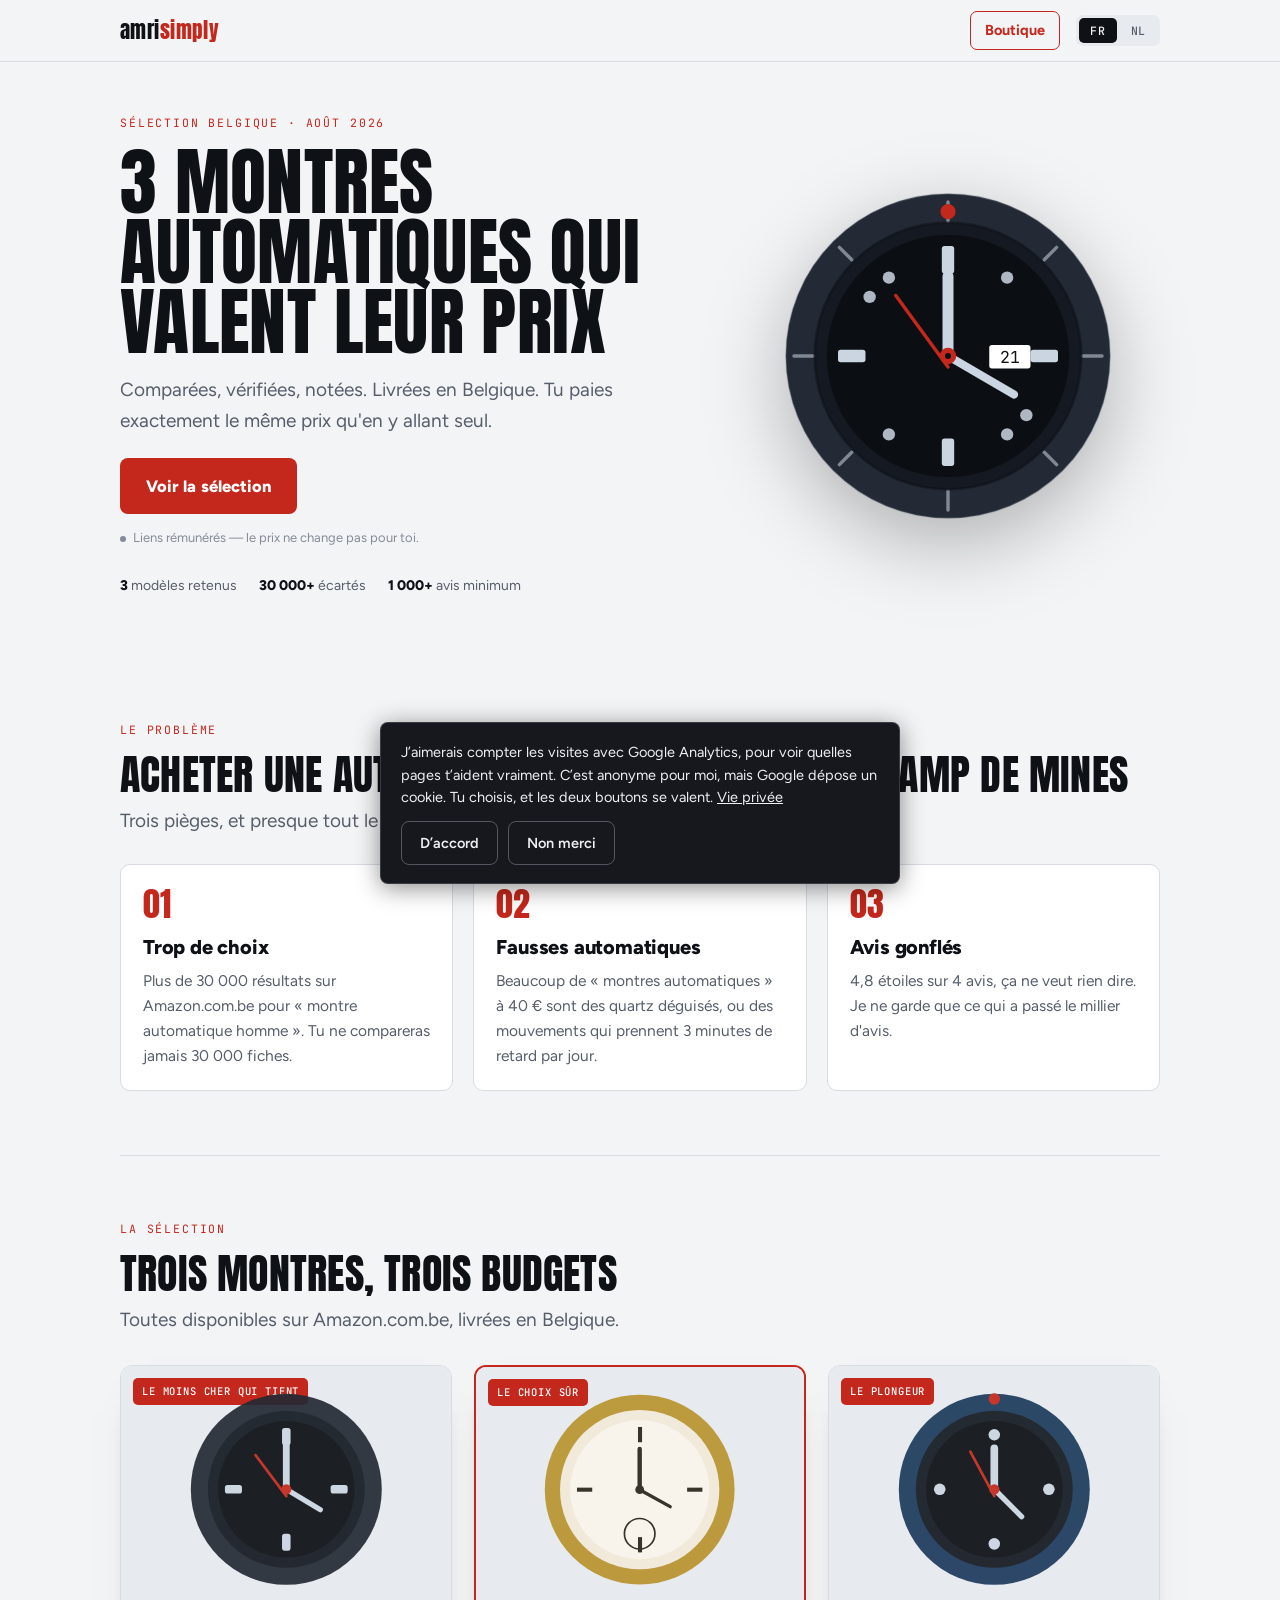
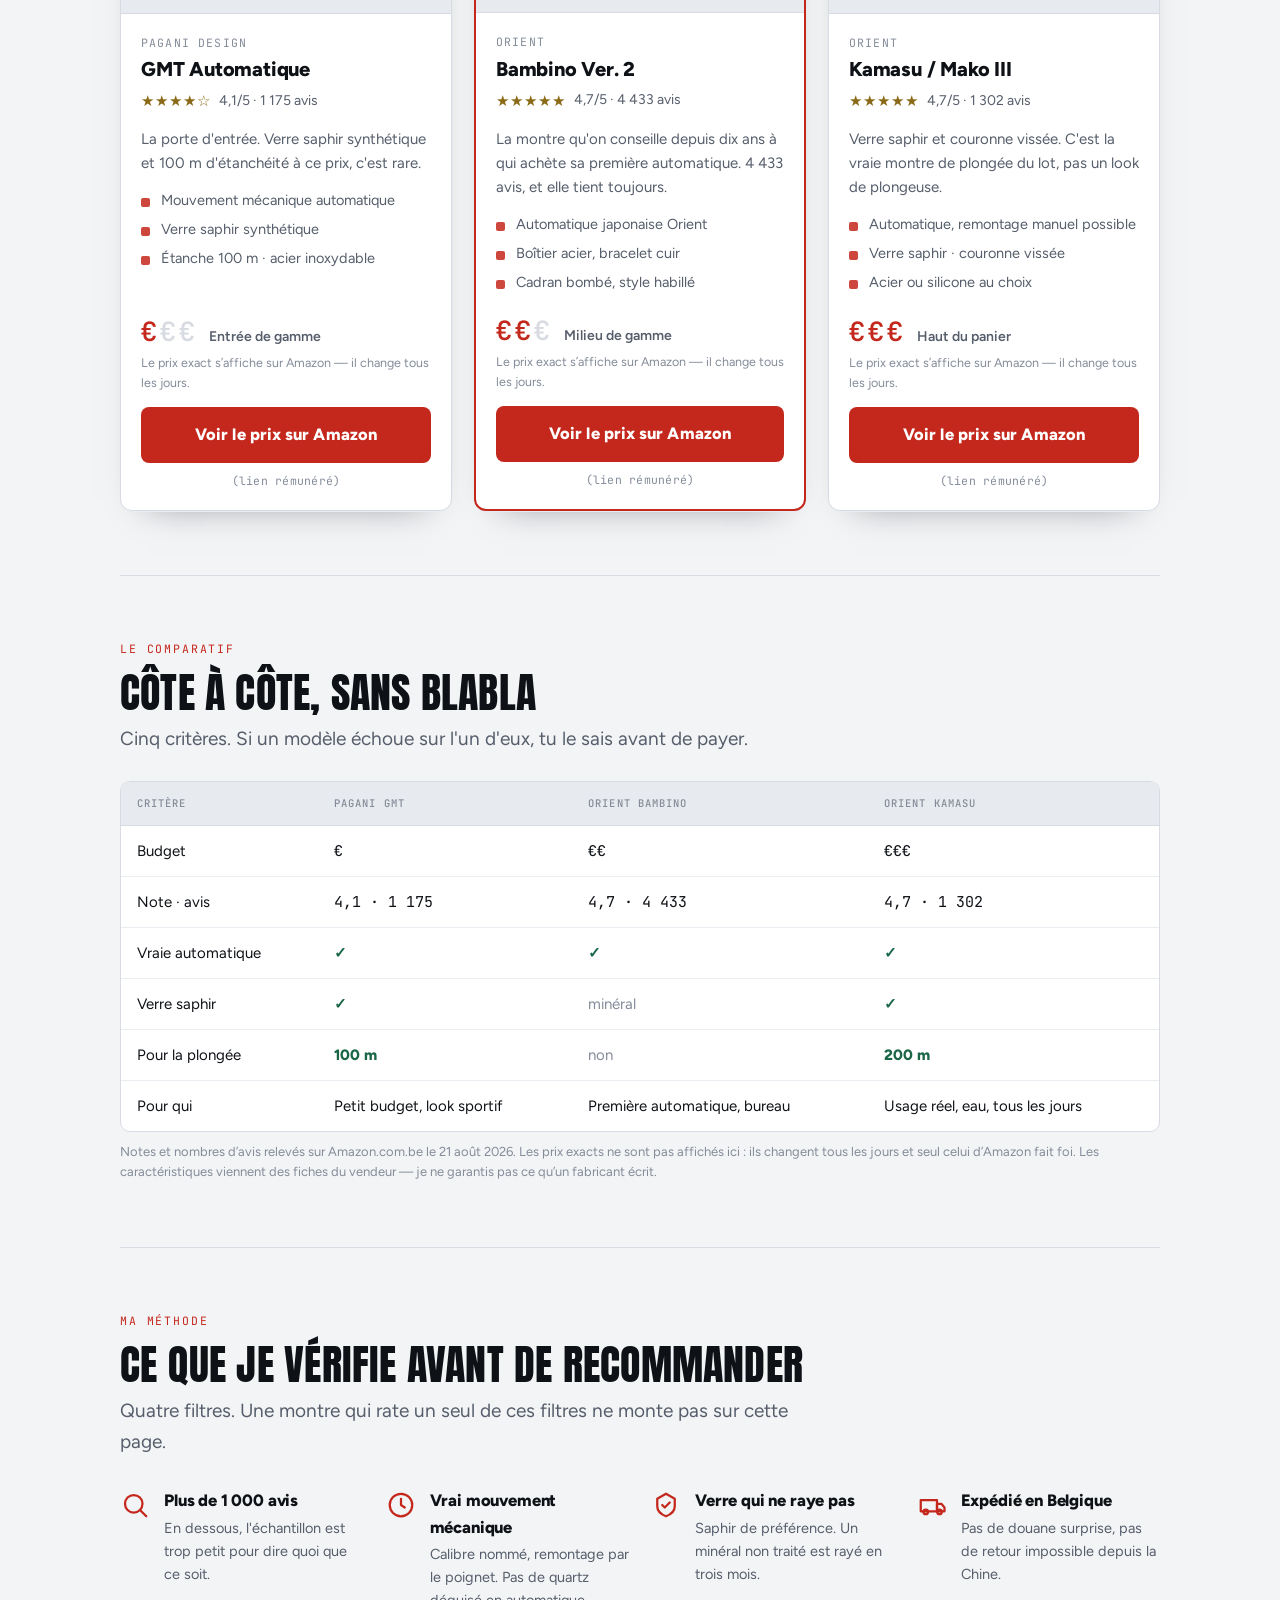
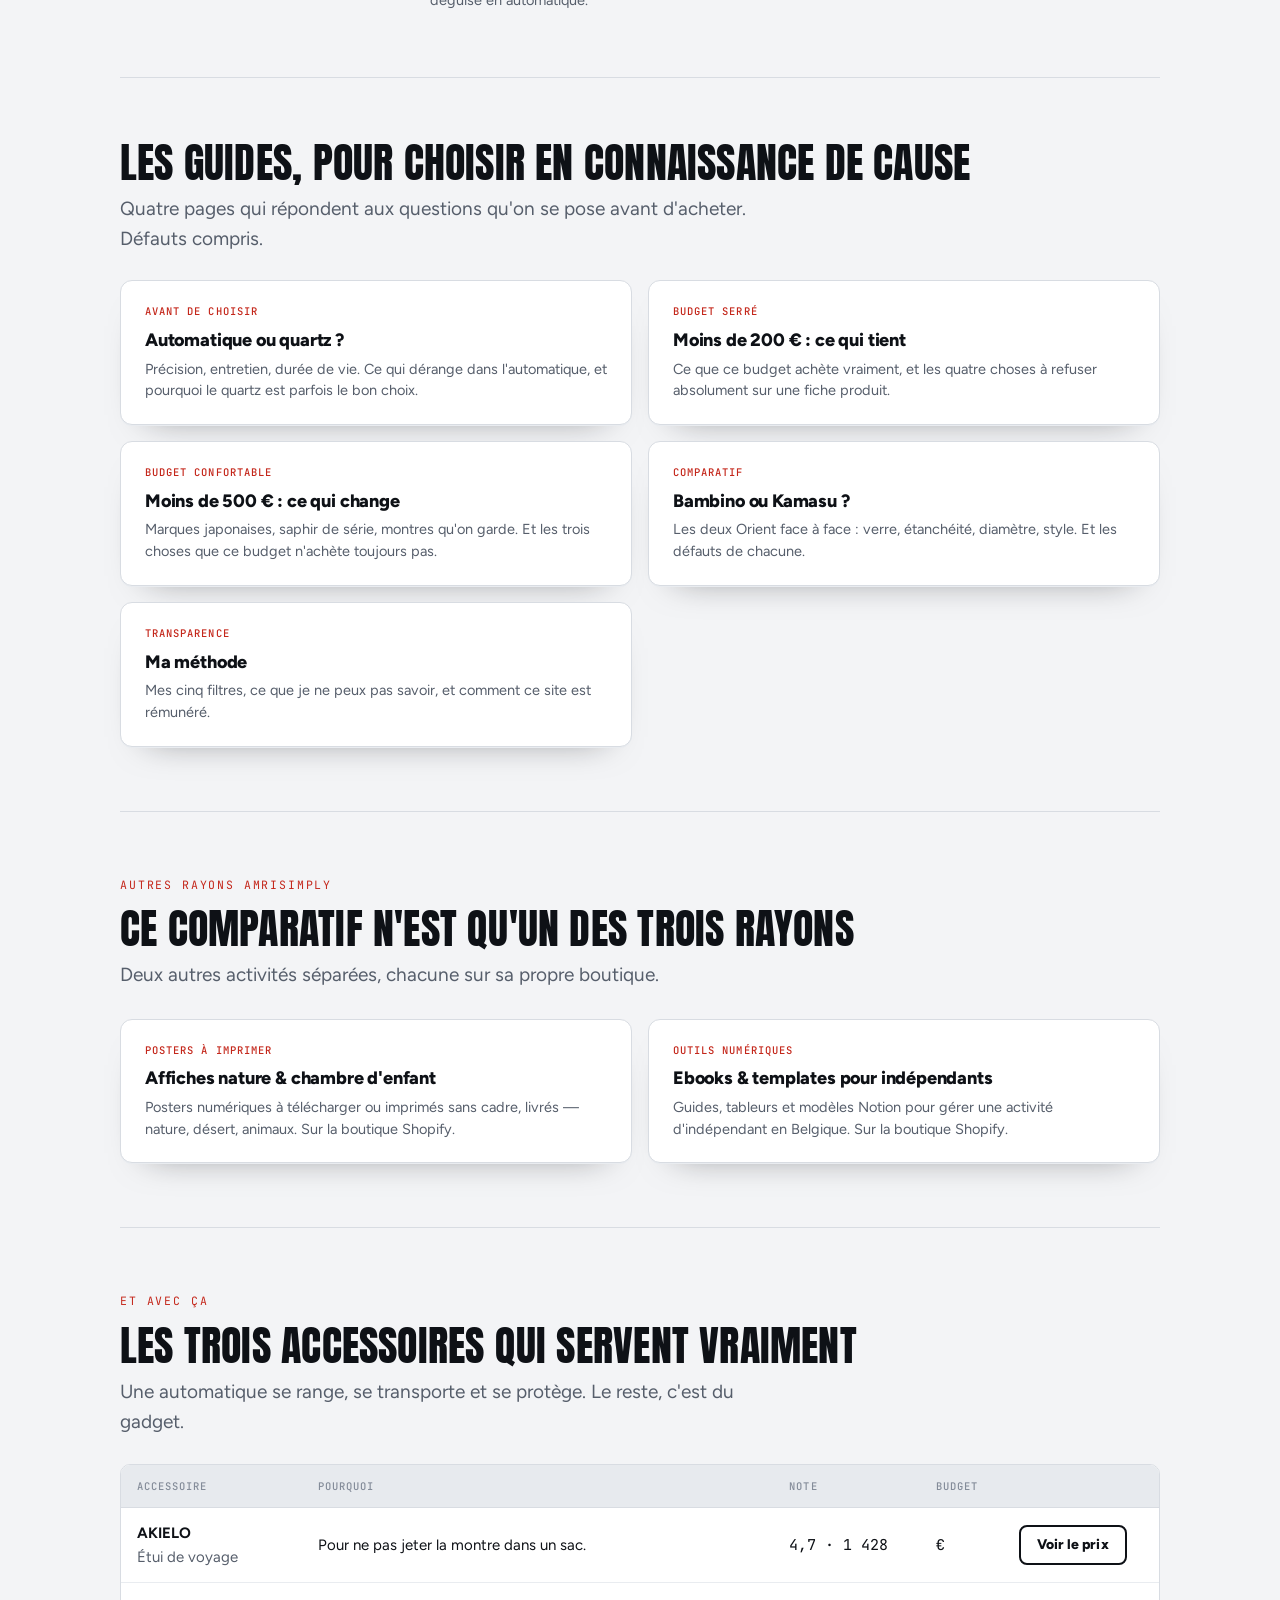
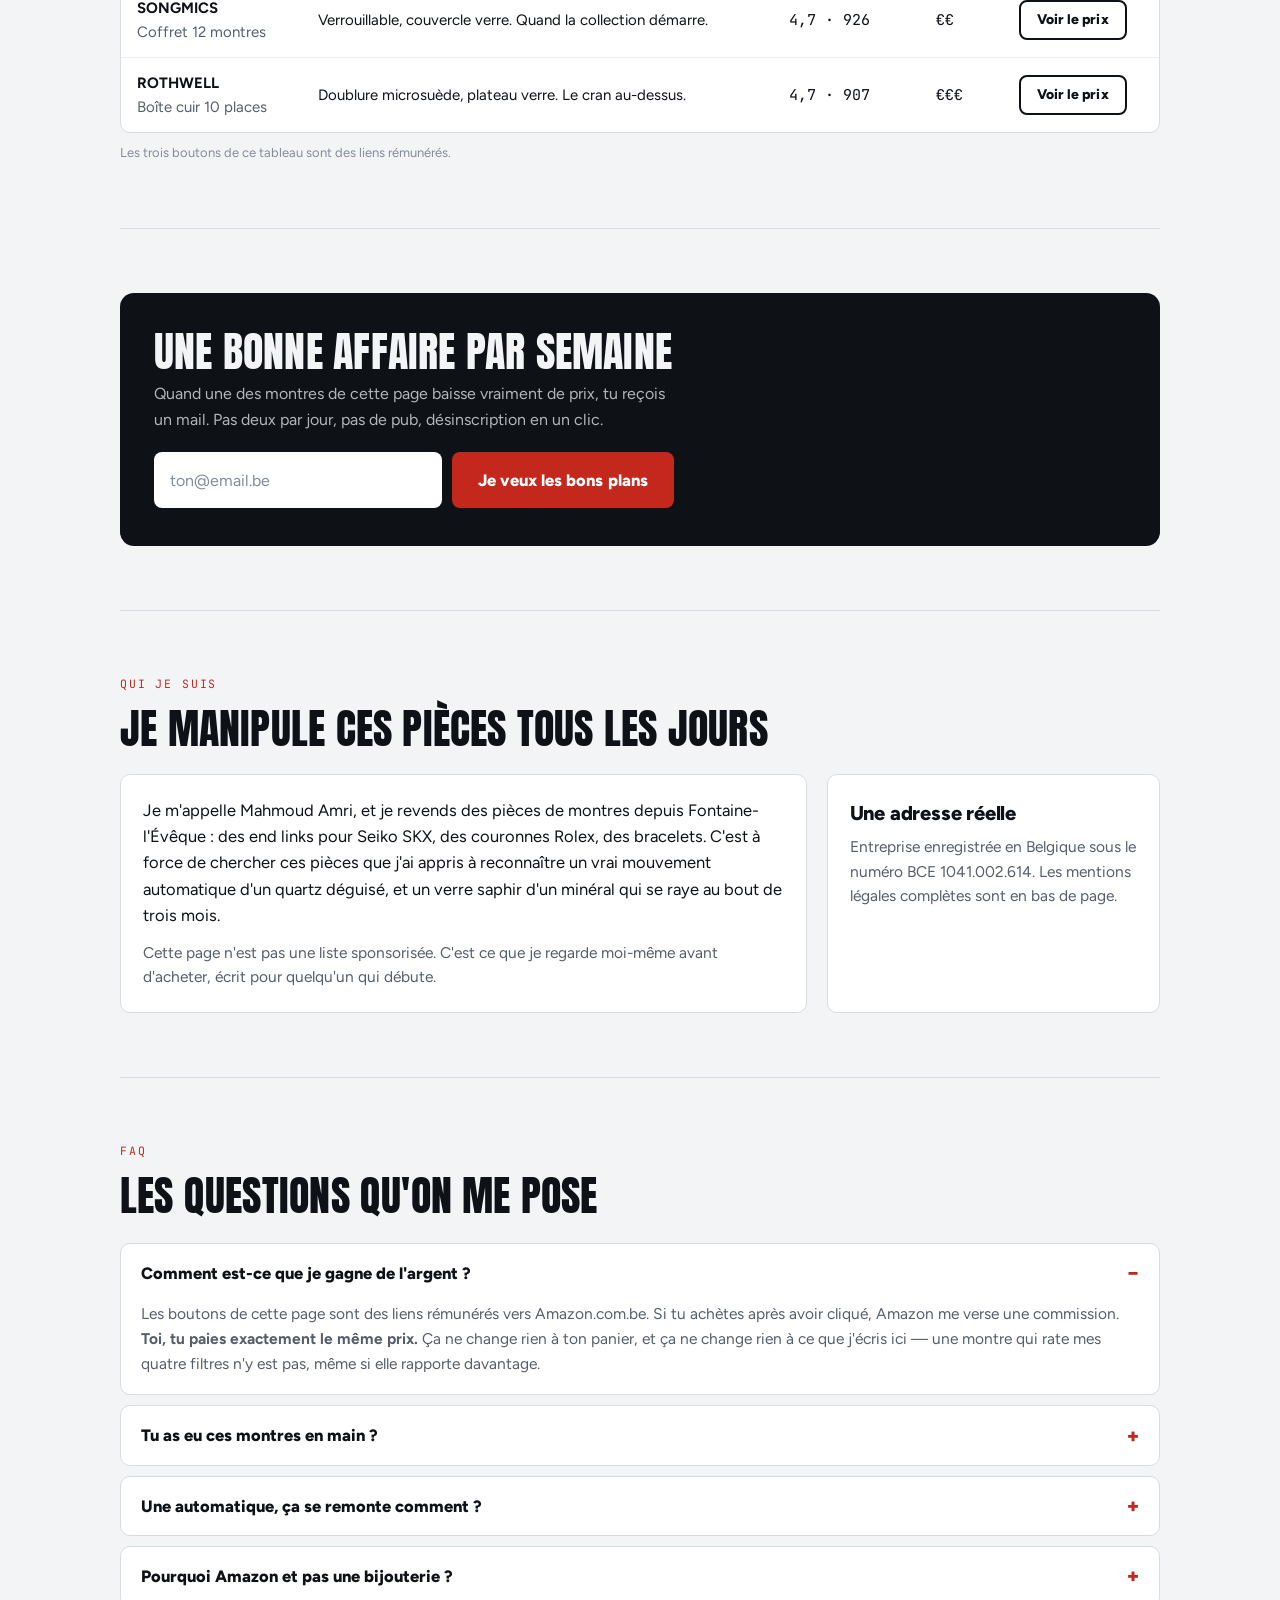
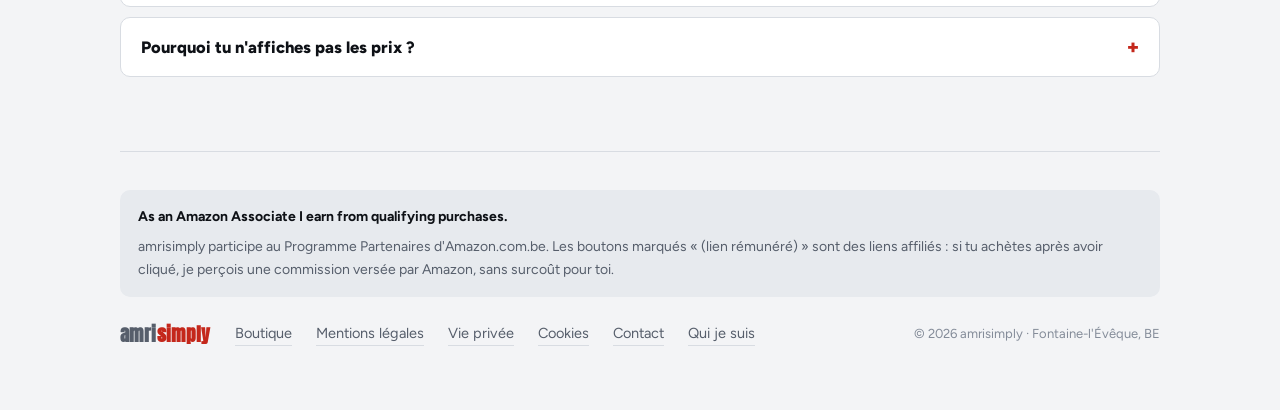
<file: index.html>
<!doctype html>
<html lang="fr">
<head>
<meta charset="utf-8">
<meta name="viewport" content="width=device-width, initial-scale=1">
<title>amrisimply — 3 montres automatiques qui valent leur prix</title>
<meta name="description" content="Trois montres automatiques pour homme comparées et vérifiées, livrées en Belgique. Ce que je regarde avant d'acheter : mouvement, verre, avis. Liens vers Amazon.com.be.">
<meta name="author" content="Mahmoud Amri">
<link rel="canonical" href="https://amrisimply.com/">

<link rel="alternate" hreflang="fr-BE" href="https://amrisimply.com/">
<link rel="alternate" hreflang="nl-BE" href="https://amrisimply.com/">
<link rel="alternate" hreflang="x-default" href="https://amrisimply.com/">
<meta name="theme-color" content="#0E1116">
<link rel="icon" href="data:image/svg+xml,%3Csvg xmlns='http://www.w3.org/2000/svg' viewBox='0 0 64 64'%3E%3Ccircle cx='32' cy='32' r='31' fill='%23232A35'/%3E%3Ccircle cx='32' cy='32' r='23' fill='%230B0E13'/%3E%3Crect x='30' y='11' width='4' height='8' rx='1' fill='%23CBD5E1'/%3E%3Crect x='45' y='30' width='8' height='4' rx='1' fill='%23CBD5E1'/%3E%3Crect x='30' y='45' width='4' height='8' rx='1' fill='%23CBD5E1'/%3E%3Crect x='11' y='30' width='8' height='4' rx='1' fill='%23CBD5E1'/%3E%3Cpath d='M32 32V19' stroke='%23CBD5E1' stroke-width='4' stroke-linecap='round'/%3E%3Cpath d='M32 32l9 6' stroke='%23CBD5E1' stroke-width='3' stroke-linecap='round'/%3E%3Ccircle cx='32' cy='32' r='3' fill='%23C4271B'/%3E%3C/svg%3E">
<link rel="apple-touch-icon" href="data:image/svg+xml,%3Csvg xmlns='http://www.w3.org/2000/svg' viewBox='0 0 64 64'%3E%3Ccircle cx='32' cy='32' r='31' fill='%23232A35'/%3E%3Ccircle cx='32' cy='32' r='23' fill='%230B0E13'/%3E%3Crect x='30' y='11' width='4' height='8' rx='1' fill='%23CBD5E1'/%3E%3Crect x='45' y='30' width='8' height='4' rx='1' fill='%23CBD5E1'/%3E%3Crect x='30' y='45' width='4' height='8' rx='1' fill='%23CBD5E1'/%3E%3Crect x='11' y='30' width='8' height='4' rx='1' fill='%23CBD5E1'/%3E%3Cpath d='M32 32V19' stroke='%23CBD5E1' stroke-width='4' stroke-linecap='round'/%3E%3Cpath d='M32 32l9 6' stroke='%23CBD5E1' stroke-width='3' stroke-linecap='round'/%3E%3Ccircle cx='32' cy='32' r='3' fill='%23C4271B'/%3E%3C/svg%3E">

<meta property="og:type" content="website">
<meta property="og:site_name" content="amrisimply">
<meta property="og:locale" content="fr_BE">
<meta property="og:locale:alternate" content="nl_BE">
<meta property="og:url" content="https://amrisimply.com/">
<meta property="og:title" content="3 montres automatiques qui valent leur prix">
<meta property="og:description" content="Trois montres automatiques pour homme comparées et vérifiées, livrées en Belgique. Ce que je regarde avant d'acheter : mouvement, verre, avis. Liens vers Amazon.com.be.">
<meta name="twitter:card" content="summary_large_image">

<meta name="robots" content="index, follow, max-image-preview:large">

<script type="application/ld+json">
{
  "@context":"https://schema.org",
  "@graph":[
    {
      "@type":"Organization",
      "@id":"https://amrisimply.com/#organisation",
      "name":"amrisimply",
      "url":"https://amrisimply.com/",
      "founder":{"@type":"Person","name":"Mahmoud Amri"},
      "areaServed":{"@type":"Country","name":"Belgique"},
      "description":"Comparatifs de montres automatiques abordables, ecrits pour le marche belge."
    },
    {
      "@type":"WebSite",
      "@id":"https://amrisimply.com/#site",
      "name":"amrisimply",
      "url":"https://amrisimply.com/",
      "inLanguage":["fr-BE","nl-BE"],
      "publisher":{"@id":"https://amrisimply.com/#organisation"}
    },
    {
      "@type":"CollectionPage",
      "@id":"https://amrisimply.com/#accueil",
      "url":"https://amrisimply.com/",
      "name":"3 montres automatiques qui valent leur prix",
      "isPartOf":{"@id":"https://amrisimply.com/#site"},
      "about":{"@id":"https://amrisimply.com/#organisation"},
      "inLanguage":"fr-BE"
    }
  ]
}
</script>

<link rel="preconnect" href="https://fonts.googleapis.com">
<link rel="preconnect" href="https://fonts.gstatic.com" crossorigin>
<link rel="stylesheet" href="https://fonts.googleapis.com/css2?family=Anton&family=Figtree:wght@400;500;600;800;900&family=JetBrains+Mono:wght@400;500&display=swap">
<style>
:root{
  --paper:#F3F4F6; --surface:#FFFFFF; --surface-2:#E7EAEE;
  --ink:#0E1116; --ink-2:#565E6B; --ink-3:#848C99;
  --rule:#D8DCE2; --rule-soft:#E9ECF0;
  --red:#C4271B; --red-2:#A81F15; --red-soft:#FBE8E6; --on-red:#FFFFFF;
  --gold:#8A6A16; --ok:#1A6647;
  --dial:#141922; --dial-2:#0B0E13; --bezel:#232A35; --lume:#CBD5E1;
  --shadow:0 1px 0 var(--rule-soft), 0 18px 36px -28px rgba(14,17,22,.55);
}
@media (prefers-color-scheme: dark){
  :root:not([data-theme="light"]){
    --paper:#0D0F13; --surface:#161A20; --surface-2:#1E232B;
    --ink:#EDEFF3; --ink-2:#98A0AD; --ink-3:#6B7280;
    --rule:#282E37; --rule-soft:#1E232B;
    --red:#FF6152; --red-2:#FF7A6D; --red-soft:#331411; --on-red:#1B0704;
    --gold:#D8A93A; --ok:#4FC08C;
    --dial:#10151D; --dial-2:#070A0E; --bezel:#1C232D; --lume:#C7D2E0;
    --shadow:0 1px 0 var(--rule-soft), 0 20px 40px -30px rgba(0,0,0,.95);
  }
}
:root[data-theme="dark"]{
  --paper:#0D0F13; --surface:#161A20; --surface-2:#1E232B;
  --ink:#EDEFF3; --ink-2:#98A0AD; --ink-3:#6B7280;
  --rule:#282E37; --rule-soft:#1E232B;
  --red:#FF6152; --red-2:#FF7A6D; --red-soft:#331411; --on-red:#1B0704;
  --gold:#D8A93A; --ok:#4FC08C;
  --dial:#10151D; --dial-2:#070A0E; --bezel:#1C232D; --lume:#C7D2E0;
  --shadow:0 1px 0 var(--rule-soft), 0 20px 40px -30px rgba(0,0,0,.95);
}

*{box-sizing:border-box}
body{
  margin:0;background:var(--paper);color:var(--ink);
  font-family:Figtree,"Helvetica Neue",Arial,sans-serif;font-size:17px;line-height:1.6;
  -webkit-font-smoothing:antialiased;
}
#page[data-lang="fr"] .lg-nl{display:none}
#page[data-lang="nl"] .lg-fr{display:none}

.shell{max-width:1080px;margin:0 auto;padding:0 20px}
.sec{padding:64px 0;border-top:1px solid var(--rule);scroll-margin-top:64px}
.sec:first-of-type{border-top:none}

h1,h2,.big{font-family:Anton,Impact,"Arial Narrow Bold",sans-serif;font-weight:400;letter-spacing:.005em;text-transform:uppercase}
h1{font-size:clamp(38px,7.4vw,74px);line-height:.95;margin:0 0 18px;text-wrap:balance}
h2{font-size:clamp(28px,4.6vw,42px);line-height:1;margin:0 0 10px}
h3{font-family:Figtree,sans-serif;font-weight:800;font-size:20px;margin:0 0 6px;letter-spacing:-.01em}
p{margin:0 0 14px}
a{color:inherit}
.lead{font-size:19px;color:var(--ink-2);max-width:56ch}
.eyebrow{
  font-family:"JetBrains Mono",ui-monospace,monospace;font-size:11.5px;letter-spacing:.16em;
  text-transform:uppercase;color:var(--red);margin:0 0 14px;
}
.muted{color:var(--ink-2)}
.fine{font-size:13px;color:var(--ink-3);margin:10px 0 0}

/* topbar */
.topbar{
  position:sticky;top:0;z-index:20;background:var(--paper);
  border-bottom:1px solid var(--rule);
}
.topbar .in{max-width:1080px;margin:0 auto;padding:11px 20px;display:flex;align-items:center;gap:16px}
.brand{font-family:Anton,sans-serif;font-size:21px;letter-spacing:.02em;text-transform:lowercase;margin-right:auto}
.brand span{color:var(--red)}
.langs{display:flex;gap:3px;background:var(--surface-2);padding:3px;border-radius:7px}
.langs button{
  font-family:"JetBrains Mono",ui-monospace,monospace;font-size:11.5px;letter-spacing:.06em;
  border:none;background:transparent;color:var(--ink-2);cursor:pointer;padding:5px 11px;border-radius:5px;font-weight:500;
}
.langs button[aria-pressed="true"]{background:var(--ink);color:var(--paper)}
.langs button:focus-visible,.btn:focus-visible,summary:focus-visible{outline:2px solid var(--red);outline-offset:3px}
.shoplink{
  font-family:Figtree,sans-serif;font-size:14.5px;font-weight:700;white-space:nowrap;
  color:var(--red);text-decoration:none;border:1px solid var(--red);
  border-radius:7px;padding:7px 14px;transition:background .15s,color .15s;
}
.shoplink:hover{background:var(--red);color:var(--on-red)}
.shoplink:focus-visible{outline:2px solid var(--red);outline-offset:3px}

/* buttons */
.btn{
  display:inline-flex;align-items:center;justify-content:center;gap:9px;
  background:var(--red);color:var(--on-red);border:none;border-radius:8px;
  font-family:Figtree,sans-serif;font-weight:800;font-size:16.5px;
  padding:0 26px;height:56px;text-decoration:none;cursor:pointer;letter-spacing:.005em;
}
.btn:hover{background:var(--red-2)}
.btn.wide{width:100%}
.btn.ghost{background:transparent;color:var(--ink);border:2px solid var(--ink);height:52px}
.btn.ghost:hover{background:var(--ink);color:var(--paper)}

/* hero */
.hero{padding:52px 0 60px;display:grid;grid-template-columns:1.15fr .85fr;gap:44px;align-items:center}
.hero .disc{
  font-size:13px;color:var(--ink-3);margin:12px 0 0;display:flex;align-items:center;gap:7px;
}
.hero .disc::before{content:"";width:6px;height:6px;border-radius:50%;background:var(--ink-3);flex:0 0 auto}
.dialwrap{display:flex;justify-content:center}
.dialwrap svg{width:100%;max-width:330px;height:auto;filter:drop-shadow(0 24px 40px rgba(0,0,0,.28))}
.trust{display:flex;flex-wrap:wrap;gap:8px 22px;margin-top:26px;font-size:14px;color:var(--ink-2)}
.trust b{color:var(--ink);font-weight:800}

/* problem */
.grid3{display:grid;grid-template-columns:repeat(auto-fit,minmax(230px,1fr));gap:20px}
.prob{background:var(--surface);border:1px solid var(--rule);border-radius:10px;padding:22px}
.prob .n{font-family:Anton,sans-serif;font-size:34px;color:var(--red);line-height:1;margin-bottom:10px}
.prob p{margin:0;font-size:15.5px;color:var(--ink-2)}

/* cards */
.cards{display:grid;grid-template-columns:repeat(auto-fit,minmax(280px,1fr));gap:22px;align-items:stretch}
.card{
  background:var(--surface);border:1px solid var(--rule);border-radius:12px;
  display:flex;flex-direction:column;overflow:hidden;box-shadow:var(--shadow);
}
.card.best{border:2px solid var(--red)}
.card .shot{
  position:relative;background:var(--surface-2);aspect-ratio:4/3;
  display:flex;align-items:center;justify-content:center;border-bottom:1px solid var(--rule);
}
.card .shot svg{width:62%;height:auto;opacity:.92}
.badge{
  position:absolute;top:12px;left:12px;background:var(--red);color:var(--on-red);
  font-family:"JetBrains Mono",ui-monospace,monospace;font-size:10.5px;letter-spacing:.08em;
  text-transform:uppercase;padding:5px 9px;border-radius:5px;font-weight:500;
  max-width:calc(100% - 24px);
}
.card .body{padding:20px;display:flex;flex-direction:column;flex:1;gap:0}
.card .brandname{font-family:"JetBrains Mono",ui-monospace,monospace;font-size:11.5px;letter-spacing:.1em;text-transform:uppercase;color:var(--ink-3);margin-bottom:5px}
.card h3{margin-bottom:8px;line-height:1.2}
.card .why{font-size:15px;color:var(--ink-2);margin:0 0 14px}
.card ul{list-style:none;margin:0 0 16px;padding:0;font-size:14.5px}
.card ul li{padding-left:20px;position:relative;margin-bottom:6px;color:var(--ink-2)}
.card ul li::before{content:"";position:absolute;left:0;top:9px;width:9px;height:9px;border-radius:2px;background:var(--red);opacity:.85}
.rating{display:flex;align-items:center;gap:8px;font-size:14px;color:var(--ink-2);margin-bottom:14px}
.stars{color:var(--gold);letter-spacing:1px;font-size:15px}
.price{
  font-family:"JetBrains Mono",ui-monospace,monospace;font-weight:500;font-size:28px;
  font-variant-numeric:tabular-nums;margin:auto 0 4px;line-height:1.1;
}
.pricenote{font-size:12.5px;color:var(--ink-3);margin:0 0 14px}
.afflabel{font-size:11.5px;color:var(--ink-3);margin:9px 0 0;text-align:center;font-family:"JetBrains Mono",ui-monospace,monospace;letter-spacing:.02em}
.tier{display:flex;align-items:baseline;gap:11px;margin:auto 0 4px;flex-wrap:wrap}
.tierdots{font-family:"JetBrains Mono",ui-monospace,monospace;font-size:27px;font-weight:500;letter-spacing:3px;line-height:1.1}
.tierdots b{color:var(--red);font-weight:500}
.tierdots i{color:var(--rule);font-style:normal}
.tierlabel{font-size:14px;color:var(--ink-2);font-weight:600}

/* modals */
.ovl{position:fixed;inset:0;background:rgba(6,8,12,.74);z-index:60;display:none;padding:16px;overflow-y:auto}
.ovl[data-open="1"]{display:block}
.modal{background:var(--surface);color:var(--ink);max-width:760px;margin:28px auto;border-radius:12px;padding:28px 30px 34px;border:1px solid var(--rule)}
.modal h3{font-family:Anton,Impact,sans-serif;font-weight:400;font-size:clamp(24px,4.5vw,30px);text-transform:uppercase;margin:0 0 14px;letter-spacing:.005em}
.modal h4{font-family:Figtree,sans-serif;font-weight:800;font-size:16px;margin:22px 0 6px;color:var(--ink)}
.modal p,.modal li{font-size:15.5px;color:var(--ink-2)}
.modal dl{margin:0 0 8px;font-size:15.5px}
.modal dt{font-weight:800;color:var(--ink);margin-top:11px}
.modal dd{margin:0;color:var(--ink-2)}
.modal a{color:var(--red)}
.mclose{float:right;margin:-6px -6px 0 12px;border:none;background:var(--surface-2);color:var(--ink);width:38px;height:38px;border-radius:50%;cursor:pointer;font-size:19px;line-height:1;font-family:Figtree,sans-serif}
.mclose:hover{background:var(--red);color:var(--on-red)}
.mclose:focus-visible{outline:2px solid var(--red);outline-offset:3px}

/* table */
.scroller{overflow-x:auto;border:1px solid var(--rule);border-radius:10px;background:var(--surface)}
table{border-collapse:collapse;width:100%;min-width:620px;font-size:15px}
th,td{text-align:left;padding:13px 16px;border-bottom:1px solid var(--rule-soft)}
thead th{
  font-family:"JetBrains Mono",ui-monospace,monospace;font-size:10.5px;letter-spacing:.1em;
  text-transform:uppercase;color:var(--ink-3);font-weight:500;background:var(--surface-2);
  border-bottom:1px solid var(--rule);
}
tbody tr:last-child td{border-bottom:none}
td.n{font-family:"JetBrains Mono",ui-monospace,monospace;font-variant-numeric:tabular-nums;white-space:nowrap}
.yes{color:var(--ok);font-weight:800}
.no{color:var(--ink-3)}

/* method */
.method{display:grid;grid-template-columns:repeat(auto-fit,minmax(215px,1fr));gap:22px}
.mi{display:flex;gap:14px;align-items:flex-start}
.mi svg{width:30px;height:30px;flex:0 0 auto;margin-top:3px;stroke:var(--red);fill:none;stroke-width:1.8;stroke-linecap:round;stroke-linejoin:round}
.mi h3{font-size:16.5px;margin-bottom:3px}
.mi p{font-size:14.5px;color:var(--ink-2);margin:0}

/* email band */
.band{background:var(--ink);color:var(--paper);border-radius:14px;padding:38px 34px;margin:0}
.band h2{color:var(--paper);margin-bottom:8px}
.band p{color:var(--paper);opacity:.72;max-width:52ch;font-size:16px}
.form{display:flex;gap:10px;flex-wrap:wrap;margin-top:20px;max-width:520px}
.form input{
  flex:1 1 220px;height:56px;border-radius:8px;border:none;padding:0 16px;
  font-family:Figtree,sans-serif;font-size:16px;background:var(--surface);color:var(--ink);
}
.form input::placeholder{color:var(--ink-3)}

/* faq */
details{background:var(--surface);border:1px solid var(--rule);border-radius:10px;margin-bottom:10px;overflow:hidden}
summary{
  cursor:pointer;padding:16px 20px;font-weight:800;font-size:16.5px;list-style:none;
  display:flex;align-items:center;gap:12px;
}
summary::-webkit-details-marker{display:none}
summary::after{content:"+";margin-left:auto;font-family:"JetBrains Mono",monospace;color:var(--red);font-size:20px;line-height:1}
details[open] summary::after{content:"–"}
details .ans{padding:0 20px 18px;color:var(--ink-2);font-size:15.5px}
details .ans p:last-child{margin-bottom:0}

/* footer */
footer{border-top:1px solid var(--rule);padding:38px 0 60px;font-size:14.5px;color:var(--ink-2)}
.legal{
  background:var(--surface-2);border-radius:10px;padding:16px 18px;margin:0 0 22px;
  font-size:14px;color:var(--ink-2);
}
.legal b{color:var(--ink)}
.fnav{display:flex;flex-wrap:wrap;gap:10px 24px;align-items:center}
.fnav a{color:var(--ink-2);text-decoration:none;border-bottom:1px solid var(--rule)}
.fnav a:hover{color:var(--red);border-color:var(--red)}

/* prototype ribbon */
.proto{
  background:var(--red-soft);border-bottom:1px solid var(--rule);
  font-family:"JetBrains Mono",ui-monospace,monospace;font-size:11.5px;color:var(--red);
  text-align:center;padding:7px 16px;letter-spacing:.03em;
}

@media (max-width:860px){
  .hero{grid-template-columns:1fr;gap:30px;padding:38px 0 44px}
  .dialwrap{order:-1}
  .dialwrap svg{max-width:210px}
  .band{padding:30px 22px}
}
@media (max-width:520px){
  body{font-size:16px}
  .btn{width:100%}
  .sec{padding:48px 0}
}
@media (prefers-reduced-motion:reduce){*{animation:none!important;transition:none!important}}

/* --- guides : liens vers les pages de contenu --- */
.guides{display:grid;grid-template-columns:repeat(2,1fr);gap:16px;margin-top:26px}
@media(max-width:760px){.guides{grid-template-columns:1fr}}
.guide{
  display:block;text-decoration:none;background:var(--surface);
  border:1px solid var(--rule);border-radius:12px;padding:22px 24px;
  box-shadow:var(--shadow);transition:border-color .15s ease;
}
.guide:hover{border-color:var(--red)}
.guide .k{
  font-family:"JetBrains Mono",ui-monospace,monospace;font-size:10.5px;
  letter-spacing:.1em;text-transform:uppercase;color:var(--red);
  display:block;margin-bottom:9px;font-weight:500;
}
.guide h3{font-size:18px;font-weight:800;color:var(--ink);margin:0 0 7px;line-height:1.25}
.guide p{font-size:14.5px;color:var(--ink-2);margin:0;line-height:1.5}
</style>
</head>
<body>
<div id="page" data-lang="fr">

<div class="topbar">
  <div class="in">
    <div class="brand">amri<span>simply</span></div>
    <a class="shoplink" href="https://cn0zpp-by.myshopify.com"><span class="lg-fr">Boutique</span><span class="lg-nl">Winkel</span></a>
    <div class="langs" role="group" aria-label="Langue / Taal">
      <button type="button" data-lang="fr" aria-pressed="true">FR</button>
      <button type="button" data-lang="nl" aria-pressed="false">NL</button>
    </div>
  </div>
</div>

<div class="shell">

<!-- HERO -->
<header class="hero">
  <div>
    <p class="eyebrow"><span class="lg-fr">Sélection Belgique · août 2026</span><span class="lg-nl">Selectie België · augustus 2026</span></p>
    <h1>
      <span class="lg-fr">3 montres automatiques qui valent leur prix</span>
      <span class="lg-nl">3 automatische horloges die hun prijs waard zijn</span>
    </h1>
    <p class="lead">
      <span class="lg-fr">Comparées, vérifiées, notées. Livrées en Belgique. Tu paies exactement le même prix qu'en y allant seul.</span>
      <span class="lg-nl">Vergeleken, geverifieerd, beoordeeld. Geleverd in België. Je betaalt precies dezelfde prijs als wanneer je er zelf naartoe gaat.</span>
    </p>
    <p style="margin-top:22px"><a class="btn" href="#selection"><span class="lg-fr">Voir la sélection</span><span class="lg-nl">Bekijk de selectie</span></a></p>
    <p class="disc">
      <span class="lg-fr">Liens rémunérés — le prix ne change pas pour toi.</span>
      <span class="lg-nl">Betaalde links — de prijs verandert niet voor jou.</span>
    </p>
    <div class="trust">
      <span><b>3</b> <span class="lg-fr">modèles retenus</span><span class="lg-nl">geselecteerde modellen</span></span>
      <span><b>30 000+</b> <span class="lg-fr">écartés</span><span class="lg-nl">afgewezen</span></span>
      <span><b>1 000+</b> <span class="lg-fr">avis minimum</span><span class="lg-nl">reviews minimum</span></span>
    </div>
  </div>
  <div class="dialwrap">
    <svg viewBox="0 0 240 240" role="img" aria-label="Cadran de montre de plongée">
      <circle cx="120" cy="120" r="118" fill="var(--bezel)"/>
      <circle cx="120" cy="120" r="118" fill="none" stroke="var(--ink-3)" stroke-opacity=".35" stroke-width="1"/>
      <g stroke="var(--lume)" stroke-width="2.5" stroke-linecap="round" opacity=".55">
        <line x1="120" y1="8" x2="120" y2="22"/><line x1="232" y1="120" x2="218" y2="120"/>
        <line x1="120" y1="232" x2="120" y2="218"/><line x1="8" y1="120" x2="22" y2="120"/>
        <line x1="199" y1="41" x2="190" y2="50"/><line x1="199" y1="199" x2="190" y2="190"/>
        <line x1="41" y1="199" x2="50" y2="190"/><line x1="41" y1="41" x2="50" y2="50"/>
      </g>
      <circle cx="120" cy="15" r="5.5" fill="var(--red)"/>
      <circle cx="120" cy="120" r="97" fill="var(--dial)"/>
      <circle cx="120" cy="120" r="97" fill="none" stroke="var(--ink)" stroke-opacity=".5" stroke-width="2"/>
      <circle cx="120" cy="120" r="88" fill="var(--dial-2)"/>
      <g fill="var(--lume)">
        <rect x="115.5" y="40" width="9" height="20" rx="2"/>
        <rect x="180" y="115.5" width="20" height="9" rx="2"/>
        <rect x="115.5" y="180" width="9" height="20" rx="2"/>
        <rect x="40" y="115.5" width="20" height="9" rx="2"/>
      </g>
      <g fill="var(--lume)" opacity=".85">
        <circle cx="163" cy="63" r="4.5"/><circle cx="177" cy="163" r="4.5"/>
        <circle cx="77" cy="177" r="4.5"/><circle cx="63" cy="77" r="4.5"/>
        <circle cx="163" cy="177" r="4.5"/><circle cx="77" cy="63" r="4.5"/>
      </g>
      <rect x="150" y="112" width="30" height="17" rx="2" fill="var(--surface)"/>
      <text x="165" y="125" text-anchor="middle" font-family="JetBrains Mono, monospace" font-size="12" fill="var(--ink)">21</text>
      <g stroke-linecap="round">
        <line x1="120" y1="120" x2="120" y2="62" stroke="var(--lume)" stroke-width="8"/>
        <line x1="120" y1="120" x2="168" y2="148" stroke="var(--lume)" stroke-width="6"/>
        <line x1="120" y1="128" x2="82" y2="76" stroke="var(--red)" stroke-width="2.5"/>
      </g>
      <circle cx="120" cy="120" r="6" fill="var(--red)"/>
      <circle cx="120" cy="120" r="2.2" fill="var(--dial-2)"/>
    </svg>
  </div>
</header>

<!-- PROBLEME -->
<section class="sec">
  <p class="eyebrow"><span class="lg-fr">Le problème</span><span class="lg-nl">Het probleem</span></p>
  <h2><span class="lg-fr">Acheter une automatique en ligne, c'est un champ de mines</span><span class="lg-nl">Online een automaat kopen is een mijnenveld</span></h2>
  <p class="lead" style="margin-bottom:28px"><span class="lg-fr">Trois pièges, et presque tout le monde tombe dedans.</span><span class="lg-nl">Drie valkuilen, en bijna iedereen trapt erin.</span></p>
  <div class="grid3">
    <div class="prob">
      <div class="n">01</div>
      <h3><span class="lg-fr">Trop de choix</span><span class="lg-nl">Te veel keuze</span></h3>
      <p><span class="lg-fr">Plus de 30 000 résultats sur Amazon.com.be pour « montre automatique homme ». Tu ne compareras jamais 30 000 fiches.</span><span class="lg-nl">Meer dan 30.000 resultaten op Amazon.com.be voor « automatisch horloge heren ». Je gaat nooit 30.000 pagina's vergelijken.</span></p>
    </div>
    <div class="prob">
      <div class="n">02</div>
      <h3><span class="lg-fr">Fausses automatiques</span><span class="lg-nl">Nep-automaten</span></h3>
      <p><span class="lg-fr">Beaucoup de « montres automatiques » à 40 € sont des quartz déguisés, ou des mouvements qui prennent 3 minutes de retard par jour.</span><span class="lg-nl">Veel « automatische horloges » van 40 € zijn vermomde quartz, of uurwerken die 3 minuten per dag achterlopen.</span></p>
    </div>
    <div class="prob">
      <div class="n">03</div>
      <h3><span class="lg-fr">Avis gonflés</span><span class="lg-nl">Opgeblazen reviews</span></h3>
      <p><span class="lg-fr">4,8 étoiles sur 4 avis, ça ne veut rien dire. Je ne garde que ce qui a passé le millier d'avis.</span><span class="lg-nl">4,8 sterren op 4 reviews betekent niets. Ik hou alleen wat de duizend reviews voorbij is.</span></p>
    </div>
  </div>
</section>

<!-- SELECTION -->
<section class="sec" id="selection">
  <p class="eyebrow"><span class="lg-fr">La sélection</span><span class="lg-nl">De selectie</span></p>
  <h2><span class="lg-fr">Trois montres, trois budgets</span><span class="lg-nl">Drie horloges, drie budgetten</span></h2>
  <p class="lead" style="margin-bottom:30px"><span class="lg-fr">Toutes disponibles sur Amazon.com.be, livrées en Belgique.</span><span class="lg-nl">Alle drie beschikbaar op Amazon.com.be, geleverd in België.</span></p>

  <div class="cards">

    <article class="card">
      <div class="shot">
        <span class="badge"><span class="lg-fr">Le moins cher qui tient</span><span class="lg-nl">Goedkoopst dat standhoudt</span></span>
        <svg viewBox="0 0 120 120" aria-hidden="true"><circle cx="60" cy="60" r="56" fill="var(--bezel)"/><circle cx="60" cy="60" r="46" fill="var(--dial)"/><circle cx="60" cy="60" r="40" fill="var(--dial-2)"/><g fill="var(--lume)"><rect x="57.5" y="24" width="5" height="10" rx="1.5"/><rect x="86" y="57.5" width="10" height="5" rx="1.5"/><rect x="57.5" y="86" width="5" height="10" rx="1.5"/><rect x="24" y="57.5" width="10" height="5" rx="1.5"/></g><g stroke-linecap="round"><line x1="60" y1="60" x2="60" y2="34" stroke="var(--lume)" stroke-width="4"/><line x1="60" y1="60" x2="80" y2="72" stroke="var(--lume)" stroke-width="3"/><line x1="60" y1="64" x2="42" y2="40" stroke="var(--red)" stroke-width="1.6"/></g><circle cx="60" cy="60" r="3" fill="var(--red)"/></svg>
      </div>
      <div class="body">
        <div class="brandname">Pagani Design</div>
        <h3>GMT Automatique</h3>
        <div class="rating"><span class="stars">★★★★☆</span> <span>4,1/5 · 1 175 <span class="lg-fr">avis</span><span class="lg-nl">reviews</span></span></div>
        <p class="why"><span class="lg-fr">La porte d'entrée. Verre saphir synthétique et 100 m d'étanchéité à ce prix, c'est rare.</span><span class="lg-nl">De instapper. Synthetisch saffierglas en 100 m waterdicht voor die prijs is zeldzaam.</span></p>
        <ul>
          <li><span class="lg-fr">Mouvement mécanique automatique</span><span class="lg-nl">Mechanisch automatisch uurwerk</span></li>
          <li><span class="lg-fr">Verre saphir synthétique</span><span class="lg-nl">Synthetisch saffierglas</span></li>
          <li><span class="lg-fr">Étanche 100 m · acier inoxydable</span><span class="lg-nl">100 m waterdicht · roestvrij staal</span></li>
        </ul>
        <div class="tier"><span class="tierdots"><b>&euro;</b><i>&euro;&euro;</i></span><span class="tierlabel"><span class="lg-fr">Entrée de gamme</span><span class="lg-nl">Instapmodel</span></span></div>
        <p class="pricenote"><span class="lg-fr">Le prix exact s’affiche sur Amazon — il change tous les jours.</span><span class="lg-nl">De exacte prijs zie je op Amazon — hij verandert elke dag.</span></p>
        <a class="btn wide" href="https://www.amazon.com.be/dp/B0B639TSKY?tag=amrisimply49-21" target="_blank" rel="noopener nofollow sponsored"><span class="lg-fr">Voir le prix sur Amazon</span><span class="lg-nl">Bekijk de prijs op Amazon</span></a>
        <p class="afflabel"><span class="lg-fr">(lien rémunéré)</span><span class="lg-nl">(betaalde link)</span></p>
      </div>
    </article>

    <article class="card best">
      <div class="shot">
        <span class="badge"><span class="lg-fr">Le choix sûr</span><span class="lg-nl">De veilige keuze</span></span>
        <svg viewBox="0 0 120 120" aria-hidden="true"><circle cx="60" cy="60" r="56" fill="#B9932F"/><circle cx="60" cy="60" r="47" fill="#F2EADA"/><circle cx="60" cy="60" r="41" fill="#FAF5EC"/><g fill="#2A2418"><rect x="59" y="23" width="2.4" height="9"/><rect x="88" y="58.8" width="9" height="2.4"/><rect x="59" y="88" width="2.4" height="9"/><rect x="23" y="58.8" width="9" height="2.4"/></g><circle cx="60" cy="86" r="9" fill="none" stroke="#2A2418" stroke-width="1"/><g stroke-linecap="round" stroke="#2A2418"><line x1="60" y1="60" x2="60" y2="36" stroke-width="2.6"/><line x1="60" y1="60" x2="78" y2="70" stroke-width="2"/></g><circle cx="60" cy="60" r="2.6" fill="#2A2418"/></svg>
      </div>
      <div class="body">
        <div class="brandname">Orient</div>
        <h3>Bambino Ver. 2</h3>
        <div class="rating"><span class="stars">★★★★★</span> <span>4,7/5 · 4 433 <span class="lg-fr">avis</span><span class="lg-nl">reviews</span></span></div>
        <p class="why"><span class="lg-fr">La montre qu'on conseille depuis dix ans à qui achète sa première automatique. 4 433 avis, et elle tient toujours.</span><span class="lg-nl">Het horloge dat men al tien jaar aanraadt aan wie zijn eerste automaat koopt. 4.433 reviews, en het houdt nog steeds stand.</span></p>
        <ul>
          <li><span class="lg-fr">Automatique japonaise Orient</span><span class="lg-nl">Japans automatisch uurwerk Orient</span></li>
          <li><span class="lg-fr">Boîtier acier, bracelet cuir</span><span class="lg-nl">Stalen kast, leren band</span></li>
          <li><span class="lg-fr">Cadran bombé, style habillé</span><span class="lg-nl">Gewelfde wijzerplaat, klassieke stijl</span></li>
        </ul>
        <div class="tier"><span class="tierdots"><b>&euro;&euro;</b><i>&euro;</i></span><span class="tierlabel"><span class="lg-fr">Milieu de gamme</span><span class="lg-nl">Middenklasse</span></span></div>
        <p class="pricenote"><span class="lg-fr">Le prix exact s’affiche sur Amazon — il change tous les jours.</span><span class="lg-nl">De exacte prijs zie je op Amazon — hij verandert elke dag.</span></p>
        <a class="btn wide" href="https://www.amazon.com.be/dp/B01N45HWRM?tag=amrisimply49-21" target="_blank" rel="noopener nofollow sponsored"><span class="lg-fr">Voir le prix sur Amazon</span><span class="lg-nl">Bekijk de prijs op Amazon</span></a>
        <p class="afflabel"><span class="lg-fr">(lien rémunéré)</span><span class="lg-nl">(betaalde link)</span></p>
      </div>
    </article>

    <article class="card">
      <div class="shot">
        <span class="badge"><span class="lg-fr">Le plongeur</span><span class="lg-nl">De duiker</span></span>
        <svg viewBox="0 0 120 120" aria-hidden="true"><circle cx="60" cy="60" r="56" fill="#1D3A5C"/><circle cx="60" cy="60" r="46" fill="var(--dial)"/><circle cx="60" cy="60" r="40" fill="var(--dial-2)"/><circle cx="60" cy="7" r="3.4" fill="var(--red)"/><g fill="var(--lume)"><circle cx="60" cy="28" r="3.4"/><circle cx="92" cy="60" r="3.4"/><circle cx="60" cy="92" r="3.4"/><circle cx="28" cy="60" r="3.4"/></g><g stroke-linecap="round"><line x1="60" y1="60" x2="60" y2="36" stroke="var(--lume)" stroke-width="4.5"/><line x1="60" y1="60" x2="76" y2="76" stroke="var(--lume)" stroke-width="3.2"/><line x1="60" y1="64" x2="46" y2="38" stroke="var(--red)" stroke-width="1.6"/></g><circle cx="60" cy="60" r="3" fill="var(--red)"/></svg>
      </div>
      <div class="body">
        <div class="brandname">Orient</div>
        <h3>Kamasu / Mako III</h3>
        <div class="rating"><span class="stars">★★★★★</span> <span>4,7/5 · 1 302 <span class="lg-fr">avis</span><span class="lg-nl">reviews</span></span></div>
        <p class="why"><span class="lg-fr">Verre saphir et couronne vissée. C'est la vraie montre de plongée du lot, pas un look de plongeuse.</span><span class="lg-nl">Saffierglas en geschroefde kroon. Dit is de échte duikhorloge van de drie, geen duikers-look.</span></p>
        <ul>
          <li><span class="lg-fr">Automatique, remontage manuel possible</span><span class="lg-nl">Automatisch, handopwinding mogelijk</span></li>
          <li><span class="lg-fr">Verre saphir · couronne vissée</span><span class="lg-nl">Saffierglas · geschroefde kroon</span></li>
          <li><span class="lg-fr">Acier ou silicone au choix</span><span class="lg-nl">Staal of siliconen naar keuze</span></li>
        </ul>
        <div class="tier"><span class="tierdots"><b>&euro;&euro;&euro;</b></span><span class="tierlabel"><span class="lg-fr">Haut du panier</span><span class="lg-nl">Topmodel</span></span></div>
        <p class="pricenote"><span class="lg-fr">Le prix exact s’affiche sur Amazon — il change tous les jours.</span><span class="lg-nl">De exacte prijs zie je op Amazon — hij verandert elke dag.</span></p>
        <a class="btn wide" href="https://www.amazon.com.be/dp/B07JGNC1C5?tag=amrisimply49-21" target="_blank" rel="noopener nofollow sponsored"><span class="lg-fr">Voir le prix sur Amazon</span><span class="lg-nl">Bekijk de prijs op Amazon</span></a>
        <p class="afflabel"><span class="lg-fr">(lien rémunéré)</span><span class="lg-nl">(betaalde link)</span></p>
      </div>
    </article>

  </div>
</section>

<!-- COMPARATIF -->
<section class="sec">
  <p class="eyebrow"><span class="lg-fr">Le comparatif</span><span class="lg-nl">De vergelijking</span></p>
  <h2><span class="lg-fr">Côte à côte, sans blabla</span><span class="lg-nl">Naast elkaar, zonder blabla</span></h2>
  <p class="lead" style="margin-bottom:26px"><span class="lg-fr">Cinq critères. Si un modèle échoue sur l'un d'eux, tu le sais avant de payer.</span><span class="lg-nl">Vijf criteria. Zakt een model op één ervan, dan weet je het vóór je betaalt.</span></p>
  <div class="scroller">
    <table>
      <thead>
        <tr>
          <th><span class="lg-fr">Critère</span><span class="lg-nl">Criterium</span></th>
          <th>Pagani GMT</th>
          <th>Orient Bambino</th>
          <th>Orient Kamasu</th>
        </tr>
      </thead>
      <tbody>
        <tr>
          <td><span class="lg-fr">Budget</span><span class="lg-nl">Budget</span></td>
          <td class="n">&euro;</td><td class="n">&euro;&euro;</td><td class="n">&euro;&euro;&euro;</td>
        </tr>
        <tr>
          <td><span class="lg-fr">Note · avis</span><span class="lg-nl">Score · reviews</span></td>
          <td class="n">4,1 · 1 175</td><td class="n">4,7 · 4 433</td><td class="n">4,7 · 1 302</td>
        </tr>
        <tr>
          <td><span class="lg-fr">Vraie automatique</span><span class="lg-nl">Echt automatisch</span></td>
          <td class="yes">✓</td><td class="yes">✓</td><td class="yes">✓</td>
        </tr>
        <tr>
          <td><span class="lg-fr">Verre saphir</span><span class="lg-nl">Saffierglas</span></td>
          <td class="yes">✓</td><td class="no"><span class="lg-fr">minéral</span><span class="lg-nl">mineraal</span></td><td class="yes">✓</td>
        </tr>
        <tr>
          <td><span class="lg-fr">Pour la plongée</span><span class="lg-nl">Voor het duiken</span></td>
          <td class="yes">100 m</td><td class="no"><span class="lg-fr">non</span><span class="lg-nl">nee</span></td><td class="yes">200 m</td>
        </tr>
        <tr>
          <td><span class="lg-fr">Pour qui</span><span class="lg-nl">Voor wie</span></td>
          <td><span class="lg-fr">Petit budget, look sportif</span><span class="lg-nl">Klein budget, sportieve look</span></td>
          <td><span class="lg-fr">Première automatique, bureau</span><span class="lg-nl">Eerste automaat, kantoor</span></td>
          <td><span class="lg-fr">Usage réel, eau, tous les jours</span><span class="lg-nl">Echt gebruik, water, dagelijks</span></td>
        </tr>
      </tbody>
    </table>
  </div>
  <p class="fine"><span class="lg-fr">Notes et nombres d’avis relevés sur Amazon.com.be le 21 août 2026. Les prix exacts ne sont pas affichés ici : ils changent tous les jours et seul celui d’Amazon fait foi. Les caractéristiques viennent des fiches du vendeur — je ne garantis pas ce qu’un fabricant écrit.</span><span class="lg-nl">Scores en aantal reviews gecontroleerd op Amazon.com.be op 21 augustus 2026. De exacte prijzen staan hier niet: ze veranderen dagelijks en alleen die van Amazon telt. De specificaties komen van de pagina’s van de verkoper — ik sta niet in voor wat een fabrikant schrijft.</span></p>
</section>

<!-- METHODE -->
<section class="sec">
  <p class="eyebrow"><span class="lg-fr">Ma méthode</span><span class="lg-nl">Mijn methode</span></p>
  <h2><span class="lg-fr">Ce que je vérifie avant de recommander</span><span class="lg-nl">Wat ik controleer voor ik iets aanraad</span></h2>
  <p class="lead" style="margin-bottom:30px"><span class="lg-fr">Quatre filtres. Une montre qui rate un seul de ces filtres ne monte pas sur cette page.</span><span class="lg-nl">Vier filters. Een horloge dat op één ervan zakt, komt niet op deze pagina.</span></p>
  <div class="method">
    <div class="mi">
      <svg viewBox="0 0 24 24" aria-hidden="true"><circle cx="11" cy="11" r="7"/><path d="M16 16l5 5"/></svg>
      <div><h3><span class="lg-fr">Plus de 1 000 avis</span><span class="lg-nl">Meer dan 1.000 reviews</span></h3><p><span class="lg-fr">En dessous, l'échantillon est trop petit pour dire quoi que ce soit.</span><span class="lg-nl">Daaronder is de steekproef te klein om iets te zeggen.</span></p></div>
    </div>
    <div class="mi">
      <svg viewBox="0 0 24 24" aria-hidden="true"><circle cx="12" cy="12" r="9"/><path d="M12 7v5l3 2"/></svg>
      <div><h3><span class="lg-fr">Vrai mouvement mécanique</span><span class="lg-nl">Echt mechanisch uurwerk</span></h3><p><span class="lg-fr">Calibre nommé, remontage par le poignet. Pas de quartz déguisé en automatique.</span><span class="lg-nl">Benoemd kaliber, opgewonden door de pols. Geen quartz vermomd als automaat.</span></p></div>
    </div>
    <div class="mi">
      <svg viewBox="0 0 24 24" aria-hidden="true"><path d="M12 3l7 4v6c0 4-3 6.5-7 8-4-1.5-7-4-7-8V7z"/><path d="M9 12l2 2 4-4"/></svg>
      <div><h3><span class="lg-fr">Verre qui ne raye pas</span><span class="lg-nl">Glas dat niet krast</span></h3><p><span class="lg-fr">Saphir de préférence. Un minéral non traité est rayé en trois mois.</span><span class="lg-nl">Bij voorkeur saffier. Onbehandeld mineraalglas is na drie maanden bekrast.</span></p></div>
    </div>
    <div class="mi">
      <svg viewBox="0 0 24 24" aria-hidden="true"><path d="M3 8h13v9H3z"/><path d="M16 11h3.5L22 14v3h-6z"/><circle cx="7" cy="17.5" r="1.8"/><circle cx="18" cy="17.5" r="1.8"/></svg>
      <div><h3><span class="lg-fr">Expédié en Belgique</span><span class="lg-nl">Verzonden naar België</span></h3><p><span class="lg-fr">Pas de douane surprise, pas de retour impossible depuis la Chine.</span><span class="lg-nl">Geen douaneverrassing, geen onmogelijke retour vanuit China.</span></p></div>
    </div>
  </div>
</section>

<!-- GUIDES -->
<section class="sec">
  <h2><span class="lg-fr">Les guides, pour choisir en connaissance de cause</span><span class="lg-nl">De gidsen, om met kennis van zaken te kiezen</span></h2>
  <p class="lead"><span class="lg-fr">Quatre pages qui répondent aux questions qu'on se pose avant d'acheter. Défauts compris.</span><span class="lg-nl">Vier pagina's die de vragen beantwoorden die je je stelt voor de aankoop. Gebreken inbegrepen.</span></p>

  <div class="guides">
    <a class="guide" href="/automatique-ou-quartz/">
      <span class="k"><span class="lg-fr">Avant de choisir</span><span class="lg-nl">Voor je kiest</span></span>
      <h3><span class="lg-fr">Automatique ou quartz ?</span><span class="lg-nl">Automatisch of quartz?</span></h3>
      <p><span class="lg-fr">Précision, entretien, durée de vie. Ce qui dérange dans l'automatique, et pourquoi le quartz est parfois le bon choix.</span><span class="lg-nl">Nauwkeurigheid, onderhoud, levensduur. Wat stoort aan een automaat, en waarom quartz soms de juiste keuze is.</span></p>
    </a>

    <a class="guide" href="/montre-automatique-moins-200-euros/">
      <span class="k"><span class="lg-fr">Budget serré</span><span class="lg-nl">Krap budget</span></span>
      <h3><span class="lg-fr">Moins de 200 € : ce qui tient</span><span class="lg-nl">Onder 200 €: wat standhoudt</span></h3>
      <p><span class="lg-fr">Ce que ce budget achète vraiment, et les quatre choses à refuser absolument sur une fiche produit.</span><span class="lg-nl">Wat dit budget echt koopt, en de vier dingen die je absoluut moet weigeren.</span></p>
    </a>

    <a class="guide" href="/montre-automatique-moins-500-euros/">
      <span class="k"><span class="lg-fr">Budget confortable</span><span class="lg-nl">Ruimer budget</span></span>
      <h3><span class="lg-fr">Moins de 500 € : ce qui change</span><span class="lg-nl">Onder 500 €: wat verandert</span></h3>
      <p><span class="lg-fr">Marques japonaises, saphir de série, montres qu'on garde. Et les trois choses que ce budget n'achète toujours pas.</span><span class="lg-nl">Japanse merken, saffier standaard, horloges die je houdt. En de drie dingen die dit budget nog steeds niet koopt.</span></p>
    </a>

    <a class="guide" href="/bambino-ou-kamasu/">
      <span class="k"><span class="lg-fr">Comparatif</span><span class="lg-nl">Vergelijking</span></span>
      <h3><span class="lg-fr">Bambino ou Kamasu ?</span><span class="lg-nl">Bambino of Kamasu?</span></h3>
      <p><span class="lg-fr">Les deux Orient face à face : verre, étanchéité, diamètre, style. Et les défauts de chacune.</span><span class="lg-nl">De twee Orients tegenover elkaar: glas, waterdichtheid, diameter, stijl. En de gebreken van elk.</span></p>
    </a>

    <a class="guide" href="/methode/">
      <span class="k"><span class="lg-fr">Transparence</span><span class="lg-nl">Transparantie</span></span>
      <h3><span class="lg-fr">Ma méthode</span><span class="lg-nl">Mijn methode</span></h3>
      <p><span class="lg-fr">Mes cinq filtres, ce que je ne peux pas savoir, et comment ce site est rémunéré.</span><span class="lg-nl">Mijn vijf filters, wat ik niet kan weten, en hoe deze site wordt vergoed.</span></p>
    </a>
  </div>
</section>


<!-- AUTRES RAYONS AMRISIMPLY -->
<section class="sec">
  <p class="eyebrow"><span class="lg-fr">Autres rayons amrisimply</span><span class="lg-nl">Andere afdelingen amrisimply</span></p>
  <h2><span class="lg-fr">Ce comparatif n'est qu'un des trois rayons</span><span class="lg-nl">Deze vergelijking is maar een van de drie afdelingen</span></h2>
  <p class="lead" style="margin-bottom:28px"><span class="lg-fr">Deux autres activités séparées, chacune sur sa propre boutique.</span><span class="lg-nl">Twee andere, gescheiden activiteiten, elk met hun eigen winkel.</span></p>

  <div class="guides">
    <a class="guide" href="https://cn0zpp-by.myshopify.com/collections/affiches-nature" target="_blank" rel="noopener">
      <span class="k"><span class="lg-fr">Posters à imprimer</span><span class="lg-nl">Posters om af te drukken</span></span>
      <h3><span class="lg-fr">Affiches nature &amp; chambre d'enfant</span><span class="lg-nl">Natuuraffiches &amp; kinderkamer</span></h3>
      <p><span class="lg-fr">Posters numériques à télécharger ou imprimés sans cadre, livrés — nature, désert, animaux. Sur la boutique Shopify.</span><span class="lg-nl">Digitale posters om te downloaden of ingelijst te laten printen — natuur, woestijn, dieren. Op de Shopify-winkel.</span></p>
    </a>

    <a class="guide" href="https://cn0zpp-by.myshopify.com/collections/templates-ebooks" target="_blank" rel="noopener">
      <span class="k"><span class="lg-fr">Outils numériques</span><span class="lg-nl">Digitale tools</span></span>
      <h3><span class="lg-fr">Ebooks &amp; templates pour indépendants</span><span class="lg-nl">Ebooks &amp; templates voor zelfstandigen</span></h3>
      <p><span class="lg-fr">Guides, tableurs et modèles Notion pour gérer une activité d'indépendant en Belgique. Sur la boutique Shopify.</span><span class="lg-nl">Gidsen, spreadsheets en Notion-modellen om een zelfstandige activiteit in België te beheren. Op de Shopify-winkel.</span></p>
    </a>
  </div>
</section>


<!-- ACCESSOIRES -->
<section class="sec">
  <p class="eyebrow"><span class="lg-fr">Et avec ça</span><span class="lg-nl">En daarbij</span></p>
  <h2><span class="lg-fr">Les trois accessoires qui servent vraiment</span><span class="lg-nl">De drie accessoires die echt nuttig zijn</span></h2>
  <p class="lead" style="margin-bottom:26px"><span class="lg-fr">Une automatique se range, se transporte et se protège. Le reste, c'est du gadget.</span><span class="lg-nl">Een automaat wordt opgeborgen, vervoerd en beschermd. De rest is gadget.</span></p>
  <div class="scroller">
    <table>
      <thead>
        <tr>
          <th><span class="lg-fr">Accessoire</span><span class="lg-nl">Accessoire</span></th>
          <th><span class="lg-fr">Pourquoi</span><span class="lg-nl">Waarom</span></th>
          <th><span class="lg-fr">Note</span><span class="lg-nl">Score</span></th>
          <th><span class="lg-fr">Budget</span><span class="lg-nl">Budget</span></th>
          <th></th>
        </tr>
      </thead>
      <tbody>
        <tr>
          <td><b>AKIELO</b><br><span class="muted"><span class="lg-fr">Étui de voyage</span><span class="lg-nl">Reisetui</span></span></td>
          <td><span class="lg-fr">Pour ne pas jeter la montre dans un sac.</span><span class="lg-nl">Om je horloge niet in een tas te gooien.</span></td>
          <td class="n">4,7 · 1 428</td>
          <td class="n">&euro;</td>
          <td><a class="btn ghost" style="height:40px;padding:0 16px;font-size:14px" href="https://www.amazon.com.be/dp/B0BK11GP16?tag=amrisimply49-21" target="_blank" rel="noopener nofollow sponsored"><span class="lg-fr">Voir le prix</span><span class="lg-nl">Bekijk de prijs</span></a></td>
        </tr>
        <tr>
          <td><b>SONGMICS</b><br><span class="muted"><span class="lg-fr">Coffret 12 montres</span><span class="lg-nl">Cassette 12 horloges</span></span></td>
          <td><span class="lg-fr">Verrouillable, couvercle verre. Quand la collection démarre.</span><span class="lg-nl">Afsluitbaar, glazen deksel. Wanneer de collectie start.</span></td>
          <td class="n">4,7 · 926</td>
          <td class="n">&euro;&euro;</td>
          <td><a class="btn ghost" style="height:40px;padding:0 16px;font-size:14px" href="https://www.amazon.com.be/dp/B08CGQW8WD?tag=amrisimply49-21" target="_blank" rel="noopener nofollow sponsored"><span class="lg-fr">Voir le prix</span><span class="lg-nl">Bekijk de prijs</span></a></td>
        </tr>
        <tr>
          <td><b>ROTHWELL</b><br><span class="muted"><span class="lg-fr">Boîte cuir 10 places</span><span class="lg-nl">Leren box, 10 plaatsen</span></span></td>
          <td><span class="lg-fr">Doublure microsuède, plateau verre. Le cran au-dessus.</span><span class="lg-nl">Microsuède voering, glazen blad. Een niveau hoger.</span></td>
          <td class="n">4,7 · 907</td>
          <td class="n">&euro;&euro;&euro;</td>
          <td><a class="btn ghost" style="height:40px;padding:0 16px;font-size:14px" href="https://www.amazon.com.be/dp/B0979HNLJJ?tag=amrisimply49-21" target="_blank" rel="noopener nofollow sponsored"><span class="lg-fr">Voir le prix</span><span class="lg-nl">Bekijk de prijs</span></a></td>
        </tr>
      </tbody>
    </table>
  </div>
  <p class="fine"><span class="lg-fr">Les trois boutons de ce tableau sont des liens rémunérés.</span><span class="lg-nl">De drie knoppen in deze tabel zijn betaalde links.</span></p>
</section>

<!-- EMAIL -->
<section class="sec">
  <div class="band">
    <h2><span class="lg-fr">Une bonne affaire par semaine</span><span class="lg-nl">Eén goede deal per week</span></h2>
    <p><span class="lg-fr">Quand une des montres de cette page baisse vraiment de prix, tu reçois un mail. Pas deux par jour, pas de pub, désinscription en un clic.</span><span class="lg-nl">Zakt een van de horloges op deze pagina écht in prijs, dan krijg je een mail. Niet twee per dag, geen reclame, uitschrijven met één klik.</span></p>
    <form class="form" name="alerte-prix" method="POST" data-netlify="true" netlify-honeypot="bot-field">
      <input type="hidden" name="form-name" value="alerte-prix">
      <p hidden aria-hidden="true"><label>Ne pas remplir : <input name="bot-field" tabindex="-1" autocomplete="off"></label></p>
      <label for="mail-fr" style="position:absolute;left:-9999px;width:1px;height:1px;overflow:hidden"><span class="lg-fr">Adresse e-mail</span><span class="lg-nl">E-mailadres</span></label>
      <input id="mail-fr" name="email" type="email" required placeholder="ton@email.be" autocomplete="email">
      <button class="btn" type="submit"><span class="lg-fr">Je veux les bons plans</span><span class="lg-nl">Stuur mij de deals</span></button>
    </form>
    <p class="form-retour" hidden></p>
  </div>
</section>

<!-- QUI JE SUIS -->
<section class="sec" id="apropos">
  <p class="eyebrow"><span class="lg-fr">Qui je suis</span><span class="lg-nl">Wie ik ben</span></p>
  <h2><span class="lg-fr">Je manipule ces pièces tous les jours</span><span class="lg-nl">Ik heb deze onderdelen dagelijks in handen</span></h2>
  <div class="grid3" style="margin-top:24px">
    <div class="prob" style="grid-column:span 2">
      <p style="font-size:16.5px;color:var(--ink)"><span class="lg-fr">Je m'appelle Mahmoud Amri, et je revends des pièces de montres depuis Fontaine-l'Évêque : des end links pour Seiko SKX, des couronnes Rolex, des bracelets. C'est à force de chercher ces pièces que j'ai appris à reconnaître un vrai mouvement automatique d'un quartz déguisé, et un verre saphir d'un minéral qui se raye au bout de trois mois.</span><span class="lg-nl">Ik heet Mahmoud Amri en ik verkoop horlogeonderdelen vanuit Fontaine-l'Évêque: end links voor de Seiko SKX, Rolex-kronen, bandjes. Door die onderdelen te zoeken heb ik geleerd een echt automatisch uurwerk te onderscheiden van een vermomde quartz, en saffierglas van mineraalglas dat na drie maanden krast.</span></p>
      <p style="margin-top:12px;margin-bottom:0"><span class="lg-fr">Cette page n'est pas une liste sponsorisée. C'est ce que je regarde moi-même avant d'acheter, écrit pour quelqu'un qui débute.</span><span class="lg-nl">Deze pagina is geen gesponsorde lijst. Het is wat ik zelf bekijk voor ik koop, geschreven voor wie begint.</span></p>
    </div>
    <div class="prob">
      <h3><span class="lg-fr">Une adresse réelle</span><span class="lg-nl">Een echt adres</span></h3>
      <p><span class="lg-fr">Entreprise enregistrée en Belgique sous le numéro BCE 1041.002.614. Les mentions légales complètes sont en bas de page.</span><span class="lg-nl">Onderneming geregistreerd in België onder KBO-nummer 1041.002.614. De volledige juridische info staat onderaan.</span></p>
    </div>
  </div>
</section>

<!-- FAQ -->
<section class="sec">
  <p class="eyebrow">FAQ</p>
  <h2><span class="lg-fr">Les questions qu'on me pose</span><span class="lg-nl">De vragen die men mij stelt</span></h2>
  <div style="margin-top:26px">

    <details open>
      <summary><span class="lg-fr">Comment est-ce que je gagne de l'argent ?</span><span class="lg-nl">Hoe verdien ik hier geld mee?</span></summary>
      <div class="ans"><p><span class="lg-fr">Les boutons de cette page sont des liens rémunérés vers Amazon.com.be. Si tu achètes après avoir cliqué, Amazon me verse une commission. <b>Toi, tu paies exactement le même prix.</b> Ça ne change rien à ton panier, et ça ne change rien à ce que j'écris ici — une montre qui rate mes quatre filtres n'y est pas, même si elle rapporte davantage.</span><span class="lg-nl">De knoppen op deze pagina zijn betaalde links naar Amazon.com.be. Koop je na een klik, dan betaalt Amazon mij een commissie. <b>Jij betaalt exact dezelfde prijs.</b> Het verandert niets aan je winkelmandje, en niets aan wat ik hier schrijf — een horloge dat zakt op mijn vier filters staat er niet op, ook al levert het meer op.</span></p></div>
    </details>

    <details>
      <summary><span class="lg-fr">Tu as eu ces montres en main ?</span><span class="lg-nl">Heb je deze horloges zelf gehad?</span></summary>
      <div class="ans"><p><span class="lg-fr">Pas toutes, et je ne vais pas prétendre le contraire. Ce que je fais : je lis les fiches, je vérifie le mouvement et le verre, je regarde le volume d'avis et ce que disent les avis négatifs. Quand j'ai eu une montre au poignet, je le précise dans la fiche.</span><span class="lg-nl">Niet allemaal, en ik ga niet doen alsof. Wat ik wel doe: ik lees de productpagina's, controleer het uurwerk en het glas, kijk naar het aantal reviews en naar wat de negatieve reviews zeggen. Heb ik een horloge zelf gedragen, dan vermeld ik dat erbij.</span></p></div>
    </details>

    <details>
      <summary><span class="lg-fr">Une automatique, ça se remonte comment ?</span><span class="lg-nl">Hoe wind je een automaat op?</span></summary>
      <div class="ans"><p><span class="lg-fr">Toute seule, avec le mouvement de ton poignet — il y a un petit poids qui tourne à l'intérieur. Si tu la portes tous les jours, tu n'y touches jamais. Si tu la laisses deux jours sur la table, elle s'arrête : tu la secoues trente secondes ou tu tournes la couronne, et tu remets l'heure.</span><span class="lg-nl">Vanzelf, door de beweging van je pols — binnenin draait een klein gewicht. Draag je hem elke dag, dan hoef je niets te doen. Laat je hem twee dagen op tafel liggen, dan stopt hij: dertig seconden schudden of aan de kroon draaien, en de tijd opnieuw instellen.</span></p></div>
    </details>

    <details>
      <summary><span class="lg-fr">Pourquoi Amazon et pas une bijouterie ?</span><span class="lg-nl">Waarom Amazon en geen juwelier?</span></summary>
      <div class="ans"><p><span class="lg-fr">Parce que le retour est simple et que la livraison en Belgique est fiable. Si tu as une bonne bijouterie près de chez toi, vas-y — tu auras un vrai conseil et un service après-vente. Cette page est pour ceux qui n'en ont pas.</span><span class="lg-nl">Omdat retourneren simpel is en de levering in België betrouwbaar. Heb je een goede juwelier in de buurt, ga er dan heen — je krijgt echt advies en service na verkoop. Deze pagina is voor wie die niet heeft.</span></p></div>
    </details>

    <details>
      <summary><span class="lg-fr">Pourquoi tu n'affiches pas les prix ?</span><span class="lg-nl">Waarom toon je de prijzen niet?</span></summary>
      <div class="ans"><p><span class="lg-fr">Pour deux raisons. D'abord parce qu'un prix écrit ici serait faux dans deux jours : sur Amazon ça bouge tous les jours. Ensuite parce que le règlement d'Amazon interdit d'afficher un prix qui ne vient pas directement de leur système. Je te donne donc le niveau de budget (&euro;, &euro;&euro;, &euro;&euro;&euro;) et le prix exact s'affiche quand tu cliques.</span><span class="lg-nl">Om twee redenen. Ten eerste zou een prijs die hier staat over twee dagen al fout zijn: op Amazon verandert dat dagelijks. Ten tweede verbiedt het reglement van Amazon het tonen van een prijs die niet rechtstreeks uit hun systeem komt. Ik geef je dus het budgetniveau (&euro;, &euro;&euro;, &euro;&euro;&euro;) en de exacte prijs zie je zodra je klikt.</span></p></div>
    </details>

  </div>
</section>

<footer>
  <div class="legal">
    <p style="margin:0 0 8px"><b>As an Amazon Associate I earn from qualifying purchases.</b></p>
    <p style="margin:0"><span class="lg-fr">amrisimply participe au Programme Partenaires d'Amazon.com.be. Les boutons marqués « (lien rémunéré) » sont des liens affiliés : si tu achètes après avoir cliqué, je perçois une commission versée par Amazon, sans surcoût pour toi.</span><span class="lg-nl">amrisimply neemt deel aan het Amazon.com.be Partnerprogramma. De knoppen met « (betaalde link) » zijn affiliatielinks: koop je na een klik, dan ontvang ik een commissie van Amazon, zonder meerkost voor jou.</span></p>
  </div>
  <div class="fnav">
    <strong style="font-family:Anton,sans-serif;font-size:19px;text-transform:lowercase;letter-spacing:.02em">amri<span style="color:var(--red)">simply</span></strong>
    <a href="https://cn0zpp-by.myshopify.com"><span class="lg-fr">Boutique</span><span class="lg-nl">Winkel</span></a>
    <a href="/mentions-legales/"><span class="lg-fr">Mentions légales</span><span class="lg-nl">Juridische info</span></a>
    <a href="/vie-privee/"><span class="lg-fr">Vie privée</span><span class="lg-nl">Privacy</span></a>
    <a href="/cookies/">Cookies</a>
    <a href="/contact/">Contact</a>
    <a href="#apropos"><span class="lg-fr">Qui je suis</span><span class="lg-nl">Wie ik ben</span></a>
    <span style="margin-left:auto;color:var(--ink-3);font-size:13px">© 2026 amrisimply · Fontaine-l'Évêque, BE</span>
  </div>
</footer>

</div><!-- /shell -->

<!-- ================= MODALES ================= -->
<div class="ovl" id="ovl" data-open="0">




</div>

</div><!-- /page -->

<script>
(function(){
  var page = document.getElementById('page');
  var btns = document.querySelectorAll('.langs button');
  function set(lang){
    page.setAttribute('data-lang', lang);
    document.documentElement.setAttribute('lang', lang);
    btns.forEach(function(b){ b.setAttribute('aria-pressed', String(b.dataset.lang === lang)); });
    try{ localStorage.setItem('amrisimply-lang', lang); }catch(e){}
  }
  btns.forEach(function(b){ b.addEventListener('click', function(){ set(b.dataset.lang); }); });
  var url = null;
  try{ url = new URLSearchParams(location.search).get('lang'); }catch(e){}
  var saved = null;
  try{ saved = localStorage.getItem('amrisimply-lang'); }catch(e){}
  if(url === 'nl' || url === 'fr'){ set(url); }
  else if(saved === 'nl' || saved === 'fr'){ set(saved); }
  else if((navigator.language||'').toLowerCase().indexOf('nl') === 0){ set('nl'); }
})();
(function(){
  var ovl = document.getElementById('ovl');
  if(!ovl) return;
  var panels = ovl.querySelectorAll('.modal');
  function open(name){
    panels.forEach(function(pn){ pn.hidden = (pn.dataset.panel !== name); });
    ovl.setAttribute('data-open','1');
    document.body.style.overflow = 'hidden';
    var b = ovl.querySelector('.modal:not([hidden]) .mclose');
    if(b) b.focus();
  }
  function close(){
    ovl.setAttribute('data-open','0');
    panels.forEach(function(pn){ pn.hidden = true; });
    document.body.style.overflow = '';
    if(location.hash === '#vie-privee'){ history.replaceState(null, '', location.pathname + location.search); }
  }
  document.querySelectorAll('[data-modal]').forEach(function(a){
    a.addEventListener('click', function(e){ e.preventDefault(); open(a.dataset.modal); });
  });
  ovl.addEventListener('click', function(e){ if(e.target === ovl) close(); });
  ovl.querySelectorAll('.mclose').forEach(function(b){ b.addEventListener('click', close); });
  document.addEventListener('keydown', function(e){ if(e.key === 'Escape') close(); });
  function hashPrivee(){ if(location.hash === '#vie-privee'){ open('privacy'); } }
  window.addEventListener('hashchange', hashPrivee);
  hashPrivee();
})();
(function(){
  var f = document.querySelector('form[name="alerte-prix"]');
  if(!f) return;
  var retour = document.querySelector('.form-retour');
  function dire(fr, nl){
    retour.innerHTML = '<span class="lg-fr">' + fr + '</span><span class="lg-nl">' + nl + '</span>';
    retour.hidden = false;
  }
  f.addEventListener('submit', function(e){
    e.preventDefault();
    var corps = new URLSearchParams(new FormData(f)).toString();
    fetch('/', { method: 'POST', headers: { 'Content-Type': 'application/x-www-form-urlencoded' }, body: corps })
      .then(function(r){
        if(!r.ok) throw new Error(r.status);
        f.style.display = 'none';   /* .form est en display:flex : l'attribut hidden ne suffit pas */
        dire("C'est noté. Tu recevras un mail quand un prix bouge vraiment. Désinscription en un clic, promis.",
             "Genoteerd. Je krijgt een mail wanneer een prijs écht beweegt. Uitschrijven met één klik, beloofd.");
      })
      .catch(function(){
        dire("Ça n'a pas marché. Réessaie, ou écris-moi : amrisimplybusiness@hotmail.com.",
             "Het is niet gelukt. Probeer opnieuw, of schrijf me: amrisimplybusiness@hotmail.com.");
      });
  });
})();

</script>
<script defer src="/assets/consent-v2.js"></script>
</body>
</html>
</file>
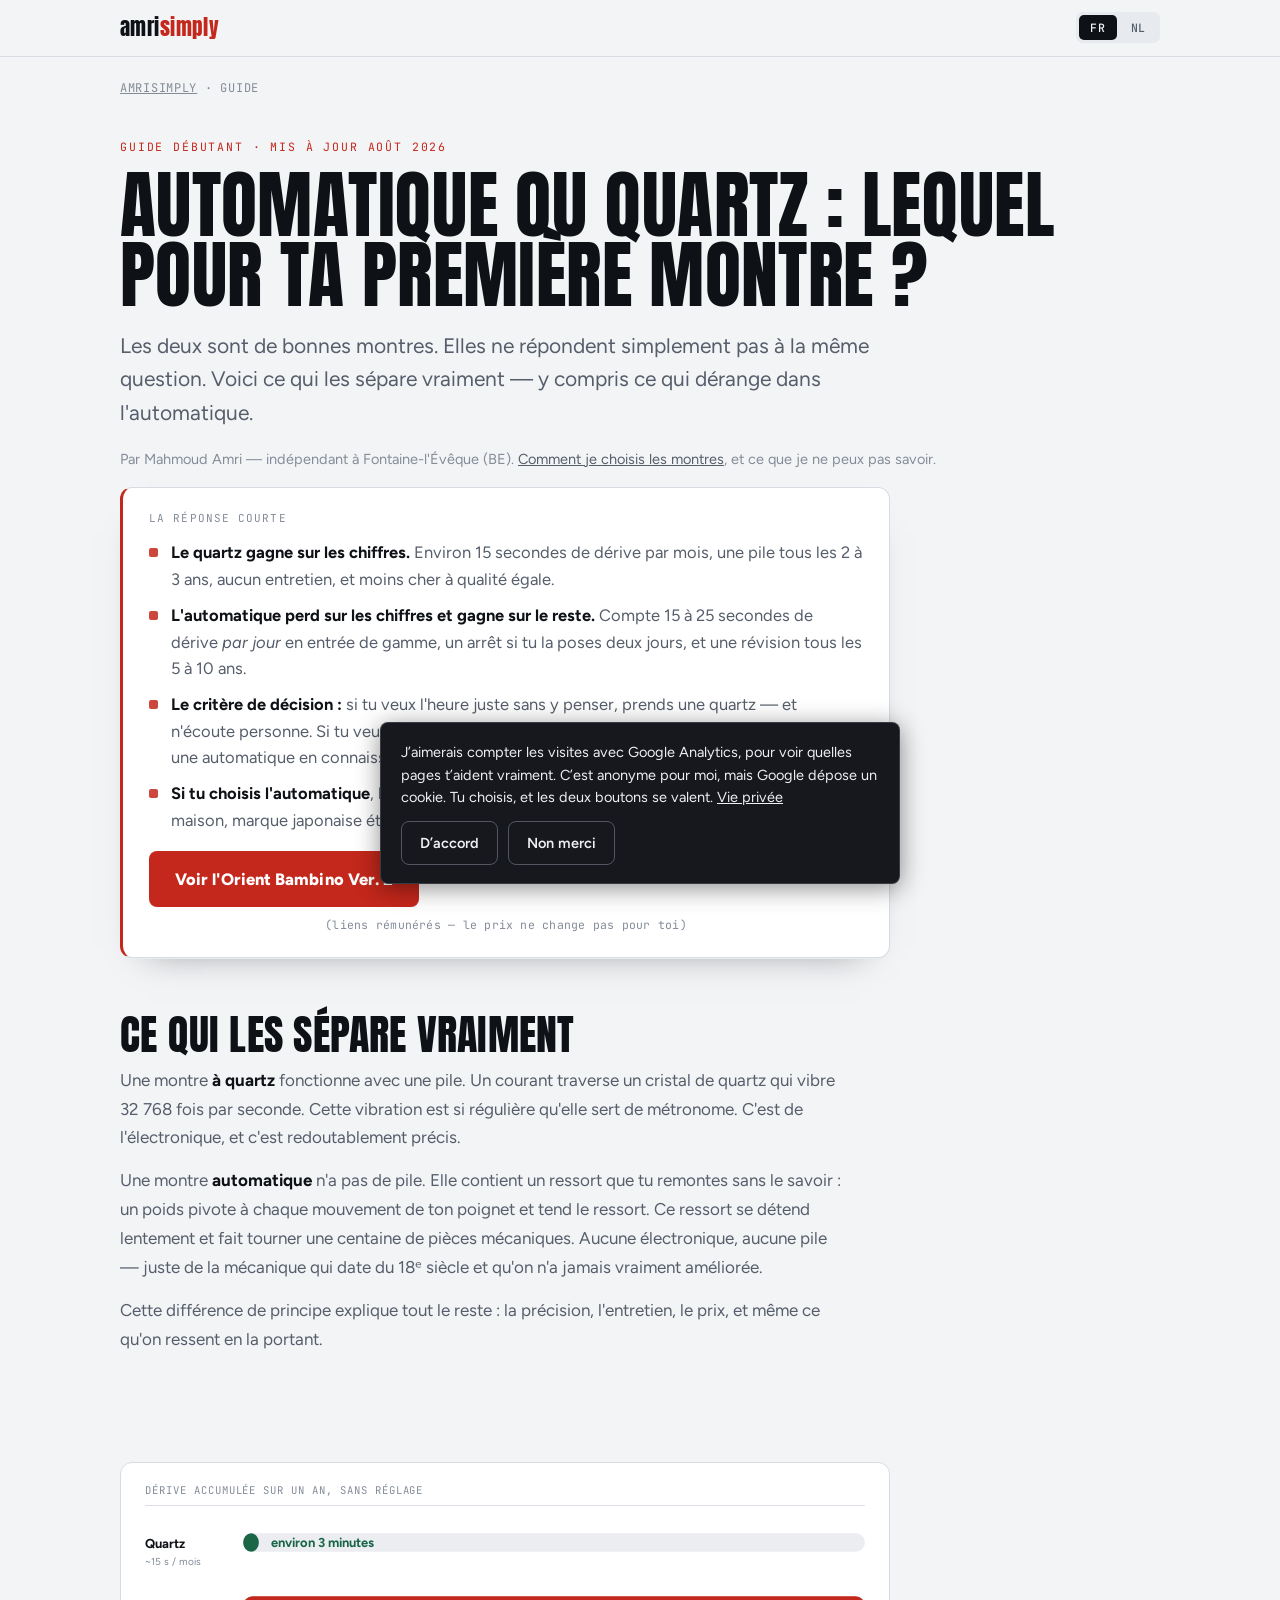
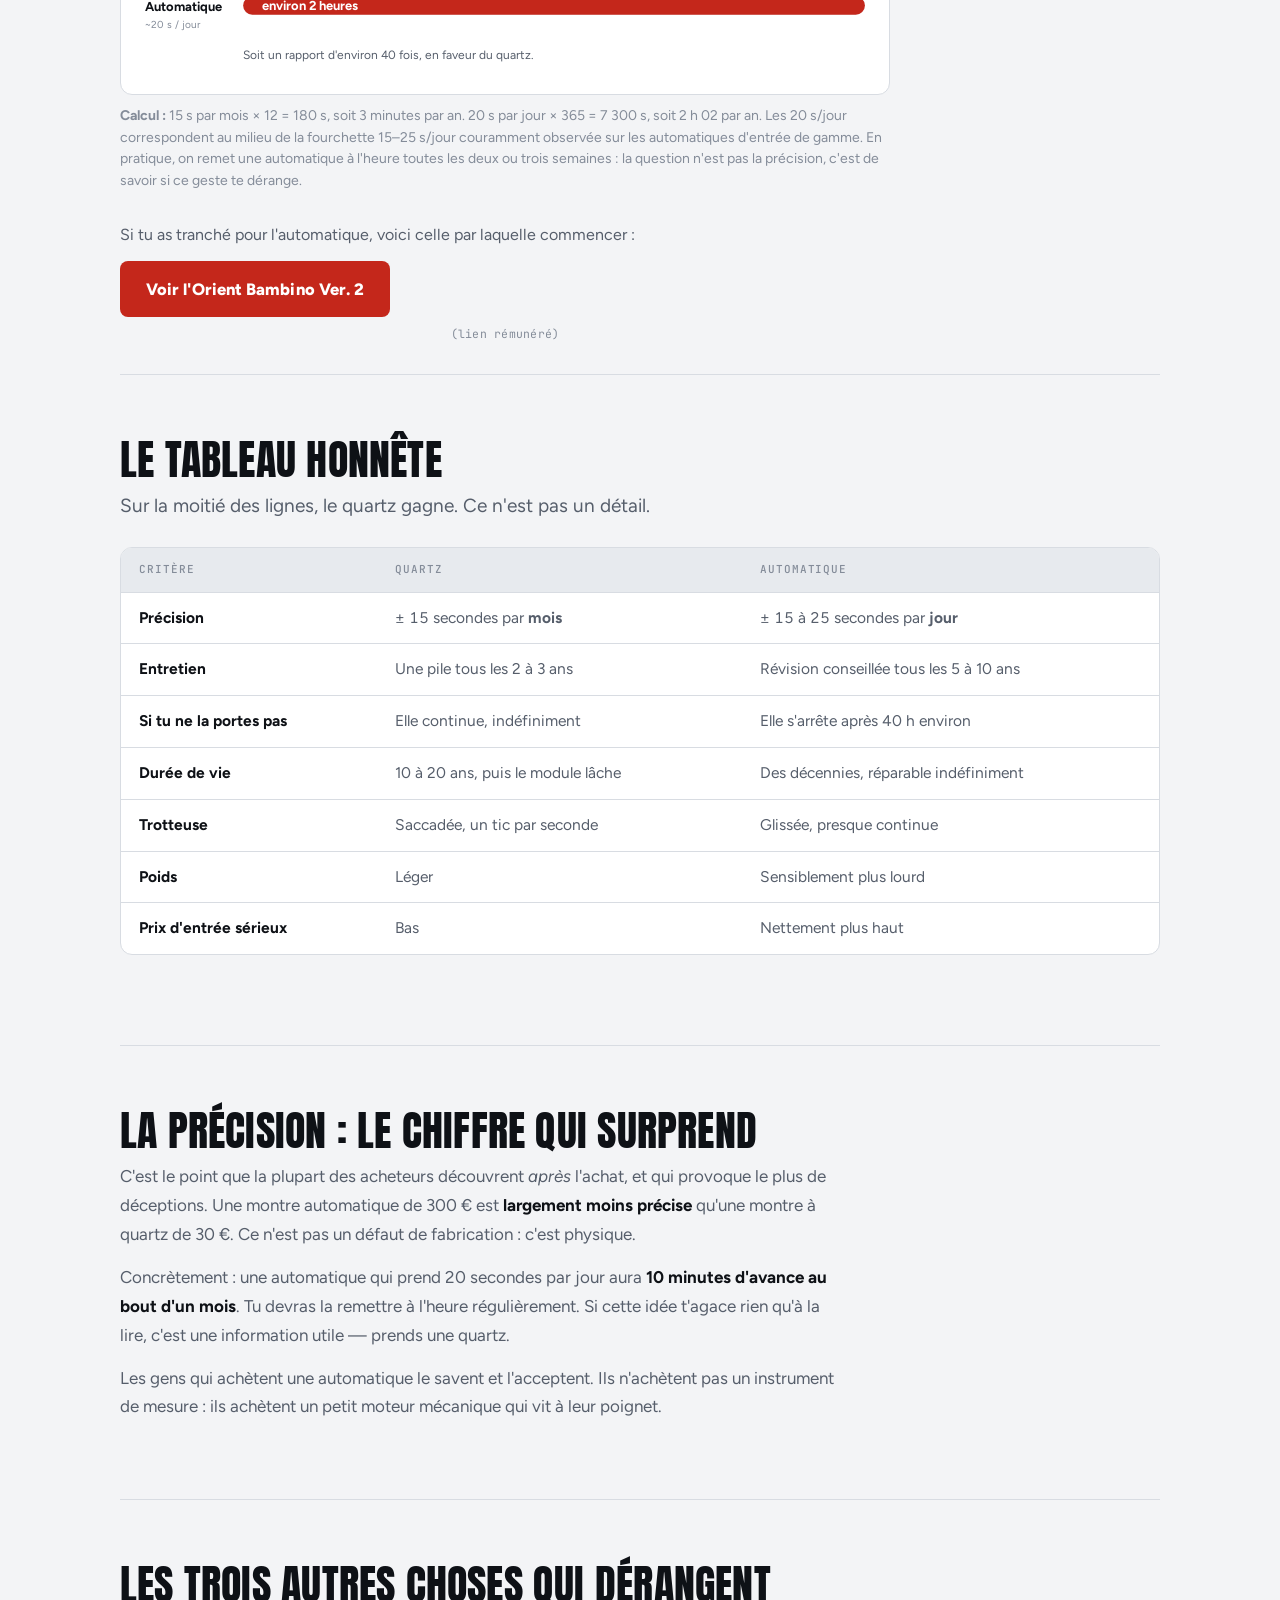
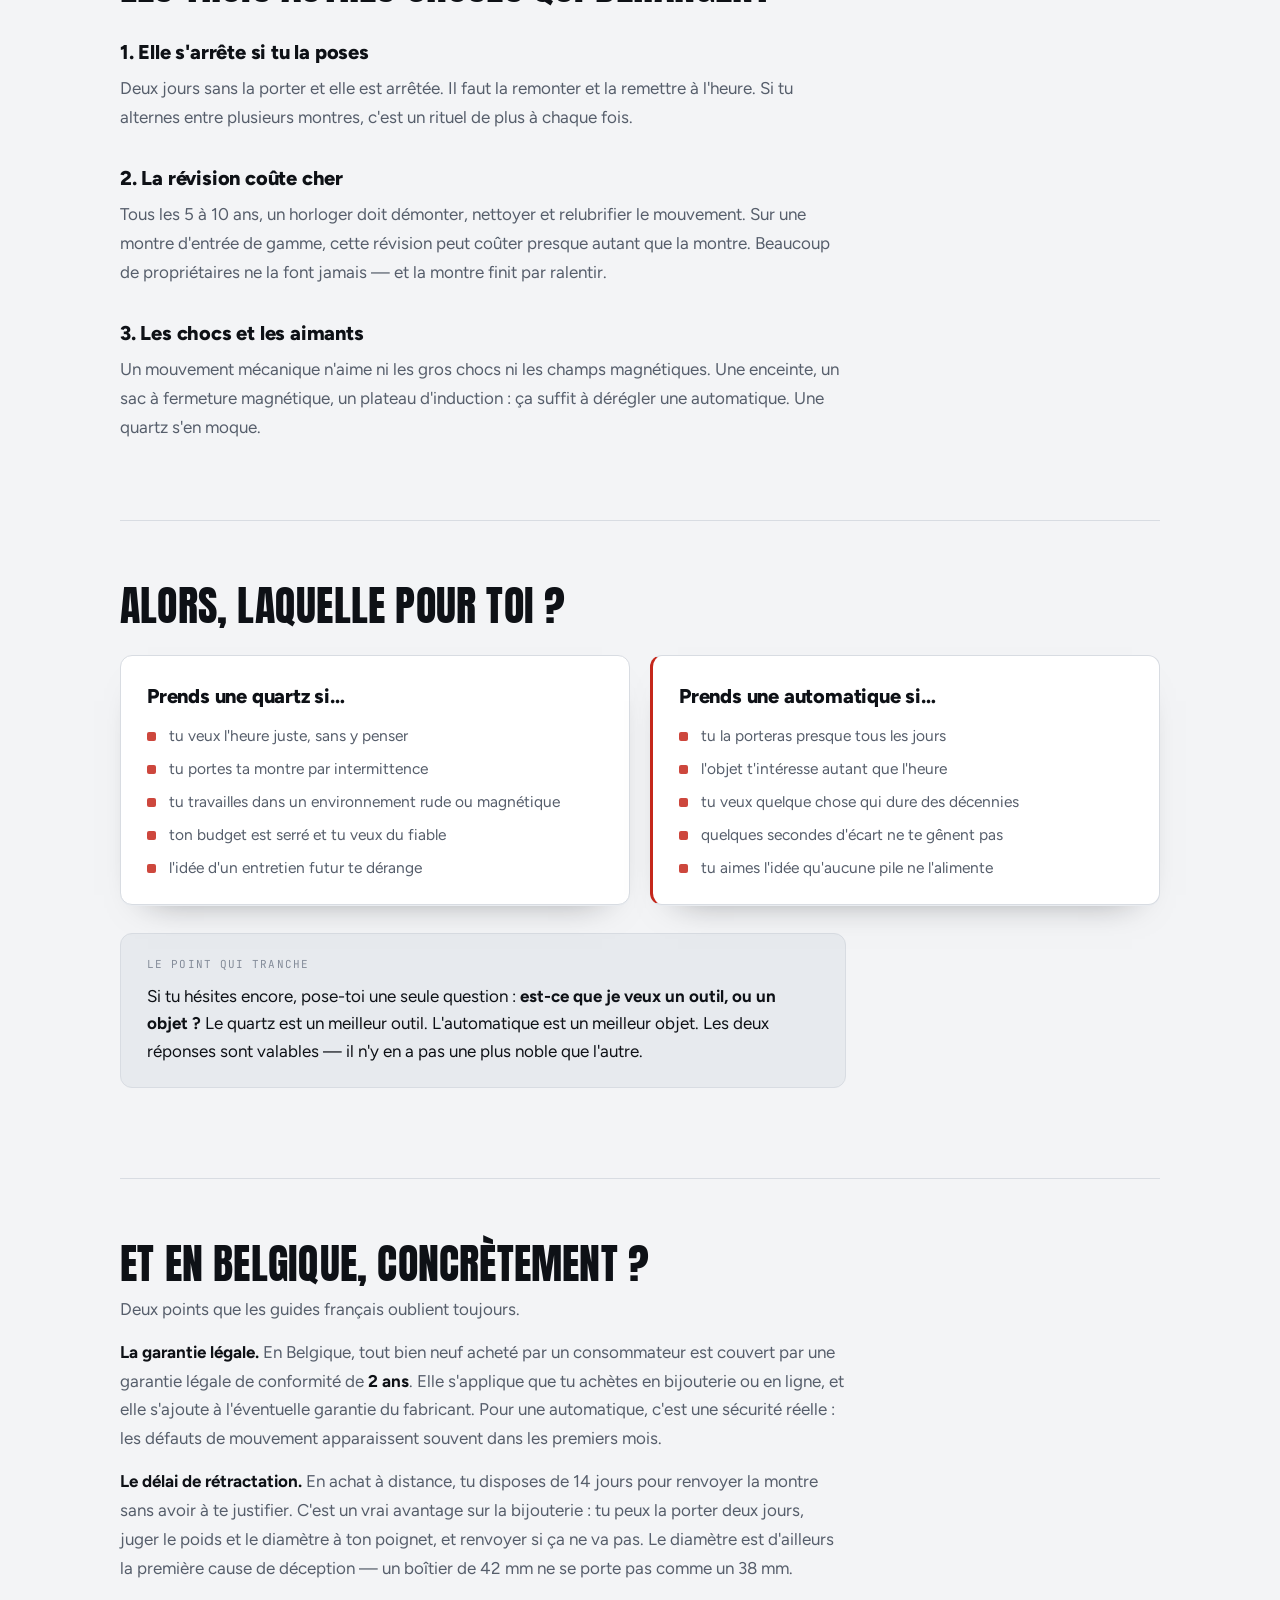
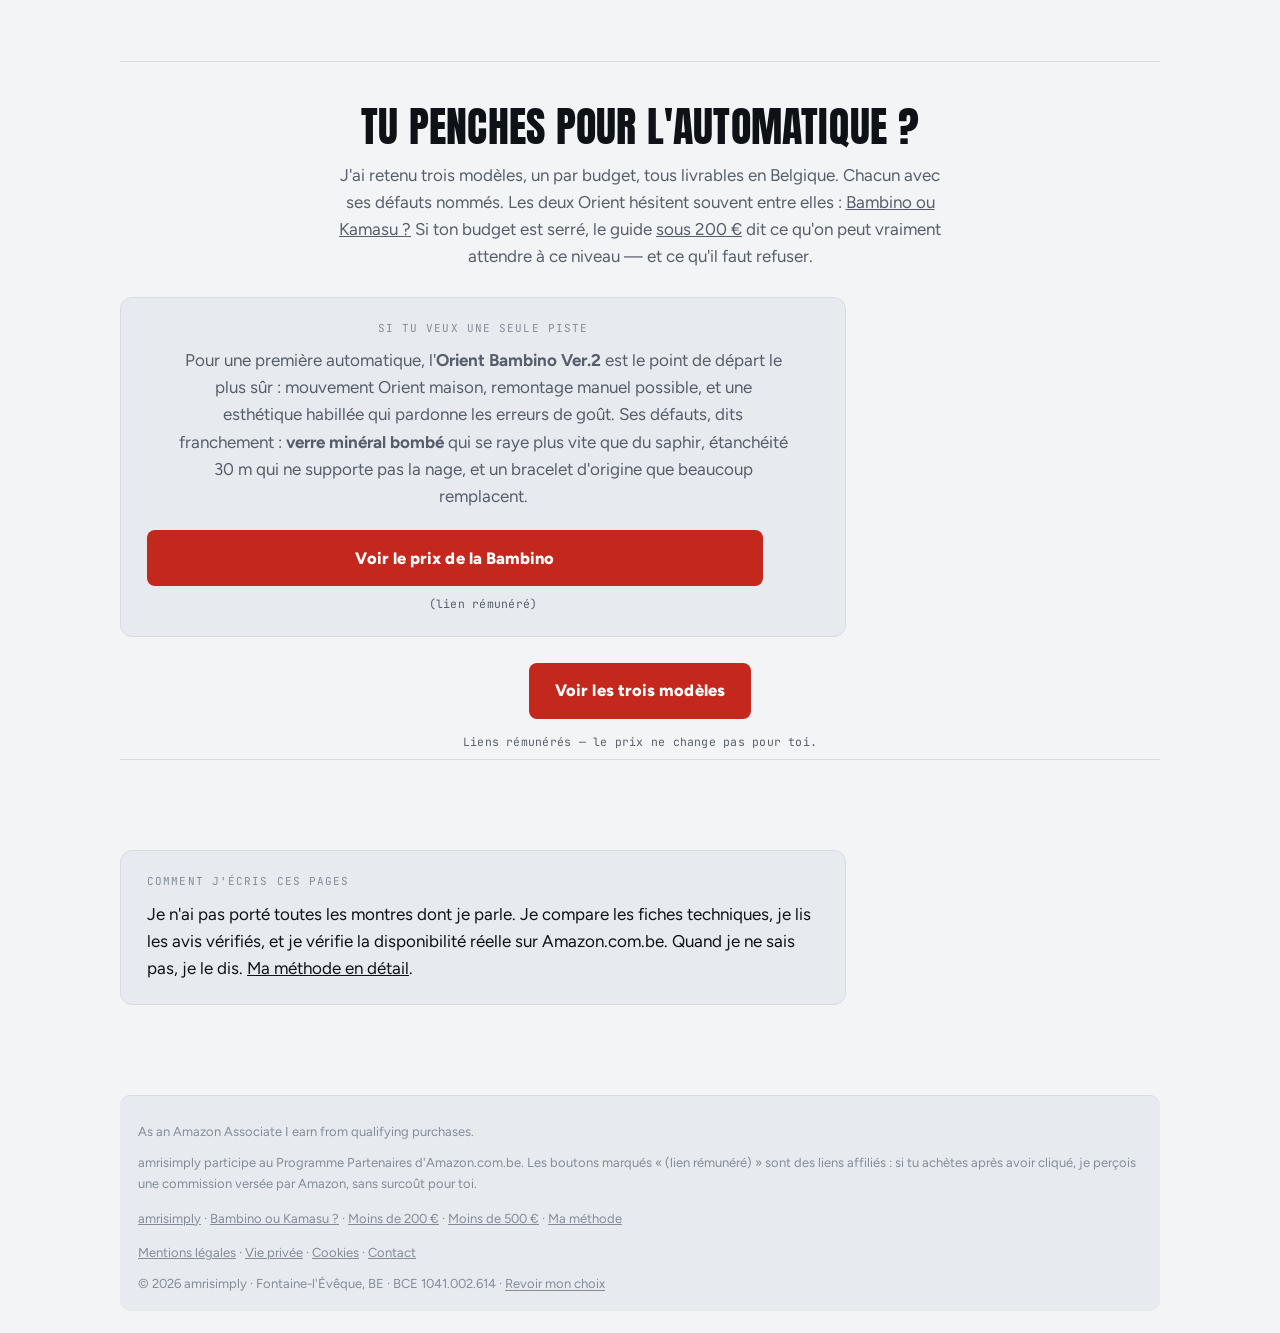
<file: automatique-ou-quartz/index.html>
<!doctype html>
<html lang="fr">
<head>
<meta charset="utf-8">
<meta name="viewport" content="width=device-width, initial-scale=1">
<title>Automatique ou quartz : lequel pour ta première montre ? — amrisimply</title>
<meta name="description" content="La vraie différence entre une montre automatique et une montre à quartz : précision, entretien, durée de vie, prix. Ce que personne ne dit avant que tu achètes. Guide belge.">
<meta name="author" content="Mahmoud Amri">
<link rel="canonical" href="https://amrisimply.com/automatique-ou-quartz/">
<meta name="theme-color" content="#0E1116">
<meta name="robots" content="index, follow, max-image-preview:large">

<link rel="alternate" hreflang="fr-BE" href="https://amrisimply.com/automatique-ou-quartz/">
<link rel="alternate" hreflang="nl-BE" href="https://amrisimply.com/automatique-ou-quartz/">
<link rel="alternate" hreflang="x-default" href="https://amrisimply.com/automatique-ou-quartz/">

<meta property="og:type" content="article">
<meta property="og:site_name" content="amrisimply">
<meta property="og:locale" content="fr_BE">
<meta property="og:locale:alternate" content="nl_BE">
<meta property="og:url" content="https://amrisimply.com/automatique-ou-quartz/">
<meta property="og:title" content="Automatique ou quartz : lequel pour ta première montre ?">
<meta property="og:description" content="La vraie différence entre automatique et quartz : précision, entretien, durée de vie, prix. Ce que personne ne dit avant que tu achètes.">
<meta name="twitter:card" content="summary_large_image">

<link rel="icon" href="data:image/svg+xml,%3Csvg xmlns='http://www.w3.org/2000/svg' viewBox='0 0 64 64'%3E%3Ccircle cx='32' cy='32' r='31' fill='%23232A35'/%3E%3Ccircle cx='32' cy='32' r='23' fill='%230B0E13'/%3E%3Crect x='30' y='11' width='4' height='8' rx='1' fill='%23CBD5E1'/%3E%3Crect x='45' y='30' width='8' height='4' rx='1' fill='%23CBD5E1'/%3E%3Crect x='30' y='45' width='4' height='8' rx='1' fill='%23CBD5E1'/%3E%3Crect x='11' y='30' width='8' height='4' rx='1' fill='%23CBD5E1'/%3E%3Cpath d='M32 32V19' stroke='%23CBD5E1' stroke-width='4' stroke-linecap='round'/%3E%3Cpath d='M32 32l9 6' stroke='%23CBD5E1' stroke-width='3' stroke-linecap='round'/%3E%3Ccircle cx='32' cy='32' r='3' fill='%23C4271B'/%3E%3C/svg%3E">

<link rel="preconnect" href="https://fonts.googleapis.com">
<link rel="preconnect" href="https://fonts.gstatic.com" crossorigin>
<link rel="stylesheet" href="https://fonts.googleapis.com/css2?family=Anton&family=Figtree:wght@400;500;600;800;900&family=JetBrains+Mono:wght@400;500&display=swap">
<link rel="stylesheet" href="/assets/site.css">
<style>
.artlead{font-size:clamp(18px,2.2vw,21px);color:var(--ink-2);max-width:64ch;margin:0 0 18px}
.prose{max-width:66ch}
.prose p{font-size:17px;line-height:1.7;color:var(--ink-2)}
.prose p strong{color:var(--ink);font-weight:700}
.prose h3{margin-top:30px}
.crumb{font-family:"JetBrains Mono",ui-monospace,monospace;font-size:12px;letter-spacing:.06em;text-transform:uppercase;color:var(--ink-3);padding:22px 0 0}
.crumb a{color:var(--ink-3)}
.tbl{overflow-x:auto;border:1px solid var(--rule);border-radius:12px;margin:26px 0;background:var(--surface)}
table.cmp{border-collapse:collapse;width:100%;min-width:560px;font-size:15.5px}
table.cmp th,table.cmp td{padding:13px 18px;text-align:left;border-bottom:1px solid var(--rule)}
table.cmp thead th{background:var(--surface-2);font-family:"JetBrains Mono",ui-monospace,monospace;font-size:11px;letter-spacing:.09em;text-transform:uppercase;color:var(--ink-3);font-weight:500;white-space:nowrap}
table.cmp tbody tr:last-child td{border-bottom:none}
table.cmp td:first-child{font-weight:700;color:var(--ink)}
table.cmp td{color:var(--ink-2)}
.tnum{font-variant-numeric:tabular-nums}
.split{display:grid;grid-template-columns:1fr 1fr;gap:20px;margin:28px 0}
@media(max-width:720px){.split{grid-template-columns:1fr}}
.box{background:var(--surface);border:1px solid var(--rule);border-radius:12px;padding:24px 26px;box-shadow:var(--shadow)}
.box.pick{border-left:3px solid var(--red)}
.box h3{margin-bottom:12px}
.box ul{list-style:none;margin:0;padding:0;font-size:15.5px}
.box ul li{padding-left:22px;position:relative;margin-bottom:9px;color:var(--ink-2);line-height:1.55}
.box ul li::before{content:"";position:absolute;left:0;top:8px;width:9px;height:9px;border-radius:2px;background:var(--red);opacity:.85}
.box ul li:last-child{margin-bottom:0}
.callout{background:var(--surface-2);border:1px solid var(--rule);border-radius:12px;padding:22px 26px;margin:26px 0;max-width:66ch}
.callout p:last-child{margin-bottom:0}
.callout .k{font-family:"JetBrains Mono",ui-monospace,monospace;font-size:11px;letter-spacing:.1em;text-transform:uppercase;color:var(--ink-3);display:block;margin-bottom:10px}
.endcta{text-align:center;padding:44px 0 8px}
.endcta h2{margin-bottom:14px}
.endcta p{max-width:56ch;margin-left:auto;margin-right:auto;color:var(--ink-2)}

/* --- encadre En bref (ajoute 2026-08-29) --- */
.enbref{background:var(--surface);border:1px solid var(--rule);border-left:3px solid var(--red);border-radius:12px;padding:22px 26px;margin:6px 0 30px;max-width:70ch;box-shadow:var(--shadow)}
.enbref .k{font-family:"JetBrains Mono",ui-monospace,monospace;font-size:11px;letter-spacing:.1em;text-transform:uppercase;color:var(--ink-3);display:block;margin-bottom:12px}
.enbref ul{list-style:none;margin:0 0 18px;padding:0}
.enbref li{padding-left:22px;position:relative;margin-bottom:10px;color:var(--ink-2);font-size:16.5px;line-height:1.6}
.enbref li:last-child{margin-bottom:0}
.enbref li::before{content:"";position:absolute;left:0;top:9px;width:9px;height:9px;border-radius:2px;background:var(--red);opacity:.85}
.enbref li strong{color:var(--ink);font-weight:700}
.enbref .acts{display:flex;flex-wrap:wrap;gap:10px;margin-top:18px}
.enbref .afflabel{margin-top:9px}

/* --- figures + signature (ajoute 2026-08-29) --- */
.byline{font-size:14.5px;color:var(--ink-3);margin:14px 0 0}
.byline a{color:var(--ink-2)}
figure.fig{margin:30px 0;max-width:70ch}
figure.fig svg{display:block;width:100%;height:auto;background:var(--surface);border:1px solid var(--rule);border-radius:12px}
figure.fig figcaption{font-size:14px;color:var(--ink-3);margin-top:10px;line-height:1.55}
.fig-t{font-family:"JetBrains Mono",ui-monospace,monospace;font-size:11.5px;letter-spacing:.09em;text-transform:uppercase}
.midcta{margin:30px 0;max-width:70ch}
.midcta .afflabel{margin-top:8px}
</style>
</head>
<body>
<div id="page" data-lang="fr">

<div class="topbar">
  <div class="in">
    <div class="brand"><a href="/" style="color:inherit;text-decoration:none">amri<span>simply</span></a></div>
    <div class="langs" role="group" aria-label="Langue / Taal">
      <button type="button" data-lang="fr" aria-pressed="true">FR</button>
      <button type="button" data-lang="nl" aria-pressed="false">NL</button>
    </div>
  </div>
</div>

<div class="shell">

<p class="crumb"><a href="/">amrisimply</a> · <span class="lg-fr">Guide</span><span class="lg-nl">Gids</span></p>

<article>

<header style="padding:26px 0 10px">
  <p class="eyebrow"><span class="lg-fr">Guide débutant · mis à jour août 2026</span><span class="lg-nl">Beginnersgids · bijgewerkt augustus 2026</span></p>
  <h1>
    <span class="lg-fr">Automatique ou quartz : lequel pour ta première montre ?</span>
    <span class="lg-nl">Automatisch of quartz: welke voor je eerste horloge?</span>
  </h1>
  <p class="artlead">
    <span class="lg-fr">Les deux sont de bonnes montres. Elles ne répondent simplement pas à la même question. Voici ce qui les sépare vraiment — y compris ce qui dérange dans l'automatique.</span>
    <span class="lg-nl">Beide zijn goede horloges. Ze beantwoorden alleen niet dezelfde vraag. Dit is wat hen écht scheidt — inclusief wat stoort aan een automaat.</span>
  </p>

  <p class="byline"><span class="lg-fr">Par Mahmoud Amri &mdash; ind&eacute;pendant &agrave; Fontaine-l'&Eacute;v&ecirc;que (BE). <a href="/methode/">Comment je choisis les montres</a>, et ce que je ne peux pas savoir.</span><span class="lg-nl">Door Mahmoud Amri &mdash; zelfstandige in Fontaine-l'&Eacute;v&ecirc;que (BE). <a href="/methode/">Hoe ik horloges kies</a>, en wat ik niet kan weten.</span></p>
</header>

<div class="enbref">
  <span class="k"><span class="lg-fr">La r&eacute;ponse courte</span><span class="lg-nl">Het korte antwoord</span></span>
  <ul>
    <li><span class="lg-fr"><strong>Le quartz gagne sur les chiffres.</strong> Environ 15&nbsp;secondes de d&eacute;rive par mois, une pile tous les 2 &agrave; 3&nbsp;ans, aucun entretien, et moins cher &agrave; qualit&eacute; &eacute;gale.</span><span class="lg-nl"><strong>Quarts wint op de cijfers.</strong> Ongeveer 15&nbsp;seconden afwijking per maand, een batterij om de 2 &agrave; 3&nbsp;jaar, geen onderhoud, en goedkoper bij gelijke kwaliteit.</span></li>
    <li><span class="lg-fr"><strong>L'automatique perd sur les chiffres et gagne sur le reste.</strong> Compte 15 &agrave; 25&nbsp;secondes de d&eacute;rive <em>par jour</em> en entr&eacute;e de gamme, un arr&ecirc;t si tu la poses deux jours, et une r&eacute;vision tous les 5 &agrave; 10&nbsp;ans.</span><span class="lg-nl"><strong>Automatisch verliest op de cijfers en wint op de rest.</strong> Reken op 15 tot 25&nbsp;seconden afwijking <em>per dag</em> bij instapmodellen, stilstand als je hem twee dagen weglegt, en een revisie om de 5 &agrave; 10&nbsp;jaar.</span></li>
    <li><span class="lg-fr"><strong>Le crit&egrave;re de d&eacute;cision&nbsp;:</strong> si tu veux l'heure juste sans y penser, prends une quartz &mdash; et n'&eacute;coute personne. Si tu veux un objet m&eacute;canique qui vit &agrave; ton poignet et se transmet, prends une automatique en connaissant ses d&eacute;fauts.</span><span class="lg-nl"><strong>Het beslissingscriterium:</strong> wil je de juiste tijd zonder eraan te denken, neem dan quarts &mdash; en luister naar niemand. Wil je een mechanisch object dat leeft aan je pols, neem dan automatisch, met kennis van de gebreken.</span></li>
    <li><span class="lg-fr"><strong>Si tu choisis l'automatique</strong>, la premi&egrave;re la plus s&ucirc;re reste l'Orient Bambino Ver.&nbsp;2&nbsp;: mouvement maison, marque japonaise &eacute;tablie, et un prix qui ne punit pas l'erreur.</span><span class="lg-nl"><strong>Kies je automatisch</strong>, dan blijft de veiligste eerste de Orient Bambino Ver.&nbsp;2: eigen uurwerk, gevestigd Japans merk, en een prijs die een vergissing niet afstraft.</span></li>
  </ul>
  <div class="acts">
    <a class="btn" href="https://www.amazon.com.be/dp/B01N45HWRM?tag=amrisimply49-21" rel="sponsored nofollow noopener" target="_blank"><span class="lg-fr">Voir l'Orient Bambino Ver. 2</span><span class="lg-nl">Bekijk de Orient Bambino Ver. 2</span></a>
  </div>
  <p class="afflabel"><span class="lg-fr">(liens r&eacute;mun&eacute;r&eacute;s &mdash; le prix ne change pas pour toi)</span><span class="lg-nl">(betaalde links &mdash; de prijs verandert niet voor jou)</span></p>
</div>


<section class="sec" style="border-top:none;padding-top:26px">
  <div class="prose">
    <h2><span class="lg-fr">Ce qui les sépare vraiment</span><span class="lg-nl">Wat hen écht scheidt</span></h2>
    <p>
      <span class="lg-fr">Une montre <strong>à quartz</strong> fonctionne avec une pile. Un courant traverse un cristal de quartz qui vibre 32 768 fois par seconde. Cette vibration est si régulière qu'elle sert de métronome. C'est de l'électronique, et c'est redoutablement précis.</span>
      <span class="lg-nl">Een <strong>quartzhorloge</strong> werkt op een batterij. Een stroom loopt door een quartzkristal dat 32.768 keer per seconde trilt. Die trilling is zo regelmatig dat ze als metronoom dient. Het is elektronica, en het is bijzonder nauwkeurig.</span>
    </p>
    <p>
      <span class="lg-fr">Une montre <strong>automatique</strong> n'a pas de pile. Elle contient un ressort que tu remontes sans le savoir : un poids pivote à chaque mouvement de ton poignet et tend le ressort. Ce ressort se détend lentement et fait tourner une centaine de pièces mécaniques. Aucune électronique, aucune pile — juste de la mécanique qui date du 18ᵉ siècle et qu'on n'a jamais vraiment améliorée.</span>
      <span class="lg-nl">Een <strong>automatisch horloge</strong> heeft geen batterij. Er zit een veer in die je opwindt zonder het te merken: een gewicht draait bij elke polsbeweging en spant de veer. Die veer ontspant traag en laat een honderdtal mechanische onderdelen draaien. Geen elektronica, geen batterij — enkel mechaniek uit de 18e eeuw die men nooit echt heeft verbeterd.</span>
    </p>
    <p>
      <span class="lg-fr">Cette différence de principe explique tout le reste : la précision, l'entretien, le prix, et même ce qu'on ressent en la portant.</span>
      <span class="lg-nl">Dat principiële verschil verklaart al de rest: de nauwkeurigheid, het onderhoud, de prijs, en zelfs wat je voelt als je hem draagt.</span>
    </p>
  </div>
</section>
<figure class="fig">
<svg viewBox="0 0 830 250" role="img" xmlns="http://www.w3.org/2000/svg" aria-label="Derive accumulee sur un an : quartz environ 3 minutes, automatique environ 2 heures">
<text x="26" y="34" class="fig-t" fill="var(--ink-3)" letter-spacing="1.2"><tspan class="lg-fr">D&#201;RIVE ACCUMUL&#201;E SUR UN AN, SANS R&#201;GLAGE</tspan><tspan class="lg-nl">AFWIJKING OPGEBOUWD OVER EEN JAAR, ZONDER BIJSTELLEN</tspan></text><line x1="26" y1="46" x2="804" y2="46" stroke="var(--rule)"/><text x="26" y="92" font-size="14" fill="var(--ink)" font-weight="700">Quartz</text><text x="26" y="110" font-size="11" fill="var(--ink-3)">~15 s / <tspan class="lg-fr">mois</tspan><tspan class="lg-nl">maand</tspan></text><rect x="132" y="76" width="672" height="20" rx="10" fill="var(--rule)" opacity=".5"/><rect x="132" y="76" width="17" height="20" rx="10" fill="var(--ok)"/><text x="162" y="91" font-size="14" fill="var(--ok)" font-weight="700"><tspan class="lg-fr">environ 3 minutes</tspan><tspan class="lg-nl">ongeveer 3 minuten</tspan></text><text x="26" y="160" font-size="14" fill="var(--ink)" font-weight="700"><tspan class="lg-fr">Automatique</tspan><tspan class="lg-nl">Automatisch</tspan></text><text x="26" y="178" font-size="11" fill="var(--ink-3)">~20 s / <tspan class="lg-fr">jour</tspan><tspan class="lg-nl">dag</tspan></text><rect x="132" y="144" width="672" height="20" rx="10" fill="var(--rule)" opacity=".5"/><rect x="132" y="144" width="672" height="20" rx="10" fill="var(--red)"/><text x="152" y="159" font-size="14" fill="var(--on-red)" font-weight="700"><tspan class="lg-fr">environ 2 heures</tspan><tspan class="lg-nl">ongeveer 2 uur</tspan></text><text x="132" y="212" font-size="13" fill="var(--ink-2)"><tspan class="lg-fr">Soit un rapport d'environ 40 fois, en faveur du quartz.</tspan><tspan class="lg-nl">Een verhouding van ongeveer 40 keer, in het voordeel van quarts.</tspan></text></svg>
<figcaption><span class="lg-fr"><strong>Calcul&nbsp;:</strong> 15&nbsp;s par mois &times;&nbsp;12 = 180&nbsp;s, soit 3&nbsp;minutes par an. 20&nbsp;s par jour &times;&nbsp;365 = 7&nbsp;300&nbsp;s, soit 2&nbsp;h&nbsp;02 par an. Les 20&nbsp;s/jour correspondent au milieu de la fourchette 15&ndash;25&nbsp;s/jour couramment observ&eacute;e sur les automatiques d'entr&eacute;e de gamme. En pratique, on remet une automatique &agrave; l'heure toutes les deux ou trois semaines&nbsp;: la question n'est pas la pr&eacute;cision, c'est de savoir si ce geste te d&eacute;range.</span><span class="lg-nl"><strong>Berekening:</strong> 15&nbsp;s per maand &times;&nbsp;12 = 180&nbsp;s, oftewel 3&nbsp;minuten per jaar. 20&nbsp;s per dag &times;&nbsp;365 = 7&nbsp;300&nbsp;s, oftewel 2&nbsp;u&nbsp;02 per jaar. De 20&nbsp;s/dag is het midden van de gangbare vork van 15&ndash;25&nbsp;s/dag bij instapautomaten. In de praktijk zet je een automaat om de twee of drie weken gelijk: de vraag is niet de precisie, maar of dat gebaar je stoort.</span></figcaption>
</figure>

<div class="midcta">
<p style="font-size:16px;color:var(--ink-2);margin-bottom:14px"><span class="lg-fr">Si tu as tranch&eacute; pour l'automatique, voici celle par laquelle commencer&nbsp;:</span><span class="lg-nl">Heb je voor automatisch gekozen, dan is dit het model om mee te beginnen:</span></p>
<a class="btn" href="https://www.amazon.com.be/dp/B01N45HWRM?tag=amrisimply49-21" rel="sponsored nofollow noopener" target="_blank"><span class="lg-fr">Voir l'Orient Bambino Ver. 2</span><span class="lg-nl">Bekijk de Orient Bambino Ver. 2</span></a>
<p class="afflabel"><span class="lg-fr">(lien r&eacute;mun&eacute;r&eacute;)</span><span class="lg-nl">(betaalde link)</span></p>
</div>


<section class="sec">
  <h2><span class="lg-fr">Le tableau honnête</span><span class="lg-nl">De eerlijke tabel</span></h2>
  <p class="lead" style="max-width:60ch"><span class="lg-fr">Sur la moitié des lignes, le quartz gagne. Ce n'est pas un détail.</span><span class="lg-nl">Op de helft van de regels wint quartz. Dat is geen detail.</span></p>

  <div class="tbl">
    <table class="cmp">
      <thead>
        <tr>
          <th><span class="lg-fr">Critère</span><span class="lg-nl">Criterium</span></th>
          <th><span class="lg-fr">Quartz</span><span class="lg-nl">Quartz</span></th>
          <th><span class="lg-fr">Automatique</span><span class="lg-nl">Automatisch</span></th>
        </tr>
      </thead>
      <tbody>
        <tr>
          <td><span class="lg-fr">Précision</span><span class="lg-nl">Nauwkeurigheid</span></td>
          <td class="tnum"><span class="lg-fr">± 15 secondes par <strong>mois</strong></span><span class="lg-nl">± 15 seconden per <strong>maand</strong></span></td>
          <td class="tnum"><span class="lg-fr">± 15 à 25 secondes par <strong>jour</strong></span><span class="lg-nl">± 15 tot 25 seconden per <strong>dag</strong></span></td>
        </tr>
        <tr>
          <td><span class="lg-fr">Entretien</span><span class="lg-nl">Onderhoud</span></td>
          <td><span class="lg-fr">Une pile tous les 2 à 3 ans</span><span class="lg-nl">Een batterij om de 2 à 3 jaar</span></td>
          <td><span class="lg-fr">Révision conseillée tous les 5 à 10 ans</span><span class="lg-nl">Revisie aanbevolen om de 5 à 10 jaar</span></td>
        </tr>
        <tr>
          <td><span class="lg-fr">Si tu ne la portes pas</span><span class="lg-nl">Als je hem niet draagt</span></td>
          <td><span class="lg-fr">Elle continue, indéfiniment</span><span class="lg-nl">Hij loopt door, onbeperkt</span></td>
          <td><span class="lg-fr">Elle s'arrête après 40 h environ</span><span class="lg-nl">Hij stopt na ongeveer 40 u</span></td>
        </tr>
        <tr>
          <td><span class="lg-fr">Durée de vie</span><span class="lg-nl">Levensduur</span></td>
          <td><span class="lg-fr">10 à 20 ans, puis le module lâche</span><span class="lg-nl">10 tot 20 jaar, daarna begeeft de module</span></td>
          <td><span class="lg-fr">Des décennies, réparable indéfiniment</span><span class="lg-nl">Decennia, onbeperkt herstelbaar</span></td>
        </tr>
        <tr>
          <td><span class="lg-fr">Trotteuse</span><span class="lg-nl">Secondewijzer</span></td>
          <td><span class="lg-fr">Saccadée, un tic par seconde</span><span class="lg-nl">Schokkerig, één tik per seconde</span></td>
          <td><span class="lg-fr">Glissée, presque continue</span><span class="lg-nl">Vloeiend, bijna continu</span></td>
        </tr>
        <tr>
          <td><span class="lg-fr">Poids</span><span class="lg-nl">Gewicht</span></td>
          <td><span class="lg-fr">Léger</span><span class="lg-nl">Licht</span></td>
          <td><span class="lg-fr">Sensiblement plus lourd</span><span class="lg-nl">Merkbaar zwaarder</span></td>
        </tr>
        <tr>
          <td><span class="lg-fr">Prix d'entrée sérieux</span><span class="lg-nl">Serieuze instapprijs</span></td>
          <td><span class="lg-fr">Bas</span><span class="lg-nl">Laag</span></td>
          <td><span class="lg-fr">Nettement plus haut</span><span class="lg-nl">Duidelijk hoger</span></td>
        </tr>
      </tbody>
    </table>
  </div>
</section>

<section class="sec">
  <div class="prose">
    <h2><span class="lg-fr">La précision : le chiffre qui surprend</span><span class="lg-nl">Nauwkeurigheid: het cijfer dat verrast</span></h2>
    <p>
      <span class="lg-fr">C'est le point que la plupart des acheteurs découvrent <em>après</em> l'achat, et qui provoque le plus de déceptions. Une montre automatique de 300 € est <strong>largement moins précise</strong> qu'une montre à quartz de 30 €. Ce n'est pas un défaut de fabrication : c'est physique.</span>
      <span class="lg-nl">Dit is het punt dat de meeste kopers <em>na</em> de aankoop ontdekken, en dat de meeste ontgoocheling veroorzaakt. Een automatisch horloge van 300 € is <strong>veel minder nauwkeurig</strong> dan een quartzhorloge van 30 €. Dat is geen fabricagefout: het is fysica.</span>
    </p>
    <p>
      <span class="lg-fr">Concrètement : une automatique qui prend 20 secondes par jour aura <strong>10 minutes d'avance au bout d'un mois</strong>. Tu devras la remettre à l'heure régulièrement. Si cette idée t'agace rien qu'à la lire, c'est une information utile — prends une quartz.</span>
      <span class="lg-nl">Concreet: een automaat die 20 seconden per dag voorloopt, staat <strong>na een maand 10 minuten voor</strong>. Je zult hem regelmatig moeten bijstellen. Als dat idee je nu al irriteert, is dat nuttige informatie — neem een quartz.</span>
    </p>
    <p>
      <span class="lg-fr">Les gens qui achètent une automatique le savent et l'acceptent. Ils n'achètent pas un instrument de mesure : ils achètent un petit moteur mécanique qui vit à leur poignet.</span>
      <span class="lg-nl">Wie een automaat koopt, weet dat en aanvaardt het. Ze kopen geen meetinstrument: ze kopen een klein mechanisch motortje dat aan hun pols leeft.</span>
    </p>
  </div>
</section>

<section class="sec">
  <div class="prose">
    <h2><span class="lg-fr">Les trois autres choses qui dérangent</span><span class="lg-nl">De drie andere dingen die storen</span></h2>
    <h3><span class="lg-fr">1. Elle s'arrête si tu la poses</span><span class="lg-nl">1. Hij stopt als je hem neerlegt</span></h3>
    <p>
      <span class="lg-fr">Deux jours sans la porter et elle est arrêtée. Il faut la remonter et la remettre à l'heure. Si tu alternes entre plusieurs montres, c'est un rituel de plus à chaque fois.</span>
      <span class="lg-nl">Twee dagen niet dragen en hij staat stil. Je moet hem opwinden en opnieuw instellen. Wissel je tussen meerdere horloges, dan is dat elke keer een extra ritueel.</span>
    </p>
    <h3><span class="lg-fr">2. La révision coûte cher</span><span class="lg-nl">2. De revisie is duur</span></h3>
    <p>
      <span class="lg-fr">Tous les 5 à 10 ans, un horloger doit démonter, nettoyer et relubrifier le mouvement. Sur une montre d'entrée de gamme, cette révision peut coûter presque autant que la montre. Beaucoup de propriétaires ne la font jamais — et la montre finit par ralentir.</span>
      <span class="lg-nl">Om de 5 à 10 jaar moet een horlogemaker het uurwerk demonteren, reinigen en opnieuw smeren. Bij een instapmodel kan die revisie bijna evenveel kosten als het horloge zelf. Veel eigenaars doen het nooit — en het horloge gaat uiteindelijk trager lopen.</span>
    </p>
    <h3><span class="lg-fr">3. Les chocs et les aimants</span><span class="lg-nl">3. Schokken en magneten</span></h3>
    <p>
      <span class="lg-fr">Un mouvement mécanique n'aime ni les gros chocs ni les champs magnétiques. Une enceinte, un sac à fermeture magnétique, un plateau d'induction : ça suffit à dérégler une automatique. Une quartz s'en moque.</span>
      <span class="lg-nl">Een mechanisch uurwerk houdt niet van zware schokken of magnetische velden. Een luidspreker, een tas met magneetsluiting, een inductieplaat: het volstaat om een automaat te ontregelen. Een quartz trekt zich daar niets van aan.</span>
    </p>
  </div>
</section>

<section class="sec">
  <h2><span class="lg-fr">Alors, laquelle pour toi ?</span><span class="lg-nl">Welke dan voor jou?</span></h2>

  <div class="split">
    <div class="box">
      <h3><span class="lg-fr">Prends une quartz si…</span><span class="lg-nl">Neem quartz als…</span></h3>
      <ul>
        <li><span class="lg-fr">tu veux l'heure juste, sans y penser</span><span class="lg-nl">je de juiste tijd wil, zonder erover na te denken</span></li>
        <li><span class="lg-fr">tu portes ta montre par intermittence</span><span class="lg-nl">je je horloge met tussenpozen draagt</span></li>
        <li><span class="lg-fr">tu travailles dans un environnement rude ou magnétique</span><span class="lg-nl">je in een ruwe of magnetische omgeving werkt</span></li>
        <li><span class="lg-fr">ton budget est serré et tu veux du fiable</span><span class="lg-nl">je budget krap is en je betrouwbaar wil</span></li>
        <li><span class="lg-fr">l'idée d'un entretien futur te dérange</span><span class="lg-nl">het idee van toekomstig onderhoud je stoort</span></li>
      </ul>
    </div>
    <div class="box pick">
      <h3><span class="lg-fr">Prends une automatique si…</span><span class="lg-nl">Neem automatisch als…</span></h3>
      <ul>
        <li><span class="lg-fr">tu la porteras presque tous les jours</span><span class="lg-nl">je hem bijna elke dag zult dragen</span></li>
        <li><span class="lg-fr">l'objet t'intéresse autant que l'heure</span><span class="lg-nl">het object je evenzeer boeit als de tijd</span></li>
        <li><span class="lg-fr">tu veux quelque chose qui dure des décennies</span><span class="lg-nl">je iets wil dat decennia meegaat</span></li>
        <li><span class="lg-fr">quelques secondes d'écart ne te gênent pas</span><span class="lg-nl">enkele seconden afwijking je niet storen</span></li>
        <li><span class="lg-fr">tu aimes l'idée qu'aucune pile ne l'alimente</span><span class="lg-nl">je het idee mooi vindt dat geen batterij hem voedt</span></li>
      </ul>
    </div>
  </div>

  <div class="callout">
    <span class="k"><span class="lg-fr">Le point qui tranche</span><span class="lg-nl">Het beslissende punt</span></span>
    <p>
      <span class="lg-fr">Si tu hésites encore, pose-toi une seule question : <strong>est-ce que je veux un outil, ou un objet ?</strong> Le quartz est un meilleur outil. L'automatique est un meilleur objet. Les deux réponses sont valables — il n'y en a pas une plus noble que l'autre.</span>
      <span class="lg-nl">Twijfel je nog, stel jezelf dan één vraag: <strong>wil ik een gereedschap of een object?</strong> Quartz is een beter gereedschap. Automatisch is een beter object. Beide antwoorden zijn geldig — het ene is niet nobeler dan het andere.</span>
    </p>
  </div>
</section>

<section class="sec">
  <div class="prose">
    <h2><span class="lg-fr">Et en Belgique, concrètement ?</span><span class="lg-nl">En in België, concreet?</span></h2>
    <p>
      <span class="lg-fr">Deux points que les guides français oublient toujours.</span>
      <span class="lg-nl">Twee punten die Franse gidsen altijd vergeten.</span>
    </p>
    <p>
      <span class="lg-fr"><strong>La garantie légale.</strong> En Belgique, tout bien neuf acheté par un consommateur est couvert par une garantie légale de conformité de <strong>2 ans</strong>. Elle s'applique que tu achètes en bijouterie ou en ligne, et elle s'ajoute à l'éventuelle garantie du fabricant. Pour une automatique, c'est une sécurité réelle : les défauts de mouvement apparaissent souvent dans les premiers mois.</span>
      <span class="lg-nl"><strong>De wettelijke garantie.</strong> In België is elk nieuw goed dat een consument koopt gedekt door een wettelijke conformiteitsgarantie van <strong>2 jaar</strong>. Ze geldt of je nu bij een juwelier of online koopt, en komt bovenop een eventuele fabrieksgarantie. Voor een automaat is dat echte zekerheid: uurwerkdefecten duiken vaak in de eerste maanden op.</span>
    </p>
    <p>
      <span class="lg-fr"><strong>Le délai de rétractation.</strong> En achat à distance, tu disposes de 14 jours pour renvoyer la montre sans avoir à te justifier. C'est un vrai avantage sur la bijouterie : tu peux la porter deux jours, juger le poids et le diamètre à ton poignet, et renvoyer si ça ne va pas. Le diamètre est d'ailleurs la première cause de déception — un boîtier de 42 mm ne se porte pas comme un 38 mm.</span>
      <span class="lg-nl"><strong>Het herroepingsrecht.</strong> Bij een aankoop op afstand heb je 14 dagen om het horloge terug te sturen zonder reden. Dat is een echt voordeel tegenover de juwelier: je kunt hem twee dagen dragen, het gewicht en de diameter aan je pols beoordelen, en terugsturen als het niet past. De diameter is trouwens de eerste oorzaak van ontgoocheling — een kast van 42 mm draagt niet als een van 38 mm.</span>
    </p>
  </div>
</section>

<section class="sec endcta">
  <h2><span class="lg-fr">Tu penches pour l'automatique ?</span><span class="lg-nl">Neig je naar automatisch?</span></h2>
  <p>
    <span class="lg-fr">J'ai retenu trois modèles, un par budget, tous livrables en Belgique. Chacun avec ses défauts nommés. Les deux Orient hésitent souvent entre elles : <a href="/bambino-ou-kamasu/">Bambino ou Kamasu ?</a> Si ton budget est serré, le guide <a href="/montre-automatique-moins-200-euros/">sous 200 €</a> dit ce qu'on peut vraiment attendre à ce niveau — et ce qu'il faut refuser.</span>
    <span class="lg-nl">Ik hield drie modellen over, één per budget, allemaal leverbaar in België. Elk met hun gebreken benoemd. Tussen de twee Orients twijfelt men vaak: <a href="/bambino-ou-kamasu/">Bambino of Kamasu?</a> Is je budget krap, dan zegt de gids <a href="/montre-automatique-moins-200-euros/">onder 200 €</a> wat je op dat niveau écht mag verwachten — en wat je moet weigeren.</span>
  </p>

  <div class="callout" style="margin-top:26px">
    <span class="k"><span class="lg-fr">Si tu veux une seule piste</span><span class="lg-nl">Wil je één enkel spoor</span></span>
    <p>
      <span class="lg-fr">Pour une première automatique, l'<strong>Orient Bambino Ver.2</strong> est le point de départ le plus sûr : mouvement Orient maison, remontage manuel possible, et une esthétique habillée qui pardonne les erreurs de goût. Ses défauts, dits franchement : <strong>verre minéral bombé</strong> qui se raye plus vite que du saphir, étanchéité 30 m qui ne supporte pas la nage, et un bracelet d'origine que beaucoup remplacent.</span>
      <span class="lg-nl">Voor een eerste automaat is de <strong>Orient Bambino Ver.2</strong> het veiligste vertrekpunt: eigen Orient-uurwerk, handmatig opwinden mogelijk, en een geklede stijl die smaakfouten vergeeft. Zijn gebreken, eerlijk gezegd: <strong>bol mineraalglas</strong> dat sneller krast dan saffier, 30 m waterdichtheid die niet tegen zwemmen kan, en een originele band die velen vervangen.</span>
    </p>
    <p style="margin:20px 0 0"><a class="btn wide" href="https://www.amazon.com.be/dp/B01N45HWRM?tag=amrisimply49-21" rel="sponsored nofollow noopener" target="_blank"><span class="lg-fr">Voir le prix de la Bambino</span><span class="lg-nl">Bekijk de prijs van de Bambino</span></a></p>
    <p class="afflabel"><span class="lg-fr">(lien rémunéré)</span><span class="lg-nl">(betaalde link)</span></p>
  </div>

  <p style="margin-top:22px">
    <a class="btn" href="/#selection"><span class="lg-fr">Voir les trois modèles</span><span class="lg-nl">Bekijk de drie modellen</span></a>
  </p>
  <p class="afflabel" style="margin-top:12px">
    <span class="lg-fr">Liens rémunérés — le prix ne change pas pour toi.</span>
    <span class="lg-nl">Betaalde links — de prijs verandert niet voor jou.</span>
  </p>
</section>

<section class="sec">
  <div class="callout">
    <span class="k"><span class="lg-fr">Comment j'écris ces pages</span><span class="lg-nl">Hoe ik deze pagina's schrijf</span></span>
    <p>
      <span class="lg-fr">Je n'ai pas porté toutes les montres dont je parle. Je compare les fiches techniques, je lis les avis vérifiés, et je vérifie la disponibilité réelle sur Amazon.com.be. Quand je ne sais pas, je le dis. <a href="/methode/">Ma méthode en détail</a>.</span>
      <span class="lg-nl">Ik heb niet alle horloges gedragen waarover ik schrijf. Ik vergelijk technische fiches, lees geverifieerde reviews en controleer de echte beschikbaarheid op Amazon.com.be. Wat ik niet weet, zeg ik. <a href="/methode/">Mijn methode in detail</a>.</span>
    </p>
  </div>
</section>

</article>

<footer class="legal">
  <p class="fine">As an Amazon Associate I earn from qualifying purchases.</p>
  <p class="fine">
    <span class="lg-fr">amrisimply participe au Programme Partenaires d'Amazon.com.be. Les boutons marqués « (lien rémunéré) » sont des liens affiliés : si tu achètes après avoir cliqué, je perçois une commission versée par Amazon, sans surcoût pour toi.</span>
    <span class="lg-nl">amrisimply neemt deel aan het Amazon.com.be Partnerprogramma. De knoppen met « (betaalde link) » zijn affiliatielinks: koop je na een klik, dan ontvang ik een commissie van Amazon, zonder meerkost voor jou.</span>
  </p>
  <p class="fine" style="margin-top:14px">
    <a href="/">amrisimply</a> · <a href="/bambino-ou-kamasu/"><span class="lg-fr">Bambino ou Kamasu ?</span><span class="lg-nl">Bambino of Kamasu?</span></a> ·
    <a href="/montre-automatique-moins-200-euros/"><span class="lg-fr">Moins de 200 €</span><span class="lg-nl">Onder 200 €</span></a> ·
    <a href="/montre-automatique-moins-500-euros/"><span class="lg-fr">Moins de 500 €</span><span class="lg-nl">Onder 500 €</span></a> ·
    <a href="/methode/"><span class="lg-fr">Ma méthode</span><span class="lg-nl">Mijn methode</span></a>
  </p>
    <p class="fine" style="margin-top:14px">
    <a href="/mentions-legales/"><span class="lg-fr">Mentions légales</span><span class="lg-nl">Juridische info</span></a> ·
    <a href="/vie-privee/"><span class="lg-fr">Vie privée</span><span class="lg-nl">Privacy</span></a> ·
    <a href="/cookies/">Cookies</a> ·
    <a href="/contact/">Contact</a>
  </p>
  <p class="fine">© 2026 amrisimply · Fontaine-l'Évêque, BE · BCE 1041.002.614 · <button type="button" class="linklike" data-cookies><span class="lg-fr">Revoir mon choix</span><span class="lg-nl">Mijn keuze herzien</span></button></p>
</footer>

</div>
</div>

<script>
(function(){
  var page = document.getElementById('page');
  var btns = document.querySelectorAll('.langs button');
  function set(lang){
    page.setAttribute('data-lang', lang);
    document.documentElement.setAttribute('lang', lang);
    btns.forEach(function(b){ b.setAttribute('aria-pressed', String(b.dataset.lang === lang)); });
    try{ localStorage.setItem('amrisimply-lang', lang); }catch(e){}
  }
  btns.forEach(function(b){ b.addEventListener('click', function(){ set(b.dataset.lang); }); });
  var url = null;
  try{ url = new URLSearchParams(location.search).get('lang'); }catch(e){}
  var saved = null;
  try{ saved = localStorage.getItem('amrisimply-lang'); }catch(e){}
  if(url === 'nl' || url === 'fr'){ set(url); }
  else if(saved === 'nl' || saved === 'fr'){ set(saved); }
  else if((navigator.language||'').toLowerCase().indexOf('nl') === 0){ set('nl'); }
})();
</script>

<script type="application/ld+json">
{
  "@context":"https://schema.org",
  "@type":"Article",
  "headline":"Automatique ou quartz : lequel pour ta première montre ?",
  "description":"La vraie différence entre une montre automatique et une montre à quartz : précision, entretien, durée de vie, prix.",
  "inLanguage":"fr-BE",
  "datePublished":"2026-08-24",
  "dateModified":"2026-08-24",
  "author":{"@type":"Person","name":"Mahmoud Amri"},
  "publisher":{"@type":"Organization","name":"amrisimply"},
  "mainEntityOfPage":{"@type":"WebPage","@id":"https://amrisimply.com/automatique-ou-quartz/"}
}
</script>

<script defer src="/assets/consent-v2.js"></script>
</body>
</html>
</file>
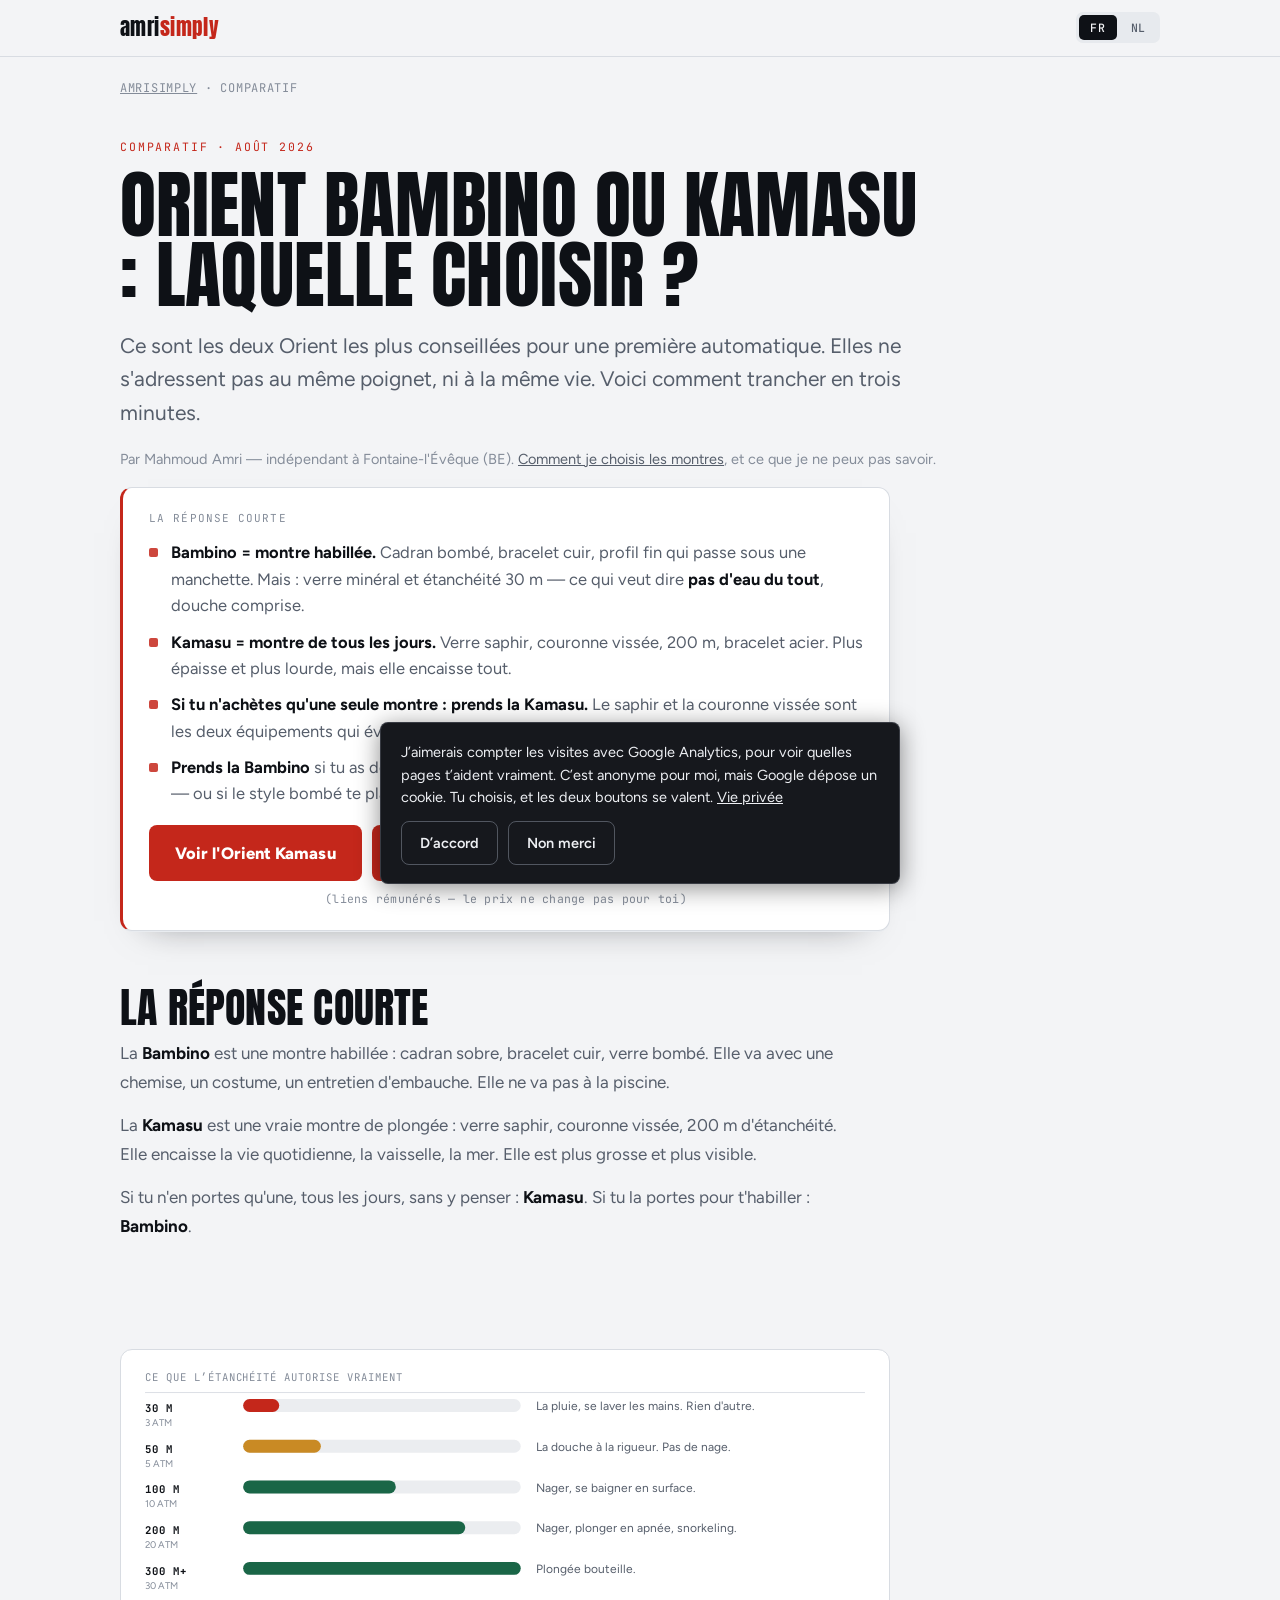
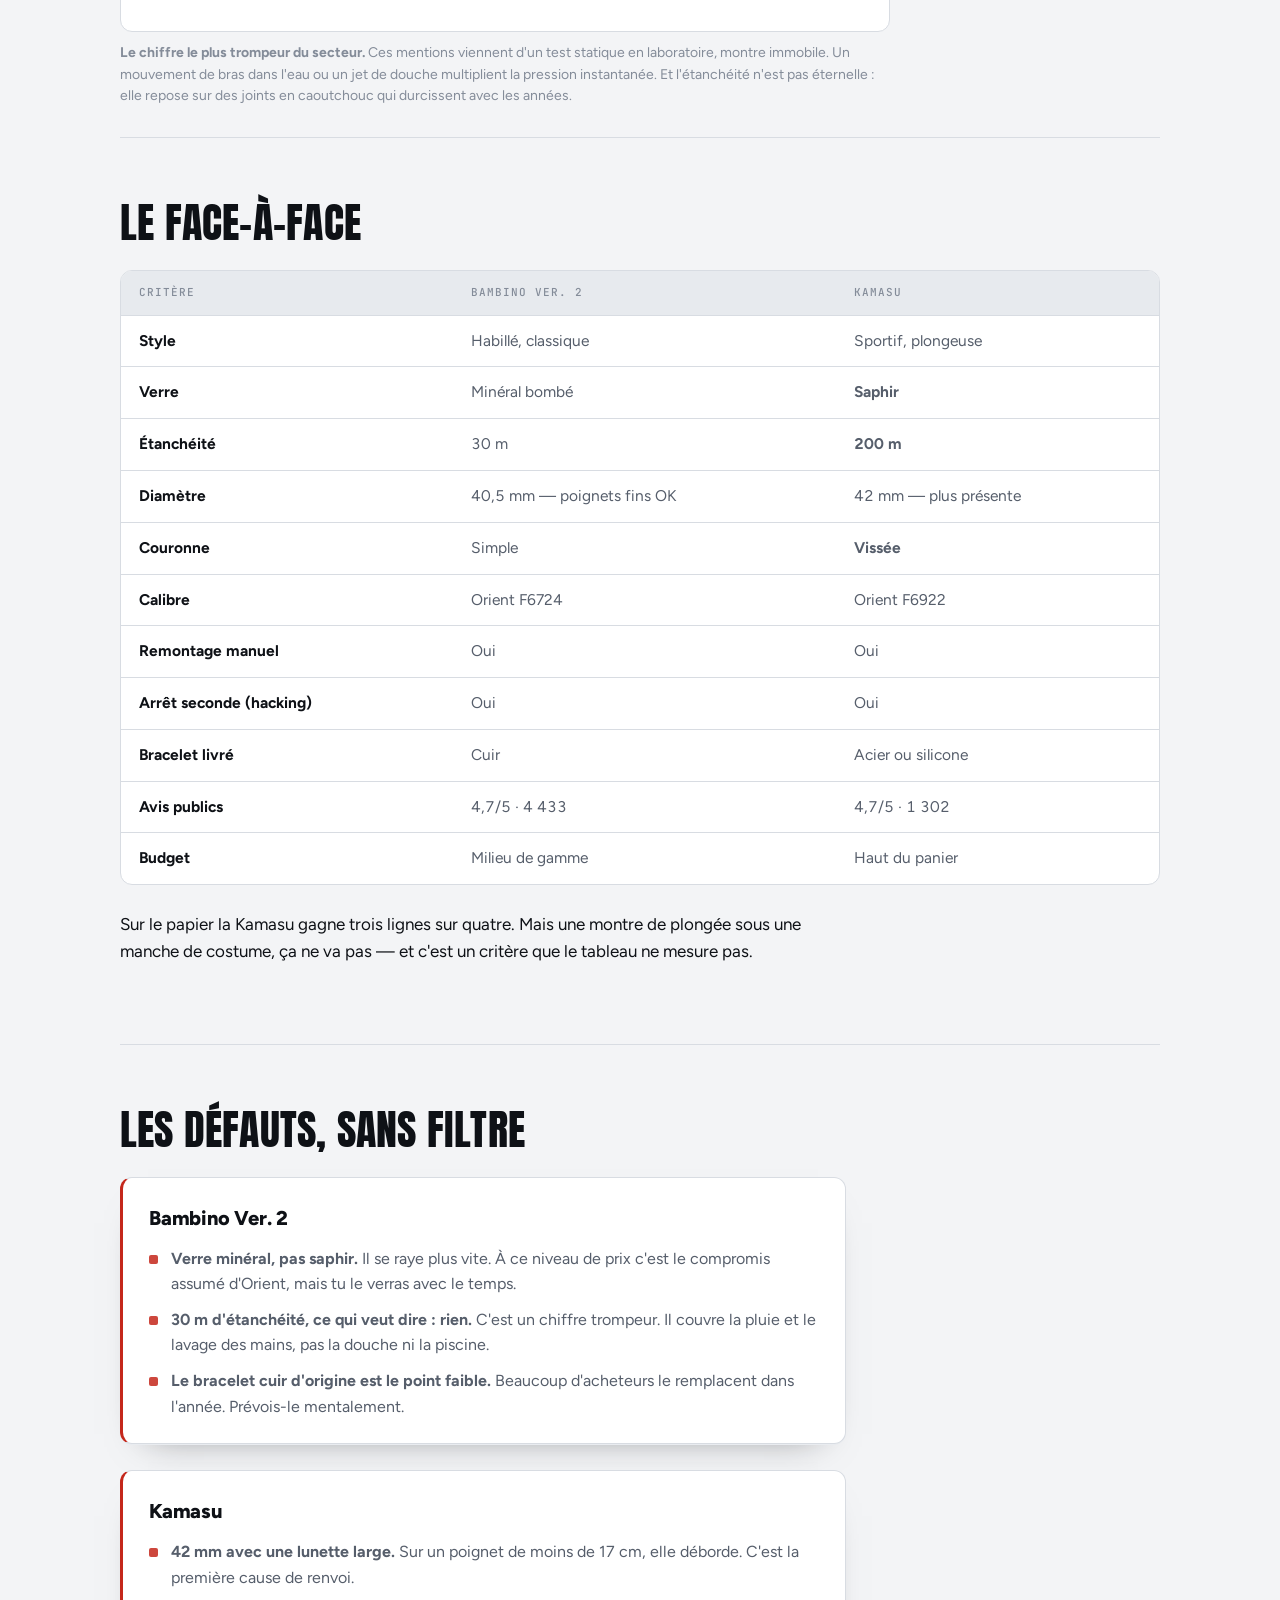
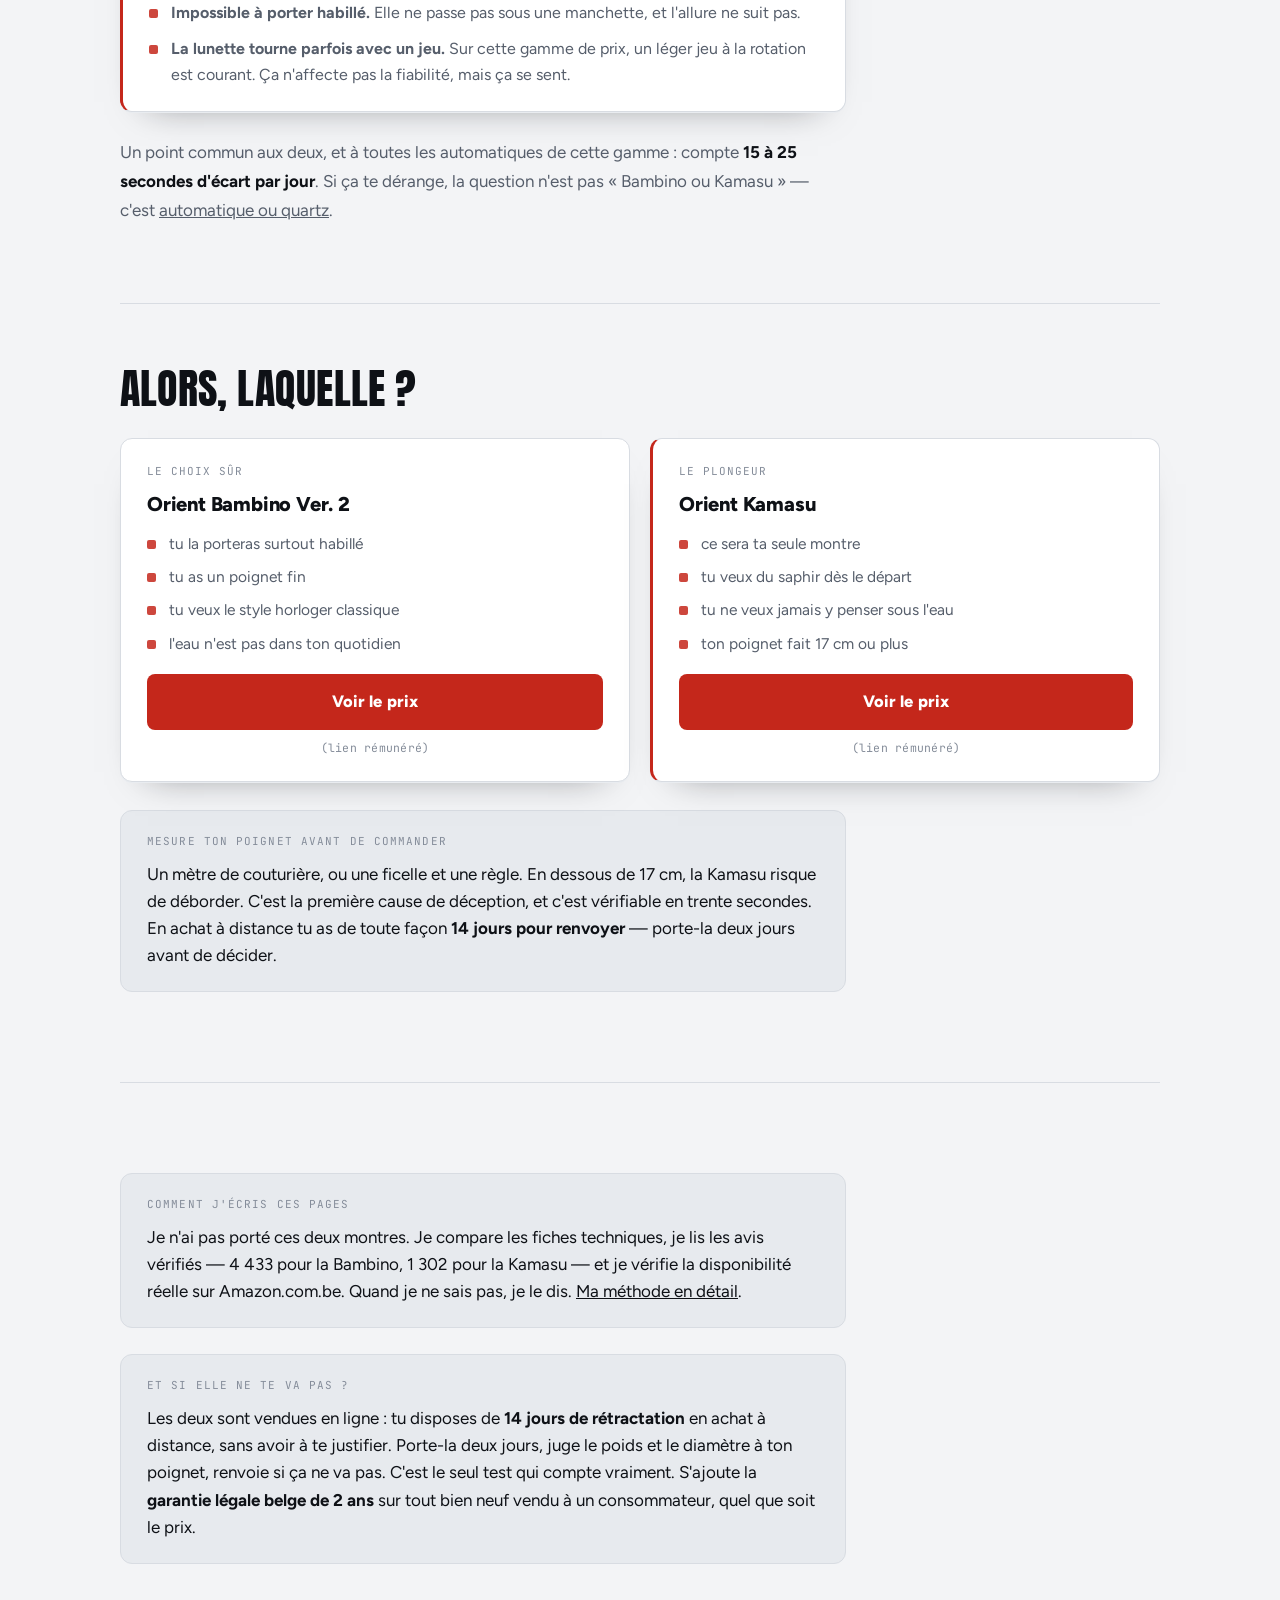
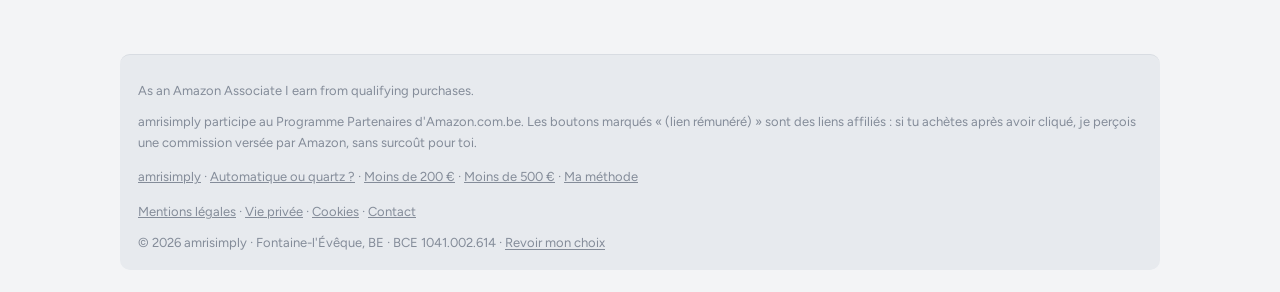
<file: bambino-ou-kamasu/index.html>
<!doctype html>
<html lang="fr">
<head>
<meta charset="utf-8">
<meta name="viewport" content="width=device-width, initial-scale=1">
<title>Orient Bambino ou Kamasu : laquelle choisir ? — amrisimply</title>
<meta name="description" content="Orient Bambino Ver.2 ou Orient Kamasu : le comparatif honnête. Verre, étanchéité, style, défauts de chacune. Laquelle pour ta première automatique, livrée en Belgique.">
<meta name="author" content="Mahmoud Amri">
<link rel="canonical" href="https://amrisimply.com/bambino-ou-kamasu/">
<meta name="theme-color" content="#0E1116">
<meta name="robots" content="index, follow, max-image-preview:large">

<link rel="alternate" hreflang="fr-BE" href="https://amrisimply.com/bambino-ou-kamasu/">
<link rel="alternate" hreflang="nl-BE" href="https://amrisimply.com/bambino-ou-kamasu/">
<link rel="alternate" hreflang="x-default" href="https://amrisimply.com/bambino-ou-kamasu/">

<meta property="og:type" content="article">
<meta property="og:site_name" content="amrisimply">
<meta property="og:locale" content="fr_BE">
<meta property="og:locale:alternate" content="nl_BE">
<meta property="og:url" content="https://amrisimply.com/bambino-ou-kamasu/">
<meta property="og:title" content="Orient Bambino ou Kamasu : laquelle choisir ?">
<meta property="og:description" content="Le comparatif honnête des deux Orient les plus recommandées pour une première automatique.">
<meta name="twitter:card" content="summary_large_image">

<link rel="icon" href="data:image/svg+xml,%3Csvg xmlns='http://www.w3.org/2000/svg' viewBox='0 0 64 64'%3E%3Ccircle cx='32' cy='32' r='31' fill='%23232A35'/%3E%3Ccircle cx='32' cy='32' r='23' fill='%230B0E13'/%3E%3Crect x='30' y='11' width='4' height='8' rx='1' fill='%23CBD5E1'/%3E%3Crect x='45' y='30' width='8' height='4' rx='1' fill='%23CBD5E1'/%3E%3Crect x='30' y='45' width='4' height='8' rx='1' fill='%23CBD5E1'/%3E%3Crect x='11' y='30' width='8' height='4' rx='1' fill='%23CBD5E1'/%3E%3Cpath d='M32 32V19' stroke='%23CBD5E1' stroke-width='4' stroke-linecap='round'/%3E%3Cpath d='M32 32l9 6' stroke='%23CBD5E1' stroke-width='3' stroke-linecap='round'/%3E%3Ccircle cx='32' cy='32' r='3' fill='%23C4271B'/%3E%3C/svg%3E">

<link rel="preconnect" href="https://fonts.googleapis.com">
<link rel="preconnect" href="https://fonts.gstatic.com" crossorigin>
<link rel="stylesheet" href="https://fonts.googleapis.com/css2?family=Anton&family=Figtree:wght@400;500;600;800;900&family=JetBrains+Mono:wght@400;500&display=swap">
<link rel="stylesheet" href="/assets/site.css">
<style>
.artlead{font-size:clamp(18px,2.2vw,21px);color:var(--ink-2);max-width:64ch;margin:0 0 18px}
.prose{max-width:66ch}
.prose p{font-size:17px;line-height:1.7;color:var(--ink-2)}
.prose p strong{color:var(--ink);font-weight:700}
.prose h3{margin-top:30px}
.crumb{font-family:"JetBrains Mono",ui-monospace,monospace;font-size:12px;letter-spacing:.06em;text-transform:uppercase;color:var(--ink-3);padding:22px 0 0}
.crumb a{color:var(--ink-3)}
.tbl{overflow-x:auto;border:1px solid var(--rule);border-radius:12px;margin:26px 0;background:var(--surface)}
table.cmp{border-collapse:collapse;width:100%;min-width:600px;font-size:15.5px}
table.cmp th,table.cmp td{padding:13px 18px;text-align:left;border-bottom:1px solid var(--rule)}
table.cmp thead th{background:var(--surface-2);font-family:"JetBrains Mono",ui-monospace,monospace;font-size:11px;letter-spacing:.09em;text-transform:uppercase;color:var(--ink-3);font-weight:500;white-space:nowrap}
table.cmp tbody tr:last-child td{border-bottom:none}
table.cmp td:first-child{font-weight:700;color:var(--ink)}
table.cmp td{color:var(--ink-2)}
.tnum{font-variant-numeric:tabular-nums}
.win{color:var(--ok);font-weight:700}
.split{display:grid;grid-template-columns:1fr 1fr;gap:20px;margin:28px 0}
@media(max-width:760px){.split{grid-template-columns:1fr}}
.box{background:var(--surface);border:1px solid var(--rule);border-radius:12px;padding:24px 26px;box-shadow:var(--shadow);display:flex;flex-direction:column}
.box.pick{border-left:3px solid var(--red)}
.box .tagline{font-family:"JetBrains Mono",ui-monospace,monospace;font-size:11px;letter-spacing:.09em;text-transform:uppercase;color:var(--ink-3);margin-bottom:8px}
.box h3{margin-bottom:12px}
.box ul{list-style:none;margin:0 0 18px;padding:0;font-size:15.5px}
.box ul li{padding-left:22px;position:relative;margin-bottom:9px;color:var(--ink-2);line-height:1.55}
.box ul li::before{content:"";position:absolute;left:0;top:8px;width:9px;height:9px;border-radius:2px;background:var(--red);opacity:.85}
.box ul li:last-child{margin-bottom:0}
.box .btn{margin-top:auto}
.callout{background:var(--surface-2);border:1px solid var(--rule);border-radius:12px;padding:22px 26px;margin:26px 0;max-width:66ch}
.callout p:last-child{margin-bottom:0}
.callout .k{font-family:"JetBrains Mono",ui-monospace,monospace;font-size:11px;letter-spacing:.1em;text-transform:uppercase;color:var(--ink-3);display:block;margin-bottom:10px}
.flaws{background:var(--surface);border:1px solid var(--rule);border-left:3px solid var(--red);border-radius:12px;padding:24px 26px;margin:26px 0;max-width:66ch;box-shadow:var(--shadow)}
.flaws h3{margin-bottom:12px}
.flaws ul{list-style:none;margin:0;padding:0;font-size:16px}
.flaws ul li{padding-left:22px;position:relative;margin-bottom:10px;color:var(--ink-2);line-height:1.6}
.flaws ul li::before{content:"";position:absolute;left:0;top:9px;width:9px;height:9px;border-radius:2px;background:var(--red);opacity:.85}
.flaws ul li:last-child{margin-bottom:0}

/* --- encadre En bref (ajoute 2026-08-29) --- */
.enbref{background:var(--surface);border:1px solid var(--rule);border-left:3px solid var(--red);border-radius:12px;padding:22px 26px;margin:6px 0 30px;max-width:70ch;box-shadow:var(--shadow)}
.enbref .k{font-family:"JetBrains Mono",ui-monospace,monospace;font-size:11px;letter-spacing:.1em;text-transform:uppercase;color:var(--ink-3);display:block;margin-bottom:12px}
.enbref ul{list-style:none;margin:0 0 18px;padding:0}
.enbref li{padding-left:22px;position:relative;margin-bottom:10px;color:var(--ink-2);font-size:16.5px;line-height:1.6}
.enbref li:last-child{margin-bottom:0}
.enbref li::before{content:"";position:absolute;left:0;top:9px;width:9px;height:9px;border-radius:2px;background:var(--red);opacity:.85}
.enbref li strong{color:var(--ink);font-weight:700}
.enbref .acts{display:flex;flex-wrap:wrap;gap:10px;margin-top:18px}
.enbref .afflabel{margin-top:9px}

/* --- figures + signature (ajoute 2026-08-29) --- */
.byline{font-size:14.5px;color:var(--ink-3);margin:14px 0 0}
.byline a{color:var(--ink-2)}
figure.fig{margin:30px 0;max-width:70ch}
figure.fig svg{display:block;width:100%;height:auto;background:var(--surface);border:1px solid var(--rule);border-radius:12px}
figure.fig figcaption{font-size:14px;color:var(--ink-3);margin-top:10px;line-height:1.55}
.fig-t{font-family:"JetBrains Mono",ui-monospace,monospace;font-size:11.5px;letter-spacing:.09em;text-transform:uppercase}
.midcta{margin:30px 0;max-width:70ch}
.midcta .afflabel{margin-top:8px}
</style>
</head>
<body>
<div id="page" data-lang="fr">

<div class="topbar">
  <div class="in">
    <div class="brand"><a href="/" style="color:inherit;text-decoration:none">amri<span>simply</span></a></div>
    <div class="langs" role="group" aria-label="Langue / Taal">
      <button type="button" data-lang="fr" aria-pressed="true">FR</button>
      <button type="button" data-lang="nl" aria-pressed="false">NL</button>
    </div>
  </div>
</div>

<div class="shell">

<p class="crumb"><a href="/">amrisimply</a> · <span class="lg-fr">Comparatif</span><span class="lg-nl">Vergelijking</span></p>

<article>

<header style="padding:26px 0 10px">
  <p class="eyebrow"><span class="lg-fr">Comparatif · août 2026</span><span class="lg-nl">Vergelijking · augustus 2026</span></p>
  <h1>
    <span class="lg-fr">Orient Bambino ou Kamasu : laquelle choisir ?</span>
    <span class="lg-nl">Orient Bambino of Kamasu: welke kiezen?</span>
  </h1>
  <p class="artlead">
    <span class="lg-fr">Ce sont les deux Orient les plus conseillées pour une première automatique. Elles ne s'adressent pas au même poignet, ni à la même vie. Voici comment trancher en trois minutes.</span>
    <span class="lg-nl">Dit zijn de twee meest aanbevolen Orients voor een eerste automaat. Ze richten zich niet tot dezelfde pols, noch tot hetzelfde leven. Zo beslis je in drie minuten.</span>
  </p>

  <p class="byline"><span class="lg-fr">Par Mahmoud Amri &mdash; ind&eacute;pendant &agrave; Fontaine-l'&Eacute;v&ecirc;que (BE). <a href="/methode/">Comment je choisis les montres</a>, et ce que je ne peux pas savoir.</span><span class="lg-nl">Door Mahmoud Amri &mdash; zelfstandige in Fontaine-l'&Eacute;v&ecirc;que (BE). <a href="/methode/">Hoe ik horloges kies</a>, en wat ik niet kan weten.</span></p>
</header>

<div class="enbref">
  <span class="k"><span class="lg-fr">La r&eacute;ponse courte</span><span class="lg-nl">Het korte antwoord</span></span>
  <ul>
    <li><span class="lg-fr"><strong>Bambino = montre habill&eacute;e.</strong> Cadran bomb&eacute;, bracelet cuir, profil fin qui passe sous une manchette. Mais&nbsp;: verre min&eacute;ral et &eacute;tanch&eacute;it&eacute; 30&nbsp;m &mdash; ce qui veut dire <strong>pas d'eau du tout</strong>, douche comprise.</span><span class="lg-nl"><strong>Bambino = gekleed horloge.</strong> Gewelfde wijzerplaat, leren band, dun profiel dat onder een manchet past. Maar: mineraalglas en 30&nbsp;m &mdash; wat betekent <strong>helemaal geen water</strong>, douche inbegrepen.</span></li>
    <li><span class="lg-fr"><strong>Kamasu = montre de tous les jours.</strong> Verre saphir, couronne viss&eacute;e, 200&nbsp;m, bracelet acier. Plus &eacute;paisse et plus lourde, mais elle encaisse tout.</span><span class="lg-nl"><strong>Kamasu = dagelijks horloge.</strong> Saffierglas, geschroefde kroon, 200&nbsp;m, stalen band. Dikker en zwaarder, maar ze incasseert alles.</span></li>
    <li><span class="lg-fr"><strong>Si tu n'ach&egrave;tes qu'une seule montre&nbsp;: prends la Kamasu.</strong> Le saphir et la couronne viss&eacute;e sont les deux &eacute;quipements qui &eacute;vitent les vrais regrets &agrave; trois ans.</span><span class="lg-nl"><strong>Koop je maar &eacute;&eacute;n horloge: neem de Kamasu.</strong> Saffier en geschroefde kroon zijn de twee zaken die echte spijt na drie jaar voorkomen.</span></li>
    <li><span class="lg-fr"><strong>Prends la Bambino</strong> si tu as d&eacute;j&agrave; une montre pour le quotidien et qu'il te manque une habill&eacute;e &mdash; ou si le style bomb&eacute; te pla&icirc;t vraiment. C'est un choix d'&oelig;il, pas un choix de fiche technique.</span><span class="lg-nl"><strong>Neem de Bambino</strong> als je al een dagelijks horloge hebt en een gekleed model mist &mdash; of als de gewelfde stijl je echt bevalt. Een keuze van het oog, niet van het datablad.</span></li>
  </ul>
  <div class="acts">
    <a class="btn" href="https://www.amazon.com.be/dp/B07JGNC1C5?tag=amrisimply49-21" rel="sponsored nofollow noopener" target="_blank"><span class="lg-fr">Voir l'Orient Kamasu</span><span class="lg-nl">Bekijk de Orient Kamasu</span></a>
    <a class="btn" href="https://www.amazon.com.be/dp/B01N45HWRM?tag=amrisimply49-21" rel="sponsored nofollow noopener" target="_blank"><span class="lg-fr">Voir l'Orient Bambino Ver. 2</span><span class="lg-nl">Bekijk de Orient Bambino Ver. 2</span></a>
  </div>
  <p class="afflabel"><span class="lg-fr">(liens r&eacute;mun&eacute;r&eacute;s &mdash; le prix ne change pas pour toi)</span><span class="lg-nl">(betaalde links &mdash; de prijs verandert niet voor jou)</span></p>
</div>


<section class="sec" style="border-top:none;padding-top:26px">
  <div class="prose">
    <h2><span class="lg-fr">La réponse courte</span><span class="lg-nl">Het korte antwoord</span></h2>
    <p>
      <span class="lg-fr">La <strong>Bambino</strong> est une montre habillée : cadran sobre, bracelet cuir, verre bombé. Elle va avec une chemise, un costume, un entretien d'embauche. Elle ne va pas à la piscine.</span>
      <span class="lg-nl">De <strong>Bambino</strong> is een klassiek horloge: sobere wijzerplaat, leren band, gewelfd glas. Hij past bij een hemd, een pak, een sollicitatiegesprek. Hij past niet in het zwembad.</span>
    </p>
    <p>
      <span class="lg-fr">La <strong>Kamasu</strong> est une vraie montre de plongée : verre saphir, couronne vissée, 200 m d'étanchéité. Elle encaisse la vie quotidienne, la vaisselle, la mer. Elle est plus grosse et plus visible.</span>
      <span class="lg-nl">De <strong>Kamasu</strong> is een echt duikhorloge: saffierglas, geschroefde kroon, 200 m waterdicht. Hij verdraagt het dagelijkse leven, de afwas, de zee. Hij is groter en opvallender.</span>
    </p>
    <p>
      <span class="lg-fr">Si tu n'en portes qu'une, tous les jours, sans y penser : <strong>Kamasu</strong>. Si tu la portes pour t'habiller : <strong>Bambino</strong>.</span>
      <span class="lg-nl">Draag je er maar één, elke dag, zonder erbij na te denken: <strong>Kamasu</strong>. Draag je hem om je te kleden: <strong>Bambino</strong>.</span>
    </p>
  </div>
</section>
<figure class="fig">
<svg viewBox="0 0 830 304" role="img" xmlns="http://www.w3.org/2000/svg" aria-label="Echelle d etancheite : ce que chaque mention autorise reellement">
<text x="26" y="34" class="fig-t" fill="var(--ink-3)" letter-spacing="1.2"><tspan class="lg-fr">CE QUE L&#8217;&#201;TANCH&#201;IT&#201; AUTORISE VRAIMENT</tspan><tspan class="lg-nl">WAT DE WATERDICHTHEID ECHT TOELAAT</tspan></text>
<line x1="26" y1="46" x2="804" y2="46" stroke="var(--rule)"/>
<text x="26" y="67" class="fig-t" fill="var(--ink)" font-weight="700">30 m</text><text x="26" y="82" font-size="10.5" fill="var(--ink-3)">3 ATM</text><rect x="132" y="53" width="300" height="14" rx="7" fill="var(--rule)" opacity=".5"/><rect x="132" y="53" width="39" height="14" rx="7" fill="var(--red)"/><text x="448" y="65" font-size="13" fill="var(--ink-2)" class="lg-fr">La pluie, se laver les mains. Rien d'autre.</text><text x="448" y="65" font-size="13" fill="var(--ink-2)" class="lg-nl">Regen, handen wassen. Niets anders.</text>
<text x="26" y="111" class="fig-t" fill="var(--ink)" font-weight="700">50 m</text><text x="26" y="126" font-size="10.5" fill="var(--ink-3)">5 ATM</text><rect x="132" y="97" width="300" height="14" rx="7" fill="var(--rule)" opacity=".5"/><rect x="132" y="97" width="84" height="14" rx="7" fill="#C98A24"/><text x="448" y="109" font-size="13" fill="var(--ink-2)" class="lg-fr">La douche &#224; la rigueur. Pas de nage.</text><text x="448" y="109" font-size="13" fill="var(--ink-2)" class="lg-nl">&#201;ventueel douchen. Niet zwemmen.</text>
<text x="26" y="155" class="fig-t" fill="var(--ink)" font-weight="700">100 m</text><text x="26" y="170" font-size="10.5" fill="var(--ink-3)">10 ATM</text><rect x="132" y="141" width="300" height="14" rx="7" fill="var(--rule)" opacity=".5"/><rect x="132" y="141" width="165" height="14" rx="7" fill="var(--ok)"/><text x="448" y="153" font-size="13" fill="var(--ink-2)" class="lg-fr">Nager, se baigner en surface.</text><text x="448" y="153" font-size="13" fill="var(--ink-2)" class="lg-nl">Zwemmen, baden aan de oppervlakte.</text>
<text x="26" y="199" class="fig-t" fill="var(--ink)" font-weight="700">200 m</text><text x="26" y="214" font-size="10.5" fill="var(--ink-3)">20 ATM</text><rect x="132" y="185" width="300" height="14" rx="7" fill="var(--rule)" opacity=".5"/><rect x="132" y="185" width="240" height="14" rx="7" fill="var(--ok)"/><text x="448" y="197" font-size="13" fill="var(--ink-2)" class="lg-fr">Nager, plonger en apn&#233;e, snorkeling.</text><text x="448" y="197" font-size="13" fill="var(--ink-2)" class="lg-nl">Zwemmen, vrijduiken, snorkelen.</text>
<text x="26" y="243" class="fig-t" fill="var(--ink)" font-weight="700">300 m+</text><text x="26" y="258" font-size="10.5" fill="var(--ink-3)">30 ATM</text><rect x="132" y="229" width="300" height="14" rx="7" fill="var(--rule)" opacity=".5"/><rect x="132" y="229" width="300" height="14" rx="7" fill="var(--ok)"/><text x="448" y="241" font-size="13" fill="var(--ink-2)" class="lg-fr">Plong&#233;e bouteille.</text><text x="448" y="241" font-size="13" fill="var(--ink-2)" class="lg-nl">Duiken met flessen.</text>
</svg>
<figcaption><span class="lg-fr"><strong>Le chiffre le plus trompeur du secteur.</strong> Ces mentions viennent d'un test statique en laboratoire, montre immobile. Un mouvement de bras dans l'eau ou un jet de douche multiplient la pression instantan&eacute;e. Et l'&eacute;tanch&eacute;it&eacute; n'est pas &eacute;ternelle&nbsp;: elle repose sur des joints en caoutchouc qui durcissent avec les ann&eacute;es.</span><span class="lg-nl"><strong>Het meest misleidende cijfer van de sector.</strong> Deze vermeldingen komen uit een statische labotest, met stilstaand horloge. Een armbeweging in het water of een douchestraal vermenigvuldigt de momentane druk. En waterdichtheid is niet eeuwig: ze berust op rubberen dichtingen die met de jaren verharden.</span></figcaption>
</figure>


<section class="sec">
  <h2><span class="lg-fr">Le face-à-face</span><span class="lg-nl">De confrontatie</span></h2>

  <div class="tbl">
    <table class="cmp">
      <thead>
        <tr>
          <th><span class="lg-fr">Critère</span><span class="lg-nl">Criterium</span></th>
          <th>Bambino Ver. 2</th>
          <th>Kamasu</th>
        </tr>
      </thead>
      <tbody>
        <tr>
          <td><span class="lg-fr">Style</span><span class="lg-nl">Stijl</span></td>
          <td><span class="lg-fr">Habillé, classique</span><span class="lg-nl">Klassiek, gekleed</span></td>
          <td><span class="lg-fr">Sportif, plongeuse</span><span class="lg-nl">Sportief, duiker</span></td>
        </tr>
        <tr>
          <td><span class="lg-fr">Verre</span><span class="lg-nl">Glas</span></td>
          <td><span class="lg-fr">Minéral bombé</span><span class="lg-nl">Gewelfd mineraal</span></td>
          <td class="win"><span class="lg-fr">Saphir</span><span class="lg-nl">Saffier</span></td>
        </tr>
        <tr>
          <td><span class="lg-fr">Étanchéité</span><span class="lg-nl">Waterdichtheid</span></td>
          <td class="tnum">30 m</td>
          <td class="tnum win">200 m</td>
        </tr>
        <tr>
          <td><span class="lg-fr">Diamètre</span><span class="lg-nl">Diameter</span></td>
          <td class="tnum"><span class="lg-fr">40,5 mm — poignets fins OK</span><span class="lg-nl">40,5 mm — dunne polsen OK</span></td>
          <td class="tnum"><span class="lg-fr">42 mm — plus présente</span><span class="lg-nl">42 mm — nadrukkelijker</span></td>
        </tr>
        <tr>
          <td><span class="lg-fr">Couronne</span><span class="lg-nl">Kroon</span></td>
          <td><span class="lg-fr">Simple</span><span class="lg-nl">Eenvoudig</span></td>
          <td class="win"><span class="lg-fr">Vissée</span><span class="lg-nl">Geschroefd</span></td>
        </tr>
        <tr>
          <td><span class="lg-fr">Calibre</span><span class="lg-nl">Kaliber</span></td>
          <td>Orient F6724</td>
          <td>Orient F6922</td>
        </tr>
        <tr>
          <td><span class="lg-fr">Remontage manuel</span><span class="lg-nl">Handopwinding</span></td>
          <td><span class="lg-fr">Oui</span><span class="lg-nl">Ja</span></td>
          <td><span class="lg-fr">Oui</span><span class="lg-nl">Ja</span></td>
        </tr>
        <tr>
          <td><span class="lg-fr">Arrêt seconde (hacking)</span><span class="lg-nl">Secondestop (hacking)</span></td>
          <td><span class="lg-fr">Oui</span><span class="lg-nl">Ja</span></td>
          <td><span class="lg-fr">Oui</span><span class="lg-nl">Ja</span></td>
        </tr>
        <tr>
          <td><span class="lg-fr">Bracelet livré</span><span class="lg-nl">Geleverde band</span></td>
          <td><span class="lg-fr">Cuir</span><span class="lg-nl">Leer</span></td>
          <td><span class="lg-fr">Acier ou silicone</span><span class="lg-nl">Staal of siliconen</span></td>
        </tr>
        <tr>
          <td><span class="lg-fr">Avis publics</span><span class="lg-nl">Publieke reviews</span></td>
          <td class="tnum">4,7/5 · 4 433</td>
          <td class="tnum">4,7/5 · 1 302</td>
        </tr>
        <tr>
          <td><span class="lg-fr">Budget</span><span class="lg-nl">Budget</span></td>
          <td><span class="lg-fr">Milieu de gamme</span><span class="lg-nl">Middenklasse</span></td>
          <td><span class="lg-fr">Haut du panier</span><span class="lg-nl">Topmodel</span></td>
        </tr>
      </tbody>
    </table>
  </div>

  <p class="prose"><span class="lg-fr">Sur le papier la Kamasu gagne trois lignes sur quatre. Mais une montre de plongée sous une manche de costume, ça ne va pas — et c'est un critère que le tableau ne mesure pas.</span><span class="lg-nl">Op papier wint de Kamasu drie op vier regels. Maar een duikhorloge onder een pakmouw, dat werkt niet — en dat is een criterium dat de tabel niet meet.</span></p>
</section>

<section class="sec">
  <h2><span class="lg-fr">Les défauts, sans filtre</span><span class="lg-nl">De gebreken, ongefilterd</span></h2>

  <div class="flaws">
    <h3>Bambino Ver. 2</h3>
    <ul>
      <li><span class="lg-fr"><strong>Verre minéral, pas saphir.</strong> Il se raye plus vite. À ce niveau de prix c'est le compromis assumé d'Orient, mais tu le verras avec le temps.</span><span class="lg-nl"><strong>Mineraal glas, geen saffier.</strong> Het krast sneller. In deze prijsklasse is dat Orients bewuste compromis, maar je zult het na verloop van tijd zien.</span></li>
      <li><span class="lg-fr"><strong>30 m d'étanchéité, ce qui veut dire : rien.</strong> C'est un chiffre trompeur. Il couvre la pluie et le lavage des mains, pas la douche ni la piscine.</span><span class="lg-nl"><strong>30 m waterdicht, wat betekent: niets.</strong> Dat cijfer is misleidend. Het dekt regen en handen wassen, niet de douche of het zwembad.</span></li>
      <li><span class="lg-fr"><strong>Le bracelet cuir d'origine est le point faible.</strong> Beaucoup d'acheteurs le remplacent dans l'année. Prévois-le mentalement.</span><span class="lg-nl"><strong>De originele leren band is het zwakke punt.</strong> Veel kopers vervangen hem binnen het jaar. Hou daar rekening mee.</span></li>
    </ul>
  </div>

  <div class="flaws">
    <h3>Kamasu</h3>
    <ul>
      <li><span class="lg-fr"><strong>42 mm avec une lunette large.</strong> Sur un poignet de moins de 17 cm, elle déborde. C'est la première cause de renvoi.</span><span class="lg-nl"><strong>42 mm met een brede bezel.</strong> Op een pols van minder dan 17 cm steekt hij uit. Dat is de eerste reden van terugzending.</span></li>
      <li><span class="lg-fr"><strong>Impossible à porter habillé.</strong> Elle ne passe pas sous une manchette, et l'allure ne suit pas.</span><span class="lg-nl"><strong>Onmogelijk gekleed te dragen.</strong> Hij past niet onder een manchet, en de look volgt niet.</span></li>
      <li><span class="lg-fr"><strong>La lunette tourne parfois avec un jeu.</strong> Sur cette gamme de prix, un léger jeu à la rotation est courant. Ça n'affecte pas la fiabilité, mais ça se sent.</span><span class="lg-nl"><strong>De bezel draait soms met speling.</strong> In deze prijsklasse is lichte speling bij het draaien gebruikelijk. Het tast de betrouwbaarheid niet aan, maar je voelt het.</span></li>
    </ul>
  </div>

  <div class="prose">
    <p>
      <span class="lg-fr">Un point commun aux deux, et à toutes les automatiques de cette gamme : compte <strong>15 à 25 secondes d'écart par jour</strong>. Si ça te dérange, la question n'est pas « Bambino ou Kamasu » — c'est <a href="/automatique-ou-quartz/">automatique ou quartz</a>.</span>
      <span class="lg-nl">Eén punt hebben beide gemeen, en alle automaten in dit segment: reken op <strong>15 tot 25 seconden afwijking per dag</strong>. Stoort dat je, dan is de vraag niet « Bambino of Kamasu » — maar <a href="/automatique-ou-quartz/">automatisch of quartz</a>.</span>
    </p>
  </div>
</section>

<section class="sec">
  <h2><span class="lg-fr">Alors, laquelle ?</span><span class="lg-nl">Welke dan?</span></h2>

  <div class="split">
    <div class="box">
      <p class="tagline"><span class="lg-fr">Le choix sûr</span><span class="lg-nl">De veilige keuze</span></p>
      <h3>Orient Bambino Ver. 2</h3>
      <ul>
        <li><span class="lg-fr">tu la porteras surtout habillé</span><span class="lg-nl">je hem vooral gekleed zult dragen</span></li>
        <li><span class="lg-fr">tu as un poignet fin</span><span class="lg-nl">je een dunne pols hebt</span></li>
        <li><span class="lg-fr">tu veux le style horloger classique</span><span class="lg-nl">je de klassieke horlogestijl wil</span></li>
        <li><span class="lg-fr">l'eau n'est pas dans ton quotidien</span><span class="lg-nl">water niet in je dagelijkse leven zit</span></li>
      </ul>
      <a class="btn wide" href="https://www.amazon.com.be/dp/B01N45HWRM?tag=amrisimply49-21" rel="sponsored nofollow noopener" target="_blank"><span class="lg-fr">Voir le prix</span><span class="lg-nl">Bekijk de prijs</span></a>
      <p class="afflabel"><span class="lg-fr">(lien rémunéré)</span><span class="lg-nl">(betaalde link)</span></p>
    </div>

    <div class="box pick">
      <p class="tagline"><span class="lg-fr">Le plongeur</span><span class="lg-nl">De duiker</span></p>
      <h3>Orient Kamasu</h3>
      <ul>
        <li><span class="lg-fr">ce sera ta seule montre</span><span class="lg-nl">het je enige horloge wordt</span></li>
        <li><span class="lg-fr">tu veux du saphir dès le départ</span><span class="lg-nl">je meteen saffier wil</span></li>
        <li><span class="lg-fr">tu ne veux jamais y penser sous l'eau</span><span class="lg-nl">je er onder water nooit aan wil denken</span></li>
        <li><span class="lg-fr">ton poignet fait 17 cm ou plus</span><span class="lg-nl">je pols 17 cm of meer meet</span></li>
      </ul>
      <a class="btn wide" href="https://www.amazon.com.be/dp/B07JGNC1C5?tag=amrisimply49-21" rel="sponsored nofollow noopener" target="_blank"><span class="lg-fr">Voir le prix</span><span class="lg-nl">Bekijk de prijs</span></a>
      <p class="afflabel"><span class="lg-fr">(lien rémunéré)</span><span class="lg-nl">(betaalde link)</span></p>
    </div>
  </div>

  <div class="callout">
    <span class="k"><span class="lg-fr">Mesure ton poignet avant de commander</span><span class="lg-nl">Meet je pols voor je bestelt</span></span>
    <p>
      <span class="lg-fr">Un mètre de couturière, ou une ficelle et une règle. En dessous de 17 cm, la Kamasu risque de déborder. C'est la première cause de déception, et c'est vérifiable en trente secondes. En achat à distance tu as de toute façon <strong>14 jours pour renvoyer</strong> — porte-la deux jours avant de décider.</span>
      <span class="lg-nl">Een lintmeter, of een touwtje en een lat. Onder 17 cm dreigt de Kamasu uit te steken. Dat is de eerste oorzaak van ontgoocheling, en het is in dertig seconden na te gaan. Bij aankoop op afstand heb je sowieso <strong>14 dagen om terug te sturen</strong> — draag hem twee dagen voor je beslist.</span>
    </p>
  </div>
</section>

<section class="sec">
  <div class="callout">
    <span class="k"><span class="lg-fr">Comment j'écris ces pages</span><span class="lg-nl">Hoe ik deze pagina's schrijf</span></span>
    <p>
      <span class="lg-fr">Je n'ai pas porté ces deux montres. Je compare les fiches techniques, je lis les avis vérifiés — 4 433 pour la Bambino, 1 302 pour la Kamasu — et je vérifie la disponibilité réelle sur Amazon.com.be. Quand je ne sais pas, je le dis. <a href="/methode/">Ma méthode en détail</a>.</span>
      <span class="lg-nl">Ik heb deze twee horloges niet gedragen. Ik vergelijk technische fiches, lees geverifieerde reviews — 4.433 voor de Bambino, 1.302 voor de Kamasu — en controleer de echte beschikbaarheid op Amazon.com.be. Wat ik niet weet, zeg ik. <a href="/methode/">Mijn methode in detail</a>.</span>
    </p>
  </div>

<div class="callout">
<span class="k"><span class="lg-fr">Et si elle ne te va pas&nbsp;?</span><span class="lg-nl">En als hij je niet past?</span></span>
<p><span class="lg-fr">Les deux sont vendues en ligne&nbsp;: tu disposes de <strong>14&nbsp;jours de r&eacute;tractation</strong> en achat &agrave; distance, sans avoir &agrave; te justifier. Porte-la deux jours, juge le poids et le diam&egrave;tre &agrave; ton poignet, renvoie si &ccedil;a ne va pas. C'est le seul test qui compte vraiment. S'ajoute la <strong>garantie l&eacute;gale belge de 2&nbsp;ans</strong> sur tout bien neuf vendu &agrave; un consommateur, quel que soit le prix.</span><span class="lg-nl">Beide worden online verkocht: je hebt <strong>14&nbsp;dagen herroepingsrecht</strong> bij aankoop op afstand, zonder motivering. Draag hem twee dagen, beoordeel gewicht en diameter aan je pols, stuur terug als het niet past. Dat is de enige test die echt telt. Daarbovenop geldt de <strong>Belgische wettelijke garantie van 2&nbsp;jaar</strong> op elk nieuw goed verkocht aan een consument, ongeacht de prijs.</span></p>
</div>
</section>

</article>

<footer class="legal">
  <p class="fine">As an Amazon Associate I earn from qualifying purchases.</p>
  <p class="fine">
    <span class="lg-fr">amrisimply participe au Programme Partenaires d'Amazon.com.be. Les boutons marqués « (lien rémunéré) » sont des liens affiliés : si tu achètes après avoir cliqué, je perçois une commission versée par Amazon, sans surcoût pour toi.</span>
    <span class="lg-nl">amrisimply neemt deel aan het Amazon.com.be Partnerprogramma. De knoppen met « (betaalde link) » zijn affiliatielinks: koop je na een klik, dan ontvang ik een commissie van Amazon, zonder meerkost voor jou.</span>
  </p>
  <p class="fine" style="margin-top:14px">
    <a href="/">amrisimply</a> ·
    <a href="/automatique-ou-quartz/"><span class="lg-fr">Automatique ou quartz ?</span><span class="lg-nl">Automatisch of quartz?</span></a> ·
    <a href="/montre-automatique-moins-200-euros/"><span class="lg-fr">Moins de 200 €</span><span class="lg-nl">Onder 200 €</span></a> ·
    <a href="/montre-automatique-moins-500-euros/"><span class="lg-fr">Moins de 500 €</span><span class="lg-nl">Onder 500 €</span></a> ·
    <a href="/methode/"><span class="lg-fr">Ma méthode</span><span class="lg-nl">Mijn methode</span></a>
  </p>
    <p class="fine" style="margin-top:14px">
    <a href="/mentions-legales/"><span class="lg-fr">Mentions légales</span><span class="lg-nl">Juridische info</span></a> ·
    <a href="/vie-privee/"><span class="lg-fr">Vie privée</span><span class="lg-nl">Privacy</span></a> ·
    <a href="/cookies/">Cookies</a> ·
    <a href="/contact/">Contact</a>
  </p>
  <p class="fine">© 2026 amrisimply · Fontaine-l'Évêque, BE · BCE 1041.002.614 · <button type="button" class="linklike" data-cookies><span class="lg-fr">Revoir mon choix</span><span class="lg-nl">Mijn keuze herzien</span></button></p>
</footer>

</div>
</div>

<script>
(function(){
  var page = document.getElementById('page');
  var btns = document.querySelectorAll('.langs button');
  function set(lang){
    page.setAttribute('data-lang', lang);
    document.documentElement.setAttribute('lang', lang);
    btns.forEach(function(b){ b.setAttribute('aria-pressed', String(b.dataset.lang === lang)); });
    try{ localStorage.setItem('amrisimply-lang', lang); }catch(e){}
  }
  btns.forEach(function(b){ b.addEventListener('click', function(){ set(b.dataset.lang); }); });
  var url = null;
  try{ url = new URLSearchParams(location.search).get('lang'); }catch(e){}
  var saved = null;
  try{ saved = localStorage.getItem('amrisimply-lang'); }catch(e){}
  if(url === 'nl' || url === 'fr'){ set(url); }
  else if(saved === 'nl' || saved === 'fr'){ set(saved); }
  else if((navigator.language||'').toLowerCase().indexOf('nl') === 0){ set('nl'); }
})();
</script>

<script type="application/ld+json">
{
  "@context":"https://schema.org",
  "@type":"Article",
  "headline":"Orient Bambino ou Kamasu : laquelle choisir ?",
  "description":"Comparatif honnête entre l'Orient Bambino Ver.2 et l'Orient Kamasu pour une première montre automatique.",
  "inLanguage":"fr-BE",
  "datePublished":"2026-08-24",
  "dateModified":"2026-08-24",
  "author":{"@type":"Person","name":"Mahmoud Amri"},
  "publisher":{"@type":"Organization","name":"amrisimply"},
  "mainEntityOfPage":{"@type":"WebPage","@id":"https://amrisimply.com/bambino-ou-kamasu/"}
}
</script>

<script defer src="/assets/consent-v2.js"></script>
</body>
</html>
</file>
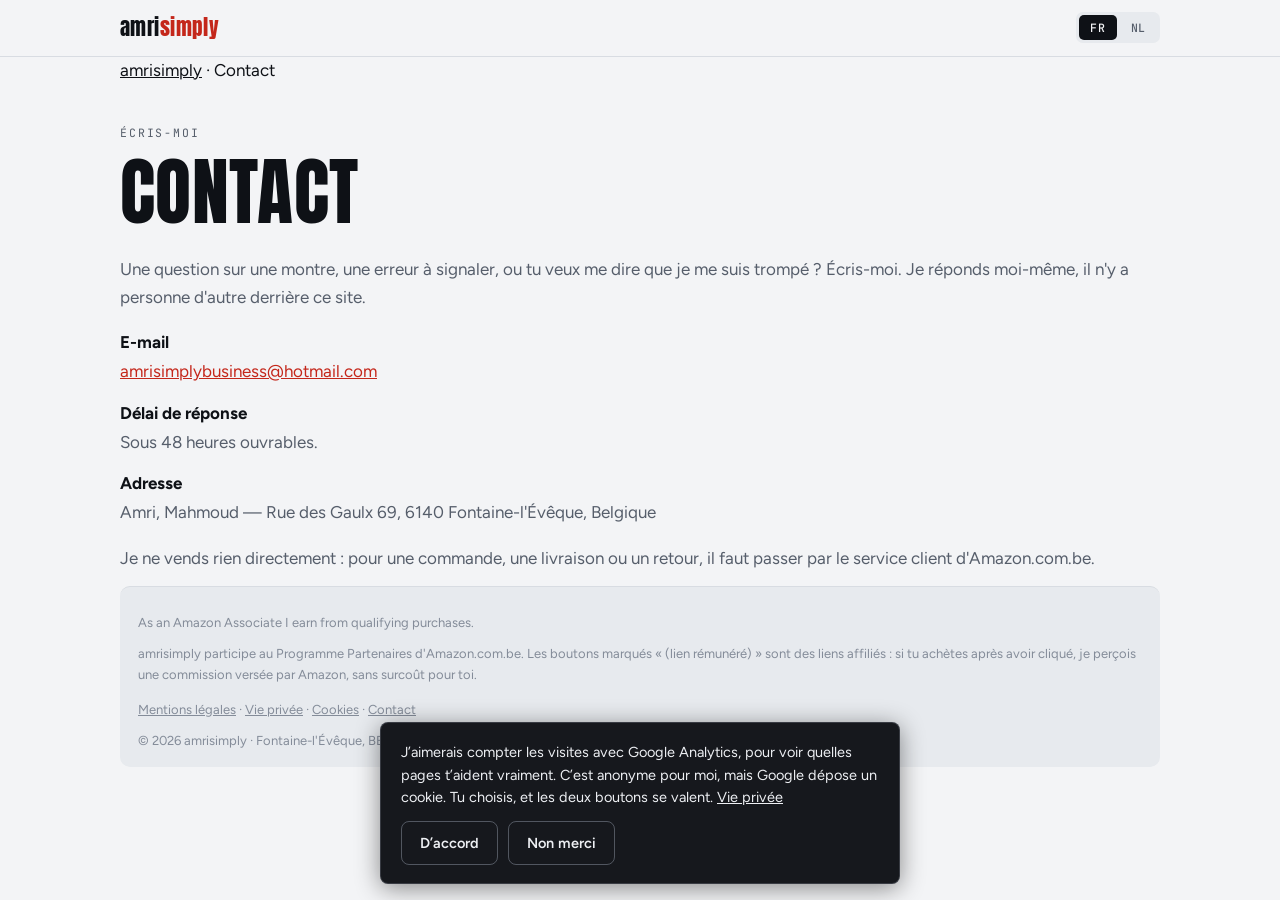
<file: contact/index.html>
<!doctype html>
<html lang="fr">
<head>
<meta charset="utf-8">
<meta name="viewport" content="width=device-width, initial-scale=1">
<title>Contact — amrisimply</title>
<meta name="description" content="Une question, une erreur à signaler ? Écris à amrisimply : je réponds moi-même, sous 48 heures ouvrables.">
<meta name="author" content="Mahmoud Amri">
<link rel="canonical" href="https://amrisimply.com/contact/">
<meta name="theme-color" content="#0E1116">
<meta name="robots" content="index, follow">

<link rel="alternate" hreflang="fr-BE" href="https://amrisimply.com/contact/">
<link rel="alternate" hreflang="nl-BE" href="https://amrisimply.com/contact/">
<link rel="alternate" hreflang="x-default" href="https://amrisimply.com/contact/">

<meta property="og:type" content="website">
<meta property="og:site_name" content="amrisimply">
<meta property="og:locale" content="fr_BE">
<meta property="og:locale:alternate" content="nl_BE">
<meta property="og:url" content="https://amrisimply.com/contact/">
<meta property="og:title" content="Contact">
<meta property="og:description" content="Une question, une erreur à signaler ? Écris à amrisimply : je réponds moi-même, sous 48 heures ouvrables.">
<meta name="twitter:card" content="summary_large_image">

<link rel="icon" href="data:image/svg+xml,%3Csvg xmlns='http://www.w3.org/2000/svg' viewBox='0 0 64 64'%3E%3Ccircle cx='32' cy='32' r='31' fill='%23232A35'/%3E%3Ccircle cx='32' cy='32' r='23' fill='%230B0E13'/%3E%3Crect x='30' y='11' width='4' height='8' rx='1' fill='%23CBD5E1'/%3E%3Crect x='45' y='30' width='8' height='4' rx='1' fill='%23CBD5E1'/%3E%3Crect x='30' y='45' width='4' height='8' rx='1' fill='%23CBD5E1'/%3E%3Crect x='11' y='30' width='8' height='4' rx='1' fill='%23CBD5E1'/%3E%3Cpath d='M32 32V19' stroke='%23CBD5E1' stroke-width='4' stroke-linecap='round'/%3E%3Cpath d='M32 32l9 6' stroke='%23CBD5E1' stroke-width='3' stroke-linecap='round'/%3E%3Ccircle cx='32' cy='32' r='3' fill='%23C4271B'/%3E%3C/svg%3E">

<link rel="stylesheet" href="https://fonts.googleapis.com/css2?family=Anton&family=Figtree:wght@400;500;600;800;900&family=JetBrains+Mono:wght@400;500&display=swap">
<link rel="stylesheet" href="/assets/site.css">
<style>
  .lgl dl{margin:18px 0}
  .lgl dt{font-weight:700;margin-top:14px}
  .lgl dd{margin:2px 0 0;color:var(--ink-2)}
  .lgl h4{margin:26px 0 8px;font-size:18px}
  .lgl p{color:var(--ink-2);line-height:1.65}
  .lgl a{color:var(--red)}
  .lgl .btn{display:inline-block;background:var(--red);color:#1B0704;padding:10px 16px;border-radius:8px;text-decoration:none;font-weight:600}
</style>
</head>
<body>
<div id="page" data-lang="fr">

<div class="topbar">
  <div class="in">
    <div class="brand"><a href="/" style="color:inherit;text-decoration:none">amri<span>simply</span></a></div>
    <div class="langs" role="group" aria-label="Langue / Taal">
      <button type="button" data-lang="fr" aria-pressed="true">FR</button>
      <button type="button" data-lang="nl" aria-pressed="false">NL</button>
    </div>
  </div>
</div>

<div class="shell">

<p class="crumb"><a href="/">amrisimply</a> · <span class="lg-fr">Contact</span><span class="lg-nl">Contact</span></p>

<article class="lgl">

<header style="padding:26px 0 10px">
  <p class="eyebrow"><span class="lg-fr">Écris-moi</span><span class="lg-nl">Schrijf me</span></p>
  <h1><span class="lg-fr">Contact</span><span class="lg-nl">Contact</span></h1>
</header>

<p><span class="lg-fr">Une question sur une montre, une erreur à signaler, ou tu veux me dire que je me suis trompé ? Écris-moi. Je réponds moi-même, il n'y a personne d'autre derrière ce site.</span><span class="lg-nl">Een vraag over een horloge, een fout te melden, of wil je me zeggen dat ik me vergist heb? Schrijf me. Ik antwoord zelf, er zit niemand anders achter deze site.</span></p>
    <dl>
      <dt>E-mail</dt>
      <dd><a href="mailto:amrisimplybusiness@hotmail.com">amrisimplybusiness@hotmail.com</a></dd>
      <dt><span class="lg-fr">Délai de réponse</span><span class="lg-nl">Antwoordtermijn</span></dt>
      <dd><span class="lg-fr">Sous 48 heures ouvrables.</span><span class="lg-nl">Binnen 48 werkuren.</span></dd>
      <dt><span class="lg-fr">Adresse</span><span class="lg-nl">Adres</span></dt>
      <dd>Amri, Mahmoud — Rue des Gaulx 69, 6140 Fontaine-l'Évêque, <span class="lg-fr">Belgique</span><span class="lg-nl">België</span></dd>
    </dl>
    <p><span class="lg-fr">Je ne vends rien directement : pour une commande, une livraison ou un retour, il faut passer par le service client d'Amazon.com.be.</span><span class="lg-nl">Ik verkoop niets rechtstreeks: voor een bestelling, levering of retour moet je bij de klantendienst van Amazon.com.be zijn.</span></p>

</article>

<footer class="legal">
  <p class="fine">As an Amazon Associate I earn from qualifying purchases.</p>
  <p class="fine">
    <span class="lg-fr">amrisimply participe au Programme Partenaires d'Amazon.com.be. Les boutons marqués « (lien rémunéré) » sont des liens affiliés : si tu achètes après avoir cliqué, je perçois une commission versée par Amazon, sans surcoût pour toi.</span>
    <span class="lg-nl">amrisimply neemt deel aan het Amazon.com.be Partnerprogramma. De knoppen met « (betaalde link) » zijn affiliatielinks: koop je na een klik, dan ontvang ik een commissie van Amazon, zonder meerkost voor jou.</span>
  </p>
  <p class="fine" style="margin-top:14px">
    <a href="/mentions-legales/"><span class="lg-fr">Mentions légales</span><span class="lg-nl">Juridische info</span></a> ·
    <a href="/vie-privee/"><span class="lg-fr">Vie privée</span><span class="lg-nl">Privacy</span></a> ·
    <a href="/cookies/">Cookies</a> ·
    <a href="/contact/">Contact</a>
  </p>
  <p class="fine">© 2026 amrisimply · Fontaine-l'Évêque, BE · BCE 1041.002.614 · <button type="button" class="linklike" data-cookies><span class="lg-fr">Revoir mon choix</span><span class="lg-nl">Mijn keuze herzien</span></button></p>
</footer>

</div>
</div><!-- /page -->

<script>
(function(){
  var page = document.getElementById('page');
  var btns = document.querySelectorAll('.langs button');
  function set(lang){
    page.setAttribute('data-lang', lang);
    document.documentElement.setAttribute('lang', lang);
    btns.forEach(function(b){ b.setAttribute('aria-pressed', String(b.dataset.lang === lang)); });
    try{ localStorage.setItem('amrisimply-lang', lang); }catch(e){}
  }
  btns.forEach(function(b){ b.addEventListener('click', function(){ set(b.dataset.lang); }); });
  var url = null;
  try{ url = new URLSearchParams(location.search).get('lang'); }catch(e){}
  var saved = null;
  try{ saved = localStorage.getItem('amrisimply-lang'); }catch(e){}
  if(url === 'nl' || url === 'fr'){ set(url); }
  else if(saved === 'nl' || saved === 'fr'){ set(saved); }
  else if((navigator.language||'').toLowerCase().indexOf('nl') === 0){ set('nl'); }
})();
</script>

<script defer src="/assets/consent-v2.js"></script>
</body>
</html>
</file>
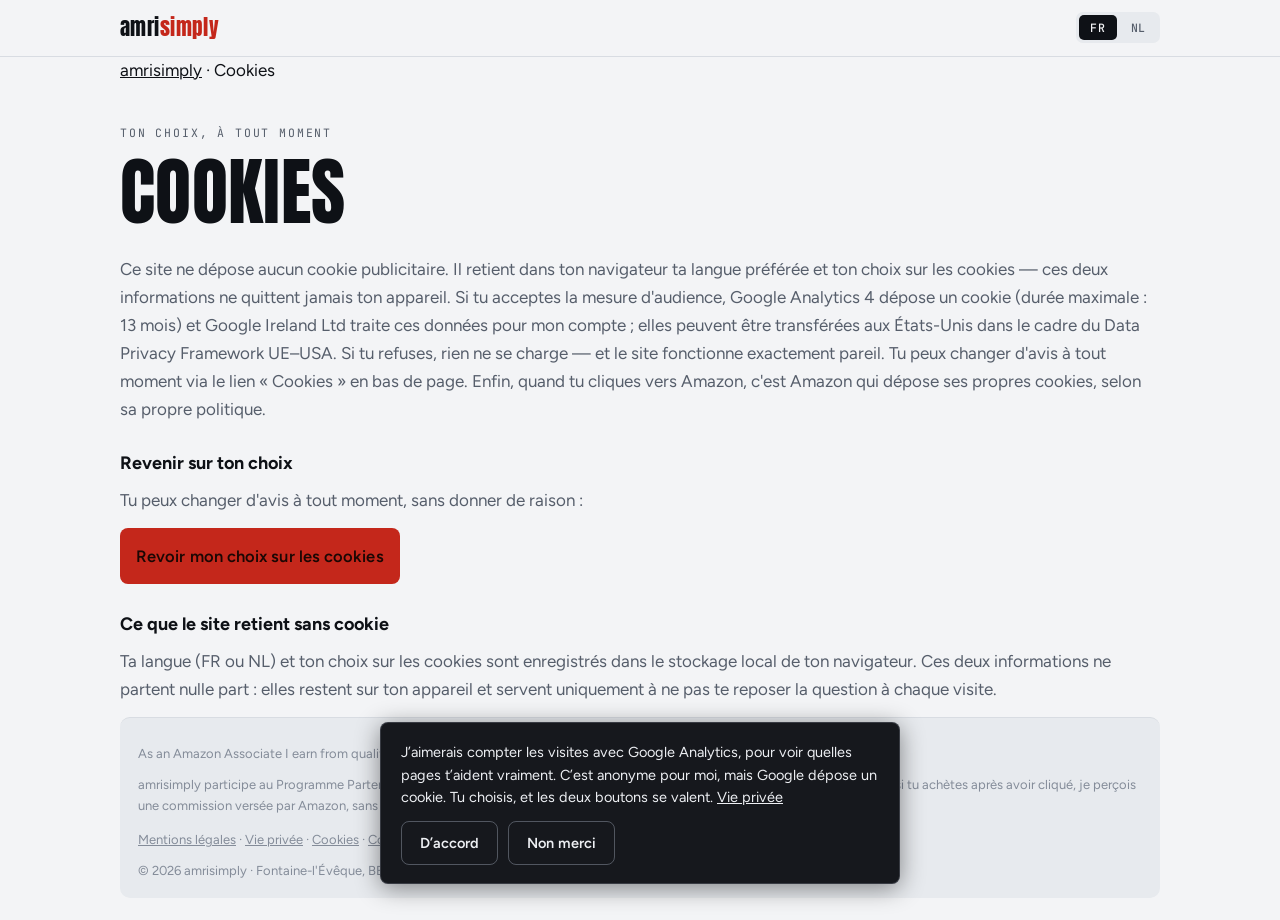
<file: cookies/index.html>
<!doctype html>
<html lang="fr">
<head>
<meta charset="utf-8">
<meta name="viewport" content="width=device-width, initial-scale=1">
<title>Cookies — amrisimply</title>
<meta name="description" content="Ce que ce site dépose, ce qu'il ne dépose pas, et comment revenir sur ton choix à tout moment.">
<meta name="author" content="Mahmoud Amri">
<link rel="canonical" href="https://amrisimply.com/cookies/">
<meta name="theme-color" content="#0E1116">
<meta name="robots" content="index, follow">

<link rel="alternate" hreflang="fr-BE" href="https://amrisimply.com/cookies/">
<link rel="alternate" hreflang="nl-BE" href="https://amrisimply.com/cookies/">
<link rel="alternate" hreflang="x-default" href="https://amrisimply.com/cookies/">

<meta property="og:type" content="website">
<meta property="og:site_name" content="amrisimply">
<meta property="og:locale" content="fr_BE">
<meta property="og:locale:alternate" content="nl_BE">
<meta property="og:url" content="https://amrisimply.com/cookies/">
<meta property="og:title" content="Cookies">
<meta property="og:description" content="Ce que ce site dépose, ce qu'il ne dépose pas, et comment revenir sur ton choix à tout moment.">
<meta name="twitter:card" content="summary_large_image">

<link rel="icon" href="data:image/svg+xml,%3Csvg xmlns='http://www.w3.org/2000/svg' viewBox='0 0 64 64'%3E%3Ccircle cx='32' cy='32' r='31' fill='%23232A35'/%3E%3Ccircle cx='32' cy='32' r='23' fill='%230B0E13'/%3E%3Crect x='30' y='11' width='4' height='8' rx='1' fill='%23CBD5E1'/%3E%3Crect x='45' y='30' width='8' height='4' rx='1' fill='%23CBD5E1'/%3E%3Crect x='30' y='45' width='4' height='8' rx='1' fill='%23CBD5E1'/%3E%3Crect x='11' y='30' width='8' height='4' rx='1' fill='%23CBD5E1'/%3E%3Cpath d='M32 32V19' stroke='%23CBD5E1' stroke-width='4' stroke-linecap='round'/%3E%3Cpath d='M32 32l9 6' stroke='%23CBD5E1' stroke-width='3' stroke-linecap='round'/%3E%3Ccircle cx='32' cy='32' r='3' fill='%23C4271B'/%3E%3C/svg%3E">

<link rel="stylesheet" href="https://fonts.googleapis.com/css2?family=Anton&family=Figtree:wght@400;500;600;800;900&family=JetBrains+Mono:wght@400;500&display=swap">
<link rel="stylesheet" href="/assets/site.css">
<style>
  .lgl dl{margin:18px 0}
  .lgl dt{font-weight:700;margin-top:14px}
  .lgl dd{margin:2px 0 0;color:var(--ink-2)}
  .lgl h4{margin:26px 0 8px;font-size:18px}
  .lgl p{color:var(--ink-2);line-height:1.65}
  .lgl a{color:var(--red)}
  .lgl .btn{display:inline-block;background:var(--red);color:#1B0704;padding:10px 16px;border-radius:8px;text-decoration:none;font-weight:600}
</style>
</head>
<body>
<div id="page" data-lang="fr">

<div class="topbar">
  <div class="in">
    <div class="brand"><a href="/" style="color:inherit;text-decoration:none">amri<span>simply</span></a></div>
    <div class="langs" role="group" aria-label="Langue / Taal">
      <button type="button" data-lang="fr" aria-pressed="true">FR</button>
      <button type="button" data-lang="nl" aria-pressed="false">NL</button>
    </div>
  </div>
</div>

<div class="shell">

<p class="crumb"><a href="/">amrisimply</a> · <span class="lg-fr">Cookies</span><span class="lg-nl">Cookies</span></p>

<article class="lgl">

<header style="padding:26px 0 10px">
  <p class="eyebrow"><span class="lg-fr">Ton choix, à tout moment</span><span class="lg-nl">Jouw keuze, op elk moment</span></p>
  <h1><span class="lg-fr">Cookies</span><span class="lg-nl">Cookies</span></h1>
</header>

<p><span class="lg-fr">Ce site ne dépose aucun cookie publicitaire. Il retient dans ton navigateur ta langue préférée et ton choix sur les cookies — ces deux informations ne quittent jamais ton appareil. Si tu acceptes la mesure d'audience, Google Analytics 4 dépose un cookie (durée maximale : 13 mois) et Google Ireland Ltd traite ces données pour mon compte ; elles peuvent être transférées aux États-Unis dans le cadre du Data Privacy Framework UE–USA. Si tu refuses, rien ne se charge — et le site fonctionne exactement pareil. Tu peux changer d'avis à tout moment via le lien « Cookies » en bas de page. Enfin, quand tu cliques vers Amazon, c'est Amazon qui dépose ses propres cookies, selon sa propre politique.</span><span class="lg-nl">Deze site plaatst geen reclamecookies. Ze onthoudt in je browser je taalkeuze en je cookiekeuze — die twee gegevens verlaten nooit je toestel. Aanvaard je de bezoekersmeting, dan plaatst Google Analytics 4 een cookie (maximaal 13 maanden) en verwerkt Google Ireland Ltd die gegevens voor mijn rekening; ze kunnen naar de VS worden doorgegeven onder het EU–VS Data Privacy Framework. Weiger je, dan wordt niets geladen — en de site werkt precies hetzelfde. Je kan op elk moment van mening veranderen via de link « Cookies » onderaan. Klik je door naar Amazon, dan plaatst Amazon wél zijn eigen cookies, volgens zijn eigen beleid.</span></p>
    <h4><span class="lg-fr">Revenir sur ton choix</span><span class="lg-nl">Je keuze herzien</span></h4>
    <p><span class="lg-fr">Tu peux changer d'avis à tout moment, sans donner de raison :</span><span class="lg-nl">Je kan op elk moment van gedachte veranderen, zonder reden:</span></p>
    <p><button type="button" data-cookies class="btn"><span class="lg-fr">Revoir mon choix sur les cookies</span><span class="lg-nl">Mijn cookiekeuze herzien</span></button></p>
    <h4><span class="lg-fr">Ce que le site retient sans cookie</span><span class="lg-nl">Wat de site onthoudt zonder cookie</span></h4>
    <p><span class="lg-fr">Ta langue (FR ou NL) et ton choix sur les cookies sont enregistrés dans le stockage local de ton navigateur. Ces deux informations ne partent nulle part : elles restent sur ton appareil et servent uniquement à ne pas te reposer la question à chaque visite.</span><span class="lg-nl">Je taal (FR of NL) en je cookiekeuze worden bewaard in de lokale opslag van je browser. Die twee gegevens gaan nergens heen: ze blijven op je toestel en dienen enkel om je de vraag niet bij elk bezoek opnieuw te stellen.</span></p>

</article>

<footer class="legal">
  <p class="fine">As an Amazon Associate I earn from qualifying purchases.</p>
  <p class="fine">
    <span class="lg-fr">amrisimply participe au Programme Partenaires d'Amazon.com.be. Les boutons marqués « (lien rémunéré) » sont des liens affiliés : si tu achètes après avoir cliqué, je perçois une commission versée par Amazon, sans surcoût pour toi.</span>
    <span class="lg-nl">amrisimply neemt deel aan het Amazon.com.be Partnerprogramma. De knoppen met « (betaalde link) » zijn affiliatielinks: koop je na een klik, dan ontvang ik een commissie van Amazon, zonder meerkost voor jou.</span>
  </p>
  <p class="fine" style="margin-top:14px">
    <a href="/mentions-legales/"><span class="lg-fr">Mentions légales</span><span class="lg-nl">Juridische info</span></a> ·
    <a href="/vie-privee/"><span class="lg-fr">Vie privée</span><span class="lg-nl">Privacy</span></a> ·
    <a href="/cookies/">Cookies</a> ·
    <a href="/contact/">Contact</a>
  </p>
  <p class="fine">© 2026 amrisimply · Fontaine-l'Évêque, BE · BCE 1041.002.614 · <button type="button" class="linklike" data-cookies><span class="lg-fr">Revoir mon choix</span><span class="lg-nl">Mijn keuze herzien</span></button></p>
</footer>

</div>
</div><!-- /page -->

<script>
(function(){
  var page = document.getElementById('page');
  var btns = document.querySelectorAll('.langs button');
  function set(lang){
    page.setAttribute('data-lang', lang);
    document.documentElement.setAttribute('lang', lang);
    btns.forEach(function(b){ b.setAttribute('aria-pressed', String(b.dataset.lang === lang)); });
    try{ localStorage.setItem('amrisimply-lang', lang); }catch(e){}
  }
  btns.forEach(function(b){ b.addEventListener('click', function(){ set(b.dataset.lang); }); });
  var url = null;
  try{ url = new URLSearchParams(location.search).get('lang'); }catch(e){}
  var saved = null;
  try{ saved = localStorage.getItem('amrisimply-lang'); }catch(e){}
  if(url === 'nl' || url === 'fr'){ set(url); }
  else if(saved === 'nl' || saved === 'fr'){ set(saved); }
  else if((navigator.language||'').toLowerCase().indexOf('nl') === 0){ set('nl'); }
})();
</script>

<script defer src="/assets/consent-v2.js"></script>
</body>
</html>
</file>
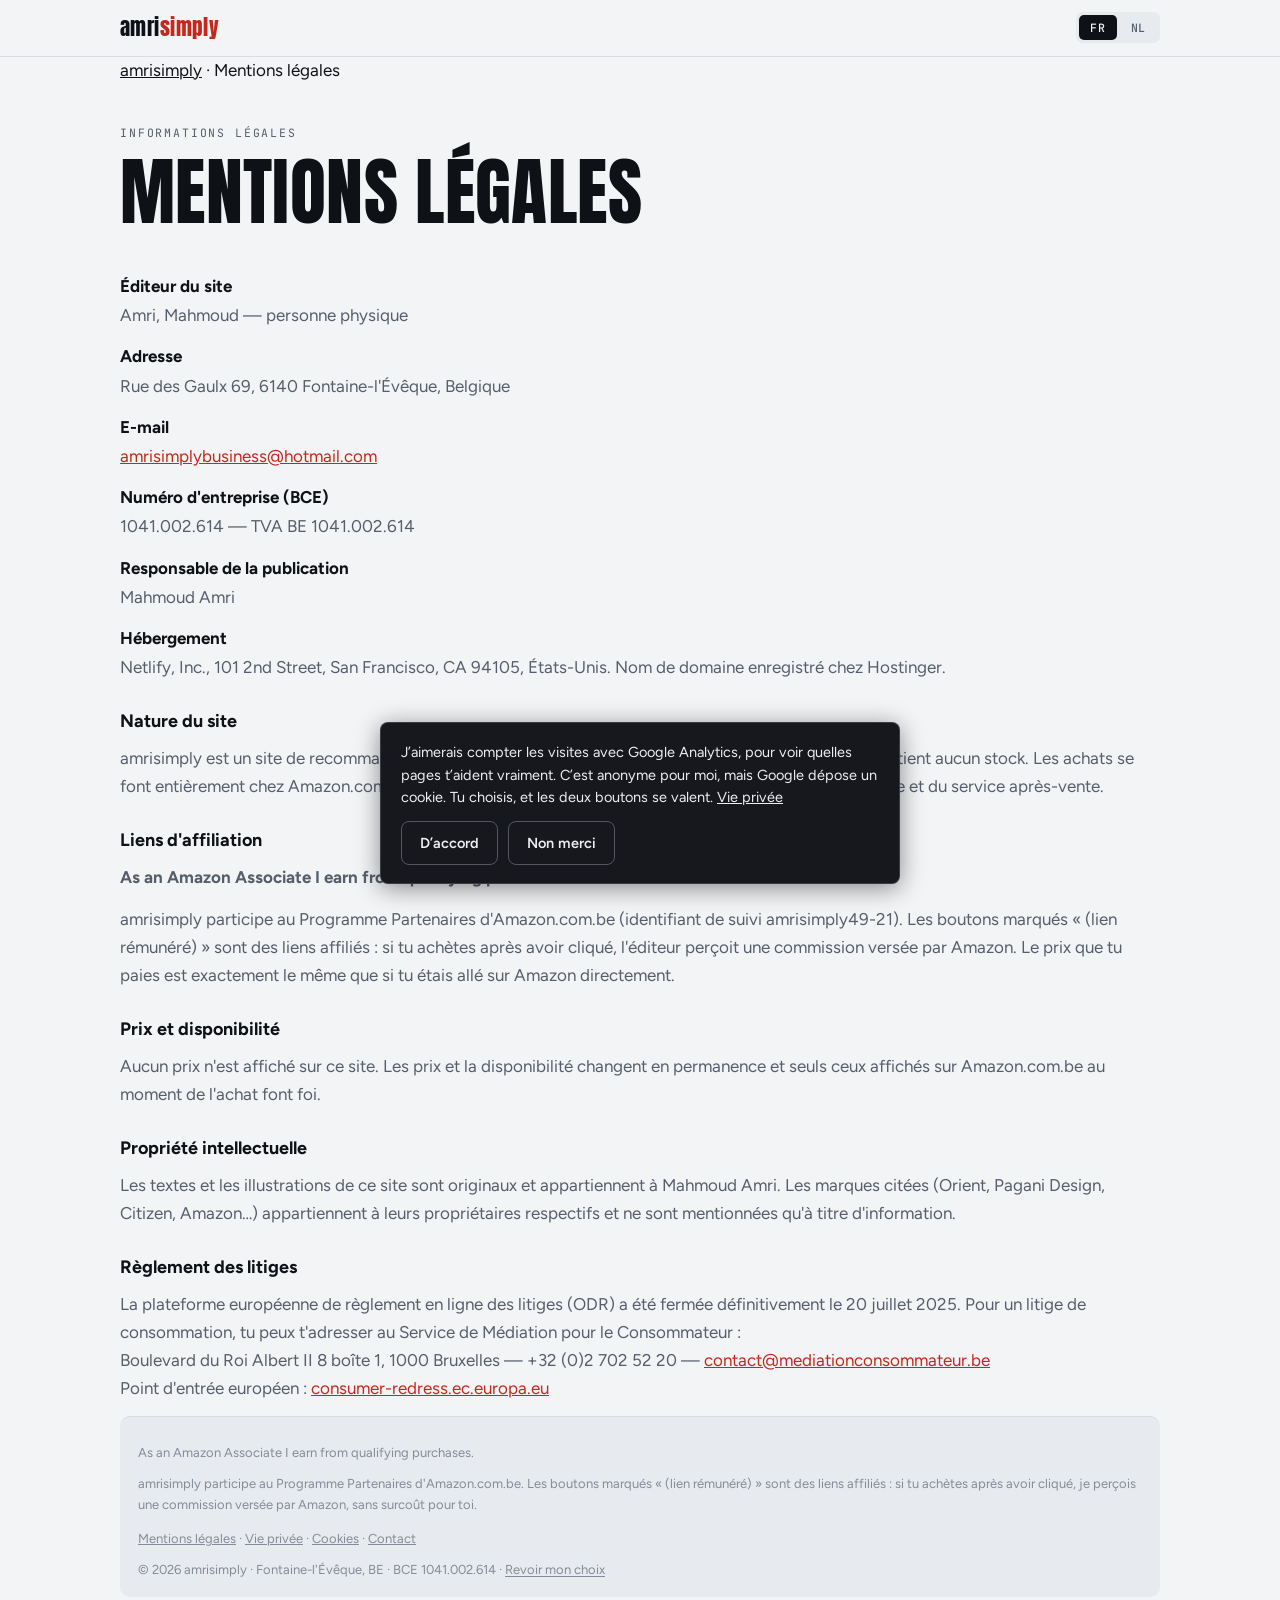
<file: mentions-legales/index.html>
<!doctype html>
<html lang="fr">
<head>
<meta charset="utf-8">
<meta name="viewport" content="width=device-width, initial-scale=1">
<title>Mentions légales — amrisimply</title>
<meta name="description" content="Éditeur, numéro d'entreprise BCE, hébergeur, nature du site, liens d'affiliation Amazon et règlement des litiges pour amrisimply.com.">
<meta name="author" content="Mahmoud Amri">
<link rel="canonical" href="https://amrisimply.com/mentions-legales/">
<meta name="theme-color" content="#0E1116">
<meta name="robots" content="index, follow">

<link rel="alternate" hreflang="fr-BE" href="https://amrisimply.com/mentions-legales/">
<link rel="alternate" hreflang="nl-BE" href="https://amrisimply.com/mentions-legales/">
<link rel="alternate" hreflang="x-default" href="https://amrisimply.com/mentions-legales/">

<meta property="og:type" content="website">
<meta property="og:site_name" content="amrisimply">
<meta property="og:locale" content="fr_BE">
<meta property="og:locale:alternate" content="nl_BE">
<meta property="og:url" content="https://amrisimply.com/mentions-legales/">
<meta property="og:title" content="Mentions légales">
<meta property="og:description" content="Éditeur, numéro d'entreprise BCE, hébergeur, nature du site, liens d'affiliation Amazon et règlement des litiges pour amrisimply.com.">
<meta name="twitter:card" content="summary_large_image">

<link rel="icon" href="data:image/svg+xml,%3Csvg xmlns='http://www.w3.org/2000/svg' viewBox='0 0 64 64'%3E%3Ccircle cx='32' cy='32' r='31' fill='%23232A35'/%3E%3Ccircle cx='32' cy='32' r='23' fill='%230B0E13'/%3E%3Crect x='30' y='11' width='4' height='8' rx='1' fill='%23CBD5E1'/%3E%3Crect x='45' y='30' width='8' height='4' rx='1' fill='%23CBD5E1'/%3E%3Crect x='30' y='45' width='4' height='8' rx='1' fill='%23CBD5E1'/%3E%3Crect x='11' y='30' width='8' height='4' rx='1' fill='%23CBD5E1'/%3E%3Cpath d='M32 32V19' stroke='%23CBD5E1' stroke-width='4' stroke-linecap='round'/%3E%3Cpath d='M32 32l9 6' stroke='%23CBD5E1' stroke-width='3' stroke-linecap='round'/%3E%3Ccircle cx='32' cy='32' r='3' fill='%23C4271B'/%3E%3C/svg%3E">

<link rel="stylesheet" href="https://fonts.googleapis.com/css2?family=Anton&family=Figtree:wght@400;500;600;800;900&family=JetBrains+Mono:wght@400;500&display=swap">
<link rel="stylesheet" href="/assets/site.css">
<style>
  .lgl dl{margin:18px 0}
  .lgl dt{font-weight:700;margin-top:14px}
  .lgl dd{margin:2px 0 0;color:var(--ink-2)}
  .lgl h4{margin:26px 0 8px;font-size:18px}
  .lgl p{color:var(--ink-2);line-height:1.65}
  .lgl a{color:var(--red)}
  .lgl .btn{display:inline-block;background:var(--red);color:#1B0704;padding:10px 16px;border-radius:8px;text-decoration:none;font-weight:600}
</style>
</head>
<body>
<div id="page" data-lang="fr">

<div class="topbar">
  <div class="in">
    <div class="brand"><a href="/" style="color:inherit;text-decoration:none">amri<span>simply</span></a></div>
    <div class="langs" role="group" aria-label="Langue / Taal">
      <button type="button" data-lang="fr" aria-pressed="true">FR</button>
      <button type="button" data-lang="nl" aria-pressed="false">NL</button>
    </div>
  </div>
</div>

<div class="shell">

<p class="crumb"><a href="/">amrisimply</a> · <span class="lg-fr">Mentions légales</span><span class="lg-nl">Juridische info</span></p>

<article class="lgl">

<header style="padding:26px 0 10px">
  <p class="eyebrow"><span class="lg-fr">Informations légales</span><span class="lg-nl">Juridische informatie</span></p>
  <h1><span class="lg-fr">Mentions légales</span><span class="lg-nl">Juridische informatie</span></h1>
</header>

<dl>
      <dt><span class="lg-fr">Éditeur du site</span><span class="lg-nl">Uitgever van de site</span></dt>
      <dd>Amri, Mahmoud — <span class="lg-fr">personne physique</span><span class="lg-nl">natuurlijke persoon</span></dd>
      <dt><span class="lg-fr">Adresse</span><span class="lg-nl">Adres</span></dt>
      <dd>Rue des Gaulx 69, 6140 Fontaine-l'Évêque, <span class="lg-fr">Belgique</span><span class="lg-nl">België</span></dd>
      <dt>E-mail</dt>
      <dd><a href="mailto:amrisimplybusiness@hotmail.com">amrisimplybusiness@hotmail.com</a></dd>
      <dt><span class="lg-fr">Numéro d'entreprise (BCE)</span><span class="lg-nl">Ondernemingsnummer (KBO)</span></dt>
      <dd>1041.002.614 — <span class="lg-fr">TVA</span><span class="lg-nl">btw</span> BE&nbsp;1041.002.614</dd>
      <dt><span class="lg-fr">Responsable de la publication</span><span class="lg-nl">Verantwoordelijke uitgever</span></dt>
      <dd>Mahmoud Amri</dd>
      <dt><span class="lg-fr">Hébergement</span><span class="lg-nl">Hosting</span></dt>
      <dd>Netlify, Inc., 101 2nd Street, San Francisco, CA 94105, <span class="lg-fr">États-Unis</span><span class="lg-nl">Verenigde Staten</span>. <span class="lg-fr">Nom de domaine enregistré chez Hostinger.</span><span class="lg-nl">Domeinnaam geregistreerd bij Hostinger.</span></dd>
    </dl>
    <h4><span class="lg-fr">Nature du site</span><span class="lg-nl">Aard van de site</span></h4>
    <p><span class="lg-fr">amrisimply est un site de recommandation. Il ne vend aucun produit, n'encaisse aucun paiement et ne détient aucun stock. Les achats se font entièrement chez Amazon.com.be, qui est seul responsable de la vente, de la livraison, de la garantie et du service après-vente.</span><span class="lg-nl">amrisimply is een aanbevelingssite. De site verkoopt geen producten, int geen betalingen en houdt geen voorraad aan. Aankopen gebeuren volledig bij Amazon.com.be, dat als enige verantwoordelijk is voor verkoop, levering, garantie en dienst na verkoop.</span></p>
    <h4><span class="lg-fr">Liens d'affiliation</span><span class="lg-nl">Affiliatielinks</span></h4>
    <p><b>As an Amazon Associate I earn from qualifying purchases.</b></p>
    <p><span class="lg-fr">amrisimply participe au Programme Partenaires d'Amazon.com.be (identifiant de suivi amrisimply49-21). Les boutons marqués « (lien rémunéré) » sont des liens affiliés : si tu achètes après avoir cliqué, l'éditeur perçoit une commission versée par Amazon. Le prix que tu paies est exactement le même que si tu étais allé sur Amazon directement.</span><span class="lg-nl">amrisimply neemt deel aan het Amazon.com.be Partnerprogramma (tracking-ID amrisimply49-21). De knoppen met « (betaalde link) » zijn affiliatielinks: koop je na een klik, dan ontvangt de uitgever een commissie van Amazon. De prijs die jij betaalt is exact dezelfde als wanneer je rechtstreeks naar Amazon was gegaan.</span></p>
    <h4><span class="lg-fr">Prix et disponibilité</span><span class="lg-nl">Prijzen en beschikbaarheid</span></h4>
    <p><span class="lg-fr">Aucun prix n'est affiché sur ce site. Les prix et la disponibilité changent en permanence et seuls ceux affichés sur Amazon.com.be au moment de l'achat font foi.</span><span class="lg-nl">Op deze site worden geen prijzen getoond. Prijzen en beschikbaarheid veranderen voortdurend; alleen wat op het moment van aankoop op Amazon.com.be staat, geldt.</span></p>
    <h4><span class="lg-fr">Propriété intellectuelle</span><span class="lg-nl">Intellectuele eigendom</span></h4>
    <p><span class="lg-fr">Les textes et les illustrations de ce site sont originaux et appartiennent à Mahmoud Amri. Les marques citées (Orient, Pagani Design, Citizen, Amazon…) appartiennent à leurs propriétaires respectifs et ne sont mentionnées qu'à titre d'information.</span><span class="lg-nl">De teksten en illustraties op deze site zijn origineel en eigendom van Mahmoud Amri. De vermelde merken (Orient, Pagani Design, Citizen, Amazon…) behoren toe aan hun respectieve eigenaars en worden enkel ter informatie genoemd.</span></p>
    <h4><span class="lg-fr">Règlement des litiges</span><span class="lg-nl">Geschillenregeling</span></h4>
    <p><span class="lg-fr">La plateforme européenne de règlement en ligne des litiges (ODR) a été fermée définitivement le 20 juillet 2025. Pour un litige de consommation, tu peux t'adresser au Service de Médiation pour le Consommateur :</span><span class="lg-nl">Het Europese ODR-platform is op 20 juli 2025 definitief gesloten. Voor een consumentengeschil kan je terecht bij de Consumentenombudsdienst:</span><br>
    Boulevard du Roi Albert II 8 boîte 1, 1000 Bruxelles — +32 (0)2 702 52 20 — <a href="mailto:contact@mediationconsommateur.be">contact@mediationconsommateur.be</a><br>
    <span class="lg-fr">Point d'entrée européen :</span><span class="lg-nl">Europees toegangspunt:</span> <a href="https://consumer-redress.ec.europa.eu/" target="_blank" rel="noopener nofollow">consumer-redress.ec.europa.eu</a></p>

</article>

<footer class="legal">
  <p class="fine">As an Amazon Associate I earn from qualifying purchases.</p>
  <p class="fine">
    <span class="lg-fr">amrisimply participe au Programme Partenaires d'Amazon.com.be. Les boutons marqués « (lien rémunéré) » sont des liens affiliés : si tu achètes après avoir cliqué, je perçois une commission versée par Amazon, sans surcoût pour toi.</span>
    <span class="lg-nl">amrisimply neemt deel aan het Amazon.com.be Partnerprogramma. De knoppen met « (betaalde link) » zijn affiliatielinks: koop je na een klik, dan ontvang ik een commissie van Amazon, zonder meerkost voor jou.</span>
  </p>
  <p class="fine" style="margin-top:14px">
    <a href="/mentions-legales/"><span class="lg-fr">Mentions légales</span><span class="lg-nl">Juridische info</span></a> ·
    <a href="/vie-privee/"><span class="lg-fr">Vie privée</span><span class="lg-nl">Privacy</span></a> ·
    <a href="/cookies/">Cookies</a> ·
    <a href="/contact/">Contact</a>
  </p>
  <p class="fine">© 2026 amrisimply · Fontaine-l'Évêque, BE · BCE 1041.002.614 · <button type="button" class="linklike" data-cookies><span class="lg-fr">Revoir mon choix</span><span class="lg-nl">Mijn keuze herzien</span></button></p>
</footer>

</div>
</div><!-- /page -->

<script>
(function(){
  var page = document.getElementById('page');
  var btns = document.querySelectorAll('.langs button');
  function set(lang){
    page.setAttribute('data-lang', lang);
    document.documentElement.setAttribute('lang', lang);
    btns.forEach(function(b){ b.setAttribute('aria-pressed', String(b.dataset.lang === lang)); });
    try{ localStorage.setItem('amrisimply-lang', lang); }catch(e){}
  }
  btns.forEach(function(b){ b.addEventListener('click', function(){ set(b.dataset.lang); }); });
  var url = null;
  try{ url = new URLSearchParams(location.search).get('lang'); }catch(e){}
  var saved = null;
  try{ saved = localStorage.getItem('amrisimply-lang'); }catch(e){}
  if(url === 'nl' || url === 'fr'){ set(url); }
  else if(saved === 'nl' || saved === 'fr'){ set(saved); }
  else if((navigator.language||'').toLowerCase().indexOf('nl') === 0){ set('nl'); }
})();
</script>

<script defer src="/assets/consent-v2.js"></script>
</body>
</html>
</file>
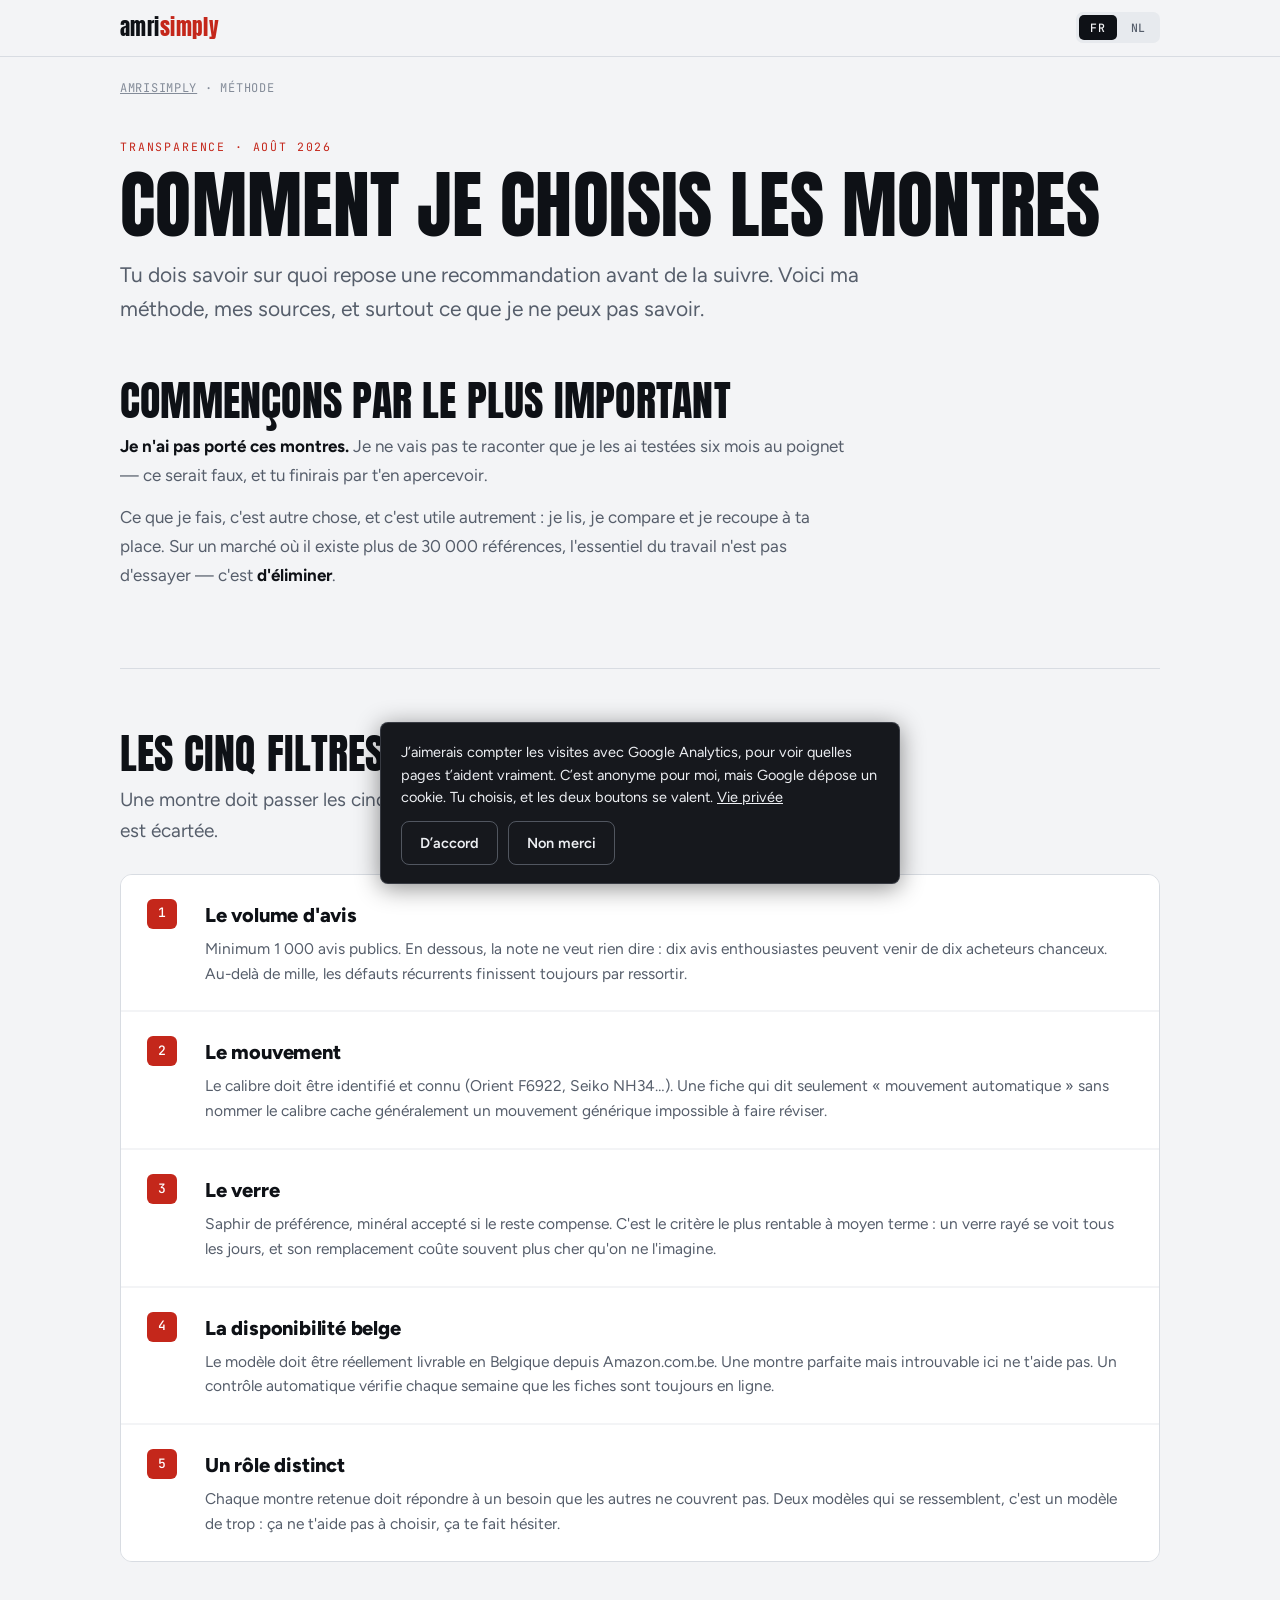
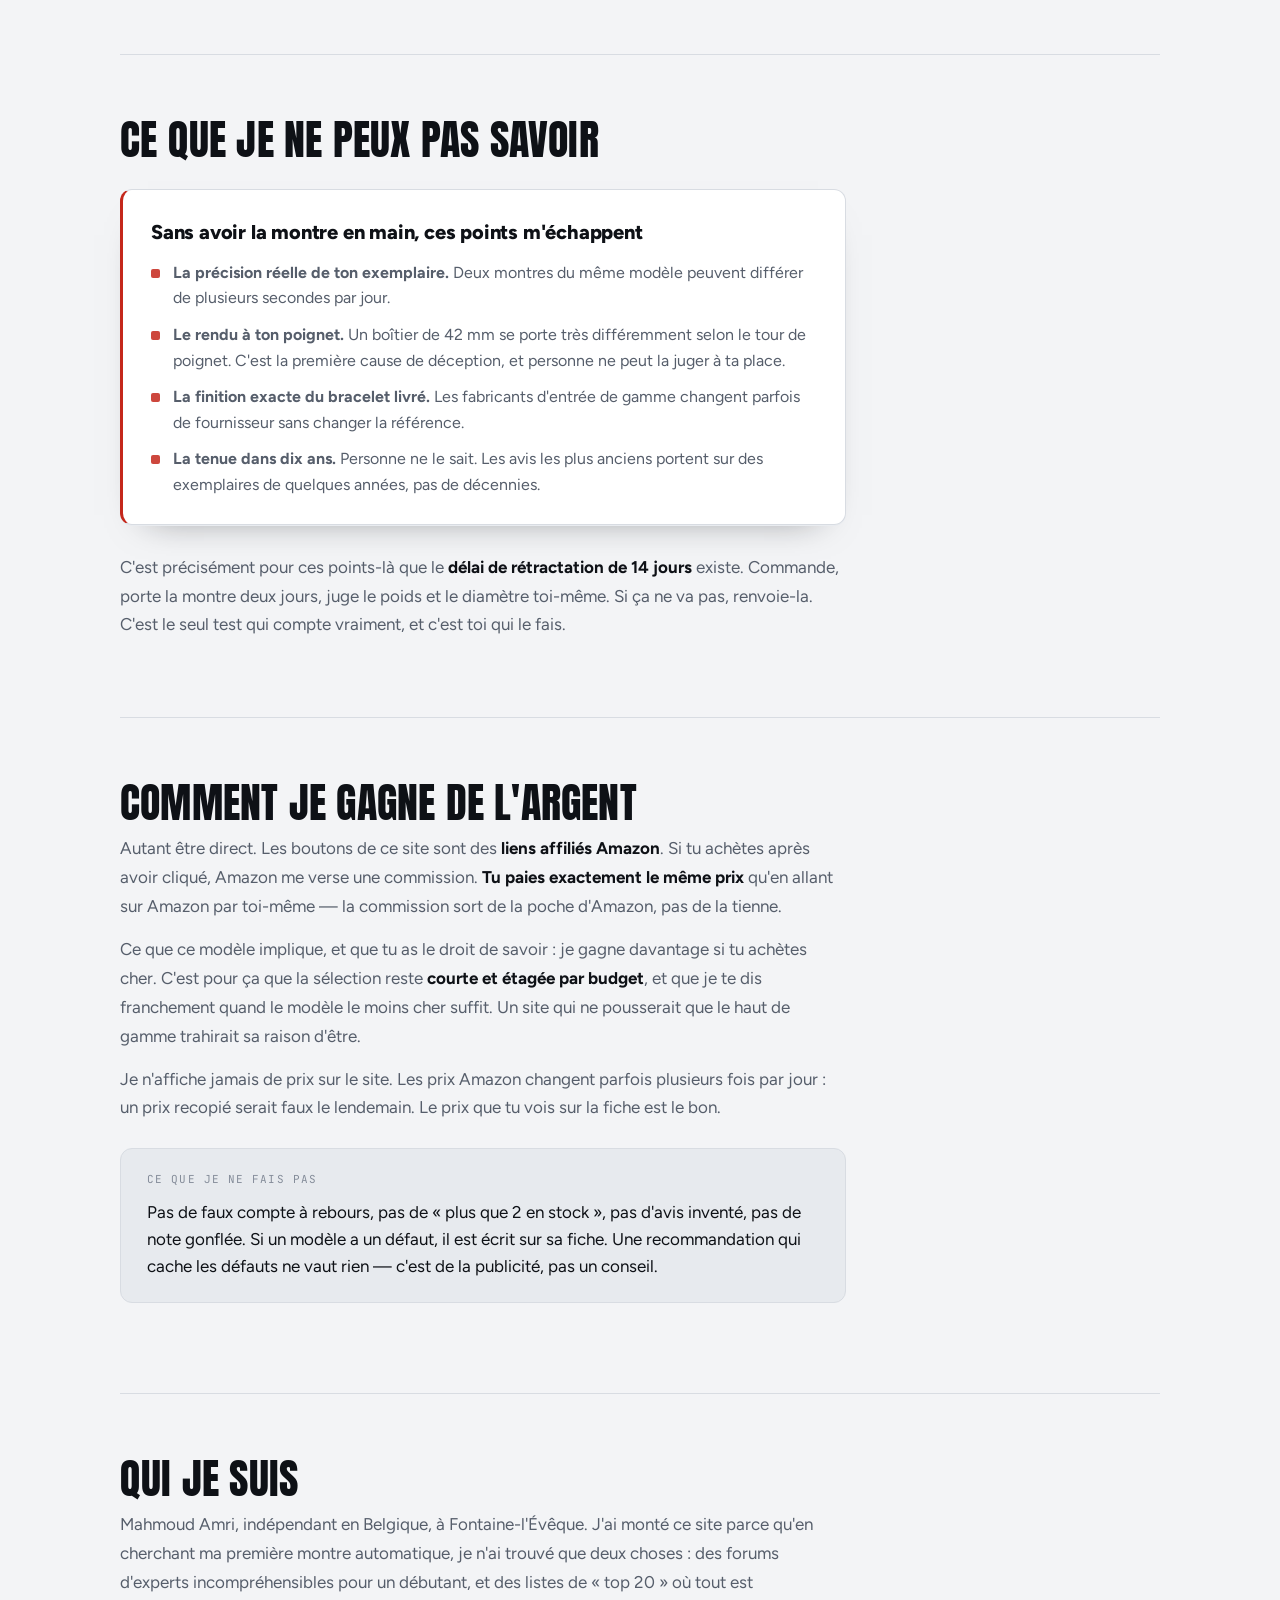
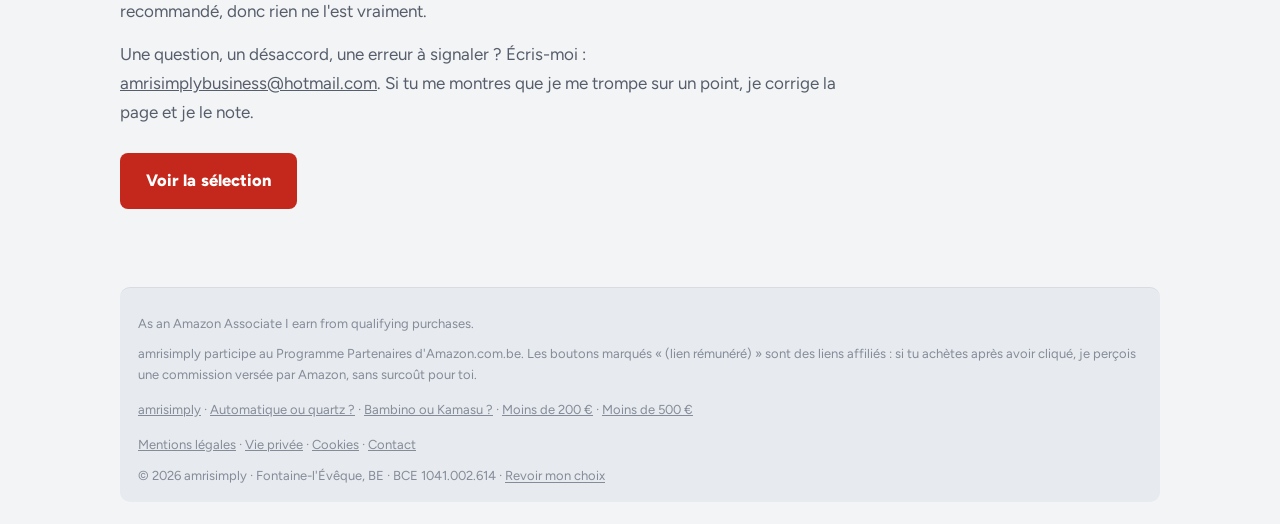
<file: methode/index.html>
<!doctype html>
<html lang="fr">
<head>
<meta charset="utf-8">
<meta name="viewport" content="width=device-width, initial-scale=1">
<title>Ma méthode : comment je choisis les montres — amrisimply</title>
<meta name="description" content="Comment je sélectionne les montres d'amrisimply : mes critères, mes sources, ce que je vérifie, et ce que je ne peux pas savoir. Sans test au poignet, et je le dis.">
<meta name="author" content="Mahmoud Amri">
<link rel="canonical" href="https://amrisimply.com/methode/">
<meta name="theme-color" content="#0E1116">
<meta name="robots" content="index, follow, max-image-preview:large">

<link rel="alternate" hreflang="fr-BE" href="https://amrisimply.com/methode/">
<link rel="alternate" hreflang="nl-BE" href="https://amrisimply.com/methode/">
<link rel="alternate" hreflang="x-default" href="https://amrisimply.com/methode/">

<meta property="og:type" content="article">
<meta property="og:site_name" content="amrisimply">
<meta property="og:locale" content="fr_BE">
<meta property="og:locale:alternate" content="nl_BE">
<meta property="og:url" content="https://amrisimply.com/methode/">
<meta property="og:title" content="Ma méthode : comment je choisis les montres">
<meta property="og:description" content="Mes critères, mes sources, ce que je vérifie, et ce que je ne peux pas savoir.">
<meta name="twitter:card" content="summary_large_image">

<link rel="icon" href="data:image/svg+xml,%3Csvg xmlns='http://www.w3.org/2000/svg' viewBox='0 0 64 64'%3E%3Ccircle cx='32' cy='32' r='31' fill='%23232A35'/%3E%3Ccircle cx='32' cy='32' r='23' fill='%230B0E13'/%3E%3Crect x='30' y='11' width='4' height='8' rx='1' fill='%23CBD5E1'/%3E%3Crect x='45' y='30' width='8' height='4' rx='1' fill='%23CBD5E1'/%3E%3Crect x='30' y='45' width='4' height='8' rx='1' fill='%23CBD5E1'/%3E%3Crect x='11' y='30' width='8' height='4' rx='1' fill='%23CBD5E1'/%3E%3Cpath d='M32 32V19' stroke='%23CBD5E1' stroke-width='4' stroke-linecap='round'/%3E%3Cpath d='M32 32l9 6' stroke='%23CBD5E1' stroke-width='3' stroke-linecap='round'/%3E%3Ccircle cx='32' cy='32' r='3' fill='%23C4271B'/%3E%3C/svg%3E">

<script type="application/ld+json">
{
  "@context":"https://schema.org",
  "@type":"Article",
  "headline":"Ma methode : comment je choisis les montres",
  "description":"Mes criteres, mes sources, ce que je verifie, et ce que je ne peux pas savoir. Sans test au poignet, et je le dis.",
  "inLanguage":"fr-BE",
  "datePublished":"2026-08-24",
  "dateModified":"2026-08-24",
  "author":{"@type":"Person","name":"Mahmoud Amri"},
  "publisher":{"@type":"Organization","name":"amrisimply"},
  "mainEntityOfPage":{"@type":"WebPage","@id":"https://amrisimply.com/methode/"}
}
</script>

<link rel="preconnect" href="https://fonts.googleapis.com">
<link rel="preconnect" href="https://fonts.gstatic.com" crossorigin>
<link rel="stylesheet" href="https://fonts.googleapis.com/css2?family=Anton&family=Figtree:wght@400;500;600;800;900&family=JetBrains+Mono:wght@400;500&display=swap">
<link rel="stylesheet" href="/assets/site.css">
<style>
.artlead{font-size:clamp(18px,2.2vw,21px);color:var(--ink-2);max-width:64ch;margin:0 0 18px}
.prose{max-width:66ch}
.prose p{font-size:17px;line-height:1.7;color:var(--ink-2)}
.prose p strong{color:var(--ink);font-weight:700}
.crumb{font-family:"JetBrains Mono",ui-monospace,monospace;font-size:12px;letter-spacing:.06em;text-transform:uppercase;color:var(--ink-3);padding:22px 0 0}
.crumb a{color:var(--ink-3)}
.steps{display:flex;flex-direction:column;gap:2px;margin:28px 0;border:1px solid var(--rule);border-radius:12px;overflow:hidden}
.step{background:var(--surface);padding:24px 26px;display:grid;grid-template-columns:38px 1fr;gap:20px;align-items:start}
.step .n{font-family:"JetBrains Mono",ui-monospace,monospace;font-size:13px;font-weight:500;color:var(--on-red);background:var(--red);width:30px;height:30px;border-radius:6px;display:flex;align-items:center;justify-content:center}
.step h3{margin-bottom:6px}
.step p{font-size:15.5px;color:var(--ink-2);margin:0;line-height:1.6}
@media(max-width:640px){.step{grid-template-columns:1fr;gap:12px}}
.honest{background:var(--surface);border:1px solid var(--rule);border-left:3px solid var(--red);border-radius:12px;padding:26px 28px;margin:28px 0;max-width:66ch;box-shadow:var(--shadow)}
.honest h3{margin-bottom:12px}
.honest ul{list-style:none;margin:0;padding:0;font-size:16px}
.honest ul li{padding-left:22px;position:relative;margin-bottom:11px;color:var(--ink-2);line-height:1.6}
.honest ul li::before{content:"";position:absolute;left:0;top:9px;width:9px;height:9px;border-radius:2px;background:var(--red);opacity:.85}
.honest ul li:last-child{margin-bottom:0}
.callout{background:var(--surface-2);border:1px solid var(--rule);border-radius:12px;padding:22px 26px;margin:26px 0;max-width:66ch}
.callout p:last-child{margin-bottom:0}
.callout .k{font-family:"JetBrains Mono",ui-monospace,monospace;font-size:11px;letter-spacing:.1em;text-transform:uppercase;color:var(--ink-3);display:block;margin-bottom:10px}
</style>
</head>
<body>
<div id="page" data-lang="fr">

<div class="topbar">
  <div class="in">
    <div class="brand"><a href="/" style="color:inherit;text-decoration:none">amri<span>simply</span></a></div>
    <div class="langs" role="group" aria-label="Langue / Taal">
      <button type="button" data-lang="fr" aria-pressed="true">FR</button>
      <button type="button" data-lang="nl" aria-pressed="false">NL</button>
    </div>
  </div>
</div>

<div class="shell">

<p class="crumb"><a href="/">amrisimply</a> · <span class="lg-fr">Méthode</span><span class="lg-nl">Methode</span></p>

<article>

<header style="padding:26px 0 10px">
  <p class="eyebrow"><span class="lg-fr">Transparence · août 2026</span><span class="lg-nl">Transparantie · augustus 2026</span></p>
  <h1>
    <span class="lg-fr">Comment je choisis les montres</span>
    <span class="lg-nl">Hoe ik de horloges kies</span>
  </h1>
  <p class="artlead">
    <span class="lg-fr">Tu dois savoir sur quoi repose une recommandation avant de la suivre. Voici ma méthode, mes sources, et surtout ce que je ne peux pas savoir.</span>
    <span class="lg-nl">Je moet weten waarop een aanbeveling steunt voordat je ze volgt. Dit is mijn methode, mijn bronnen, en vooral wat ik niet kan weten.</span>
  </p>
</header>

<section class="sec" style="border-top:none;padding-top:26px">
  <div class="prose">
    <h2><span class="lg-fr">Commençons par le plus important</span><span class="lg-nl">Beginnen we met het belangrijkste</span></h2>
    <p>
      <span class="lg-fr"><strong>Je n'ai pas porté ces montres.</strong> Je ne vais pas te raconter que je les ai testées six mois au poignet — ce serait faux, et tu finirais par t'en apercevoir.</span>
      <span class="lg-nl"><strong>Ik heb deze horloges niet gedragen.</strong> Ik ga je niet wijsmaken dat ik ze zes maanden aan de pols getest heb — dat zou onwaar zijn, en je zou het uiteindelijk merken.</span>
    </p>
    <p>
      <span class="lg-fr">Ce que je fais, c'est autre chose, et c'est utile autrement : je lis, je compare et je recoupe à ta place. Sur un marché où il existe plus de 30 000 références, l'essentiel du travail n'est pas d'essayer — c'est <strong>d'éliminer</strong>.</span>
      <span class="lg-nl">Wat ik wél doe is iets anders, en het is op een andere manier nuttig: ik lees, vergelijk en kruis informatie voor jou. Op een markt met meer dan 30.000 referenties bestaat het meeste werk niet uit passen — maar uit <strong>schrappen</strong>.</span>
    </p>
  </div>
</section>

<section class="sec">
  <h2><span class="lg-fr">Les cinq filtres</span><span class="lg-nl">De vijf filters</span></h2>
  <p class="lead" style="max-width:60ch"><span class="lg-fr">Une montre doit passer les cinq pour rester dans la sélection. Une seule sortie, et elle est écartée.</span><span class="lg-nl">Een horloge moet alle vijf doorstaan om in de selectie te blijven. Eén afwijking en het valt af.</span></p>

  <div class="steps">
    <div class="step">
      <span class="n">1</span>
      <div>
        <h3><span class="lg-fr">Le volume d'avis</span><span class="lg-nl">Het aantal reviews</span></h3>
        <p><span class="lg-fr">Minimum 1 000 avis publics. En dessous, la note ne veut rien dire : dix avis enthousiastes peuvent venir de dix acheteurs chanceux. Au-delà de mille, les défauts récurrents finissent toujours par ressortir.</span><span class="lg-nl">Minimum 1.000 publieke reviews. Daaronder betekent de score niets: tien enthousiaste reviews kunnen van tien gelukkige kopers komen. Boven de duizend komen terugkerende gebreken altijd naar boven.</span></p>
      </div>
    </div>
    <div class="step">
      <span class="n">2</span>
      <div>
        <h3><span class="lg-fr">Le mouvement</span><span class="lg-nl">Het uurwerk</span></h3>
        <p><span class="lg-fr">Le calibre doit être identifié et connu (Orient F6922, Seiko NH34…). Une fiche qui dit seulement « mouvement automatique » sans nommer le calibre cache généralement un mouvement générique impossible à faire réviser.</span><span class="lg-nl">Het kaliber moet geïdentificeerd en gekend zijn (Orient F6922, Seiko NH34…). Een fiche die enkel « automatisch uurwerk » vermeldt zonder kaliber, verbergt meestal een generiek uurwerk dat niet te reviseren valt.</span></p>
      </div>
    </div>
    <div class="step">
      <span class="n">3</span>
      <div>
        <h3><span class="lg-fr">Le verre</span><span class="lg-nl">Het glas</span></h3>
        <p><span class="lg-fr">Saphir de préférence, minéral accepté si le reste compense. C'est le critère le plus rentable à moyen terme : un verre rayé se voit tous les jours, et son remplacement coûte souvent plus cher qu'on ne l'imagine.</span><span class="lg-nl">Bij voorkeur saffier, mineraal aanvaard als de rest compenseert. Dit is het meest rendabele criterium op middellange termijn: een gekrast glas zie je elke dag, en vervanging kost vaak meer dan je denkt.</span></p>
      </div>
    </div>
    <div class="step">
      <span class="n">4</span>
      <div>
        <h3><span class="lg-fr">La disponibilité belge</span><span class="lg-nl">De Belgische beschikbaarheid</span></h3>
        <p><span class="lg-fr">Le modèle doit être réellement livrable en Belgique depuis Amazon.com.be. Une montre parfaite mais introuvable ici ne t'aide pas. Un contrôle automatique vérifie chaque semaine que les fiches sont toujours en ligne.</span><span class="lg-nl">Het model moet echt leverbaar zijn in België via Amazon.com.be. Een perfect horloge dat hier onvindbaar is, helpt je niet. Een automatische controle checkt wekelijks of de fiches nog online staan.</span></p>
      </div>
    </div>
    <div class="step">
      <span class="n">5</span>
      <div>
        <h3><span class="lg-fr">Un rôle distinct</span><span class="lg-nl">Een aparte rol</span></h3>
        <p><span class="lg-fr">Chaque montre retenue doit répondre à un besoin que les autres ne couvrent pas. Deux modèles qui se ressemblent, c'est un modèle de trop : ça ne t'aide pas à choisir, ça te fait hésiter.</span><span class="lg-nl">Elk weerhouden horloge moet beantwoorden aan een behoefte die de andere niet dekken. Twee gelijkaardige modellen is er één te veel: dat helpt je niet kiezen, dat doet je twijfelen.</span></p>
      </div>
    </div>
  </div>
</section>

<section class="sec">
  <h2><span class="lg-fr">Ce que je ne peux pas savoir</span><span class="lg-nl">Wat ik niet kan weten</span></h2>

  <div class="honest">
    <h3><span class="lg-fr">Sans avoir la montre en main, ces points m'échappent</span><span class="lg-nl">Zonder het horloge in handen ontgaan mij deze punten</span></h3>
    <ul>
      <li><span class="lg-fr"><strong>La précision réelle de ton exemplaire.</strong> Deux montres du même modèle peuvent différer de plusieurs secondes par jour.</span><span class="lg-nl"><strong>De echte nauwkeurigheid van jouw exemplaar.</strong> Twee horloges van hetzelfde model kunnen enkele seconden per dag verschillen.</span></li>
      <li><span class="lg-fr"><strong>Le rendu à ton poignet.</strong> Un boîtier de 42 mm se porte très différemment selon le tour de poignet. C'est la première cause de déception, et personne ne peut la juger à ta place.</span><span class="lg-nl"><strong>Hoe hij aan jouw pols oogt.</strong> Een kast van 42 mm draagt heel anders naargelang je polsomtrek. Dat is de eerste oorzaak van ontgoocheling, en niemand kan dat voor jou beoordelen.</span></li>
      <li><span class="lg-fr"><strong>La finition exacte du bracelet livré.</strong> Les fabricants d'entrée de gamme changent parfois de fournisseur sans changer la référence.</span><span class="lg-nl"><strong>De exacte afwerking van de geleverde band.</strong> Instapfabrikanten wisselen soms van leverancier zonder de referentie te wijzigen.</span></li>
      <li><span class="lg-fr"><strong>La tenue dans dix ans.</strong> Personne ne le sait. Les avis les plus anciens portent sur des exemplaires de quelques années, pas de décennies.</span><span class="lg-nl"><strong>Hoe hij het over tien jaar doet.</strong> Niemand weet dat. De oudste reviews gaan over exemplaren van enkele jaren, niet van decennia.</span></li>
    </ul>
  </div>

  <div class="prose">
    <p>
      <span class="lg-fr">C'est précisément pour ces points-là que le <strong>délai de rétractation de 14 jours</strong> existe. Commande, porte la montre deux jours, juge le poids et le diamètre toi-même. Si ça ne va pas, renvoie-la. C'est le seul test qui compte vraiment, et c'est toi qui le fais.</span>
      <span class="lg-nl">Precies voor die punten bestaat het <strong>herroepingsrecht van 14 dagen</strong>. Bestel, draag het horloge twee dagen, beoordeel gewicht en diameter zelf. Past het niet, stuur het terug. Dat is de enige test die echt telt, en jij voert hem uit.</span>
    </p>
  </div>
</section>

<section class="sec">
  <div class="prose">
    <h2><span class="lg-fr">Comment je gagne de l'argent</span><span class="lg-nl">Hoe ik geld verdien</span></h2>
    <p>
      <span class="lg-fr">Autant être direct. Les boutons de ce site sont des <strong>liens affiliés Amazon</strong>. Si tu achètes après avoir cliqué, Amazon me verse une commission. <strong>Tu paies exactement le même prix</strong> qu'en allant sur Amazon par toi-même — la commission sort de la poche d'Amazon, pas de la tienne.</span>
      <span class="lg-nl">Laat ik duidelijk zijn. De knoppen op deze site zijn <strong>Amazon-affiliatielinks</strong>. Koop je na een klik, dan betaalt Amazon mij een commissie. <strong>Jij betaalt exact dezelfde prijs</strong> als wanneer je zelf naar Amazon gaat — de commissie komt uit Amazons zak, niet uit de jouwe.</span>
    </p>
    <p>
      <span class="lg-fr">Ce que ce modèle implique, et que tu as le droit de savoir : je gagne davantage si tu achètes cher. C'est pour ça que la sélection reste <strong>courte et étagée par budget</strong>, et que je te dis franchement quand le modèle le moins cher suffit. Un site qui ne pousserait que le haut de gamme trahirait sa raison d'être.</span>
      <span class="lg-nl">Wat dit model inhoudt, en wat je mag weten: ik verdien meer als je duur koopt. Daarom blijft de selectie <strong>kort en gelaagd per budget</strong>, en zeg ik je eerlijk wanneer het goedkoopste model volstaat. Een site die enkel het topsegment pusht, zou zijn bestaansreden verraden.</span>
    </p>
    <p>
      <span class="lg-fr">Je n'affiche jamais de prix sur le site. Les prix Amazon changent parfois plusieurs fois par jour : un prix recopié serait faux le lendemain. Le prix que tu vois sur la fiche est le bon.</span>
      <span class="lg-nl">Ik toon nooit prijzen op de site. Amazon-prijzen wijzigen soms meermaals per dag: een overgeschreven prijs zou de dag erna fout zijn. De prijs die je op de fiche ziet, is de juiste.</span>
    </p>
  </div>

  <div class="callout">
    <span class="k"><span class="lg-fr">Ce que je ne fais pas</span><span class="lg-nl">Wat ik niet doe</span></span>
    <p>
      <span class="lg-fr">Pas de faux compte à rebours, pas de « plus que 2 en stock », pas d'avis inventé, pas de note gonflée. Si un modèle a un défaut, il est écrit sur sa fiche. Une recommandation qui cache les défauts ne vaut rien — c'est de la publicité, pas un conseil.</span>
      <span class="lg-nl">Geen valse aftelklok, geen « nog maar 2 op voorraad », geen verzonnen reviews, geen opgeblazen scores. Heeft een model een gebrek, dan staat het op zijn fiche. Een aanbeveling die gebreken verbergt, is waardeloos — dat is reclame, geen advies.</span>
    </p>
  </div>
</section>

<section class="sec">
  <div class="prose">
    <h2><span class="lg-fr">Qui je suis</span><span class="lg-nl">Wie ik ben</span></h2>
    <p>
      <span class="lg-fr">Mahmoud Amri, indépendant en Belgique, à Fontaine-l'Évêque. J'ai monté ce site parce qu'en cherchant ma première montre automatique, je n'ai trouvé que deux choses : des forums d'experts incompréhensibles pour un débutant, et des listes de « top 20 » où tout est recommandé, donc rien ne l'est vraiment.</span>
      <span class="lg-nl">Mahmoud Amri, zelfstandige in België, in Fontaine-l'Évêque. Ik startte deze site omdat ik bij het zoeken naar mijn eerste automatische horloge maar twee dingen vond: expertenfora die onbegrijpelijk zijn voor een beginner, en « top 20 »-lijsten waarin alles wordt aanbevolen, dus eigenlijk niets.</span>
    </p>
    <p>
      <span class="lg-fr">Une question, un désaccord, une erreur à signaler ? Écris-moi : <a href="mailto:amrisimplybusiness@hotmail.com">amrisimplybusiness@hotmail.com</a>. Si tu me montres que je me trompe sur un point, je corrige la page et je le note.</span>
      <span class="lg-nl">Een vraag, een meningsverschil, een fout te melden? Schrijf me: <a href="mailto:amrisimplybusiness@hotmail.com">amrisimplybusiness@hotmail.com</a>. Toon je me dat ik ergens fout zit, dan pas ik de pagina aan en vermeld ik het.</span>
    </p>
  </div>

  <p style="margin-top:26px">
    <a class="btn" href="/#selection"><span class="lg-fr">Voir la sélection</span><span class="lg-nl">Bekijk de selectie</span></a>
  </p>
</section>

</article>

<footer class="legal">
  <p class="fine">As an Amazon Associate I earn from qualifying purchases.</p>
  <p class="fine">
    <span class="lg-fr">amrisimply participe au Programme Partenaires d'Amazon.com.be. Les boutons marqués « (lien rémunéré) » sont des liens affiliés : si tu achètes après avoir cliqué, je perçois une commission versée par Amazon, sans surcoût pour toi.</span>
    <span class="lg-nl">amrisimply neemt deel aan het Amazon.com.be Partnerprogramma. De knoppen met « (betaalde link) » zijn affiliatielinks: koop je na een klik, dan ontvang ik een commissie van Amazon, zonder meerkost voor jou.</span>
  </p>
  <p class="fine" style="margin-top:14px">
    <a href="/">amrisimply</a> · <a href="/automatique-ou-quartz/"><span class="lg-fr">Automatique ou quartz ?</span><span class="lg-nl">Automatisch of quartz?</span></a> ·
    <a href="/bambino-ou-kamasu/"><span class="lg-fr">Bambino ou Kamasu ?</span><span class="lg-nl">Bambino of Kamasu?</span></a> ·
    <a href="/montre-automatique-moins-200-euros/"><span class="lg-fr">Moins de 200 €</span><span class="lg-nl">Onder 200 €</span></a> ·
    <a href="/montre-automatique-moins-500-euros/"><span class="lg-fr">Moins de 500 €</span><span class="lg-nl">Onder 500 €</span></a>
  </p>
    <p class="fine" style="margin-top:14px">
    <a href="/mentions-legales/"><span class="lg-fr">Mentions légales</span><span class="lg-nl">Juridische info</span></a> ·
    <a href="/vie-privee/"><span class="lg-fr">Vie privée</span><span class="lg-nl">Privacy</span></a> ·
    <a href="/cookies/">Cookies</a> ·
    <a href="/contact/">Contact</a>
  </p>
  <p class="fine">© 2026 amrisimply · Fontaine-l'Évêque, BE · BCE 1041.002.614 · <button type="button" class="linklike" data-cookies><span class="lg-fr">Revoir mon choix</span><span class="lg-nl">Mijn keuze herzien</span></button></p>
</footer>

</div>
</div>

<script>
(function(){
  var page = document.getElementById('page');
  var btns = document.querySelectorAll('.langs button');
  function set(lang){
    page.setAttribute('data-lang', lang);
    document.documentElement.setAttribute('lang', lang);
    btns.forEach(function(b){ b.setAttribute('aria-pressed', String(b.dataset.lang === lang)); });
    try{ localStorage.setItem('amrisimply-lang', lang); }catch(e){}
  }
  btns.forEach(function(b){ b.addEventListener('click', function(){ set(b.dataset.lang); }); });
  var url = null;
  try{ url = new URLSearchParams(location.search).get('lang'); }catch(e){}
  var saved = null;
  try{ saved = localStorage.getItem('amrisimply-lang'); }catch(e){}
  if(url === 'nl' || url === 'fr'){ set(url); }
  else if(saved === 'nl' || saved === 'fr'){ set(saved); }
  else if((navigator.language||'').toLowerCase().indexOf('nl') === 0){ set('nl'); }
})();
</script>

<script defer src="/assets/consent-v2.js"></script>
</body>
</html>
</file>
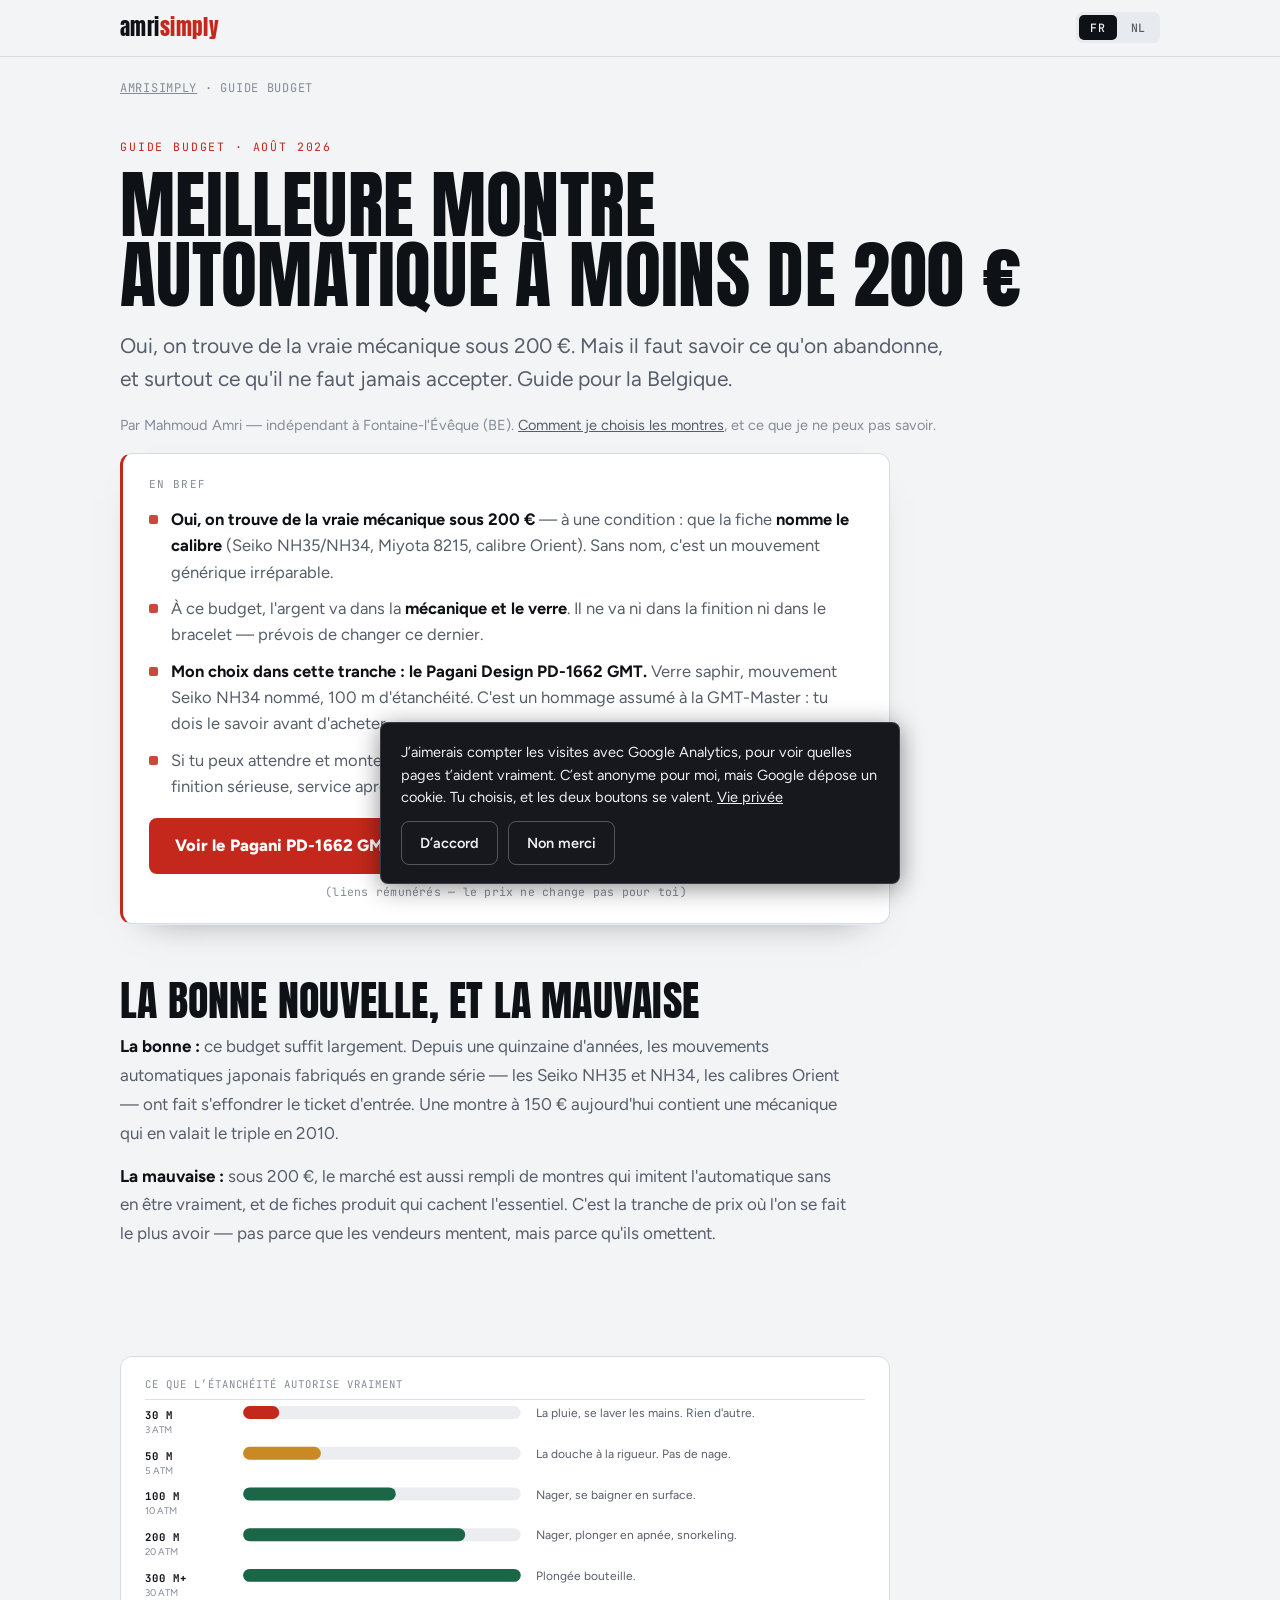
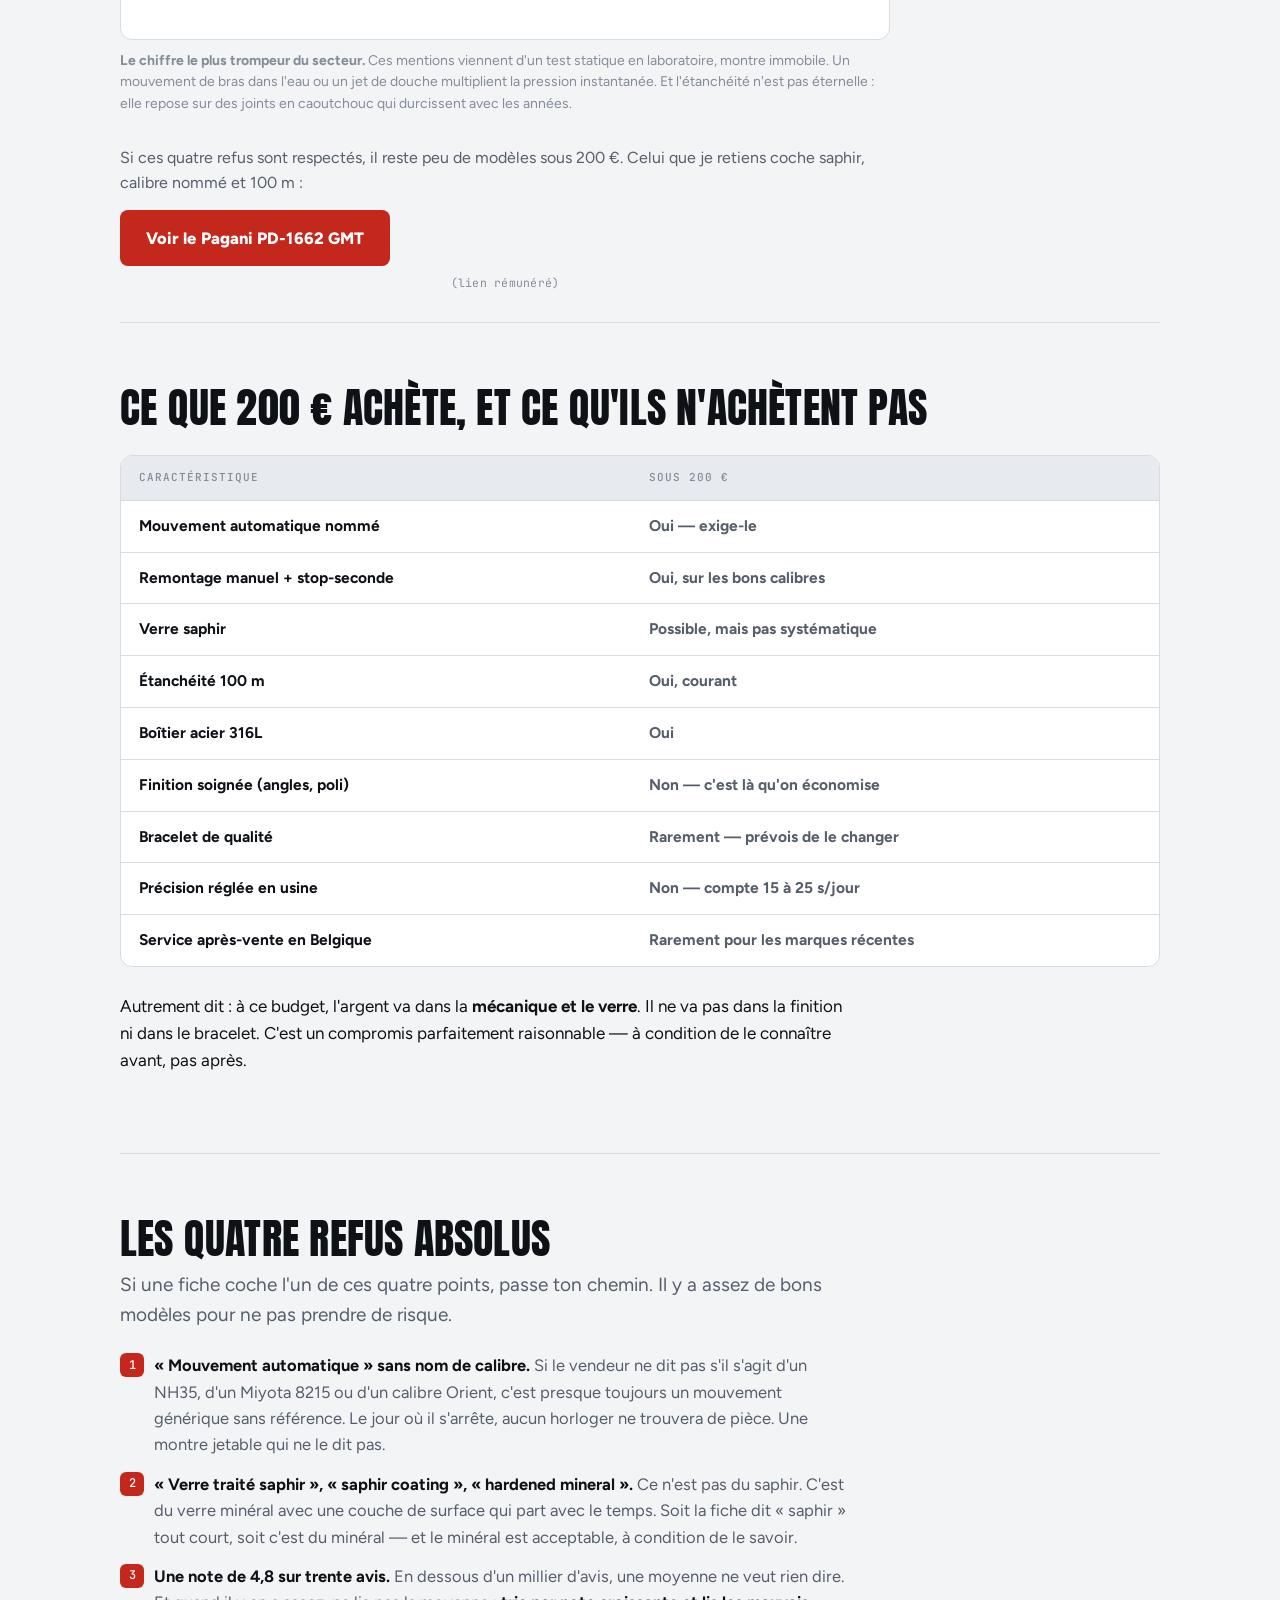
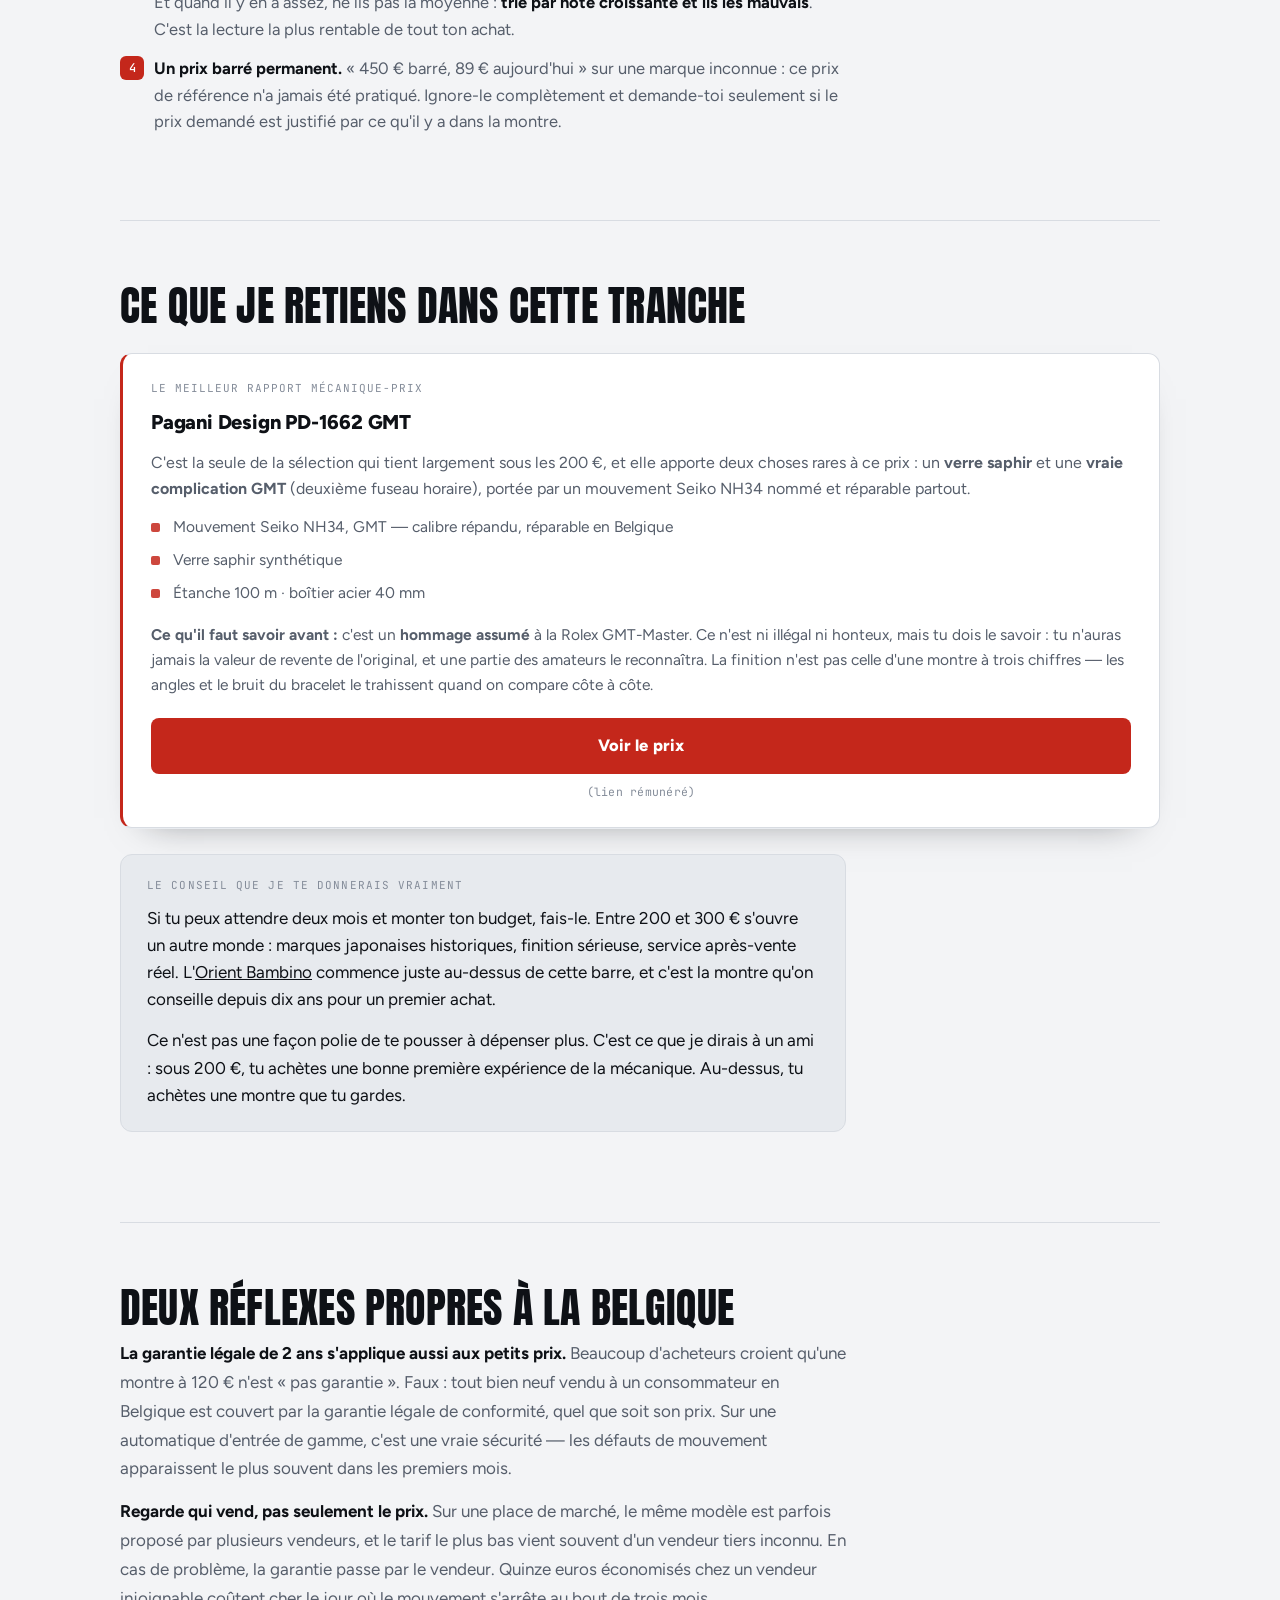
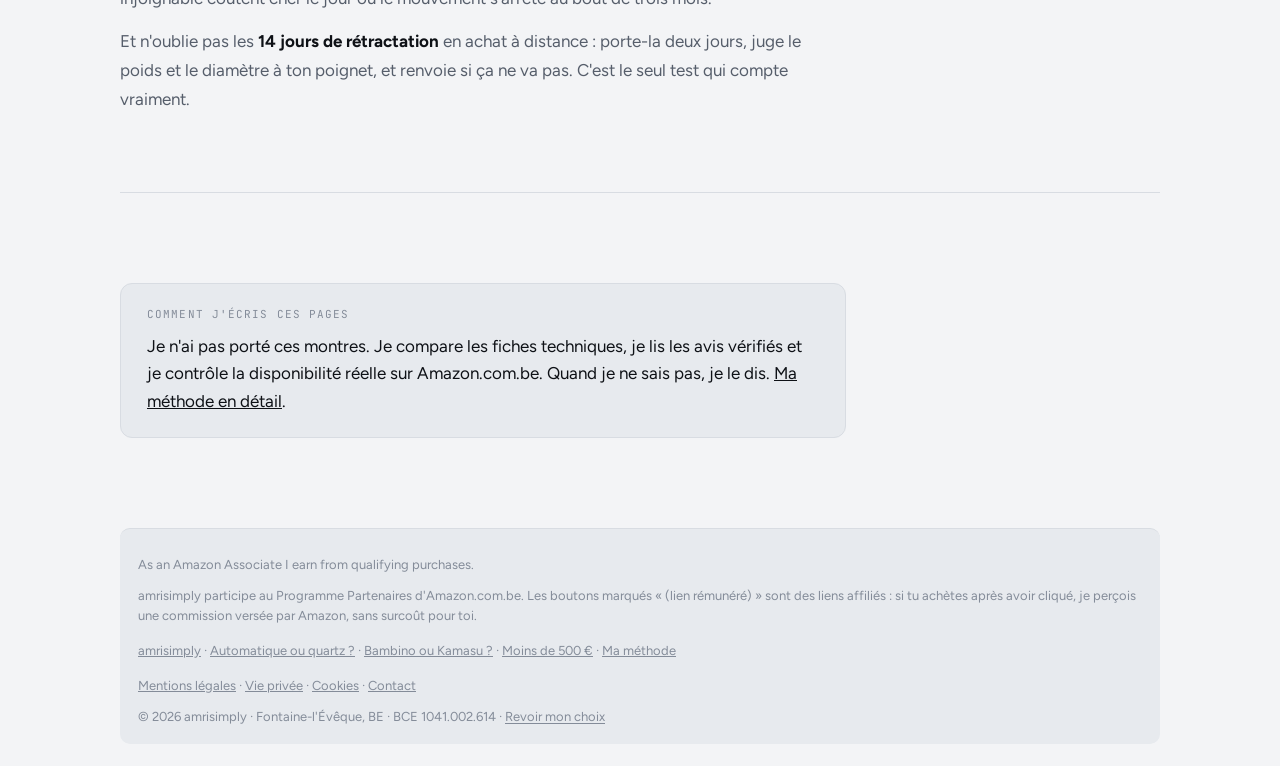
<file: montre-automatique-moins-200-euros/index.html>
<!doctype html>
<html lang="fr">
<head>
<meta charset="utf-8">
<meta name="viewport" content="width=device-width, initial-scale=1">
<title>Meilleure montre automatique à moins de 200 € — guide belge 2026 — amrisimply</title>
<meta name="description" content="Quelle montre automatique choisir avec un budget serré ? Ce qu'on peut vraiment attendre sous 200 €, ce qu'il faut refuser, et les modèles qui tiennent. Livrés en Belgique.">
<meta name="author" content="Mahmoud Amri">
<link rel="canonical" href="https://amrisimply.com/montre-automatique-moins-200-euros/">
<meta name="theme-color" content="#0E1116">
<meta name="robots" content="index, follow, max-image-preview:large">

<link rel="alternate" hreflang="fr-BE" href="https://amrisimply.com/montre-automatique-moins-200-euros/">
<link rel="alternate" hreflang="nl-BE" href="https://amrisimply.com/montre-automatique-moins-200-euros/">
<link rel="alternate" hreflang="x-default" href="https://amrisimply.com/montre-automatique-moins-200-euros/">

<meta property="og:type" content="article">
<meta property="og:site_name" content="amrisimply">
<meta property="og:locale" content="fr_BE">
<meta property="og:locale:alternate" content="nl_BE">
<meta property="og:url" content="https://amrisimply.com/montre-automatique-moins-200-euros/">
<meta property="og:title" content="Meilleure montre automatique à moins de 200 € — guide belge 2026">
<meta property="og:description" content="Ce qu'on peut vraiment attendre sous 200 €, ce qu'il faut refuser, et les modèles qui tiennent.">
<meta name="twitter:card" content="summary_large_image">

<link rel="icon" href="data:image/svg+xml,%3Csvg xmlns='http://www.w3.org/2000/svg' viewBox='0 0 64 64'%3E%3Ccircle cx='32' cy='32' r='31' fill='%23232A35'/%3E%3Ccircle cx='32' cy='32' r='23' fill='%230B0E13'/%3E%3Crect x='30' y='11' width='4' height='8' rx='1' fill='%23CBD5E1'/%3E%3Crect x='45' y='30' width='8' height='4' rx='1' fill='%23CBD5E1'/%3E%3Crect x='30' y='45' width='4' height='8' rx='1' fill='%23CBD5E1'/%3E%3Crect x='11' y='30' width='8' height='4' rx='1' fill='%23CBD5E1'/%3E%3Cpath d='M32 32V19' stroke='%23CBD5E1' stroke-width='4' stroke-linecap='round'/%3E%3Cpath d='M32 32l9 6' stroke='%23CBD5E1' stroke-width='3' stroke-linecap='round'/%3E%3Ccircle cx='32' cy='32' r='3' fill='%23C4271B'/%3E%3C/svg%3E">

<link rel="preconnect" href="https://fonts.googleapis.com">
<link rel="preconnect" href="https://fonts.gstatic.com" crossorigin>
<link rel="stylesheet" href="https://fonts.googleapis.com/css2?family=Anton&family=Figtree:wght@400;500;600;800;900&family=JetBrains+Mono:wght@400;500&display=swap">
<link rel="stylesheet" href="/assets/site.css">
<style>
.artlead{font-size:clamp(18px,2.2vw,21px);color:var(--ink-2);max-width:64ch;margin:0 0 18px}
.prose{max-width:66ch}
.prose p{font-size:17px;line-height:1.7;color:var(--ink-2)}
.prose p strong{color:var(--ink);font-weight:700}
.prose h3{margin-top:30px}
.crumb{font-family:"JetBrains Mono",ui-monospace,monospace;font-size:12px;letter-spacing:.06em;text-transform:uppercase;color:var(--ink-3);padding:22px 0 0}
.crumb a{color:var(--ink-3)}
.tbl{overflow-x:auto;border:1px solid var(--rule);border-radius:12px;margin:26px 0;background:var(--surface)}
table.cmp{border-collapse:collapse;width:100%;min-width:560px;font-size:15.5px}
table.cmp th,table.cmp td{padding:13px 18px;text-align:left;border-bottom:1px solid var(--rule)}
table.cmp thead th{background:var(--surface-2);font-family:"JetBrains Mono",ui-monospace,monospace;font-size:11px;letter-spacing:.09em;text-transform:uppercase;color:var(--ink-3);font-weight:500;white-space:nowrap}
table.cmp tbody tr:last-child td{border-bottom:none}
table.cmp td:first-child{font-weight:700;color:var(--ink)}
table.cmp td{color:var(--ink-2)}
.yes2{color:var(--ok);font-weight:700}
.no2{color:var(--red);font-weight:700}
.pick{background:var(--surface);border:1px solid var(--rule);border-left:3px solid var(--red);border-radius:12px;padding:26px 28px;margin:26px 0;box-shadow:var(--shadow)}
.pick .tagline{font-family:"JetBrains Mono",ui-monospace,monospace;font-size:11px;letter-spacing:.09em;text-transform:uppercase;color:var(--ink-3);margin-bottom:8px}
.pick h3{margin-bottom:12px}
.pick ul{list-style:none;margin:0 0 18px;padding:0;font-size:15.5px}
.pick ul li{padding-left:22px;position:relative;margin-bottom:9px;color:var(--ink-2);line-height:1.55}
.pick ul li::before{content:"";position:absolute;left:0;top:8px;width:9px;height:9px;border-radius:2px;background:var(--red);opacity:.85}
.pick ul li:last-child{margin-bottom:0}
.callout{background:var(--surface-2);border:1px solid var(--rule);border-radius:12px;padding:22px 26px;margin:26px 0;max-width:66ch}
.callout p:last-child{margin-bottom:0}
.callout .k{font-family:"JetBrains Mono",ui-monospace,monospace;font-size:11px;letter-spacing:.1em;text-transform:uppercase;color:var(--ink-3);display:block;margin-bottom:10px}
.checks{list-style:none;margin:22px 0;padding:0;max-width:66ch}
.checks li{padding-left:34px;position:relative;margin-bottom:13px;color:var(--ink-2);font-size:16.5px;line-height:1.6}
.checks li::before{content:attr(data-n);position:absolute;left:0;top:1px;width:24px;height:24px;border-radius:6px;background:var(--red);color:var(--on-red);font-family:"JetBrains Mono",monospace;font-size:12px;display:flex;align-items:center;justify-content:center;font-weight:500}
.checks li strong{color:var(--ink)}

/* --- encadre En bref (ajoute 2026-08-29) --- */
.enbref{background:var(--surface);border:1px solid var(--rule);border-left:3px solid var(--red);border-radius:12px;padding:22px 26px;margin:6px 0 30px;max-width:70ch;box-shadow:var(--shadow)}
.enbref .k{font-family:"JetBrains Mono",ui-monospace,monospace;font-size:11px;letter-spacing:.1em;text-transform:uppercase;color:var(--ink-3);display:block;margin-bottom:12px}
.enbref ul{list-style:none;margin:0 0 18px;padding:0}
.enbref li{padding-left:22px;position:relative;margin-bottom:10px;color:var(--ink-2);font-size:16.5px;line-height:1.6}
.enbref li:last-child{margin-bottom:0}
.enbref li::before{content:"";position:absolute;left:0;top:9px;width:9px;height:9px;border-radius:2px;background:var(--red);opacity:.85}
.enbref li strong{color:var(--ink);font-weight:700}
.enbref .acts{display:flex;flex-wrap:wrap;gap:10px;margin-top:18px}
.enbref .afflabel{margin-top:9px}

/* --- figures + signature (ajoute 2026-08-29) --- */
.byline{font-size:14.5px;color:var(--ink-3);margin:14px 0 0}
.byline a{color:var(--ink-2)}
figure.fig{margin:30px 0;max-width:70ch}
figure.fig svg{display:block;width:100%;height:auto;background:var(--surface);border:1px solid var(--rule);border-radius:12px}
figure.fig figcaption{font-size:14px;color:var(--ink-3);margin-top:10px;line-height:1.55}
.fig-t{font-family:"JetBrains Mono",ui-monospace,monospace;font-size:11.5px;letter-spacing:.09em;text-transform:uppercase}
.midcta{margin:30px 0;max-width:70ch}
.midcta .afflabel{margin-top:8px}
</style>
</head>
<body>
<div id="page" data-lang="fr">

<div class="topbar">
  <div class="in">
    <div class="brand"><a href="/" style="color:inherit;text-decoration:none">amri<span>simply</span></a></div>
    <div class="langs" role="group" aria-label="Langue / Taal">
      <button type="button" data-lang="fr" aria-pressed="true">FR</button>
      <button type="button" data-lang="nl" aria-pressed="false">NL</button>
    </div>
  </div>
</div>

<div class="shell">

<p class="crumb"><a href="/">amrisimply</a> · <span class="lg-fr">Guide budget</span><span class="lg-nl">Budgetgids</span></p>

<article>

<header style="padding:26px 0 10px">
  <p class="eyebrow"><span class="lg-fr">Guide budget · août 2026</span><span class="lg-nl">Budgetgids · augustus 2026</span></p>
  <h1>
    <span class="lg-fr">Meilleure montre automatique à moins de 200 €</span>
    <span class="lg-nl">Beste automatisch horloge onder 200 €</span>
  </h1>
  <p class="artlead">
    <span class="lg-fr">Oui, on trouve de la vraie mécanique sous 200 €. Mais il faut savoir ce qu'on abandonne, et surtout ce qu'il ne faut jamais accepter. Guide pour la Belgique.</span>
    <span class="lg-nl">Ja, je vindt echte mechaniek onder 200 €. Maar je moet weten wat je opgeeft, en vooral wat je nooit mag aanvaarden. Gids voor België.</span>
  </p>

  <p class="byline"><span class="lg-fr">Par Mahmoud Amri &mdash; ind&eacute;pendant &agrave; Fontaine-l'&Eacute;v&ecirc;que (BE). <a href="/methode/">Comment je choisis les montres</a>, et ce que je ne peux pas savoir.</span><span class="lg-nl">Door Mahmoud Amri &mdash; zelfstandige in Fontaine-l'&Eacute;v&ecirc;que (BE). <a href="/methode/">Hoe ik horloges kies</a>, en wat ik niet kan weten.</span></p>
</header>

<div class="enbref">
  <span class="k"><span class="lg-fr">En bref</span><span class="lg-nl">In het kort</span></span>
  <ul>
    <li><span class="lg-fr"><strong>Oui, on trouve de la vraie m&eacute;canique sous 200 &euro;</strong> &mdash; &agrave; une condition&nbsp;: que la fiche <strong>nomme le calibre</strong> (Seiko NH35/NH34, Miyota 8215, calibre Orient). Sans nom, c'est un mouvement g&eacute;n&eacute;rique irr&eacute;parable.</span><span class="lg-nl"><strong>Ja, je vindt echte mechaniek onder 200 &euro;</strong> &mdash; op &eacute;&eacute;n voorwaarde: dat de fiche <strong>het kaliber benoemt</strong> (Seiko NH35/NH34, Miyota 8215, Orient-kaliber). Zonder naam is het een generiek, onherstelbaar uurwerk.</span></li>
    <li><span class="lg-fr">&Agrave; ce budget, l'argent va dans la <strong>m&eacute;canique et le verre</strong>. Il ne va ni dans la finition ni dans le bracelet &mdash; pr&eacute;vois de changer ce dernier.</span><span class="lg-nl">Bij dit budget gaat het geld naar <strong>mechaniek en glas</strong>. Niet naar afwerking of band &mdash; reken op vervanging van die laatste.</span></li>
    <li><span class="lg-fr"><strong>Mon choix dans cette tranche&nbsp;: le Pagani Design PD-1662 GMT.</strong> Verre saphir, mouvement Seiko NH34 nomm&eacute;, 100&nbsp;m d'&eacute;tanch&eacute;it&eacute;. C'est un hommage assum&eacute; &agrave; la GMT-Master&nbsp;: tu dois le savoir avant d'acheter.</span><span class="lg-nl"><strong>Mijn keuze in deze klasse: de Pagani Design PD-1662 GMT.</strong> Saffierglas, benoemd Seiko NH34-uurwerk, 100&nbsp;m waterdicht. Het is een bewuste hommage aan de GMT-Master: dat moet je vooraf weten.</span></li>
    <li><span class="lg-fr">Si tu peux attendre et monter &agrave; 250&ndash;300&nbsp;&euro;, la marche est nette&nbsp;: marque japonaise historique, finition s&eacute;rieuse, service apr&egrave;s-vente r&eacute;el.</span><span class="lg-nl">Kun je wachten en naar 250&ndash;300&nbsp;&euro; gaan, dan is de sprong duidelijk: historisch Japans merk, serieuze afwerking, echte klantendienst.</span></li>
  </ul>
  <div class="acts">
    <a class="btn" href="https://www.amazon.com.be/dp/B0B639TSKY?tag=amrisimply49-21" rel="sponsored nofollow noopener" target="_blank"><span class="lg-fr">Voir le Pagani PD-1662 GMT</span><span class="lg-nl">Bekijk de Pagani PD-1662 GMT</span></a>
  </div>
  <p class="afflabel"><span class="lg-fr">(liens r&eacute;mun&eacute;r&eacute;s &mdash; le prix ne change pas pour toi)</span><span class="lg-nl">(betaalde links &mdash; de prijs verandert niet voor jou)</span></p>
</div>


<section class="sec" style="border-top:none;padding-top:26px">
  <div class="prose">
    <h2><span class="lg-fr">La bonne nouvelle, et la mauvaise</span><span class="lg-nl">Het goede en het slechte nieuws</span></h2>
    <p>
      <span class="lg-fr"><strong>La bonne :</strong> ce budget suffit largement. Depuis une quinzaine d'années, les mouvements automatiques japonais fabriqués en grande série — les Seiko NH35 et NH34, les calibres Orient — ont fait s'effondrer le ticket d'entrée. Une montre à 150 € aujourd'hui contient une mécanique qui en valait le triple en 2010.</span>
      <span class="lg-nl"><strong>Het goede:</strong> dit budget volstaat ruimschoots. Sinds een vijftiental jaar hebben Japanse automatische uurwerken in grote series — de Seiko NH35 en NH34, de Orient-kalibers — de instapdrempel doen instorten. Een horloge van 150 € bevat vandaag mechaniek die in 2010 het drievoudige waard was.</span>
    </p>
    <p>
      <span class="lg-fr"><strong>La mauvaise :</strong> sous 200 €, le marché est aussi rempli de montres qui imitent l'automatique sans en être vraiment, et de fiches produit qui cachent l'essentiel. C'est la tranche de prix où l'on se fait le plus avoir — pas parce que les vendeurs mentent, mais parce qu'ils omettent.</span>
      <span class="lg-nl"><strong>Het slechte:</strong> onder 200 € zit de markt ook vol horloges die een automaat imiteren zonder het echt te zijn, en productfiches die het essentiële verzwijgen. Dit is de prijsklasse waar men het vaakst beetgenomen wordt — niet omdat verkopers liegen, maar omdat ze weglaten.</span>
    </p>
  </div>
</section>
<figure class="fig">
<svg viewBox="0 0 830 304" role="img" xmlns="http://www.w3.org/2000/svg" aria-label="Echelle d etancheite : ce que chaque mention autorise reellement">
<text x="26" y="34" class="fig-t" fill="var(--ink-3)" letter-spacing="1.2"><tspan class="lg-fr">CE QUE L&#8217;&#201;TANCH&#201;IT&#201; AUTORISE VRAIMENT</tspan><tspan class="lg-nl">WAT DE WATERDICHTHEID ECHT TOELAAT</tspan></text>
<line x1="26" y1="46" x2="804" y2="46" stroke="var(--rule)"/>
<text x="26" y="67" class="fig-t" fill="var(--ink)" font-weight="700">30 m</text><text x="26" y="82" font-size="10.5" fill="var(--ink-3)">3 ATM</text><rect x="132" y="53" width="300" height="14" rx="7" fill="var(--rule)" opacity=".5"/><rect x="132" y="53" width="39" height="14" rx="7" fill="var(--red)"/><text x="448" y="65" font-size="13" fill="var(--ink-2)" class="lg-fr">La pluie, se laver les mains. Rien d'autre.</text><text x="448" y="65" font-size="13" fill="var(--ink-2)" class="lg-nl">Regen, handen wassen. Niets anders.</text>
<text x="26" y="111" class="fig-t" fill="var(--ink)" font-weight="700">50 m</text><text x="26" y="126" font-size="10.5" fill="var(--ink-3)">5 ATM</text><rect x="132" y="97" width="300" height="14" rx="7" fill="var(--rule)" opacity=".5"/><rect x="132" y="97" width="84" height="14" rx="7" fill="#C98A24"/><text x="448" y="109" font-size="13" fill="var(--ink-2)" class="lg-fr">La douche &#224; la rigueur. Pas de nage.</text><text x="448" y="109" font-size="13" fill="var(--ink-2)" class="lg-nl">&#201;ventueel douchen. Niet zwemmen.</text>
<text x="26" y="155" class="fig-t" fill="var(--ink)" font-weight="700">100 m</text><text x="26" y="170" font-size="10.5" fill="var(--ink-3)">10 ATM</text><rect x="132" y="141" width="300" height="14" rx="7" fill="var(--rule)" opacity=".5"/><rect x="132" y="141" width="165" height="14" rx="7" fill="var(--ok)"/><text x="448" y="153" font-size="13" fill="var(--ink-2)" class="lg-fr">Nager, se baigner en surface.</text><text x="448" y="153" font-size="13" fill="var(--ink-2)" class="lg-nl">Zwemmen, baden aan de oppervlakte.</text>
<text x="26" y="199" class="fig-t" fill="var(--ink)" font-weight="700">200 m</text><text x="26" y="214" font-size="10.5" fill="var(--ink-3)">20 ATM</text><rect x="132" y="185" width="300" height="14" rx="7" fill="var(--rule)" opacity=".5"/><rect x="132" y="185" width="240" height="14" rx="7" fill="var(--ok)"/><text x="448" y="197" font-size="13" fill="var(--ink-2)" class="lg-fr">Nager, plonger en apn&#233;e, snorkeling.</text><text x="448" y="197" font-size="13" fill="var(--ink-2)" class="lg-nl">Zwemmen, vrijduiken, snorkelen.</text>
<text x="26" y="243" class="fig-t" fill="var(--ink)" font-weight="700">300 m+</text><text x="26" y="258" font-size="10.5" fill="var(--ink-3)">30 ATM</text><rect x="132" y="229" width="300" height="14" rx="7" fill="var(--rule)" opacity=".5"/><rect x="132" y="229" width="300" height="14" rx="7" fill="var(--ok)"/><text x="448" y="241" font-size="13" fill="var(--ink-2)" class="lg-fr">Plong&#233;e bouteille.</text><text x="448" y="241" font-size="13" fill="var(--ink-2)" class="lg-nl">Duiken met flessen.</text>
</svg>
<figcaption><span class="lg-fr"><strong>Le chiffre le plus trompeur du secteur.</strong> Ces mentions viennent d'un test statique en laboratoire, montre immobile. Un mouvement de bras dans l'eau ou un jet de douche multiplient la pression instantan&eacute;e. Et l'&eacute;tanch&eacute;it&eacute; n'est pas &eacute;ternelle&nbsp;: elle repose sur des joints en caoutchouc qui durcissent avec les ann&eacute;es.</span><span class="lg-nl"><strong>Het meest misleidende cijfer van de sector.</strong> Deze vermeldingen komen uit een statische labotest, met stilstaand horloge. Een armbeweging in het water of een douchestraal vermenigvuldigt de momentane druk. En waterdichtheid is niet eeuwig: ze berust op rubberen dichtingen die met de jaren verharden.</span></figcaption>
</figure>

<div class="midcta">
<p style="font-size:16px;color:var(--ink-2);margin-bottom:14px"><span class="lg-fr">Si ces quatre refus sont respect&eacute;s, il reste peu de mod&egrave;les sous 200&nbsp;&euro;. Celui que je retiens coche saphir, calibre nomm&eacute; et 100&nbsp;m&nbsp;:</span><span class="lg-nl">Als deze vier weigeringen gerespecteerd zijn, blijven er weinig modellen onder 200&nbsp;&euro;. Het model dat ik weerhoud vinkt saffier, benoemd kaliber en 100&nbsp;m aan:</span></p>
<a class="btn" href="https://www.amazon.com.be/dp/B0B639TSKY?tag=amrisimply49-21" rel="sponsored nofollow noopener" target="_blank"><span class="lg-fr">Voir le Pagani PD-1662 GMT</span><span class="lg-nl">Bekijk de Pagani PD-1662 GMT</span></a>
<p class="afflabel"><span class="lg-fr">(lien r&eacute;mun&eacute;r&eacute;)</span><span class="lg-nl">(betaalde link)</span></p>
</div>


<section class="sec">
  <h2><span class="lg-fr">Ce que 200 € achète, et ce qu'ils n'achètent pas</span><span class="lg-nl">Wat 200 € koopt, en wat niet</span></h2>

  <div class="tbl">
    <table class="cmp">
      <thead>
        <tr>
          <th><span class="lg-fr">Caractéristique</span><span class="lg-nl">Kenmerk</span></th>
          <th><span class="lg-fr">Sous 200 €</span><span class="lg-nl">Onder 200 €</span></th>
        </tr>
      </thead>
      <tbody>
        <tr><td><span class="lg-fr">Mouvement automatique nommé</span><span class="lg-nl">Benoemd automatisch uurwerk</span></td><td class="yes2"><span class="lg-fr">Oui — exige-le</span><span class="lg-nl">Ja — eis het</span></td></tr>
        <tr><td><span class="lg-fr">Remontage manuel + stop-seconde</span><span class="lg-nl">Handopwinding + secondestop</span></td><td class="yes2"><span class="lg-fr">Oui, sur les bons calibres</span><span class="lg-nl">Ja, bij de goede kalibers</span></td></tr>
        <tr><td><span class="lg-fr">Verre saphir</span><span class="lg-nl">Saffierglas</span></td><td class="yes2"><span class="lg-fr">Possible, mais pas systématique</span><span class="lg-nl">Mogelijk, maar niet standaard</span></td></tr>
        <tr><td><span class="lg-fr">Étanchéité 100 m</span><span class="lg-nl">100 m waterdicht</span></td><td class="yes2"><span class="lg-fr">Oui, courant</span><span class="lg-nl">Ja, gebruikelijk</span></td></tr>
        <tr><td><span class="lg-fr">Boîtier acier 316L</span><span class="lg-nl">316L stalen kast</span></td><td class="yes2"><span class="lg-fr">Oui</span><span class="lg-nl">Ja</span></td></tr>
        <tr><td><span class="lg-fr">Finition soignée (angles, poli)</span><span class="lg-nl">Verzorgde afwerking</span></td><td class="no2"><span class="lg-fr">Non — c'est là qu'on économise</span><span class="lg-nl">Nee — daar wordt bespaard</span></td></tr>
        <tr><td><span class="lg-fr">Bracelet de qualité</span><span class="lg-nl">Kwaliteitsband</span></td><td class="no2"><span class="lg-fr">Rarement — prévois de le changer</span><span class="lg-nl">Zelden — reken op vervanging</span></td></tr>
        <tr><td><span class="lg-fr">Précision réglée en usine</span><span class="lg-nl">Fabrieksafstelling</span></td><td class="no2"><span class="lg-fr">Non — compte 15 à 25 s/jour</span><span class="lg-nl">Nee — reken op 15 tot 25 s/dag</span></td></tr>
        <tr><td><span class="lg-fr">Service après-vente en Belgique</span><span class="lg-nl">Klantendienst in België</span></td><td class="no2"><span class="lg-fr">Rarement pour les marques récentes</span><span class="lg-nl">Zelden bij recente merken</span></td></tr>
      </tbody>
    </table>
  </div>

  <p class="prose"><span class="lg-fr">Autrement dit : à ce budget, l'argent va dans la <strong>mécanique et le verre</strong>. Il ne va pas dans la finition ni dans le bracelet. C'est un compromis parfaitement raisonnable — à condition de le connaître avant, pas après.</span><span class="lg-nl">Met andere woorden: bij dit budget gaat het geld naar <strong>mechaniek en glas</strong>. Niet naar afwerking of band. Een volstrekt redelijk compromis — op voorwaarde dat je het vooraf weet, niet achteraf.</span></p>
</section>

<section class="sec">
  <h2><span class="lg-fr">Les quatre refus absolus</span><span class="lg-nl">De vier absolute weigeringen</span></h2>
  <p class="lead" style="max-width:60ch"><span class="lg-fr">Si une fiche coche l'un de ces quatre points, passe ton chemin. Il y a assez de bons modèles pour ne pas prendre de risque.</span><span class="lg-nl">Vinkt een fiche één van deze vier punten aan, ga dan verder. Er zijn genoeg goede modellen om geen risico te nemen.</span></p>

  <ul class="checks">
    <li data-n="1"><span class="lg-fr"><strong>« Mouvement automatique » sans nom de calibre.</strong> Si le vendeur ne dit pas s'il s'agit d'un NH35, d'un Miyota 8215 ou d'un calibre Orient, c'est presque toujours un mouvement générique sans référence. Le jour où il s'arrête, aucun horloger ne trouvera de pièce. Une montre jetable qui ne le dit pas.</span><span class="lg-nl"><strong>« Automatisch uurwerk » zonder kalibernaam.</strong> Zegt de verkoper niet of het een NH35, een Miyota 8215 of een Orient-kaliber is, dan is het bijna altijd een generiek uurwerk zonder referentie. Stopt het ooit, dan vindt geen enkele horlogemaker een onderdeel.</span></li>
    <li data-n="2"><span class="lg-fr"><strong>« Verre traité saphir », « saphir coating », « hardened mineral ».</strong> Ce n'est pas du saphir. C'est du verre minéral avec une couche de surface qui part avec le temps. Soit la fiche dit « saphir » tout court, soit c'est du minéral — et le minéral est acceptable, à condition de le savoir.</span><span class="lg-nl"><strong>« Saffier gecoat », « saphir coating », « hardened mineral ».</strong> Dat is geen saffier. Dat is mineraalglas met een oppervlaktelaag die met de tijd verdwijnt.</span></li>
    <li data-n="3"><span class="lg-fr"><strong>Une note de 4,8 sur trente avis.</strong> En dessous d'un millier d'avis, une moyenne ne veut rien dire. Et quand il y en a assez, ne lis pas la moyenne : <strong>trie par note croissante et lis les mauvais</strong>. C'est la lecture la plus rentable de tout ton achat.</span><span class="lg-nl"><strong>Een score van 4,8 op dertig reviews.</strong> Onder duizend reviews betekent een gemiddelde niets. En zijn er genoeg, lees dan niet het gemiddelde: <strong>sorteer op laagste score en lees de slechte</strong>.</span></li>
    <li data-n="4"><span class="lg-fr"><strong>Un prix barré permanent.</strong> « 450 € barré, 89 € aujourd'hui » sur une marque inconnue : ce prix de référence n'a jamais été pratiqué. Ignore-le complètement et demande-toi seulement si le prix demandé est justifié par ce qu'il y a dans la montre.</span><span class="lg-nl"><strong>Een permanente doorstreepte prijs.</strong> « 450 € doorstreept, vandaag 89 € » bij een onbekend merk: die referentieprijs is nooit gehanteerd. Negeer hem volledig.</span></li>
  </ul>
</section>

<section class="sec">
  <h2><span class="lg-fr">Ce que je retiens dans cette tranche</span><span class="lg-nl">Wat ik in deze klasse weerhoud</span></h2>

  <div class="pick">
    <p class="tagline"><span class="lg-fr">Le meilleur rapport mécanique-prix</span><span class="lg-nl">De beste mechaniek-prijsverhouding</span></p>
    <h3>Pagani Design PD-1662 GMT</h3>
    <p style="color:var(--ink-2);font-size:16px;margin-bottom:14px">
      <span class="lg-fr">C'est la seule de la sélection qui tient largement sous les 200 €, et elle apporte deux choses rares à ce prix : un <strong>verre saphir</strong> et une <strong>vraie complication GMT</strong> (deuxième fuseau horaire), portée par un mouvement Seiko NH34 nommé et réparable partout.</span>
      <span class="lg-nl">Dit is de enige uit de selectie die ruim onder 200 € blijft, en ze brengt twee zeldzame dingen op dit prijsniveau: <strong>saffierglas</strong> en een <strong>echte GMT-complicatie</strong>, aangedreven door een benoemd Seiko NH34-uurwerk dat overal herstelbaar is.</span>
    </p>
    <ul>
      <li><span class="lg-fr">Mouvement Seiko NH34, GMT — calibre répandu, réparable en Belgique</span><span class="lg-nl">Seiko NH34-uurwerk, GMT — wijdverspreid kaliber, herstelbaar in België</span></li>
      <li><span class="lg-fr">Verre saphir synthétique</span><span class="lg-nl">Synthetisch saffierglas</span></li>
      <li><span class="lg-fr">Étanche 100 m · boîtier acier 40 mm</span><span class="lg-nl">100 m waterdicht · stalen kast 40 mm</span></li>
    </ul>
    <p style="color:var(--ink-2);font-size:15.5px;margin:16px 0 0">
      <span class="lg-fr"><strong>Ce qu'il faut savoir avant :</strong> c'est un <strong>hommage assumé</strong> à la Rolex GMT-Master. Ce n'est ni illégal ni honteux, mais tu dois le savoir : tu n'auras jamais la valeur de revente de l'original, et une partie des amateurs le reconnaîtra. La finition n'est pas celle d'une montre à trois chiffres — les angles et le bruit du bracelet le trahissent quand on compare côte à côte.</span>
      <span class="lg-nl"><strong>Wat je vooraf moet weten:</strong> het is een <strong>bewuste hommage</strong> aan de Rolex GMT-Master. Niet illegaal en niet beschamend, maar je moet het weten: je krijgt nooit de doorverkoopwaarde van het origineel. De afwerking is niet die van een horloge van driecijferige prijs.</span>
    </p>
    <p style="margin:20px 0 0"><a class="btn wide" href="https://www.amazon.com.be/dp/B0B639TSKY?tag=amrisimply49-21" rel="sponsored nofollow noopener" target="_blank"><span class="lg-fr">Voir le prix</span><span class="lg-nl">Bekijk de prijs</span></a></p>
    <p class="afflabel"><span class="lg-fr">(lien rémunéré)</span><span class="lg-nl">(betaalde link)</span></p>
  </div>

  <div class="callout">
    <span class="k"><span class="lg-fr">Le conseil que je te donnerais vraiment</span><span class="lg-nl">Het advies dat ik je écht zou geven</span></span>
    <p>
      <span class="lg-fr">Si tu peux attendre deux mois et monter ton budget, fais-le. Entre 200 et 300 € s'ouvre un autre monde : marques japonaises historiques, finition sérieuse, service après-vente réel. L'<a href="/bambino-ou-kamasu/">Orient Bambino</a> commence juste au-dessus de cette barre, et c'est la montre qu'on conseille depuis dix ans pour un premier achat.</span>
      <span class="lg-nl">Kun je twee maanden wachten en je budget verhogen, doe dat. Tussen 200 en 300 € opent zich een andere wereld: historische Japanse merken, serieuze afwerking, echte klantendienst. De <a href="/bambino-ou-kamasu/">Orient Bambino</a> begint net boven die grens.</span>
    </p>
    <p>
      <span class="lg-fr">Ce n'est pas une façon polie de te pousser à dépenser plus. C'est ce que je dirais à un ami : sous 200 €, tu achètes une bonne première expérience de la mécanique. Au-dessus, tu achètes une montre que tu gardes.</span>
      <span class="lg-nl">Dit is geen beleefde manier om je meer te laten uitgeven. Het is wat ik tegen een vriend zou zeggen: onder 200 € koop je een goede eerste ervaring met mechaniek. Daarboven koop je een horloge dat je houdt.</span>
    </p>
  </div>
</section>

<section class="sec">
  <div class="prose">
    <h2><span class="lg-fr">Deux réflexes propres à la Belgique</span><span class="lg-nl">Twee reflexen specifiek voor België</span></h2>
    <p>
      <span class="lg-fr"><strong>La garantie légale de 2 ans s'applique aussi aux petits prix.</strong> Beaucoup d'acheteurs croient qu'une montre à 120 € n'est « pas garantie ». Faux : tout bien neuf vendu à un consommateur en Belgique est couvert par la garantie légale de conformité, quel que soit son prix. Sur une automatique d'entrée de gamme, c'est une vraie sécurité — les défauts de mouvement apparaissent le plus souvent dans les premiers mois.</span>
      <span class="lg-nl"><strong>De wettelijke garantie van 2 jaar geldt ook voor lage prijzen.</strong> Veel kopers denken dat een horloge van 120 € « niet gegarandeerd » is. Onjuist: elk nieuw goed dat aan een consument in België wordt verkocht valt onder de wettelijke conformiteitsgarantie, ongeacht de prijs.</span>
    </p>
    <p>
      <span class="lg-fr"><strong>Regarde qui vend, pas seulement le prix.</strong> Sur une place de marché, le même modèle est parfois proposé par plusieurs vendeurs, et le tarif le plus bas vient souvent d'un vendeur tiers inconnu. En cas de problème, la garantie passe par le vendeur. Quinze euros économisés chez un vendeur injoignable coûtent cher le jour où le mouvement s'arrête au bout de trois mois.</span>
      <span class="lg-nl"><strong>Kijk wie verkoopt, niet alleen naar de prijs.</strong> Op een marktplaats bieden soms meerdere verkopers hetzelfde model aan, en de laagste prijs komt vaak van een onbekende derde verkoper. Bij problemen loopt de garantie via de verkoper.</span>
    </p>
    <p>
      <span class="lg-fr">Et n'oublie pas les <strong>14 jours de rétractation</strong> en achat à distance : porte-la deux jours, juge le poids et le diamètre à ton poignet, et renvoie si ça ne va pas. C'est le seul test qui compte vraiment.</span>
      <span class="lg-nl">En vergeet het <strong>herroepingsrecht van 14 dagen</strong> niet bij aankoop op afstand: draag hem twee dagen, beoordeel gewicht en diameter aan je pols, en stuur terug als het niet past.</span>
    </p>
  </div>
</section>

<section class="sec">
  <div class="callout">
    <span class="k"><span class="lg-fr">Comment j'écris ces pages</span><span class="lg-nl">Hoe ik deze pagina's schrijf</span></span>
    <p>
      <span class="lg-fr">Je n'ai pas porté ces montres. Je compare les fiches techniques, je lis les avis vérifiés et je contrôle la disponibilité réelle sur Amazon.com.be. Quand je ne sais pas, je le dis. <a href="/methode/">Ma méthode en détail</a>.</span>
      <span class="lg-nl">Ik heb deze horloges niet gedragen. Ik vergelijk technische fiches, lees geverifieerde reviews en controleer de echte beschikbaarheid op Amazon.com.be. Wat ik niet weet, zeg ik. <a href="/methode/">Mijn methode in detail</a>.</span>
    </p>
  </div>
</section>

</article>

<footer class="legal">
  <p class="fine">As an Amazon Associate I earn from qualifying purchases.</p>
  <p class="fine">
    <span class="lg-fr">amrisimply participe au Programme Partenaires d'Amazon.com.be. Les boutons marqués « (lien rémunéré) » sont des liens affiliés : si tu achètes après avoir cliqué, je perçois une commission versée par Amazon, sans surcoût pour toi.</span>
    <span class="lg-nl">amrisimply neemt deel aan het Amazon.com.be Partnerprogramma. De knoppen met « (betaalde link) » zijn affiliatielinks: koop je na een klik, dan ontvang ik een commissie van Amazon, zonder meerkost voor jou.</span>
  </p>
  <p class="fine" style="margin-top:14px">
    <a href="/">amrisimply</a> ·
    <a href="/automatique-ou-quartz/"><span class="lg-fr">Automatique ou quartz ?</span><span class="lg-nl">Automatisch of quartz?</span></a> ·
    <a href="/bambino-ou-kamasu/"><span class="lg-fr">Bambino ou Kamasu ?</span><span class="lg-nl">Bambino of Kamasu?</span></a> ·
    <a href="/montre-automatique-moins-500-euros/"><span class="lg-fr">Moins de 500 €</span><span class="lg-nl">Onder 500 €</span></a> ·
    <a href="/methode/"><span class="lg-fr">Ma méthode</span><span class="lg-nl">Mijn methode</span></a>
  </p>
    <p class="fine" style="margin-top:14px">
    <a href="/mentions-legales/"><span class="lg-fr">Mentions légales</span><span class="lg-nl">Juridische info</span></a> ·
    <a href="/vie-privee/"><span class="lg-fr">Vie privée</span><span class="lg-nl">Privacy</span></a> ·
    <a href="/cookies/">Cookies</a> ·
    <a href="/contact/">Contact</a>
  </p>
  <p class="fine">© 2026 amrisimply · Fontaine-l'Évêque, BE · BCE 1041.002.614 · <button type="button" class="linklike" data-cookies><span class="lg-fr">Revoir mon choix</span><span class="lg-nl">Mijn keuze herzien</span></button></p>
</footer>

</div>
</div>

<script>
(function(){
  var page = document.getElementById('page');
  var btns = document.querySelectorAll('.langs button');
  function set(lang){
    page.setAttribute('data-lang', lang);
    document.documentElement.setAttribute('lang', lang);
    btns.forEach(function(b){ b.setAttribute('aria-pressed', String(b.dataset.lang === lang)); });
    try{ localStorage.setItem('amrisimply-lang', lang); }catch(e){}
  }
  btns.forEach(function(b){ b.addEventListener('click', function(){ set(b.dataset.lang); }); });
  var url = null;
  try{ url = new URLSearchParams(location.search).get('lang'); }catch(e){}
  var saved = null;
  try{ saved = localStorage.getItem('amrisimply-lang'); }catch(e){}
  if(url === 'nl' || url === 'fr'){ set(url); }
  else if(saved === 'nl' || saved === 'fr'){ set(saved); }
  else if((navigator.language||'').toLowerCase().indexOf('nl') === 0){ set('nl'); }
})();
</script>

<script type="application/ld+json">
{
  "@context":"https://schema.org",
  "@type":"Article",
  "headline":"Meilleure montre automatique à moins de 200 € — guide belge 2026",
  "description":"Ce qu'on peut vraiment attendre d'une montre automatique sous 200 €, les quatre refus absolus, et les réflexes propres à la Belgique.",
  "inLanguage":"fr-BE",
  "datePublished":"2026-08-24",
  "dateModified":"2026-08-24",
  "author":{"@type":"Person","name":"Mahmoud Amri"},
  "publisher":{"@type":"Organization","name":"amrisimply"},
  "mainEntityOfPage":{"@type":"WebPage","@id":"https://amrisimply.com/montre-automatique-moins-200-euros/"}
}
</script>

<script defer src="/assets/consent-v2.js"></script>
</body>
</html>
</file>
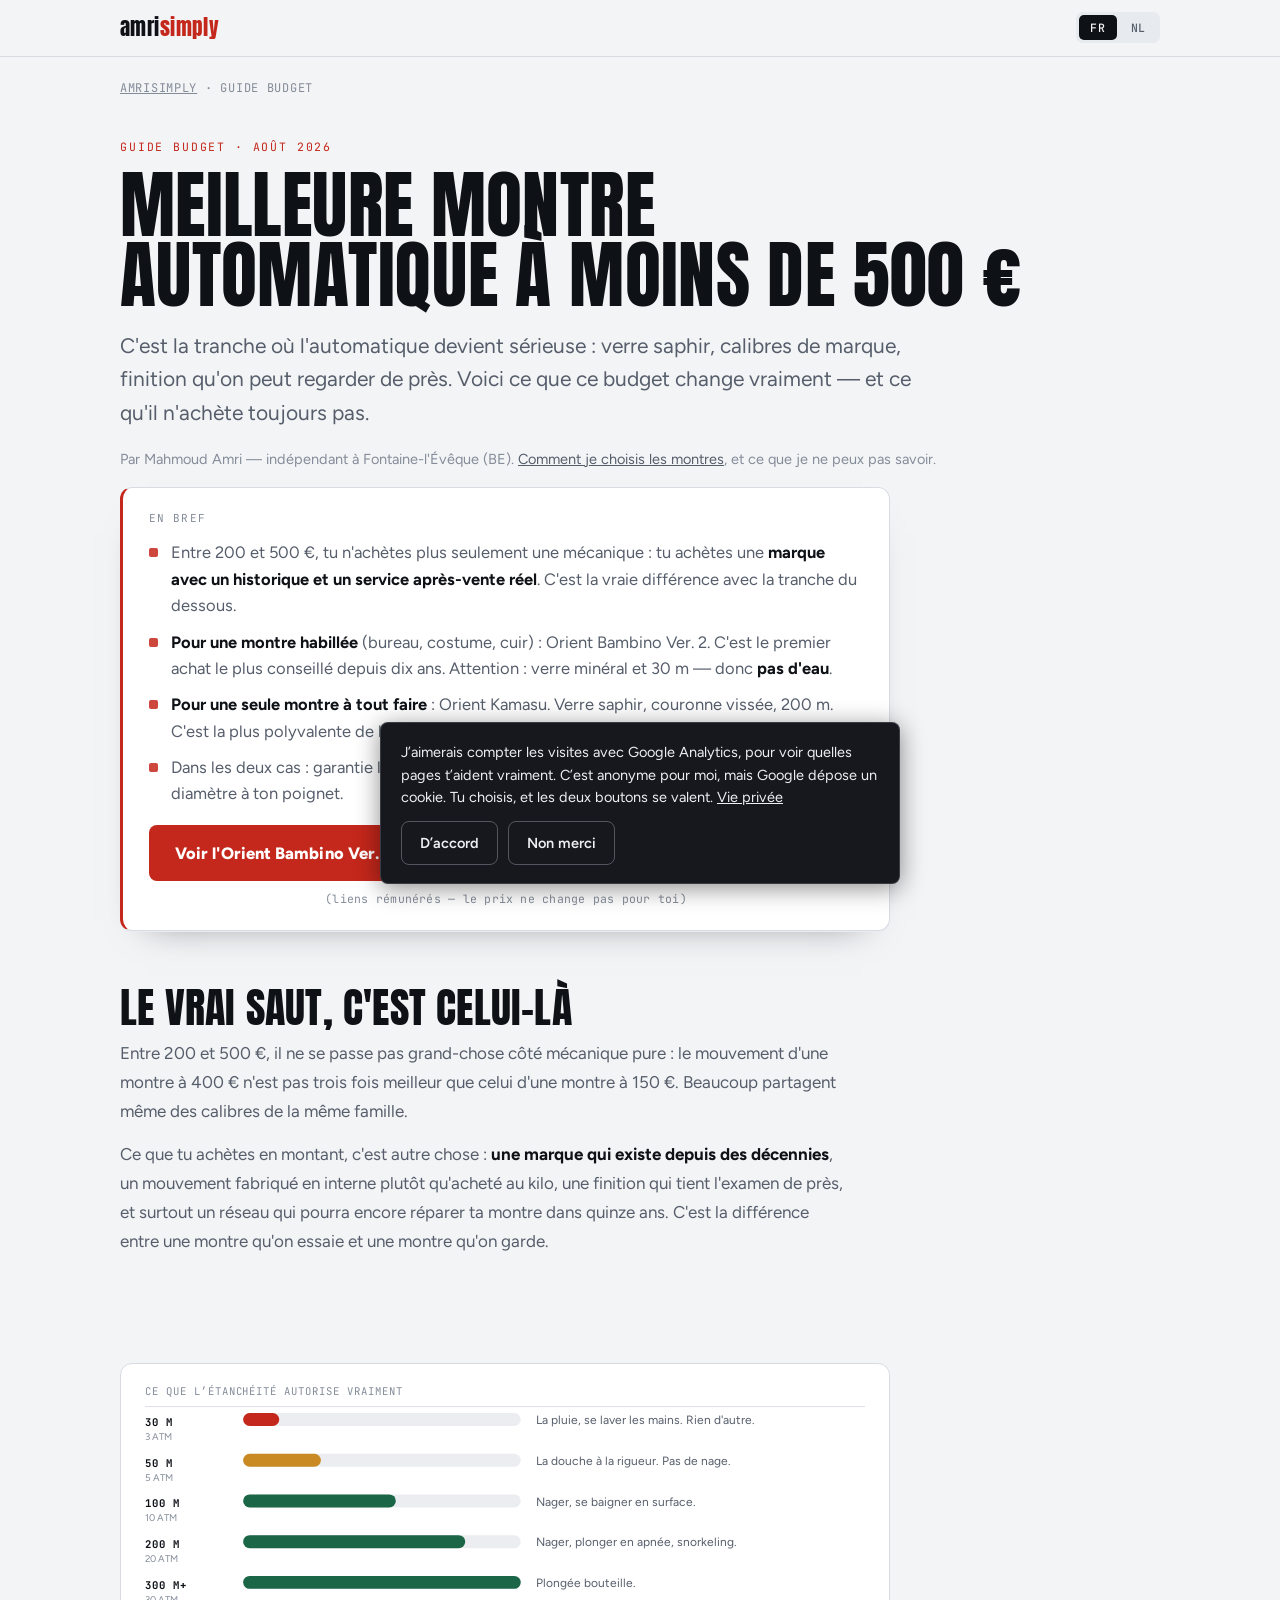
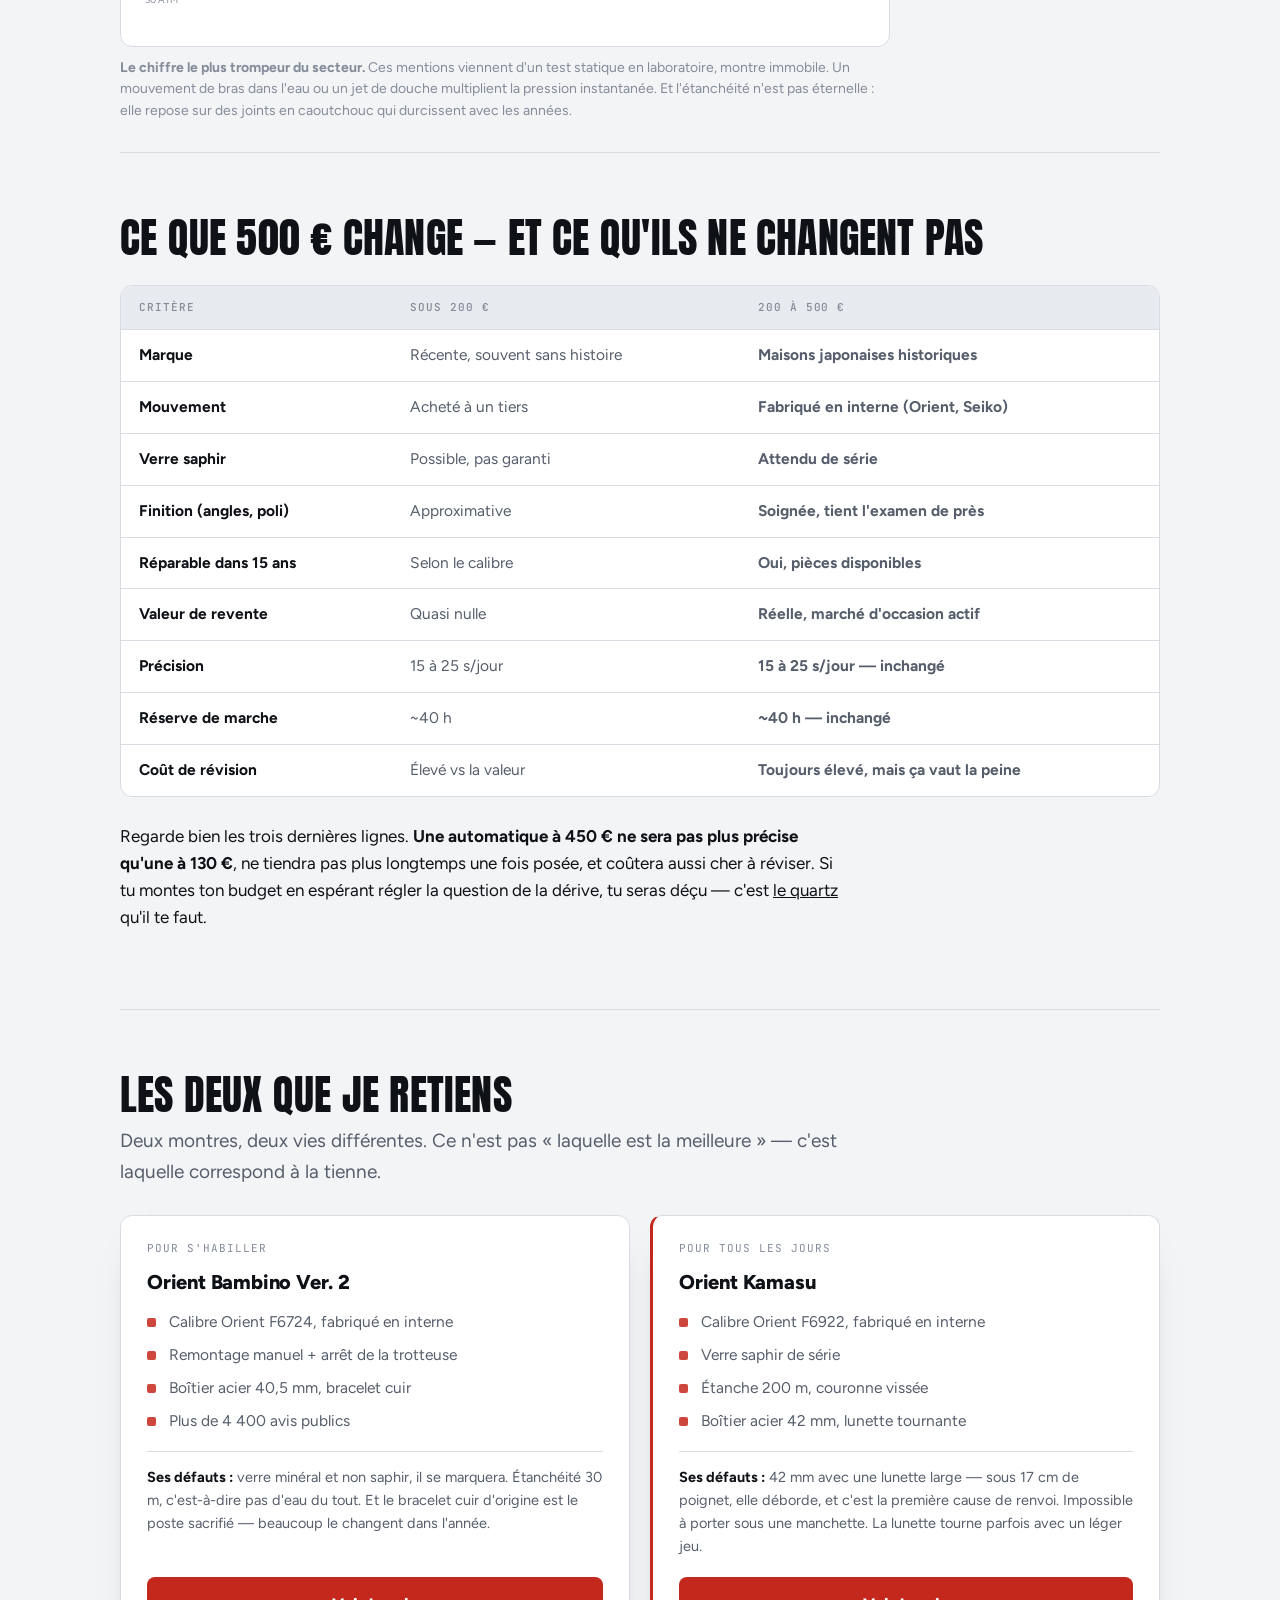
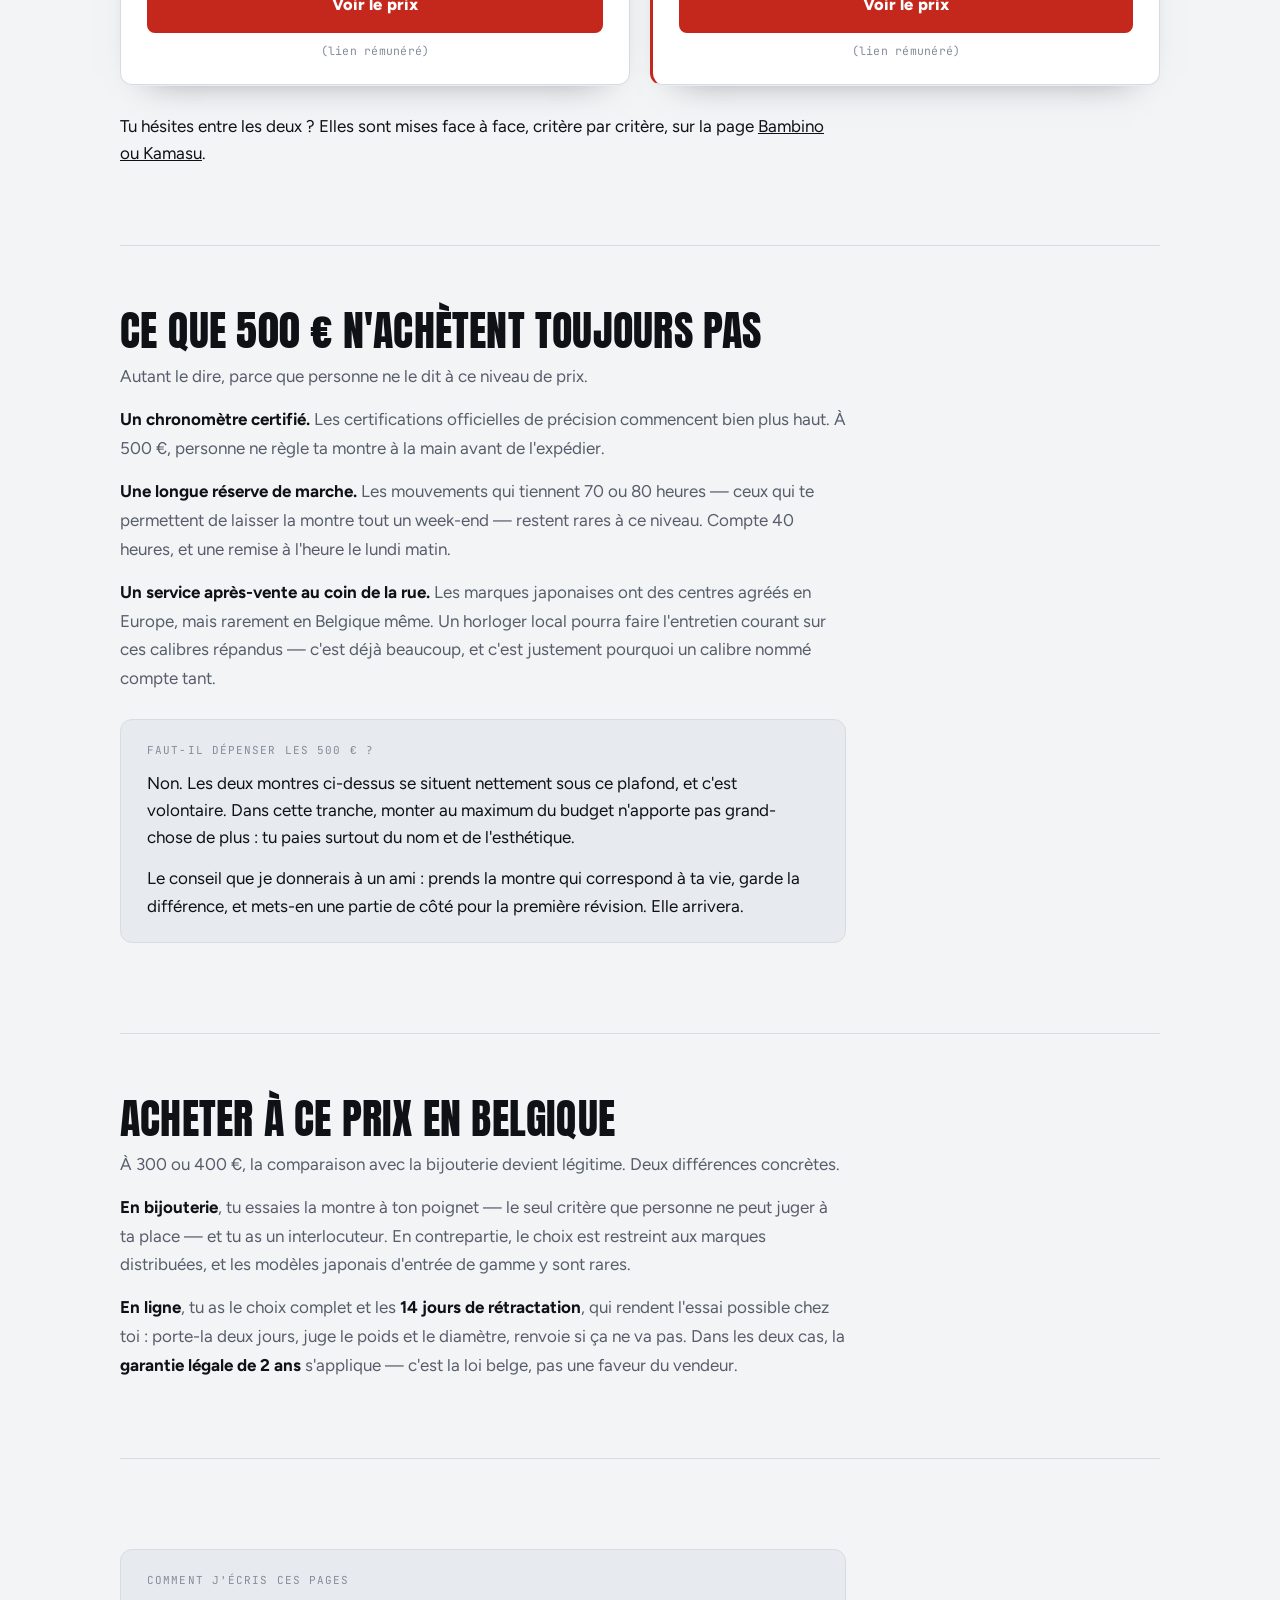
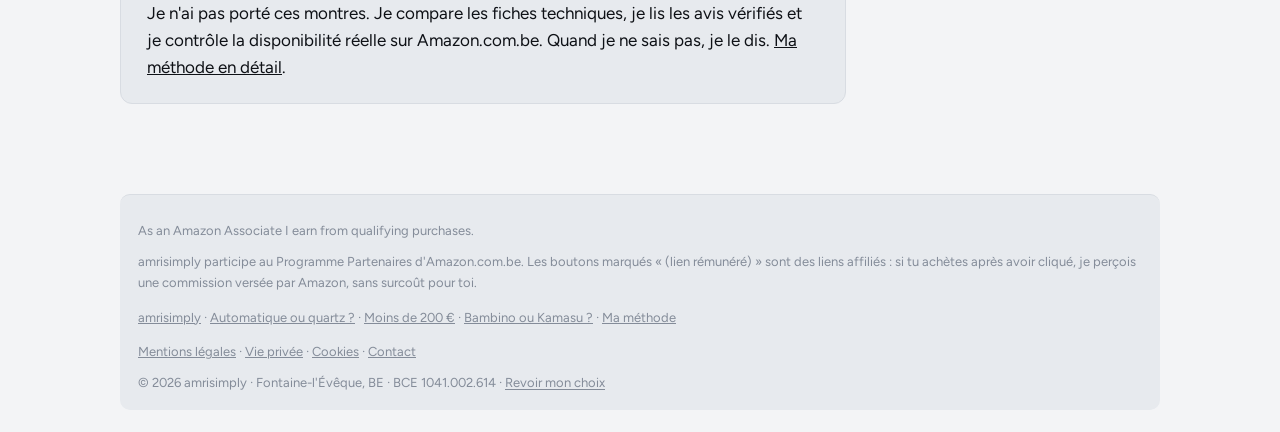
<file: montre-automatique-moins-500-euros/index.html>
<!doctype html>
<html lang="fr">
<head>
<meta charset="utf-8">
<meta name="viewport" content="width=device-width, initial-scale=1">
<title>Meilleure montre automatique à moins de 500 € — guide belge 2026 — amrisimply</title>
<meta name="description" content="À moins de 500 €, l'automatique devient sérieuse : saphir, calibres réparables, vraies marques japonaises. Ce que ce budget change, et ce qu'il n'achète toujours pas. Belgique.">
<meta name="author" content="Mahmoud Amri">
<link rel="canonical" href="https://amrisimply.com/montre-automatique-moins-500-euros/">
<meta name="theme-color" content="#0E1116">
<meta name="robots" content="index, follow, max-image-preview:large">

<link rel="alternate" hreflang="fr-BE" href="https://amrisimply.com/montre-automatique-moins-500-euros/">
<link rel="alternate" hreflang="nl-BE" href="https://amrisimply.com/montre-automatique-moins-500-euros/">
<link rel="alternate" hreflang="x-default" href="https://amrisimply.com/montre-automatique-moins-500-euros/">

<meta property="og:type" content="article">
<meta property="og:site_name" content="amrisimply">
<meta property="og:locale" content="fr_BE">
<meta property="og:locale:alternate" content="nl_BE">
<meta property="og:url" content="https://amrisimply.com/montre-automatique-moins-500-euros/">
<meta property="og:title" content="Meilleure montre automatique à moins de 500 € — guide belge 2026">
<meta property="og:description" content="La tranche où l'automatique devient sérieuse. Ce que ce budget change, et ce qu'il n'achète toujours pas.">
<meta name="twitter:card" content="summary_large_image">

<link rel="icon" href="data:image/svg+xml,%3Csvg xmlns='http://www.w3.org/2000/svg' viewBox='0 0 64 64'%3E%3Ccircle cx='32' cy='32' r='31' fill='%23232A35'/%3E%3Ccircle cx='32' cy='32' r='23' fill='%230B0E13'/%3E%3Crect x='30' y='11' width='4' height='8' rx='1' fill='%23CBD5E1'/%3E%3Crect x='45' y='30' width='8' height='4' rx='1' fill='%23CBD5E1'/%3E%3Crect x='30' y='45' width='4' height='8' rx='1' fill='%23CBD5E1'/%3E%3Crect x='11' y='30' width='8' height='4' rx='1' fill='%23CBD5E1'/%3E%3Cpath d='M32 32V19' stroke='%23CBD5E1' stroke-width='4' stroke-linecap='round'/%3E%3Cpath d='M32 32l9 6' stroke='%23CBD5E1' stroke-width='3' stroke-linecap='round'/%3E%3Ccircle cx='32' cy='32' r='3' fill='%23C4271B'/%3E%3C/svg%3E">

<link rel="preconnect" href="https://fonts.googleapis.com">
<link rel="preconnect" href="https://fonts.gstatic.com" crossorigin>
<link rel="stylesheet" href="https://fonts.googleapis.com/css2?family=Anton&family=Figtree:wght@400;500;600;800;900&family=JetBrains+Mono:wght@400;500&display=swap">
<link rel="stylesheet" href="/assets/site.css">
<style>
.artlead{font-size:clamp(18px,2.2vw,21px);color:var(--ink-2);max-width:64ch;margin:0 0 18px}
.prose{max-width:66ch}
.prose p{font-size:17px;line-height:1.7;color:var(--ink-2)}
.prose p strong{color:var(--ink);font-weight:700}
.prose h3{margin-top:30px}
.crumb{font-family:"JetBrains Mono",ui-monospace,monospace;font-size:12px;letter-spacing:.06em;text-transform:uppercase;color:var(--ink-3);padding:22px 0 0}
.crumb a{color:var(--ink-3)}
.tbl{overflow-x:auto;border:1px solid var(--rule);border-radius:12px;margin:26px 0;background:var(--surface)}
table.cmp{border-collapse:collapse;width:100%;min-width:620px;font-size:15.5px}
table.cmp th,table.cmp td{padding:13px 18px;text-align:left;border-bottom:1px solid var(--rule)}
table.cmp thead th{background:var(--surface-2);font-family:"JetBrains Mono",ui-monospace,monospace;font-size:11px;letter-spacing:.09em;text-transform:uppercase;color:var(--ink-3);font-weight:500;white-space:nowrap}
table.cmp tbody tr:last-child td{border-bottom:none}
table.cmp td:first-child{font-weight:700;color:var(--ink)}
table.cmp td{color:var(--ink-2)}
.gain{color:var(--ok);font-weight:700}
.still{color:var(--red);font-weight:700}
.split{display:grid;grid-template-columns:1fr 1fr;gap:20px;margin:28px 0}
@media(max-width:760px){.split{grid-template-columns:1fr}}
.box{background:var(--surface);border:1px solid var(--rule);border-radius:12px;padding:24px 26px;box-shadow:var(--shadow);display:flex;flex-direction:column}
.box.pick{border-left:3px solid var(--red)}
.box .tagline{font-family:"JetBrains Mono",ui-monospace,monospace;font-size:11px;letter-spacing:.09em;text-transform:uppercase;color:var(--ink-3);margin-bottom:8px}
.box h3{margin-bottom:12px}
.box ul{list-style:none;margin:0 0 18px;padding:0;font-size:15.5px}
.box ul li{padding-left:22px;position:relative;margin-bottom:9px;color:var(--ink-2);line-height:1.55}
.box ul li::before{content:"";position:absolute;left:0;top:8px;width:9px;height:9px;border-radius:2px;background:var(--red);opacity:.85}
.box ul li:last-child{margin-bottom:0}
.box .flaw{font-size:14.5px;color:var(--ink-2);margin:0 0 18px;padding-top:14px;border-top:1px solid var(--rule)}
.box .flaw b{color:var(--ink)}
.box .btn{margin-top:auto}
.callout{background:var(--surface-2);border:1px solid var(--rule);border-radius:12px;padding:22px 26px;margin:26px 0;max-width:66ch}
.callout p:last-child{margin-bottom:0}
.callout .k{font-family:"JetBrains Mono",ui-monospace,monospace;font-size:11px;letter-spacing:.1em;text-transform:uppercase;color:var(--ink-3);display:block;margin-bottom:10px}

/* --- encadre En bref (ajoute 2026-08-29) --- */
.enbref{background:var(--surface);border:1px solid var(--rule);border-left:3px solid var(--red);border-radius:12px;padding:22px 26px;margin:6px 0 30px;max-width:70ch;box-shadow:var(--shadow)}
.enbref .k{font-family:"JetBrains Mono",ui-monospace,monospace;font-size:11px;letter-spacing:.1em;text-transform:uppercase;color:var(--ink-3);display:block;margin-bottom:12px}
.enbref ul{list-style:none;margin:0 0 18px;padding:0}
.enbref li{padding-left:22px;position:relative;margin-bottom:10px;color:var(--ink-2);font-size:16.5px;line-height:1.6}
.enbref li:last-child{margin-bottom:0}
.enbref li::before{content:"";position:absolute;left:0;top:9px;width:9px;height:9px;border-radius:2px;background:var(--red);opacity:.85}
.enbref li strong{color:var(--ink);font-weight:700}
.enbref .acts{display:flex;flex-wrap:wrap;gap:10px;margin-top:18px}
.enbref .afflabel{margin-top:9px}

/* --- figures + signature (ajoute 2026-08-29) --- */
.byline{font-size:14.5px;color:var(--ink-3);margin:14px 0 0}
.byline a{color:var(--ink-2)}
figure.fig{margin:30px 0;max-width:70ch}
figure.fig svg{display:block;width:100%;height:auto;background:var(--surface);border:1px solid var(--rule);border-radius:12px}
figure.fig figcaption{font-size:14px;color:var(--ink-3);margin-top:10px;line-height:1.55}
.fig-t{font-family:"JetBrains Mono",ui-monospace,monospace;font-size:11.5px;letter-spacing:.09em;text-transform:uppercase}
.midcta{margin:30px 0;max-width:70ch}
.midcta .afflabel{margin-top:8px}
</style>
</head>
<body>
<div id="page" data-lang="fr">

<div class="topbar">
  <div class="in">
    <div class="brand"><a href="/" style="color:inherit;text-decoration:none">amri<span>simply</span></a></div>
    <div class="langs" role="group" aria-label="Langue / Taal">
      <button type="button" data-lang="fr" aria-pressed="true">FR</button>
      <button type="button" data-lang="nl" aria-pressed="false">NL</button>
    </div>
  </div>
</div>

<div class="shell">

<p class="crumb"><a href="/">amrisimply</a> · <span class="lg-fr">Guide budget</span><span class="lg-nl">Budgetgids</span></p>

<article>

<header style="padding:26px 0 10px">
  <p class="eyebrow"><span class="lg-fr">Guide budget · août 2026</span><span class="lg-nl">Budgetgids · augustus 2026</span></p>
  <h1>
    <span class="lg-fr">Meilleure montre automatique à moins de 500 €</span>
    <span class="lg-nl">Beste automatisch horloge onder 500 €</span>
  </h1>
  <p class="artlead">
    <span class="lg-fr">C'est la tranche où l'automatique devient sérieuse : verre saphir, calibres de marque, finition qu'on peut regarder de près. Voici ce que ce budget change vraiment — et ce qu'il n'achète toujours pas.</span>
    <span class="lg-nl">Dit is de klasse waar de automaat serieus wordt: saffierglas, merkkalibers, afwerking die je van dichtbij kunt bekijken. Dit is wat dit budget echt verandert — en wat het nog steeds niet koopt.</span>
  </p>

  <p class="byline"><span class="lg-fr">Par Mahmoud Amri &mdash; ind&eacute;pendant &agrave; Fontaine-l'&Eacute;v&ecirc;que (BE). <a href="/methode/">Comment je choisis les montres</a>, et ce que je ne peux pas savoir.</span><span class="lg-nl">Door Mahmoud Amri &mdash; zelfstandige in Fontaine-l'&Eacute;v&ecirc;que (BE). <a href="/methode/">Hoe ik horloges kies</a>, en wat ik niet kan weten.</span></p>
</header>

<div class="enbref">
  <span class="k"><span class="lg-fr">En bref</span><span class="lg-nl">In het kort</span></span>
  <ul>
    <li><span class="lg-fr">Entre 200 et 500&nbsp;&euro;, tu n'ach&egrave;tes plus seulement une m&eacute;canique&nbsp;: tu ach&egrave;tes une <strong>marque avec un historique et un service apr&egrave;s-vente r&eacute;el</strong>. C'est la vraie diff&eacute;rence avec la tranche du dessous.</span><span class="lg-nl">Tussen 200 en 500&nbsp;&euro; koop je niet alleen mechaniek: je koopt een <strong>merk met geschiedenis en echte klantendienst</strong>. Dat is het werkelijke verschil met de klasse eronder.</span></li>
    <li><span class="lg-fr"><strong>Pour une montre habill&eacute;e</strong> (bureau, costume, cuir)&nbsp;: Orient Bambino Ver.&nbsp;2. C'est le premier achat le plus conseill&eacute; depuis dix ans. Attention&nbsp;: verre min&eacute;ral et 30&nbsp;m &mdash; donc <strong>pas d'eau</strong>.</span><span class="lg-nl"><strong>Voor een geklede horloge</strong> (kantoor, pak, leer): Orient Bambino Ver.&nbsp;2. Al tien jaar de meest aanbevolen eerste aankoop. Let op: mineraalglas en 30&nbsp;m &mdash; dus <strong>geen water</strong>.</span></li>
    <li><span class="lg-fr"><strong>Pour une seule montre &agrave; tout faire</strong>&nbsp;: Orient Kamasu. Verre saphir, couronne viss&eacute;e, 200&nbsp;m. C'est la plus polyvalente de la s&eacute;lection.</span><span class="lg-nl"><strong>Voor &eacute;&eacute;n horloge voor alles</strong>: Orient Kamasu. Saffierglas, geschroefde kroon, 200&nbsp;m. De veelzijdigste van de selectie.</span></li>
    <li><span class="lg-fr">Dans les deux cas&nbsp;: garantie l&eacute;gale belge de 2&nbsp;ans, et 14&nbsp;jours de r&eacute;tractation pour juger le diam&egrave;tre &agrave; ton poignet.</span><span class="lg-nl">In beide gevallen: Belgische wettelijke garantie van 2&nbsp;jaar, en 14&nbsp;dagen herroepingsrecht om de diameter aan je pols te beoordelen.</span></li>
  </ul>
  <div class="acts">
    <a class="btn" href="https://www.amazon.com.be/dp/B01N45HWRM?tag=amrisimply49-21" rel="sponsored nofollow noopener" target="_blank"><span class="lg-fr">Voir l'Orient Bambino Ver. 2</span><span class="lg-nl">Bekijk de Orient Bambino Ver. 2</span></a>
    <a class="btn" href="https://www.amazon.com.be/dp/B07JGNC1C5?tag=amrisimply49-21" rel="sponsored nofollow noopener" target="_blank"><span class="lg-fr">Voir l'Orient Kamasu</span><span class="lg-nl">Bekijk de Orient Kamasu</span></a>
  </div>
  <p class="afflabel"><span class="lg-fr">(liens r&eacute;mun&eacute;r&eacute;s &mdash; le prix ne change pas pour toi)</span><span class="lg-nl">(betaalde links &mdash; de prijs verandert niet voor jou)</span></p>
</div>


<section class="sec" style="border-top:none;padding-top:26px">
  <div class="prose">
    <h2><span class="lg-fr">Le vrai saut, c'est celui-là</span><span class="lg-nl">Dít is de echte sprong</span></h2>
    <p>
      <span class="lg-fr">Entre 200 et 500 €, il ne se passe pas grand-chose côté mécanique pure : le mouvement d'une montre à 400 € n'est pas trois fois meilleur que celui d'une montre à 150 €. Beaucoup partagent même des calibres de la même famille.</span>
      <span class="lg-nl">Tussen 200 en 500 € gebeurt er niet zoveel op puur mechanisch vlak: het uurwerk van een horloge van 400 € is niet drie keer beter dan dat van 150 €. Velen delen zelfs kalibers uit dezelfde familie.</span>
    </p>
    <p>
      <span class="lg-fr">Ce que tu achètes en montant, c'est autre chose : <strong>une marque qui existe depuis des décennies</strong>, un mouvement fabriqué en interne plutôt qu'acheté au kilo, une finition qui tient l'examen de près, et surtout un réseau qui pourra encore réparer ta montre dans quinze ans. C'est la différence entre une montre qu'on essaie et une montre qu'on garde.</span>
      <span class="lg-nl">Wat je koopt door hoger te gaan is iets anders: <strong>een merk dat al decennia bestaat</strong>, een intern gemaakt uurwerk in plaats van een ingekocht, een afwerking die close-up standhoudt, en vooral een netwerk dat je horloge over vijftien jaar nog kan herstellen. Dat is het verschil tussen een horloge dat je uitprobeert en een horloge dat je houdt.</span>
    </p>
  </div>
</section>
<figure class="fig">
<svg viewBox="0 0 830 304" role="img" xmlns="http://www.w3.org/2000/svg" aria-label="Echelle d etancheite : ce que chaque mention autorise reellement">
<text x="26" y="34" class="fig-t" fill="var(--ink-3)" letter-spacing="1.2"><tspan class="lg-fr">CE QUE L&#8217;&#201;TANCH&#201;IT&#201; AUTORISE VRAIMENT</tspan><tspan class="lg-nl">WAT DE WATERDICHTHEID ECHT TOELAAT</tspan></text>
<line x1="26" y1="46" x2="804" y2="46" stroke="var(--rule)"/>
<text x="26" y="67" class="fig-t" fill="var(--ink)" font-weight="700">30 m</text><text x="26" y="82" font-size="10.5" fill="var(--ink-3)">3 ATM</text><rect x="132" y="53" width="300" height="14" rx="7" fill="var(--rule)" opacity=".5"/><rect x="132" y="53" width="39" height="14" rx="7" fill="var(--red)"/><text x="448" y="65" font-size="13" fill="var(--ink-2)" class="lg-fr">La pluie, se laver les mains. Rien d'autre.</text><text x="448" y="65" font-size="13" fill="var(--ink-2)" class="lg-nl">Regen, handen wassen. Niets anders.</text>
<text x="26" y="111" class="fig-t" fill="var(--ink)" font-weight="700">50 m</text><text x="26" y="126" font-size="10.5" fill="var(--ink-3)">5 ATM</text><rect x="132" y="97" width="300" height="14" rx="7" fill="var(--rule)" opacity=".5"/><rect x="132" y="97" width="84" height="14" rx="7" fill="#C98A24"/><text x="448" y="109" font-size="13" fill="var(--ink-2)" class="lg-fr">La douche &#224; la rigueur. Pas de nage.</text><text x="448" y="109" font-size="13" fill="var(--ink-2)" class="lg-nl">&#201;ventueel douchen. Niet zwemmen.</text>
<text x="26" y="155" class="fig-t" fill="var(--ink)" font-weight="700">100 m</text><text x="26" y="170" font-size="10.5" fill="var(--ink-3)">10 ATM</text><rect x="132" y="141" width="300" height="14" rx="7" fill="var(--rule)" opacity=".5"/><rect x="132" y="141" width="165" height="14" rx="7" fill="var(--ok)"/><text x="448" y="153" font-size="13" fill="var(--ink-2)" class="lg-fr">Nager, se baigner en surface.</text><text x="448" y="153" font-size="13" fill="var(--ink-2)" class="lg-nl">Zwemmen, baden aan de oppervlakte.</text>
<text x="26" y="199" class="fig-t" fill="var(--ink)" font-weight="700">200 m</text><text x="26" y="214" font-size="10.5" fill="var(--ink-3)">20 ATM</text><rect x="132" y="185" width="300" height="14" rx="7" fill="var(--rule)" opacity=".5"/><rect x="132" y="185" width="240" height="14" rx="7" fill="var(--ok)"/><text x="448" y="197" font-size="13" fill="var(--ink-2)" class="lg-fr">Nager, plonger en apn&#233;e, snorkeling.</text><text x="448" y="197" font-size="13" fill="var(--ink-2)" class="lg-nl">Zwemmen, vrijduiken, snorkelen.</text>
<text x="26" y="243" class="fig-t" fill="var(--ink)" font-weight="700">300 m+</text><text x="26" y="258" font-size="10.5" fill="var(--ink-3)">30 ATM</text><rect x="132" y="229" width="300" height="14" rx="7" fill="var(--rule)" opacity=".5"/><rect x="132" y="229" width="300" height="14" rx="7" fill="var(--ok)"/><text x="448" y="241" font-size="13" fill="var(--ink-2)" class="lg-fr">Plong&#233;e bouteille.</text><text x="448" y="241" font-size="13" fill="var(--ink-2)" class="lg-nl">Duiken met flessen.</text>
</svg>
<figcaption><span class="lg-fr"><strong>Le chiffre le plus trompeur du secteur.</strong> Ces mentions viennent d'un test statique en laboratoire, montre immobile. Un mouvement de bras dans l'eau ou un jet de douche multiplient la pression instantan&eacute;e. Et l'&eacute;tanch&eacute;it&eacute; n'est pas &eacute;ternelle&nbsp;: elle repose sur des joints en caoutchouc qui durcissent avec les ann&eacute;es.</span><span class="lg-nl"><strong>Het meest misleidende cijfer van de sector.</strong> Deze vermeldingen komen uit een statische labotest, met stilstaand horloge. Een armbeweging in het water of een douchestraal vermenigvuldigt de momentane druk. En waterdichtheid is niet eeuwig: ze berust op rubberen dichtingen die met de jaren verharden.</span></figcaption>
</figure>


<section class="sec">
  <h2><span class="lg-fr">Ce que 500 € change — et ce qu'ils ne changent pas</span><span class="lg-nl">Wat 500 € verandert — en wat niet</span></h2>

  <div class="tbl">
    <table class="cmp">
      <thead>
        <tr>
          <th><span class="lg-fr">Critère</span><span class="lg-nl">Criterium</span></th>
          <th><span class="lg-fr">Sous 200 €</span><span class="lg-nl">Onder 200 €</span></th>
          <th><span class="lg-fr">200 à 500 €</span><span class="lg-nl">200 tot 500 €</span></th>
        </tr>
      </thead>
      <tbody>
        <tr>
          <td><span class="lg-fr">Marque</span><span class="lg-nl">Merk</span></td>
          <td><span class="lg-fr">Récente, souvent sans histoire</span><span class="lg-nl">Recent, vaak zonder geschiedenis</span></td>
          <td class="gain"><span class="lg-fr">Maisons japonaises historiques</span><span class="lg-nl">Historische Japanse huizen</span></td>
        </tr>
        <tr>
          <td><span class="lg-fr">Mouvement</span><span class="lg-nl">Uurwerk</span></td>
          <td><span class="lg-fr">Acheté à un tiers</span><span class="lg-nl">Ingekocht bij derden</span></td>
          <td class="gain"><span class="lg-fr">Fabriqué en interne (Orient, Seiko)</span><span class="lg-nl">Intern gemaakt (Orient, Seiko)</span></td>
        </tr>
        <tr>
          <td><span class="lg-fr">Verre saphir</span><span class="lg-nl">Saffierglas</span></td>
          <td><span class="lg-fr">Possible, pas garanti</span><span class="lg-nl">Mogelijk, niet gegarandeerd</span></td>
          <td class="gain"><span class="lg-fr">Attendu de série</span><span class="lg-nl">Standaard verwacht</span></td>
        </tr>
        <tr>
          <td><span class="lg-fr">Finition (angles, poli)</span><span class="lg-nl">Afwerking</span></td>
          <td><span class="lg-fr">Approximative</span><span class="lg-nl">Benaderend</span></td>
          <td class="gain"><span class="lg-fr">Soignée, tient l'examen de près</span><span class="lg-nl">Verzorgd, houdt close-up stand</span></td>
        </tr>
        <tr>
          <td><span class="lg-fr">Réparable dans 15 ans</span><span class="lg-nl">Herstelbaar over 15 jaar</span></td>
          <td><span class="lg-fr">Selon le calibre</span><span class="lg-nl">Afhankelijk van het kaliber</span></td>
          <td class="gain"><span class="lg-fr">Oui, pièces disponibles</span><span class="lg-nl">Ja, onderdelen beschikbaar</span></td>
        </tr>
        <tr>
          <td><span class="lg-fr">Valeur de revente</span><span class="lg-nl">Doorverkoopwaarde</span></td>
          <td><span class="lg-fr">Quasi nulle</span><span class="lg-nl">Vrijwel nul</span></td>
          <td class="gain"><span class="lg-fr">Réelle, marché d'occasion actif</span><span class="lg-nl">Reëel, actieve tweedehandsmarkt</span></td>
        </tr>
        <tr>
          <td><span class="lg-fr">Précision</span><span class="lg-nl">Nauwkeurigheid</span></td>
          <td><span class="lg-fr">15 à 25 s/jour</span><span class="lg-nl">15 tot 25 s/dag</span></td>
          <td class="still"><span class="lg-fr">15 à 25 s/jour — inchangé</span><span class="lg-nl">15 tot 25 s/dag — ongewijzigd</span></td>
        </tr>
        <tr>
          <td><span class="lg-fr">Réserve de marche</span><span class="lg-nl">Gangreserve</span></td>
          <td><span class="lg-fr">~40 h</span><span class="lg-nl">~40 u</span></td>
          <td class="still"><span class="lg-fr">~40 h — inchangé</span><span class="lg-nl">~40 u — ongewijzigd</span></td>
        </tr>
        <tr>
          <td><span class="lg-fr">Coût de révision</span><span class="lg-nl">Revisiekost</span></td>
          <td><span class="lg-fr">Élevé vs la valeur</span><span class="lg-nl">Hoog t.o.v. de waarde</span></td>
          <td class="still"><span class="lg-fr">Toujours élevé, mais ça vaut la peine</span><span class="lg-nl">Nog steeds hoog, maar het loont</span></td>
        </tr>
      </tbody>
    </table>
  </div>

  <p class="prose">
    <span class="lg-fr">Regarde bien les trois dernières lignes. <strong>Une automatique à 450 € ne sera pas plus précise qu'une à 130 €</strong>, ne tiendra pas plus longtemps une fois posée, et coûtera aussi cher à réviser. Si tu montes ton budget en espérant régler la question de la dérive, tu seras déçu — c'est <a href="/automatique-ou-quartz/">le quartz</a> qu'il te faut.</span>
    <span class="lg-nl">Kijk goed naar de laatste drie regels. <strong>Een automaat van 450 € is niet nauwkeuriger dan een van 130 €</strong>, loopt niet langer door eenmaal afgelegd, en kost evenveel om te reviseren. Verhoog je je budget om het afwijkingsprobleem op te lossen, dan word je ontgoocheld — dan heb je <a href="/automatique-ou-quartz/">quartz</a> nodig.</span>
  </p>
</section>

<section class="sec">
  <h2><span class="lg-fr">Les deux que je retiens</span><span class="lg-nl">De twee die ik weerhoud</span></h2>
  <p class="lead" style="max-width:62ch"><span class="lg-fr">Deux montres, deux vies différentes. Ce n'est pas « laquelle est la meilleure » — c'est laquelle correspond à la tienne.</span><span class="lg-nl">Twee horloges, twee verschillende levens. Het is niet « welke is de beste » — maar welke bij het jouwe past.</span></p>

  <div class="split">
    <div class="box">
      <p class="tagline"><span class="lg-fr">Pour s'habiller</span><span class="lg-nl">Om je te kleden</span></p>
      <h3>Orient Bambino Ver. 2</h3>
      <ul>
        <li><span class="lg-fr">Calibre Orient F6724, fabriqué en interne</span><span class="lg-nl">Kaliber Orient F6724, intern gemaakt</span></li>
        <li><span class="lg-fr">Remontage manuel + arrêt de la trotteuse</span><span class="lg-nl">Handopwinding + secondestop</span></li>
        <li><span class="lg-fr">Boîtier acier 40,5 mm, bracelet cuir</span><span class="lg-nl">Stalen kast 40,5 mm, leren band</span></li>
        <li><span class="lg-fr">Plus de 4 400 avis publics</span><span class="lg-nl">Meer dan 4.400 publieke reviews</span></li>
      </ul>
      <p class="flaw">
        <span class="lg-fr"><b>Ses défauts :</b> verre minéral et non saphir, il se marquera. Étanchéité 30 m, c'est-à-dire pas d'eau du tout. Et le bracelet cuir d'origine est le poste sacrifié — beaucoup le changent dans l'année.</span>
        <span class="lg-nl"><b>Haar gebreken:</b> mineraalglas en geen saffier, het zal krassen krijgen. 30 m waterdicht, dus helemaal geen water. En de originele leren band is het opgeofferde onderdeel.</span>
      </p>
      <a class="btn wide" href="https://www.amazon.com.be/dp/B01N45HWRM?tag=amrisimply49-21" rel="sponsored nofollow noopener" target="_blank"><span class="lg-fr">Voir le prix</span><span class="lg-nl">Bekijk de prijs</span></a>
      <p class="afflabel"><span class="lg-fr">(lien rémunéré)</span><span class="lg-nl">(betaalde link)</span></p>
    </div>

    <div class="box pick">
      <p class="tagline"><span class="lg-fr">Pour tous les jours</span><span class="lg-nl">Voor elke dag</span></p>
      <h3>Orient Kamasu</h3>
      <ul>
        <li><span class="lg-fr">Calibre Orient F6922, fabriqué en interne</span><span class="lg-nl">Kaliber Orient F6922, intern gemaakt</span></li>
        <li><span class="lg-fr">Verre saphir de série</span><span class="lg-nl">Saffierglas standaard</span></li>
        <li><span class="lg-fr">Étanche 200 m, couronne vissée</span><span class="lg-nl">200 m waterdicht, geschroefde kroon</span></li>
        <li><span class="lg-fr">Boîtier acier 42 mm, lunette tournante</span><span class="lg-nl">Stalen kast 42 mm, draaibare bezel</span></li>
      </ul>
      <p class="flaw">
        <span class="lg-fr"><b>Ses défauts :</b> 42 mm avec une lunette large — sous 17 cm de poignet, elle déborde, et c'est la première cause de renvoi. Impossible à porter sous une manchette. La lunette tourne parfois avec un léger jeu.</span>
        <span class="lg-nl"><b>Haar gebreken:</b> 42 mm met brede bezel — onder 17 cm pols steekt hij uit, de eerste reden van terugzending. Onmogelijk onder een manchet. De bezel draait soms met lichte speling.</span>
      </p>
      <a class="btn wide" href="https://www.amazon.com.be/dp/B07JGNC1C5?tag=amrisimply49-21" rel="sponsored nofollow noopener" target="_blank"><span class="lg-fr">Voir le prix</span><span class="lg-nl">Bekijk de prijs</span></a>
      <p class="afflabel"><span class="lg-fr">(lien rémunéré)</span><span class="lg-nl">(betaalde link)</span></p>
    </div>
  </div>

  <p class="prose"><span class="lg-fr">Tu hésites entre les deux ? Elles sont mises face à face, critère par critère, sur la page <a href="/bambino-ou-kamasu/">Bambino ou Kamasu</a>.</span><span class="lg-nl">Twijfel je tussen beide? Ze staan criterium per criterium tegenover elkaar op de pagina <a href="/bambino-ou-kamasu/">Bambino of Kamasu</a>.</span></p>
</section>

<section class="sec">
  <div class="prose">
    <h2><span class="lg-fr">Ce que 500 € n'achètent toujours pas</span><span class="lg-nl">Wat 500 € nog steeds niet koopt</span></h2>
    <p>
      <span class="lg-fr">Autant le dire, parce que personne ne le dit à ce niveau de prix.</span>
      <span class="lg-nl">Laat ik het zeggen, want niemand zegt het in deze prijsklasse.</span>
    </p>
    <p>
      <span class="lg-fr"><strong>Un chronomètre certifié.</strong> Les certifications officielles de précision commencent bien plus haut. À 500 €, personne ne règle ta montre à la main avant de l'expédier.</span>
      <span class="lg-nl"><strong>Een gecertificeerde chronometer.</strong> Officiële precisiecertificaten beginnen veel hoger. Bij 500 € stelt niemand je horloge met de hand af voor verzending.</span>
    </p>
    <p>
      <span class="lg-fr"><strong>Une longue réserve de marche.</strong> Les mouvements qui tiennent 70 ou 80 heures — ceux qui te permettent de laisser la montre tout un week-end — restent rares à ce niveau. Compte 40 heures, et une remise à l'heure le lundi matin.</span>
      <span class="lg-nl"><strong>Een lange gangreserve.</strong> Uurwerken die 70 of 80 uur meegaan — waarmee je het horloge een heel weekend kunt laten liggen — blijven zeldzaam op dit niveau. Reken op 40 uur.</span>
    </p>
    <p>
      <span class="lg-fr"><strong>Un service après-vente au coin de la rue.</strong> Les marques japonaises ont des centres agréés en Europe, mais rarement en Belgique même. Un horloger local pourra faire l'entretien courant sur ces calibres répandus — c'est déjà beaucoup, et c'est justement pourquoi un calibre nommé compte tant.</span>
      <span class="lg-nl"><strong>Een klantendienst om de hoek.</strong> Japanse merken hebben erkende centra in Europa, maar zelden in België zelf. Een lokale horlogemaker kan het gewone onderhoud doen op deze wijdverspreide kalibers.</span>
    </p>
  </div>

  <div class="callout">
    <span class="k"><span class="lg-fr">Faut-il dépenser les 500 € ?</span><span class="lg-nl">Moet je de 500 € uitgeven?</span></span>
    <p>
      <span class="lg-fr">Non. Les deux montres ci-dessus se situent nettement sous ce plafond, et c'est volontaire. Dans cette tranche, monter au maximum du budget n'apporte pas grand-chose de plus : tu paies surtout du nom et de l'esthétique.</span>
      <span class="lg-nl">Nee. Beide horloges hierboven zitten ruim onder dat plafond, en dat is bewust. In deze klasse levert het maximaliseren van je budget weinig extra op: je betaalt vooral voor de naam en de esthetiek.</span>
    </p>
    <p>
      <span class="lg-fr">Le conseil que je donnerais à un ami : prends la montre qui correspond à ta vie, garde la différence, et mets-en une partie de côté pour la première révision. Elle arrivera.</span>
      <span class="lg-nl">Het advies dat ik een vriend zou geven: neem het horloge dat bij je leven past, hou het verschil, en zet een deel opzij voor de eerste revisie. Die komt er.</span>
    </p>
  </div>
</section>

<section class="sec">
  <div class="prose">
    <h2><span class="lg-fr">Acheter à ce prix en Belgique</span><span class="lg-nl">Kopen tegen deze prijs in België</span></h2>
    <p>
      <span class="lg-fr">À 300 ou 400 €, la comparaison avec la bijouterie devient légitime. Deux différences concrètes.</span>
      <span class="lg-nl">Bij 300 of 400 € wordt de vergelijking met de juwelier legitiem. Twee concrete verschillen.</span>
    </p>
    <p>
      <span class="lg-fr"><strong>En bijouterie</strong>, tu essaies la montre à ton poignet — le seul critère que personne ne peut juger à ta place — et tu as un interlocuteur. En contrepartie, le choix est restreint aux marques distribuées, et les modèles japonais d'entrée de gamme y sont rares.</span>
      <span class="lg-nl"><strong>Bij de juwelier</strong> pas je het horloge aan je pols — het enige criterium dat niemand voor jou kan beoordelen — en heb je een aanspreekpunt. Daartegenover staat een beperkte keuze.</span>
    </p>
    <p>
      <span class="lg-fr"><strong>En ligne</strong>, tu as le choix complet et les <strong>14 jours de rétractation</strong>, qui rendent l'essai possible chez toi : porte-la deux jours, juge le poids et le diamètre, renvoie si ça ne va pas. Dans les deux cas, la <strong>garantie légale de 2 ans</strong> s'applique — c'est la loi belge, pas une faveur du vendeur.</span>
      <span class="lg-nl"><strong>Online</strong> heb je de volledige keuze en het <strong>herroepingsrecht van 14 dagen</strong>, waardoor passen thuis mogelijk wordt. In beide gevallen geldt de <strong>wettelijke garantie van 2 jaar</strong> — dat is Belgische wet, geen gunst van de verkoper.</span>
    </p>
  </div>
</section>

<section class="sec">
  <div class="callout">
    <span class="k"><span class="lg-fr">Comment j'écris ces pages</span><span class="lg-nl">Hoe ik deze pagina's schrijf</span></span>
    <p>
      <span class="lg-fr">Je n'ai pas porté ces montres. Je compare les fiches techniques, je lis les avis vérifiés et je contrôle la disponibilité réelle sur Amazon.com.be. Quand je ne sais pas, je le dis. <a href="/methode/">Ma méthode en détail</a>.</span>
      <span class="lg-nl">Ik heb deze horloges niet gedragen. Ik vergelijk technische fiches, lees geverifieerde reviews en controleer de echte beschikbaarheid op Amazon.com.be. Wat ik niet weet, zeg ik. <a href="/methode/">Mijn methode in detail</a>.</span>
    </p>
  </div>
</section>

</article>

<footer class="legal">
  <p class="fine">As an Amazon Associate I earn from qualifying purchases.</p>
  <p class="fine">
    <span class="lg-fr">amrisimply participe au Programme Partenaires d'Amazon.com.be. Les boutons marqués « (lien rémunéré) » sont des liens affiliés : si tu achètes après avoir cliqué, je perçois une commission versée par Amazon, sans surcoût pour toi.</span>
    <span class="lg-nl">amrisimply neemt deel aan het Amazon.com.be Partnerprogramma. De knoppen met « (betaalde link) » zijn affiliatielinks: koop je na een klik, dan ontvang ik een commissie van Amazon, zonder meerkost voor jou.</span>
  </p>
  <p class="fine" style="margin-top:14px">
    <a href="/">amrisimply</a> ·
    <a href="/automatique-ou-quartz/"><span class="lg-fr">Automatique ou quartz ?</span><span class="lg-nl">Automatisch of quartz?</span></a> ·
    <a href="/montre-automatique-moins-200-euros/"><span class="lg-fr">Moins de 200 €</span><span class="lg-nl">Onder 200 €</span></a> ·
    <a href="/bambino-ou-kamasu/"><span class="lg-fr">Bambino ou Kamasu ?</span><span class="lg-nl">Bambino of Kamasu?</span></a> ·
    <a href="/methode/"><span class="lg-fr">Ma méthode</span><span class="lg-nl">Mijn methode</span></a>
  </p>
    <p class="fine" style="margin-top:14px">
    <a href="/mentions-legales/"><span class="lg-fr">Mentions légales</span><span class="lg-nl">Juridische info</span></a> ·
    <a href="/vie-privee/"><span class="lg-fr">Vie privée</span><span class="lg-nl">Privacy</span></a> ·
    <a href="/cookies/">Cookies</a> ·
    <a href="/contact/">Contact</a>
  </p>
  <p class="fine">© 2026 amrisimply · Fontaine-l'Évêque, BE · BCE 1041.002.614 · <button type="button" class="linklike" data-cookies><span class="lg-fr">Revoir mon choix</span><span class="lg-nl">Mijn keuze herzien</span></button></p>
</footer>

</div>
</div>

<script>
(function(){
  var page = document.getElementById('page');
  var btns = document.querySelectorAll('.langs button');
  function set(lang){
    page.setAttribute('data-lang', lang);
    document.documentElement.setAttribute('lang', lang);
    btns.forEach(function(b){ b.setAttribute('aria-pressed', String(b.dataset.lang === lang)); });
    try{ localStorage.setItem('amrisimply-lang', lang); }catch(e){}
  }
  btns.forEach(function(b){ b.addEventListener('click', function(){ set(b.dataset.lang); }); });
  var url = null;
  try{ url = new URLSearchParams(location.search).get('lang'); }catch(e){}
  var saved = null;
  try{ saved = localStorage.getItem('amrisimply-lang'); }catch(e){}
  if(url === 'nl' || url === 'fr'){ set(url); }
  else if(saved === 'nl' || saved === 'fr'){ set(saved); }
  else if((navigator.language||'').toLowerCase().indexOf('nl') === 0){ set('nl'); }
})();
</script>

<script type="application/ld+json">
{
  "@context":"https://schema.org",
  "@type":"Article",
  "headline":"Meilleure montre automatique à moins de 500 € — guide belge 2026",
  "description":"Ce que le budget 200-500 € change vraiment sur une montre automatique, ce qu'il n'achète toujours pas, et les deux modèles retenus.",
  "inLanguage":"fr-BE",
  "datePublished":"2026-08-24",
  "dateModified":"2026-08-24",
  "author":{"@type":"Person","name":"Mahmoud Amri"},
  "publisher":{"@type":"Organization","name":"amrisimply"},
  "mainEntityOfPage":{"@type":"WebPage","@id":"https://amrisimply.com/montre-automatique-moins-500-euros/"}
}
</script>

<script defer src="/assets/consent-v2.js"></script>
</body>
</html>
</file>
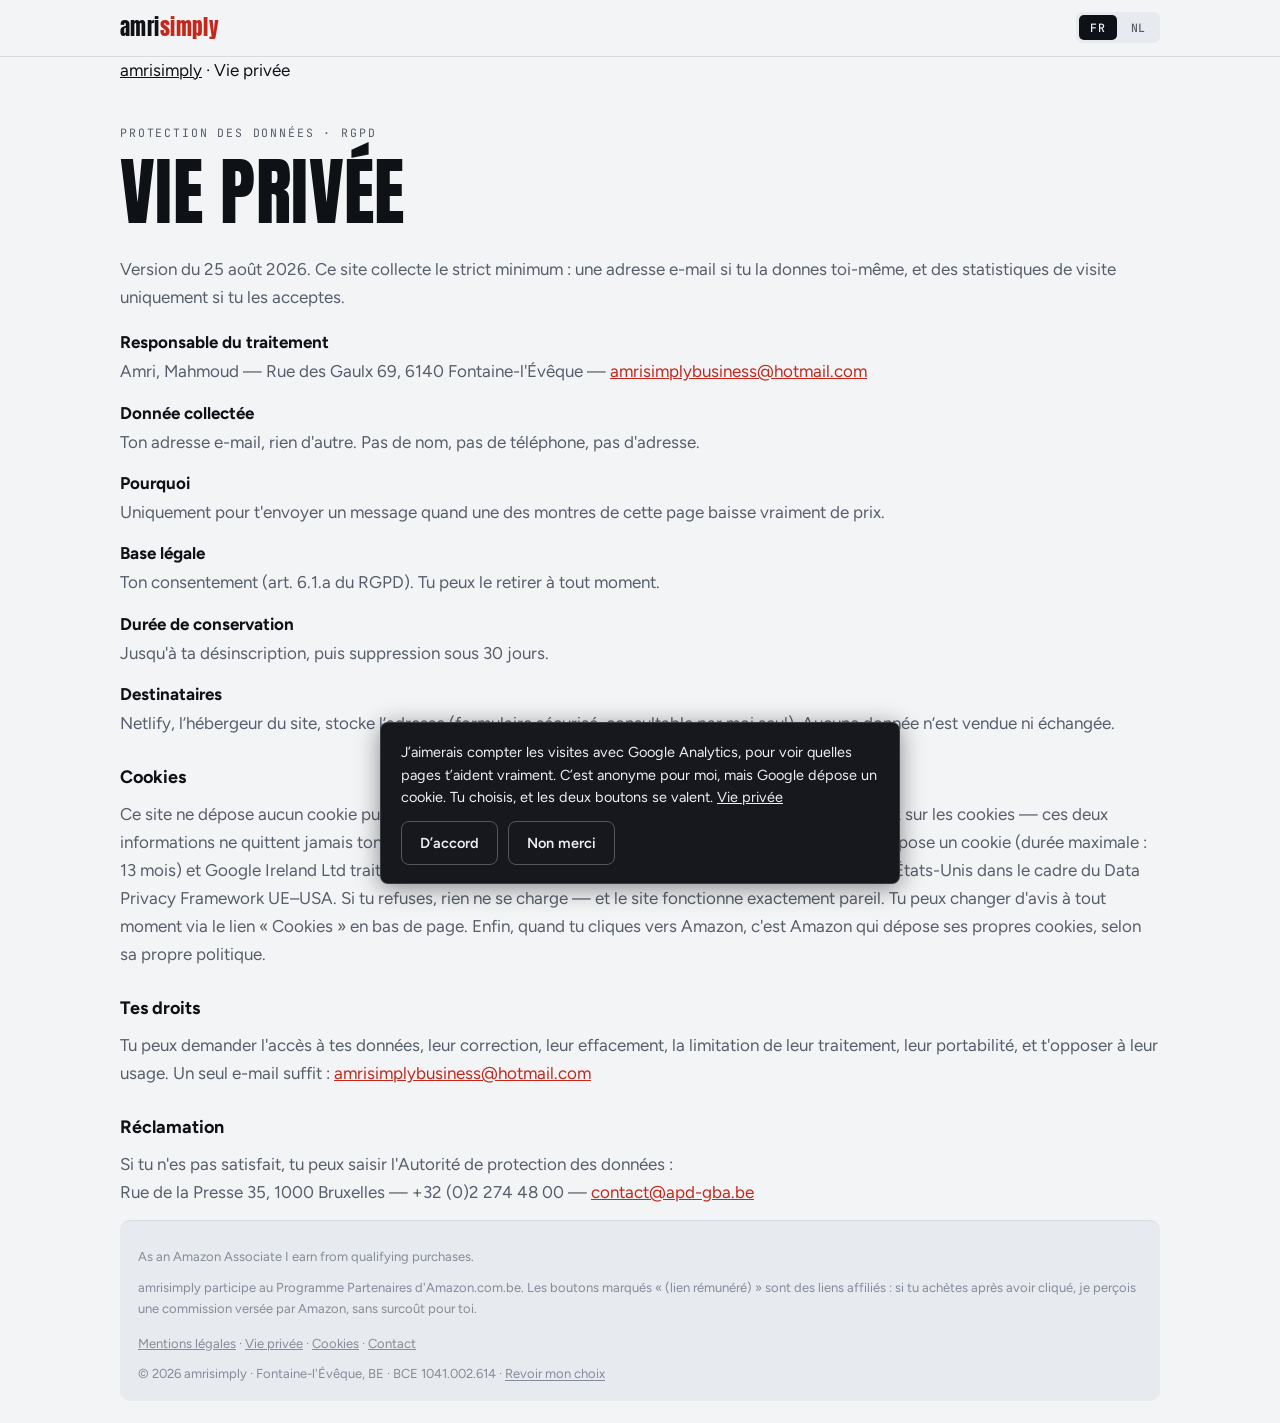
<file: vie-privee/index.html>
<!doctype html>
<html lang="fr">
<head>
<meta charset="utf-8">
<meta name="viewport" content="width=device-width, initial-scale=1">
<title>Vie privée — amrisimply</title>
<meta name="description" content="Quelles données amrisimply collecte, pourquoi, combien de temps, et comment exercer tes droits. Version d'août 2026.">
<meta name="author" content="Mahmoud Amri">
<link rel="canonical" href="https://amrisimply.com/vie-privee/">
<meta name="theme-color" content="#0E1116">
<meta name="robots" content="index, follow">

<link rel="alternate" hreflang="fr-BE" href="https://amrisimply.com/vie-privee/">
<link rel="alternate" hreflang="nl-BE" href="https://amrisimply.com/vie-privee/">
<link rel="alternate" hreflang="x-default" href="https://amrisimply.com/vie-privee/">

<meta property="og:type" content="website">
<meta property="og:site_name" content="amrisimply">
<meta property="og:locale" content="fr_BE">
<meta property="og:locale:alternate" content="nl_BE">
<meta property="og:url" content="https://amrisimply.com/vie-privee/">
<meta property="og:title" content="Vie privée">
<meta property="og:description" content="Quelles données amrisimply collecte, pourquoi, combien de temps, et comment exercer tes droits. Version d'août 2026.">
<meta name="twitter:card" content="summary_large_image">

<link rel="icon" href="data:image/svg+xml,%3Csvg xmlns='http://www.w3.org/2000/svg' viewBox='0 0 64 64'%3E%3Ccircle cx='32' cy='32' r='31' fill='%23232A35'/%3E%3Ccircle cx='32' cy='32' r='23' fill='%230B0E13'/%3E%3Crect x='30' y='11' width='4' height='8' rx='1' fill='%23CBD5E1'/%3E%3Crect x='45' y='30' width='8' height='4' rx='1' fill='%23CBD5E1'/%3E%3Crect x='30' y='45' width='4' height='8' rx='1' fill='%23CBD5E1'/%3E%3Crect x='11' y='30' width='8' height='4' rx='1' fill='%23CBD5E1'/%3E%3Cpath d='M32 32V19' stroke='%23CBD5E1' stroke-width='4' stroke-linecap='round'/%3E%3Cpath d='M32 32l9 6' stroke='%23CBD5E1' stroke-width='3' stroke-linecap='round'/%3E%3Ccircle cx='32' cy='32' r='3' fill='%23C4271B'/%3E%3C/svg%3E">

<link rel="stylesheet" href="https://fonts.googleapis.com/css2?family=Anton&family=Figtree:wght@400;500;600;800;900&family=JetBrains+Mono:wght@400;500&display=swap">
<link rel="stylesheet" href="/assets/site.css">
<style>
  .lgl dl{margin:18px 0}
  .lgl dt{font-weight:700;margin-top:14px}
  .lgl dd{margin:2px 0 0;color:var(--ink-2)}
  .lgl h4{margin:26px 0 8px;font-size:18px}
  .lgl p{color:var(--ink-2);line-height:1.65}
  .lgl a{color:var(--red)}
  .lgl .btn{display:inline-block;background:var(--red);color:#1B0704;padding:10px 16px;border-radius:8px;text-decoration:none;font-weight:600}
</style>
</head>
<body>
<div id="page" data-lang="fr">

<div class="topbar">
  <div class="in">
    <div class="brand"><a href="/" style="color:inherit;text-decoration:none">amri<span>simply</span></a></div>
    <div class="langs" role="group" aria-label="Langue / Taal">
      <button type="button" data-lang="fr" aria-pressed="true">FR</button>
      <button type="button" data-lang="nl" aria-pressed="false">NL</button>
    </div>
  </div>
</div>

<div class="shell">

<p class="crumb"><a href="/">amrisimply</a> · <span class="lg-fr">Vie privée</span><span class="lg-nl">Privacy</span></p>

<article class="lgl">

<header style="padding:26px 0 10px">
  <p class="eyebrow"><span class="lg-fr">Protection des données · RGPD</span><span class="lg-nl">Gegevensbescherming · AVG</span></p>
  <h1><span class="lg-fr">Vie privée</span><span class="lg-nl">Privacy</span></h1>
</header>

<p><span class="lg-fr">Version du 25 août 2026. Ce site collecte le strict minimum : une adresse e-mail si tu la donnes toi-même, et des statistiques de visite uniquement si tu les acceptes.</span><span class="lg-nl">Versie van 25 augustus 2026. Deze site verzamelt het strikte minimum: één e-mailadres als je het zelf geeft, en bezoekstatistieken enkel als je die aanvaardt.</span></p>
    <dl>
      <dt><span class="lg-fr">Responsable du traitement</span><span class="lg-nl">Verwerkingsverantwoordelijke</span></dt>
      <dd>Amri, Mahmoud — Rue des Gaulx 69, 6140 Fontaine-l'Évêque — <a href="mailto:amrisimplybusiness@hotmail.com">amrisimplybusiness@hotmail.com</a></dd>
      <dt><span class="lg-fr">Donnée collectée</span><span class="lg-nl">Verzameld gegeven</span></dt>
      <dd><span class="lg-fr">Ton adresse e-mail, rien d'autre. Pas de nom, pas de téléphone, pas d'adresse.</span><span class="lg-nl">Je e-mailadres, niets anders. Geen naam, geen telefoon, geen adres.</span></dd>
      <dt><span class="lg-fr">Pourquoi</span><span class="lg-nl">Waarvoor</span></dt>
      <dd><span class="lg-fr">Uniquement pour t'envoyer un message quand une des montres de cette page baisse vraiment de prix.</span><span class="lg-nl">Enkel om je een bericht te sturen wanneer een van de horloges op deze pagina écht in prijs zakt.</span></dd>
      <dt><span class="lg-fr">Base légale</span><span class="lg-nl">Rechtsgrond</span></dt>
      <dd><span class="lg-fr">Ton consentement (art. 6.1.a du RGPD). Tu peux le retirer à tout moment.</span><span class="lg-nl">Je toestemming (art. 6.1.a AVG). Je kan die op elk moment intrekken.</span></dd>
      <dt><span class="lg-fr">Durée de conservation</span><span class="lg-nl">Bewaartermijn</span></dt>
      <dd><span class="lg-fr">Jusqu'à ta désinscription, puis suppression sous 30 jours.</span><span class="lg-nl">Tot je uitschrijving, daarna verwijdering binnen 30 dagen.</span></dd>
      <dt><span class="lg-fr">Destinataires</span><span class="lg-nl">Ontvangers</span></dt>
      <dd><span class="lg-fr">Netlify, l’hébergeur du site, stocke l’adresse (formulaire sécurisé, consultable par moi seul). Aucune donnée n’est vendue ni échangée.</span><span class="lg-nl">Netlify, de host van deze site, bewaart het adres (beveiligd formulier, enkel door mij raadpleegbaar). Geen enkel gegeven wordt verkocht of geruild.</span></dd>
    </dl>
    <h4><span class="lg-fr">Cookies</span><span class="lg-nl">Cookies</span></h4>
    <p><span class="lg-fr">Ce site ne dépose aucun cookie publicitaire. Il retient dans ton navigateur ta langue préférée et ton choix sur les cookies — ces deux informations ne quittent jamais ton appareil. Si tu acceptes la mesure d'audience, Google Analytics 4 dépose un cookie (durée maximale : 13 mois) et Google Ireland Ltd traite ces données pour mon compte ; elles peuvent être transférées aux États-Unis dans le cadre du Data Privacy Framework UE–USA. Si tu refuses, rien ne se charge — et le site fonctionne exactement pareil. Tu peux changer d'avis à tout moment via le lien « Cookies » en bas de page. Enfin, quand tu cliques vers Amazon, c'est Amazon qui dépose ses propres cookies, selon sa propre politique.</span><span class="lg-nl">Deze site plaatst geen reclamecookies. Ze onthoudt in je browser je taalkeuze en je cookiekeuze — die twee gegevens verlaten nooit je toestel. Aanvaard je de bezoekersmeting, dan plaatst Google Analytics 4 een cookie (maximaal 13 maanden) en verwerkt Google Ireland Ltd die gegevens voor mijn rekening; ze kunnen naar de VS worden doorgegeven onder het EU–VS Data Privacy Framework. Weiger je, dan wordt niets geladen — en de site werkt precies hetzelfde. Je kan op elk moment van mening veranderen via de link « Cookies » onderaan. Klik je door naar Amazon, dan plaatst Amazon wél zijn eigen cookies, volgens zijn eigen beleid.</span></p>
    <h4><span class="lg-fr">Tes droits</span><span class="lg-nl">Je rechten</span></h4>
    <p><span class="lg-fr">Tu peux demander l'accès à tes données, leur correction, leur effacement, la limitation de leur traitement, leur portabilité, et t'opposer à leur usage. Un seul e-mail suffit :</span><span class="lg-nl">Je kan inzage vragen in je gegevens, verbetering, wissing, beperking van de verwerking, overdraagbaarheid, en je verzetten tegen het gebruik ervan. Eén e-mail volstaat:</span> <a href="mailto:amrisimplybusiness@hotmail.com">amrisimplybusiness@hotmail.com</a></p>
    <h4><span class="lg-fr">Réclamation</span><span class="lg-nl">Klacht</span></h4>
    <p><span class="lg-fr">Si tu n'es pas satisfait, tu peux saisir l'Autorité de protection des données :</span><span class="lg-nl">Ben je niet tevreden, dan kan je terecht bij de Gegevensbeschermingsautoriteit:</span><br>
    Rue de la Presse 35, 1000 Bruxelles — +32 (0)2 274 48 00 — <a href="mailto:contact@apd-gba.be">contact@apd-gba.be</a></p>

</article>

<footer class="legal">
  <p class="fine">As an Amazon Associate I earn from qualifying purchases.</p>
  <p class="fine">
    <span class="lg-fr">amrisimply participe au Programme Partenaires d'Amazon.com.be. Les boutons marqués « (lien rémunéré) » sont des liens affiliés : si tu achètes après avoir cliqué, je perçois une commission versée par Amazon, sans surcoût pour toi.</span>
    <span class="lg-nl">amrisimply neemt deel aan het Amazon.com.be Partnerprogramma. De knoppen met « (betaalde link) » zijn affiliatielinks: koop je na een klik, dan ontvang ik een commissie van Amazon, zonder meerkost voor jou.</span>
  </p>
  <p class="fine" style="margin-top:14px">
    <a href="/mentions-legales/"><span class="lg-fr">Mentions légales</span><span class="lg-nl">Juridische info</span></a> ·
    <a href="/vie-privee/"><span class="lg-fr">Vie privée</span><span class="lg-nl">Privacy</span></a> ·
    <a href="/cookies/">Cookies</a> ·
    <a href="/contact/">Contact</a>
  </p>
  <p class="fine">© 2026 amrisimply · Fontaine-l'Évêque, BE · BCE 1041.002.614 · <button type="button" class="linklike" data-cookies><span class="lg-fr">Revoir mon choix</span><span class="lg-nl">Mijn keuze herzien</span></button></p>
</footer>

</div>
</div><!-- /page -->

<script>
(function(){
  var page = document.getElementById('page');
  var btns = document.querySelectorAll('.langs button');
  function set(lang){
    page.setAttribute('data-lang', lang);
    document.documentElement.setAttribute('lang', lang);
    btns.forEach(function(b){ b.setAttribute('aria-pressed', String(b.dataset.lang === lang)); });
    try{ localStorage.setItem('amrisimply-lang', lang); }catch(e){}
  }
  btns.forEach(function(b){ b.addEventListener('click', function(){ set(b.dataset.lang); }); });
  var url = null;
  try{ url = new URLSearchParams(location.search).get('lang'); }catch(e){}
  var saved = null;
  try{ saved = localStorage.getItem('amrisimply-lang'); }catch(e){}
  if(url === 'nl' || url === 'fr'){ set(url); }
  else if(saved === 'nl' || saved === 'fr'){ set(saved); }
  else if((navigator.language||'').toLowerCase().indexOf('nl') === 0){ set('nl'); }
})();
</script>

<script defer src="/assets/consent-v2.js"></script>
</body>
</html>
</file>
<file: assets/site.css>
:root{
  --paper:#F3F4F6; --surface:#FFFFFF; --surface-2:#E7EAEE;
  --ink:#0E1116; --ink-2:#565E6B; --ink-3:#848C99;
  --rule:#D8DCE2; --rule-soft:#E9ECF0;
  --red:#C4271B; --red-2:#A81F15; --red-soft:#FBE8E6; --on-red:#FFFFFF;
  --gold:#8A6A16; --ok:#1A6647;
  --dial:#141922; --dial-2:#0B0E13; --bezel:#232A35; --lume:#CBD5E1;
  --shadow:0 1px 0 var(--rule-soft), 0 18px 36px -28px rgba(14,17,22,.55);
}
@media (prefers-color-scheme: dark){
  :root:not([data-theme="light"]){
    --paper:#0D0F13; --surface:#161A20; --surface-2:#1E232B;
    --ink:#EDEFF3; --ink-2:#98A0AD; --ink-3:#6B7280;
    --rule:#282E37; --rule-soft:#1E232B;
    --red:#FF6152; --red-2:#FF7A6D; --red-soft:#331411; --on-red:#1B0704;
    --gold:#D8A93A; --ok:#4FC08C;
    --dial:#10151D; --dial-2:#070A0E; --bezel:#1C232D; --lume:#C7D2E0;
    --shadow:0 1px 0 var(--rule-soft), 0 20px 40px -30px rgba(0,0,0,.95);
  }
}
:root[data-theme="dark"]{
  --paper:#0D0F13; --surface:#161A20; --surface-2:#1E232B;
  --ink:#EDEFF3; --ink-2:#98A0AD; --ink-3:#6B7280;
  --rule:#282E37; --rule-soft:#1E232B;
  --red:#FF6152; --red-2:#FF7A6D; --red-soft:#331411; --on-red:#1B0704;
  --gold:#D8A93A; --ok:#4FC08C;
  --dial:#10151D; --dial-2:#070A0E; --bezel:#1C232D; --lume:#C7D2E0;
  --shadow:0 1px 0 var(--rule-soft), 0 20px 40px -30px rgba(0,0,0,.95);
}

*{box-sizing:border-box}
body{
  margin:0;background:var(--paper);color:var(--ink);
  font-family:Figtree,"Helvetica Neue",Arial,sans-serif;font-size:17px;line-height:1.6;
  -webkit-font-smoothing:antialiased;
}
#page[data-lang="fr"] .lg-nl{display:none}
#page[data-lang="nl"] .lg-fr{display:none}

.shell{max-width:1080px;margin:0 auto;padding:0 20px}
.sec{padding:64px 0;border-top:1px solid var(--rule);scroll-margin-top:64px}
.sec:first-of-type{border-top:none}

h1,h2,.big{font-family:Anton,Impact,"Arial Narrow Bold",sans-serif;font-weight:400;letter-spacing:.005em;text-transform:uppercase}
h1{font-size:clamp(38px,7.4vw,74px);line-height:.95;margin:0 0 18px;text-wrap:balance}
h2{font-size:clamp(28px,4.6vw,42px);line-height:1;margin:0 0 10px}
h3{font-family:Figtree,sans-serif;font-weight:800;font-size:20px;margin:0 0 6px;letter-spacing:-.01em}
p{margin:0 0 14px}
a{color:inherit}
.lead{font-size:19px;color:var(--ink-2);max-width:56ch}
.eyebrow{
  font-family:"JetBrains Mono",ui-monospace,monospace;font-size:11.5px;letter-spacing:.16em;
  text-transform:uppercase;color:var(--red);margin:0 0 14px;
}
.muted{color:var(--ink-2)}
.fine{font-size:13px;color:var(--ink-3);margin:10px 0 0}

/* topbar */
.topbar{
  position:sticky;top:0;z-index:20;background:var(--paper);
  border-bottom:1px solid var(--rule);
}
.topbar .in{max-width:1080px;margin:0 auto;padding:11px 20px;display:flex;align-items:center;gap:16px}
.brand{font-family:Anton,sans-serif;font-size:21px;letter-spacing:.02em;text-transform:lowercase;margin-right:auto}
.brand span{color:var(--red)}
.langs{display:flex;gap:3px;background:var(--surface-2);padding:3px;border-radius:7px}
.langs button{
  font-family:"JetBrains Mono",ui-monospace,monospace;font-size:11.5px;letter-spacing:.06em;
  border:none;background:transparent;color:var(--ink-2);cursor:pointer;padding:5px 11px;border-radius:5px;font-weight:500;
}
.langs button[aria-pressed="true"]{background:var(--ink);color:var(--paper)}
.langs button:focus-visible,.btn:focus-visible,summary:focus-visible{outline:2px solid var(--red);outline-offset:3px}

/* buttons */
.btn{
  display:inline-flex;align-items:center;justify-content:center;gap:9px;
  background:var(--red);color:var(--on-red);border:none;border-radius:8px;
  font-family:Figtree,sans-serif;font-weight:800;font-size:16.5px;
  padding:0 26px;height:56px;text-decoration:none;cursor:pointer;letter-spacing:.005em;
}
.btn:hover{background:var(--red-2)}
.btn.wide{width:100%}
.btn.ghost{background:transparent;color:var(--ink);border:2px solid var(--ink);height:52px}
.btn.ghost:hover{background:var(--ink);color:var(--paper)}

/* hero */
.hero{padding:52px 0 60px;display:grid;grid-template-columns:1.15fr .85fr;gap:44px;align-items:center}
.hero .disc{
  font-size:13px;color:var(--ink-3);margin:12px 0 0;display:flex;align-items:center;gap:7px;
}
.hero .disc::before{content:"";width:6px;height:6px;border-radius:50%;background:var(--ink-3);flex:0 0 auto}
.dialwrap{display:flex;justify-content:center}
.dialwrap svg{width:100%;max-width:330px;height:auto;filter:drop-shadow(0 24px 40px rgba(0,0,0,.28))}
.trust{display:flex;flex-wrap:wrap;gap:8px 22px;margin-top:26px;font-size:14px;color:var(--ink-2)}
.trust b{color:var(--ink);font-weight:800}

/* problem */
.grid3{display:grid;grid-template-columns:repeat(auto-fit,minmax(230px,1fr));gap:20px}
.prob{background:var(--surface);border:1px solid var(--rule);border-radius:10px;padding:22px}
.prob .n{font-family:Anton,sans-serif;font-size:34px;color:var(--red);line-height:1;margin-bottom:10px}
.prob p{margin:0;font-size:15.5px;color:var(--ink-2)}

/* cards */
.cards{display:grid;grid-template-columns:repeat(auto-fit,minmax(280px,1fr));gap:22px;align-items:stretch}
.card{
  background:var(--surface);border:1px solid var(--rule);border-radius:12px;
  display:flex;flex-direction:column;overflow:hidden;box-shadow:var(--shadow);
}
.card.best{border:2px solid var(--red)}
.card .shot{
  position:relative;background:var(--surface-2);aspect-ratio:4/3;
  display:flex;align-items:center;justify-content:center;border-bottom:1px solid var(--rule);
}
.card .shot svg{width:62%;height:auto;opacity:.92}
.badge{
  position:absolute;top:12px;left:12px;background:var(--red);color:var(--on-red);
  font-family:"JetBrains Mono",ui-monospace,monospace;font-size:10.5px;letter-spacing:.08em;
  text-transform:uppercase;padding:5px 9px;border-radius:5px;font-weight:500;
  max-width:calc(100% - 24px);
}
.card .body{padding:20px;display:flex;flex-direction:column;flex:1;gap:0}
.card .brandname{font-family:"JetBrains Mono",ui-monospace,monospace;font-size:11.5px;letter-spacing:.1em;text-transform:uppercase;color:var(--ink-3);margin-bottom:5px}
.card h3{margin-bottom:8px;line-height:1.2}
.card .why{font-size:15px;color:var(--ink-2);margin:0 0 14px}
.card ul{list-style:none;margin:0 0 16px;padding:0;font-size:14.5px}
.card ul li{padding-left:20px;position:relative;margin-bottom:6px;color:var(--ink-2)}
.card ul li::before{content:"";position:absolute;left:0;top:9px;width:9px;height:9px;border-radius:2px;background:var(--red);opacity:.85}
.rating{display:flex;align-items:center;gap:8px;font-size:14px;color:var(--ink-2);margin-bottom:14px}
.stars{color:var(--gold);letter-spacing:1px;font-size:15px}
.price{
  font-family:"JetBrains Mono",ui-monospace,monospace;font-weight:500;font-size:28px;
  font-variant-numeric:tabular-nums;margin:auto 0 4px;line-height:1.1;
}
.pricenote{font-size:12.5px;color:var(--ink-3);margin:0 0 14px}
.afflabel{font-size:11.5px;color:var(--ink-3);margin:9px 0 0;text-align:center;font-family:"JetBrains Mono",ui-monospace,monospace;letter-spacing:.02em}
.tier{display:flex;align-items:baseline;gap:11px;margin:auto 0 4px;flex-wrap:wrap}
.tierdots{font-family:"JetBrains Mono",ui-monospace,monospace;font-size:27px;font-weight:500;letter-spacing:3px;line-height:1.1}
.tierdots b{color:var(--red);font-weight:500}
.tierdots i{color:var(--rule);font-style:normal}
.tierlabel{font-size:14px;color:var(--ink-2);font-weight:600}

/* modals */
.ovl{position:fixed;inset:0;background:rgba(6,8,12,.74);z-index:60;display:none;padding:16px;overflow-y:auto}
.ovl[data-open="1"]{display:block}
.modal{background:var(--surface);color:var(--ink);max-width:760px;margin:28px auto;border-radius:12px;padding:28px 30px 34px;border:1px solid var(--rule)}
.modal h3{font-family:Anton,Impact,sans-serif;font-weight:400;font-size:clamp(24px,4.5vw,30px);text-transform:uppercase;margin:0 0 14px;letter-spacing:.005em}
.modal h4{font-family:Figtree,sans-serif;font-weight:800;font-size:16px;margin:22px 0 6px;color:var(--ink)}
.modal p,.modal li{font-size:15.5px;color:var(--ink-2)}
.modal dl{margin:0 0 8px;font-size:15.5px}
.modal dt{font-weight:800;color:var(--ink);margin-top:11px}
.modal dd{margin:0;color:var(--ink-2)}
.modal a{color:var(--red)}
.mclose{float:right;margin:-6px -6px 0 12px;border:none;background:var(--surface-2);color:var(--ink);width:38px;height:38px;border-radius:50%;cursor:pointer;font-size:19px;line-height:1;font-family:Figtree,sans-serif}
.mclose:hover{background:var(--red);color:var(--on-red)}
.mclose:focus-visible{outline:2px solid var(--red);outline-offset:3px}

/* table */
.scroller{overflow-x:auto;border:1px solid var(--rule);border-radius:10px;background:var(--surface)}
table{border-collapse:collapse;width:100%;min-width:620px;font-size:15px}
th,td{text-align:left;padding:13px 16px;border-bottom:1px solid var(--rule-soft)}
thead th{
  font-family:"JetBrains Mono",ui-monospace,monospace;font-size:10.5px;letter-spacing:.1em;
  text-transform:uppercase;color:var(--ink-3);font-weight:500;background:var(--surface-2);
  border-bottom:1px solid var(--rule);
}
tbody tr:last-child td{border-bottom:none}
td.n{font-family:"JetBrains Mono",ui-monospace,monospace;font-variant-numeric:tabular-nums;white-space:nowrap}
.yes{color:var(--ok);font-weight:800}
.no{color:var(--ink-3)}

/* method */
.method{display:grid;grid-template-columns:repeat(auto-fit,minmax(215px,1fr));gap:22px}
.mi{display:flex;gap:14px;align-items:flex-start}
.mi svg{width:30px;height:30px;flex:0 0 auto;margin-top:3px;stroke:var(--red);fill:none;stroke-width:1.8;stroke-linecap:round;stroke-linejoin:round}
.mi h3{font-size:16.5px;margin-bottom:3px}
.mi p{font-size:14.5px;color:var(--ink-2);margin:0}

/* email band */
.band{background:var(--ink);color:var(--paper);border-radius:14px;padding:38px 34px;margin:0}
.band h2{color:var(--paper);margin-bottom:8px}
.band p{color:var(--paper);opacity:.72;max-width:52ch;font-size:16px}
.form{display:flex;gap:10px;flex-wrap:wrap;margin-top:20px;max-width:520px}
.form input{
  flex:1 1 220px;height:56px;border-radius:8px;border:none;padding:0 16px;
  font-family:Figtree,sans-serif;font-size:16px;background:var(--surface);color:var(--ink);
}
.form input::placeholder{color:var(--ink-3)}

/* faq */
details{background:var(--surface);border:1px solid var(--rule);border-radius:10px;margin-bottom:10px;overflow:hidden}
summary{
  cursor:pointer;padding:16px 20px;font-weight:800;font-size:16.5px;list-style:none;
  display:flex;align-items:center;gap:12px;
}
summary::-webkit-details-marker{display:none}
summary::after{content:"+";margin-left:auto;font-family:"JetBrains Mono",monospace;color:var(--red);font-size:20px;line-height:1}
details[open] summary::after{content:"–"}
details .ans{padding:0 20px 18px;color:var(--ink-2);font-size:15.5px}
details .ans p:last-child{margin-bottom:0}

/* footer */
footer{border-top:1px solid var(--rule);padding:38px 0 60px;font-size:14.5px;color:var(--ink-2)}
.legal{
  background:var(--surface-2);border-radius:10px;padding:16px 18px;margin:0 0 22px;
  font-size:14px;color:var(--ink-2);
}
.legal b{color:var(--ink)}
.fnav{display:flex;flex-wrap:wrap;gap:10px 24px;align-items:center}
.fnav a{color:var(--ink-2);text-decoration:none;border-bottom:1px solid var(--rule)}
.fnav a:hover{color:var(--red);border-color:var(--red)}

/* prototype ribbon */
.proto{
  background:var(--red-soft);border-bottom:1px solid var(--rule);
  font-family:"JetBrains Mono",ui-monospace,monospace;font-size:11.5px;color:var(--red);
  text-align:center;padding:7px 16px;letter-spacing:.03em;
}

@media (max-width:860px){
  .hero{grid-template-columns:1fr;gap:30px;padding:38px 0 44px}
  .dialwrap{order:-1}
  .dialwrap svg{max-width:210px}
  .band{padding:30px 22px}
}
@media (max-width:520px){
  body{font-size:16px}
  .btn{width:100%}
  .sec{padding:48px 0}
}
@media (prefers-reduced-motion:reduce){*{animation:none!important;transition:none!important}}
/* bouton qui se lit comme un lien (rouvrir le choix cookies) — 2026-08-29 */
.linklike{background:none;border:0;padding:0;font:inherit;color:inherit;text-decoration:underline;text-underline-offset:2px;cursor:pointer}
.linklike:hover{color:var(--ink-2)}
.linklike:focus-visible{outline:2px solid var(--red);outline-offset:3px;border-radius:3px}
</file>
